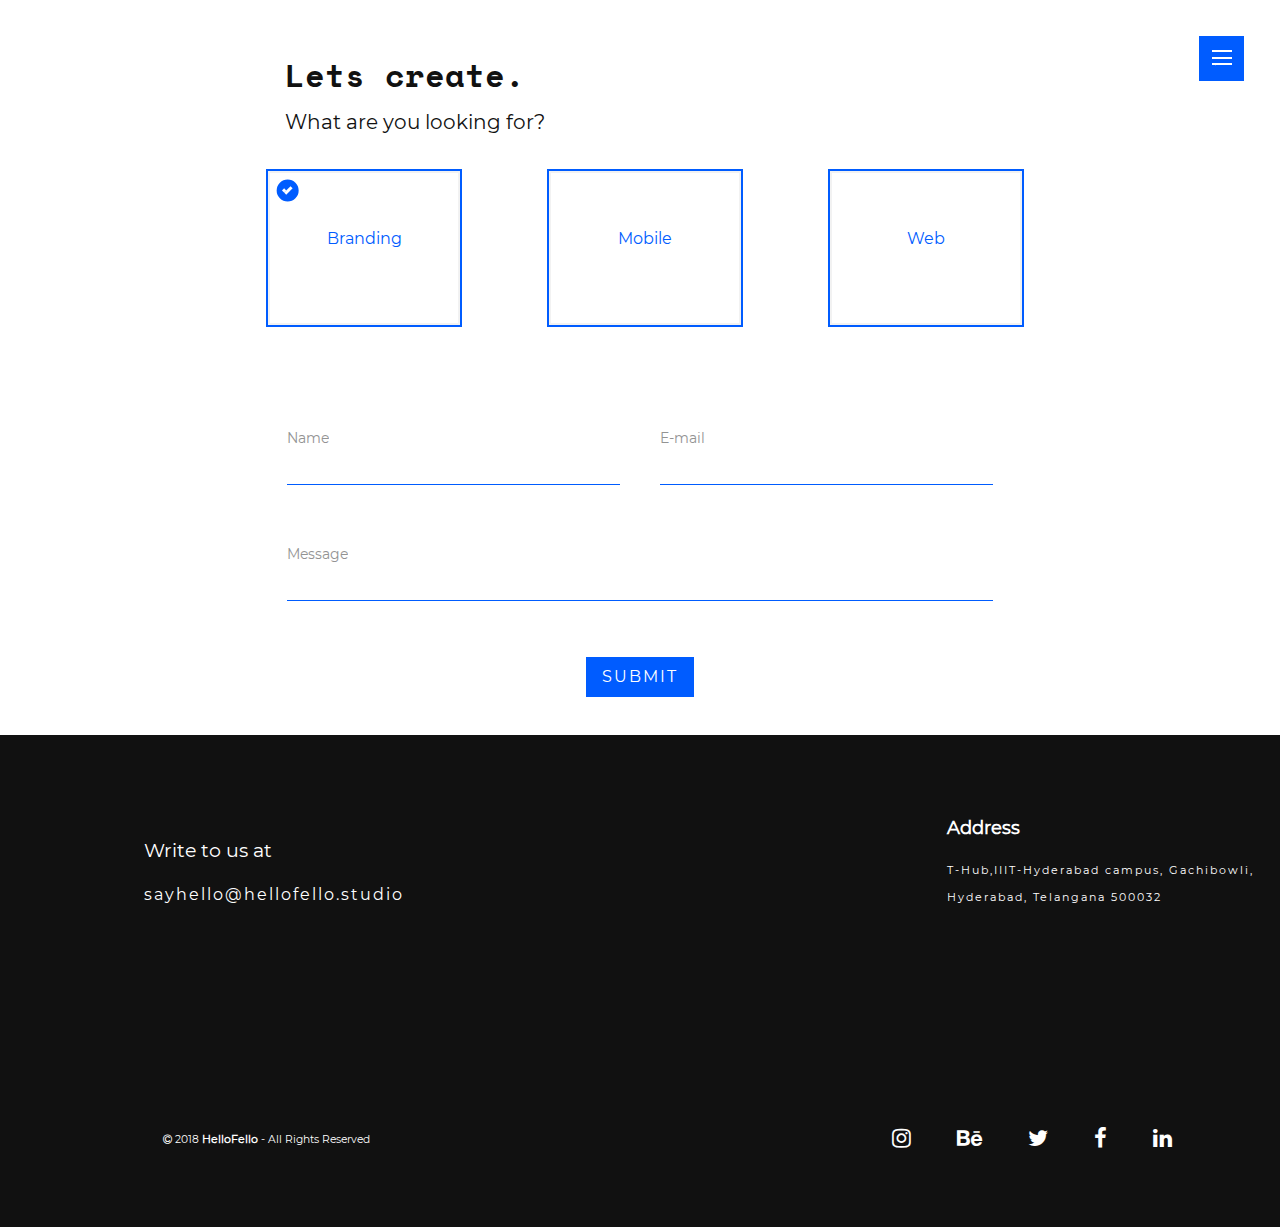
<file: contact.html>
<!DOCTYPE html>
<html lang="en" class="no-js">

<head>
	<!-- Global site tag (gtag.js) - Google Analytics -->
	<script async src="https://www.googletagmanager.com/gtag/js?id=UA-118286700-1"></script>
	<script>
		window.dataLayer = window.dataLayer || [];
		function gtag() { dataLayer.push(arguments); }
		gtag('js', new Date());

		gtag('config', 'UA-118286700-1');
	</script>

	<meta charset="UTF-8" />
	<meta name="viewport" work="width=device-width, initial-scale=1">
	<meta name="author" content="Anurag Jaiswal">
	<title>Contact Us</title>
	<link rel="icon" href="img/logo/favicon.png" type="image/png">

	<meta name="description" work="A collection of decorative animated background shapes powered by WebGL and TweenMax." />
	<meta name="keywords" work="webgl, background, shape, web design, web development, tweenmax, gsap, animation" />
	<link rel="stylesheet" type="text/css" href="https://maxcdn.bootstrapcdn.com/font-awesome/4.7.0/css/font-awesome.min.css">

	<link rel="stylesheet" type="text/css" href="css/hamburger.css" />
	<link rel="stylesheet" type="text/css" href="css/normalize1.css" />
	<link rel="stylesheet" type="text/css" href="css/contact.css" />

	<script src="https://cdnjs.cloudflare.com/ajax/libs/jquery/3.3.1/jquery.js"></script>

	<!--     For Mobile Devices       -->

	<script>
		if (screen.width <= 450) {
			window.location = "https://anurag-jaiswal.github.io/HF-Mobile/";
		}
	</script>

	<!--        End       -->
    
    <!-- Start of HubSpot Embed Code -->
    <script type="text/javascript" id="hs-script-loader" async defer src="//js.hs-scripts.com/5523027.js"></script>
    <!-- End of HubSpot Embed Code -->

</head>


<body class="demo-6 demo-1 loading">

	<div class="content--demo-6">

		<div class="hamburger hamburger--demo-6 js-hover">
			<div class="hamburger__line hamburger__line--01">
				<div class="hamburger__line-in hamburger__line-in--01 hamburger__line-in--demo-5"></div>
			</div>
			<div class="hamburger__line hamburger__line--02">
				<div class="hamburger__line-in hamburger__line-in--02 hamburger__line-in--demo-5"></div>
			</div>
			<div class="hamburger__line hamburger__line--03">
				<div class="hamburger__line-in hamburger__line-in--03 hamburger__line-in--demo-5"></div>
			</div>
			<div class="hamburger__line hamburger__line--cross01">
				<div class="hamburger__line-in hamburger__line-in--cross01 hamburger__line-in--demo-5"></div>
			</div>
			<div class="hamburger__line hamburger__line--cross02">
				<div class="hamburger__line-in hamburger__line-in--cross02 hamburger__line-in--demo-5"></div>
			</div>
		</div>

		<div id="logo">

			<a href="index.html><img src="img/logo/Logo-Png.png" class="img-responsive" style="width: 100px; z-index: 9999;"></a>

		</div>

		<div class="global-menu">
			<div class="global-menu__wrap">
				<a class="global-menu__item global-menu__item--demo-6" href="http://hellofello.studio">Home</a>
				<a class="global-menu__item global-menu__item--demo-6" href="studio.html">Studio</a>
				<a class="global-menu__item global-menu__item--demo-6 active" href="contact.html">Say Hello</a>
				<a class="global-menu__item global-menu__item--demo-6" href="https://medium.com/@gotoxplore" target="_blank">Blog</a>
			</div>
		</div>

	</div>

	<svg class="shape-overlays" viewBox="0 0 100 100" preserveAspectRatio="none">
		<defs>
			<linearGradient id="gradient1" x1="0%" y1="0%" x2="0%" y2="100%">
				<stop offset="0%" stop-color="#005cff" />
				<stop offset="100%" stop-color="#83b6ff" />
			</linearGradient>
			<linearGradient id="gradient2" x1="0%" y1="0%" x2="0%" y2="100%">
				<stop offset="0%" stop-color="#83b6ff" />
				<stop offset="100%" stop-color="#ffffff" />
			</linearGradient>
			<linearGradient id="gradient3" x1="0%" y1="0%" x2="0%" y2="100%">
				<stop offset="0%" stop-color="#c5d5ea" />
				<stop offset="100%" stop-color="#c5d5ea" />
			</linearGradient>
		</defs>
		<path class="shape-overlays__path"></path>
		<path class="shape-overlays__path"></path>
		<path class="shape-overlays__path"></path>
	</svg>
	</div>


	<main>

		<div id="form_container">

			<form role="form" method="post" id="reused_form">

				<div class="" style="background-color: white;" id="contact">
					<div class="work-wrap" id="whitebg">

						<div class="work work--layout-1">

							<h1 class="contact__title">Lets create.</h1>

							<p class="contact__desc">What are you looking for?</p>
						</div>

					</div>
				</div>


				<div class="form-wrapper" style="margin-left: 8%">

					<div class="row cf">

						<div class="three col">
							<input type="checkbox" name="Branding" id="c1" checked><label class="checkbox-label" for="c1">
								<span class="checkmark">
									<div class="checkmark_circle"></div>
									<div class="checkmark_stem"></div>
									<div class="checkmark_kick"></div>
								</span>

								<span class="text">Branding</span></label>
						</div>
						<div class="three col">
							<input type="checkbox" name="Mobile" id="c2"><label class="checkbox-label" for="c2">

								<span class="checkmark">
									<div class="checkmark_circle"></div>
									<div class="checkmark_stem"></div>
									<div class="checkmark_kick"></div>
								</span>
								<!--                      <span class="icon"><i class="fa fa-code" aria-hidden="true"></i></span>-->

								<span class="text">Mobile</span></label>
						</div>
						<div class="three col">
							<input type="checkbox" name="Web" id="c3"><label class="checkbox-label" for="c3">
								<!--                      <span class="icon"><i class="fa fa-paint-brush" aria-hidden="true"></i></span>-->

								<span class="checkmark">
									<div class="checkmark_circle"></div>
									<div class="checkmark_stem"></div>
									<div class="checkmark_kick"></div>
								</span>

								<span class="text">Web</span></label>
						</div>

						<!--
                  <div class="three col">
                    <input type="checkbox" name="c4" id="c4"><label class="checkbox-label" for="c4">                      
                      <span class="text">Frontend Development</span></label>
                  </div>
-->


					</div>
				</div>

				<div class="contact-form row">

					<div class="form-field col x-50">
						<input id="name" class="input-text js-input" name="name" type="text" required>
						<label class="label" for="name">Name</label>
					</div>
					<div class="form-field col x-50">
						<input id="email" class="input-text js-input" name="email" type="email" required>
						<label class="label" for="email">E-mail</label>
					</div>
					<div class="form-field col x-100">
						<textarea id="message" class="input-text js-input" name="Message" type="textarea" rows="10" cols="200" required></textarea>
						<label class="label" for="message">Message</label>
					</div>
					<div class="form-field col x-100 align-center">
						<input class="submit-btn" type="submit" value="Submit">
					</div>

			</form>

			</div>

			<div id="success_message">
				<h3>Hello, Thank you for reaching out to us. We will get back to you shortly. </h3>

			</div>

			<div id="error_message" style="width:100%; height:100%; display:none; ">
				<h3>Error</h3> Sorry there was an error sending your form.
			</div>


			<footer class="myFooter" id="footer-wrapper">


				<div class="content__section">
					<div class="content__contact">


						<div style="margin-top: -95px;">
							<a href="contact">
								<h6>Write to us at</h6>
							</a>
							<a class="mail" href="mailto:sayhello@hellofello.studio">sayhello@hellofello.studio</a></div>



					</div>
				</div>

				<div class="address-section">
					<h3 class="address-title"> Address </h3>
					<p class="address"> T-Hub,IIIT-Hyderabad campus, Gachibowli,<br> Hyderabad, Telangana 500032 </p>
				</div>
				<div class="footer-icons">
					<a href="https://www.instagram.com/hellofello.studio/" class="generic-anchor" target="_blank"><i class="fa fa-instagram"></i></a>
					<a href="https://www.behance.net/hellofello" class="generic-anchor" target="_blank"><i class="fa fa-behance"></i></a>
					<a href="https://twitter.com/sayhellofello" class="generic-anchor" target="_blank"><i class="fa fa-twitter"></i></a>
					<a href="https://www.facebook.com/hellofello.studio" class="generic-anchor" target="_blank"><i class="fa fa-facebook"></i></a>
					<a href="https://www.linkedin.com/company/13278380/" class="generic-anchor" target="_blank"><i class="fa fa-linkedin"></i></a>
				</div>
				</section>
				<section class="footer-bottom">
					<div class="footer-bottom-wrapper">
						<i class="fa fa-copyright" role="copyright"></i> 2018 <a href="#"><strong>HelloFello</strong></a>
						<span class="footer-bottom-rights"> - All Rights Reserved</span>
					</div>
				</section>
			</footer>

	</main>


	<script>
		$(function () {
			function after_form_submitted(data) {
				if (data.result == 'success') {
					$('form#reused_form').hide();
					$('#success_message').show();
					$('#error_message').hide();
				}
				else {
					$('#error_message').append('<ul></ul>');

					jQuery.each(data.errors, function (key, val) {
						$('#error_message ul').append('<li>' + key + ':' + val + '</li>');
					});
					$('#success_message').hide();
					$('#error_message').show();

					//reverse the response on the button
					$('button[type="button"]', $form).each(function () {
						$btn = $(this);
						label = $btn.prop('orig_label');
						if (label) {
							$btn.prop('type', 'submit');
							$btn.text(label);
							$btn.prop('orig_label', '');
						}
					});

				}//else
			}

			$('#reused_form').submit(function (e) {
				e.preventDefault();

				$form = $(this);
				//show some response on the button
				$('button[type="submit"]', $form).each(function () {
					$btn = $(this);
					$btn.prop('type', 'button');
					$btn.prop('orig_label', $btn.text());
					$btn.text('Sending ...');
				});


				$.ajax({
					type: "POST",
					url: 'handler.php',
					data: $form.serialize(),
					success: after_form_submitted,
					dataType: 'json'
				});

			});
		});
	</script>

	<!-- Redirect after submit the contact form -->

	<script>
		document.getElementById("reused_form").addEventListener("submit", myFunction);

		function myFunction() {
			setTimeout(function () {
				window.location.href = "https://anurag-jaiswal.github.io/HF-Web/";
			}, 4000);
		}
	</script>

	<!-- End -->

	<script>
		$('#message').keyup(function () {
			if ($(this).val()) {
				$(this).addClass('not-empty');
			} else {
				$(this).removeClass('not-empty');
			}
		});
	</script>



	<script src="js/easings.js"></script>
	<script src="js/demo6.js"></script>

	<script src="js/demohome.js"></script>
	<script src="js/perlin.js"></script>
	<!-- <script src="js/TweenMax.min.js"></script> -->

</body>

</html>
</file>
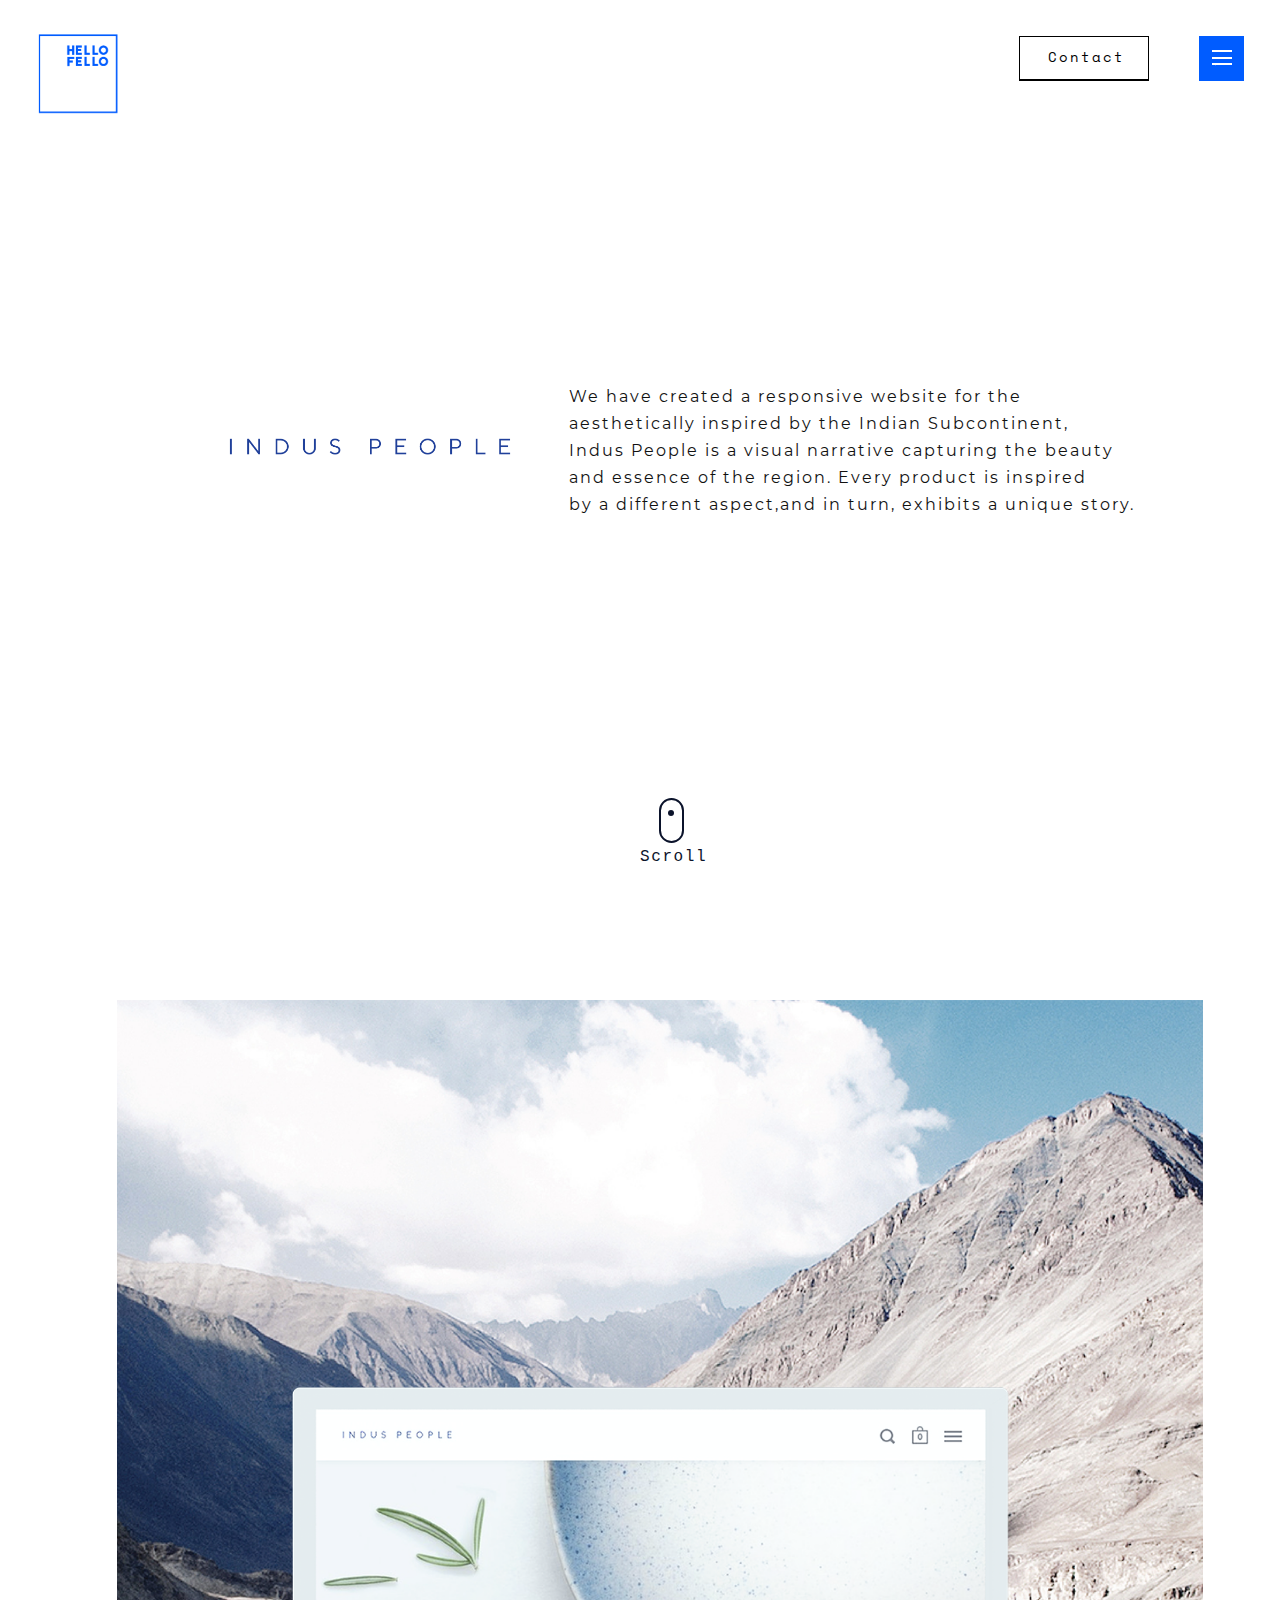
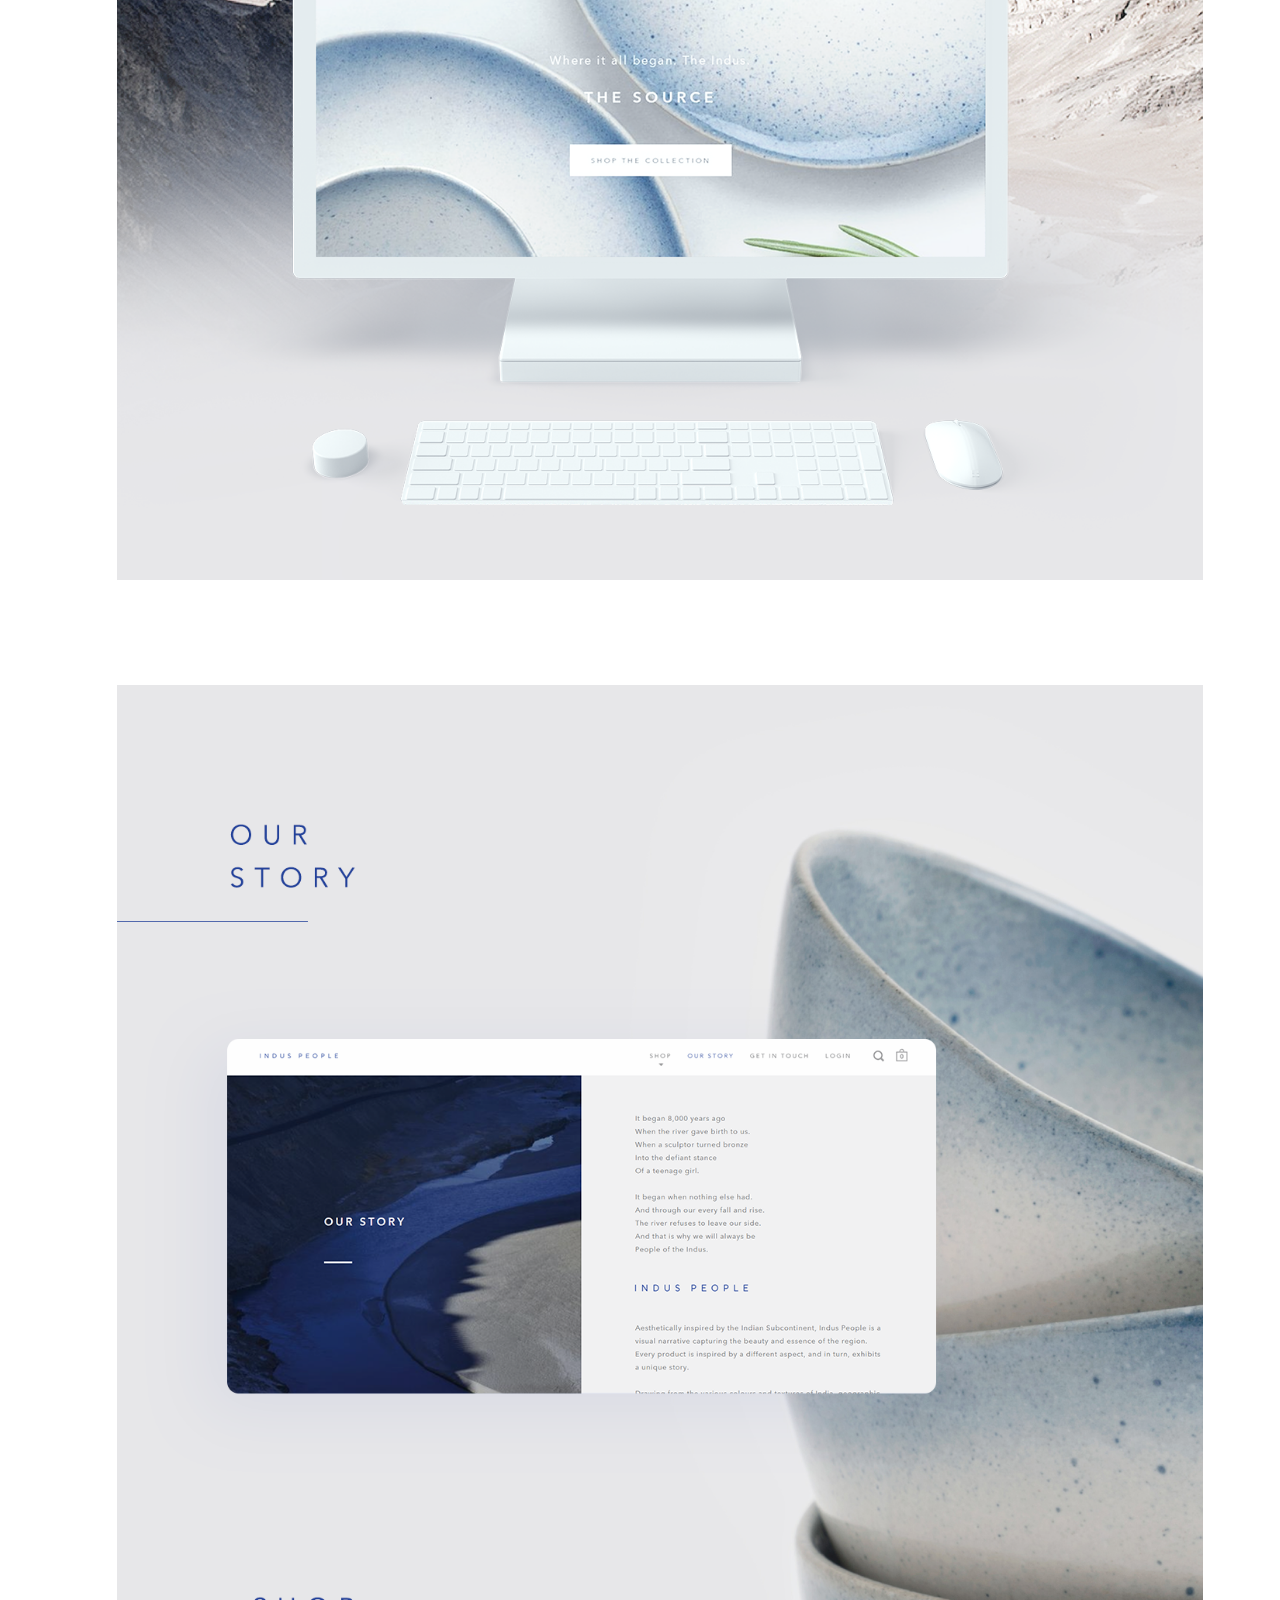
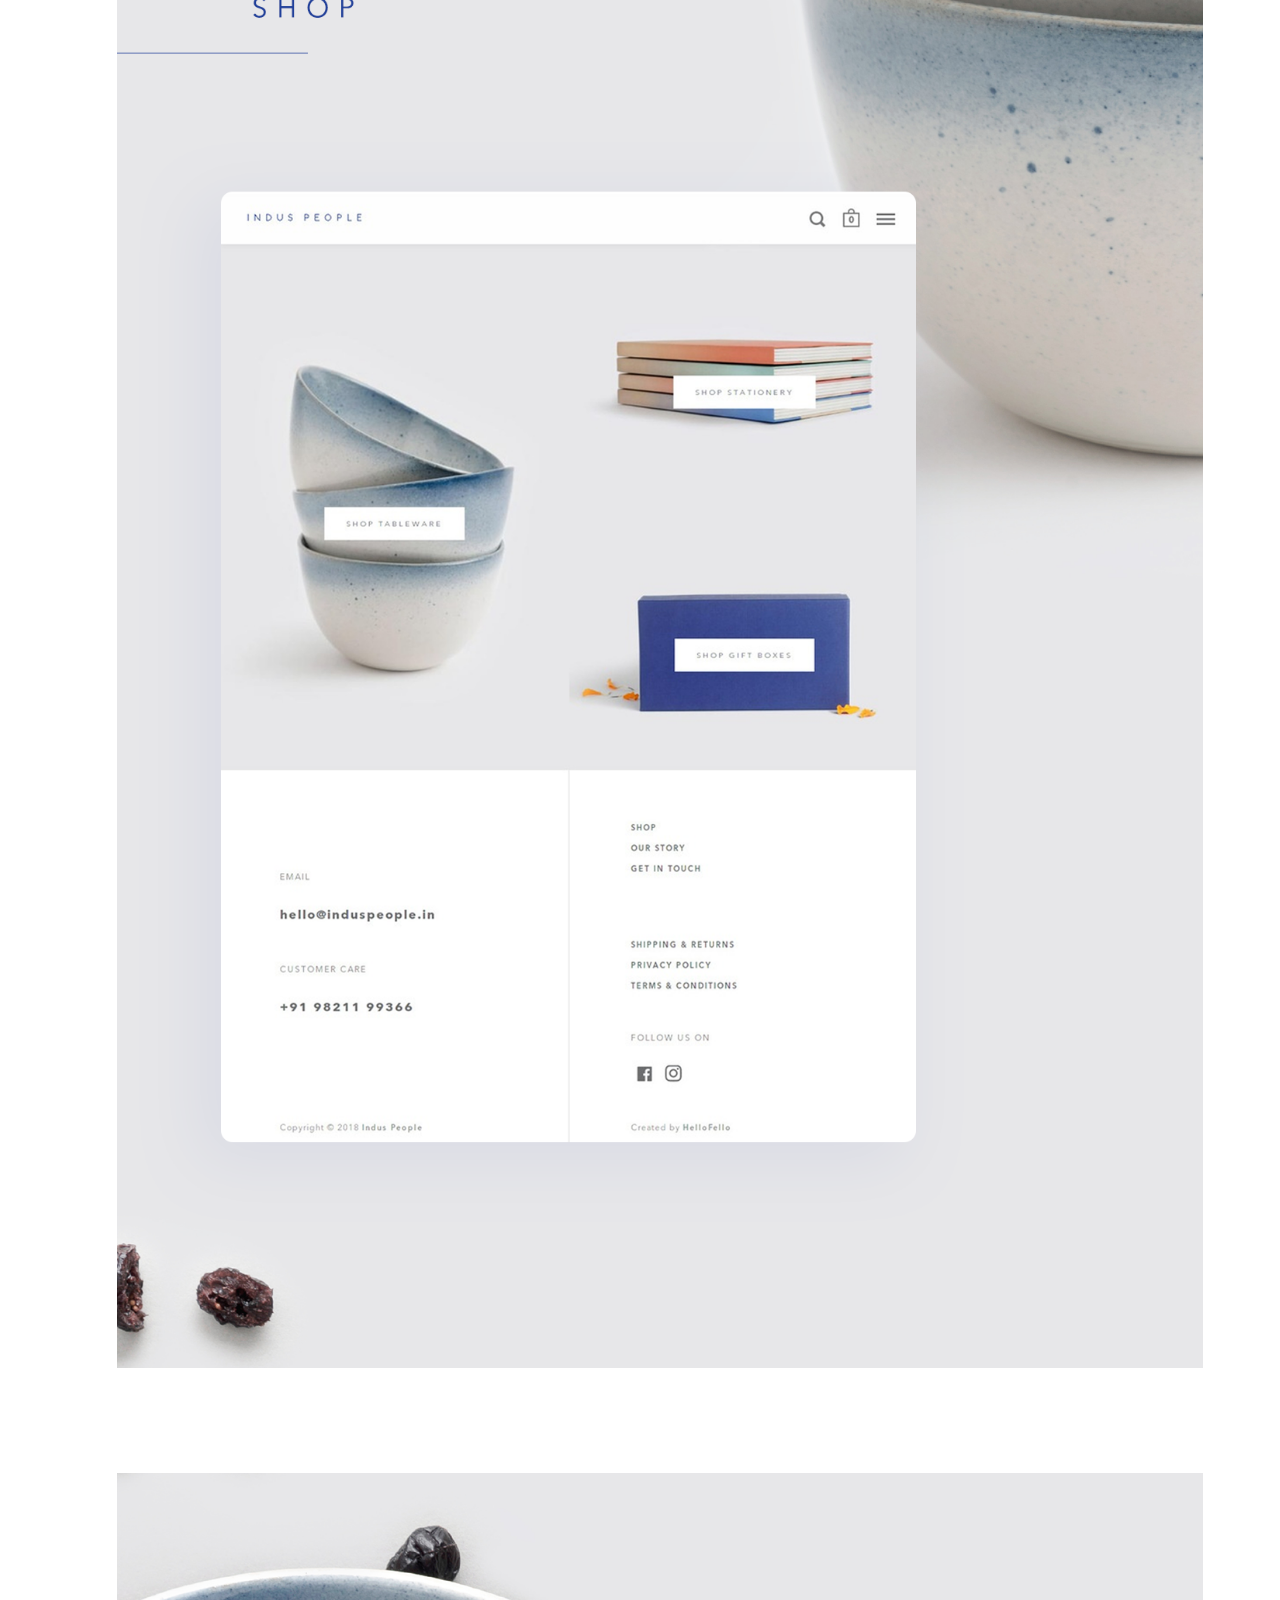
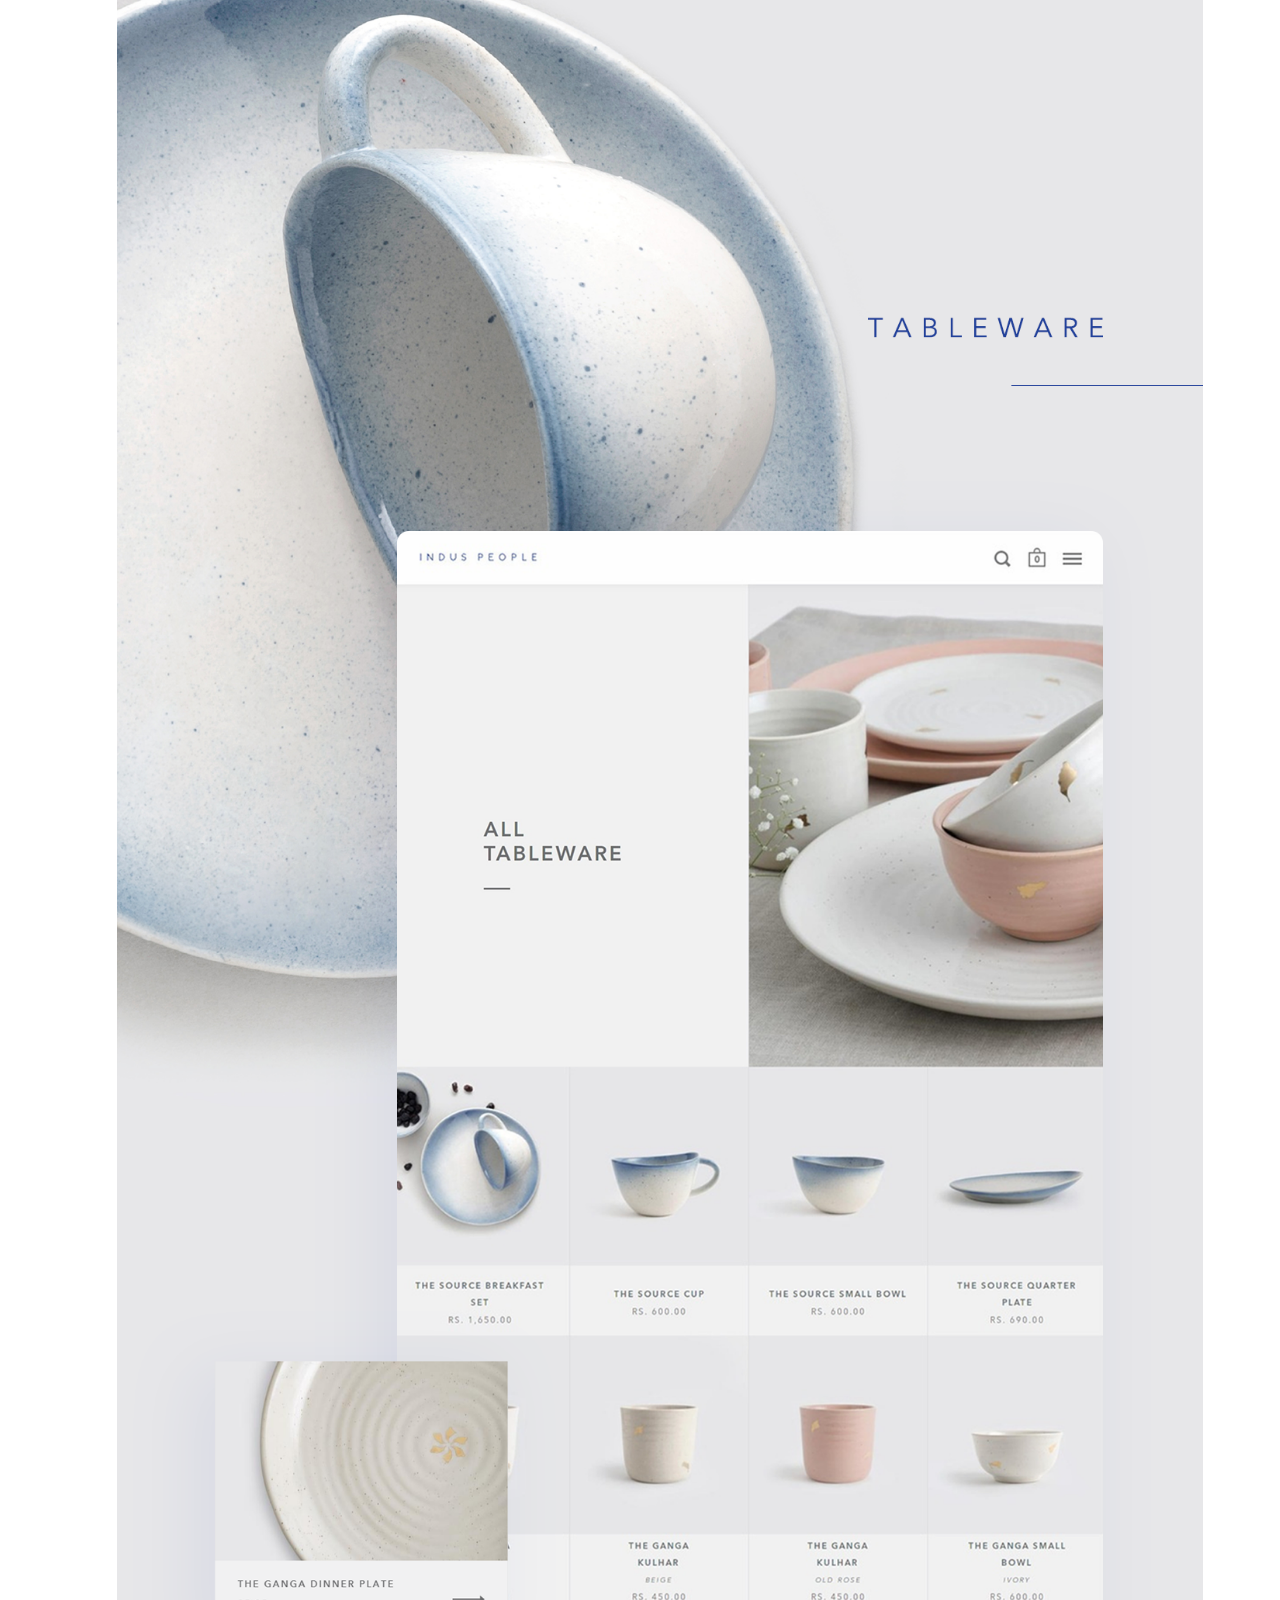
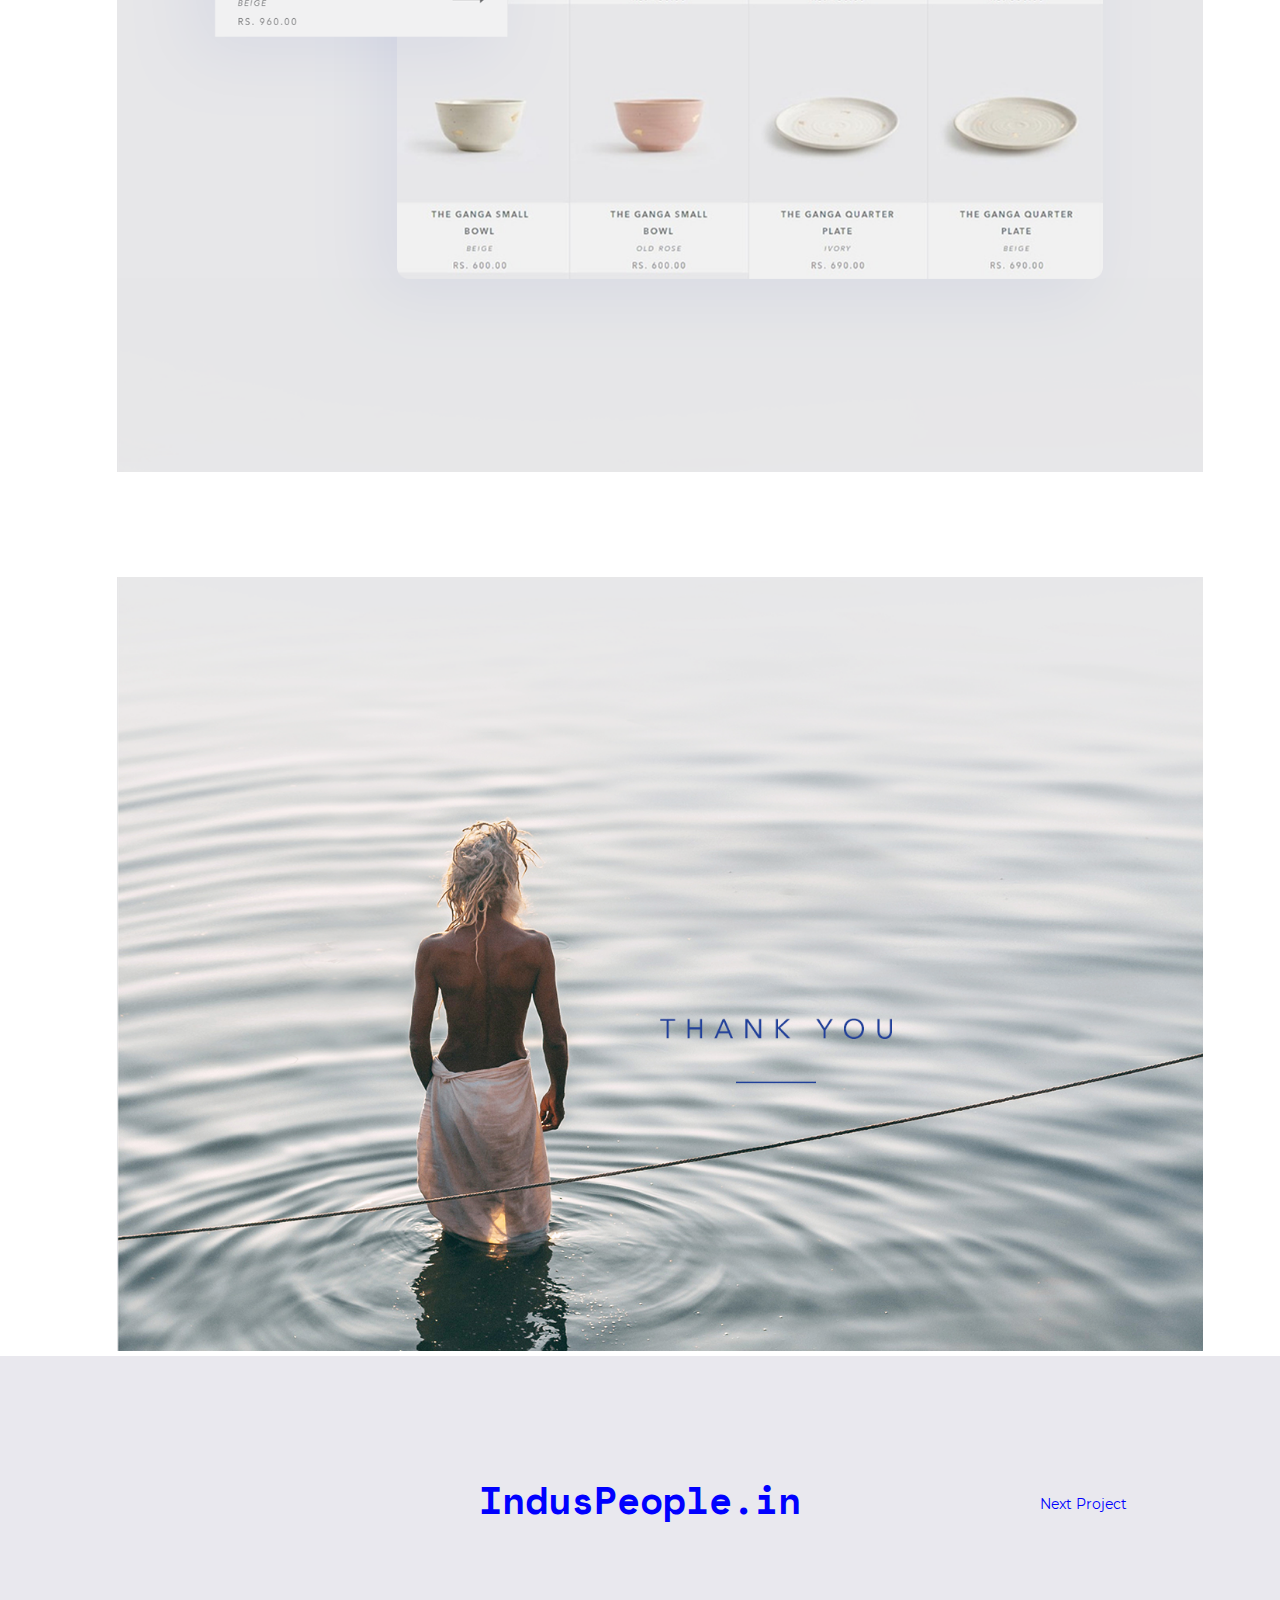
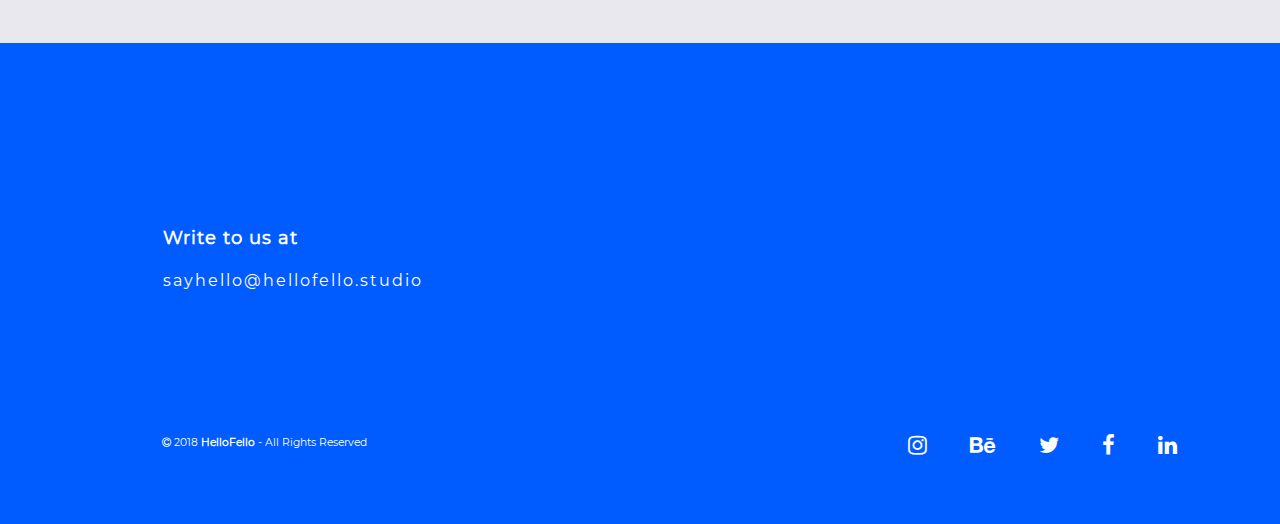
<file: IndusPeople.html>
<!DOCTYPE html>
<html lang="en" class="no-js">

<head>

	<meta charset="UTF-8" />
	<meta name="viewport" work="width=device-width, initial-scale=1">
	<title>IndusPeople</title>
	<link rel="icon" href="img/logo/favicon.png" type="image/png">
	<meta name="description" work="A set of morphing shape overlays with SVG" />
	<meta name="keywords" work="shape, SVG, morphing, web development, web design, javascript" />

	<meta name="description" work="A collection of decorative animated background shapes powered by WebGL and TweenMax." />
	<meta name="keywords" work="webgl, background, shape, web design, web development, tweenmax, gsap, animation" />

	<link rel="stylesheet" type="text/css" href="https://maxcdn.bootstrapcdn.com/font-awesome/4.7.0/css/font-awesome.min.css">
	<link href="https://maxcdn.bootstrapcdn.com/bootstrap/3.3.7/css/bootstrap.min.css">

	<link rel="stylesheet" type="text/css" href="css/discbase.css" />


	<link rel="stylesheet" type="text/css" href="css/hamburger.css" />

	<link rel="stylesheet" type="text/css" href="css/normalize.css" />
	<link rel="stylesheet" type="text/css" href="css/demo3.css" />

	<link rel="stylesheet" type="text/css" href="css/base.css" />
	<link rel="stylesheet" type="text/css" href="css/normalize1.css" />
	<link rel="stylesheet" type="text/css" href="css/projects.css" />
	<link rel="stylesheet" type="text/css" href="css/disc.css" />
	<link rel="stylesheet" type="text/css" href="css/component.css" />

	<script src="https://cdnjs.cloudflare.com/ajax/libs/jquery/3.3.1/jquery.js"></script>


	<script>
		$(window).scroll(function () {
			$(".dumba").find("a").css("opacity", 1 - ($(window).scrollTop() / 100));
		})
	</script>
	
	<!-- Start of HubSpot Embed Code -->
    <script type="text/javascript" id="hs-script-loader" async defer src="//js.hs-scripts.com/5523027.js"></script>
    <!-- End of HubSpot Embed Code -->

</head>


<body class="demo-6 demo-1">

	<div class="svg-wrap">

		<svg width="0" height="0" viewBox="0 0 0 0">
			<path id="arrow-left-3" d="M44.797 17.28l0.003 29.44-25.6-14.72z" />
		</svg>
		<svg width="0" height="0" viewBox="0 0 0 0">
			<path id="arrow-right-3" d="M19.203 17.28l-0.003 29.44 25.6-14.72z" />
		</svg>

	</div>

	<a href="contact.html" <div class="basicBox"> Contact
		<svg width="130" height="65" viewBox="0 0 130 65" xmlns="http://www.w3.org/2000/svg">
			<rect x='0' y='0' fill='none' width='130' height='65'/>
		</svg>
		</div>
	</a>

	<div class="content--demo-6">

		<div class="hamburger hamburger--demo-6 js-hover">
			<div class="hamburger__line hamburger__line--01">
				<div class="hamburger__line-in hamburger__line-in--01 hamburger__line-in--demo-5"></div>
			</div>
			<div class="hamburger__line hamburger__line--02">
				<div class="hamburger__line-in hamburger__line-in--02 hamburger__line-in--demo-5"></div>
			</div>
			<div class="hamburger__line hamburger__line--03">
				<div class="hamburger__line-in hamburger__line-in--03 hamburger__line-in--demo-5"></div>
			</div>
			<div class="hamburger__line hamburger__line--cross01">
				<div class="hamburger__line-in hamburger__line-in--cross01 hamburger__line-in--demo-5"></div>
			</div>
			<div class="hamburger__line hamburger__line--cross02">
				<div class="hamburger__line-in hamburger__line-in--cross02 hamburger__line-in--demo-5"></div>
			</div>
		</div>

		<div id="logo">

			<a href="index.html"><img src="img/logo/Logo-Png.png" class="img-responsive" style="width: 100px; z-index: 9999;"></a>

		</div>

		<div class="content">

			<img src="img/IndusPeople/IP.png" class="img-responsive" draggable="false" style="width: 320px; z-index: 99;margin-top: -25%; margin-left: -26%;">

			<div class="content__inner">

				<!-- <h2 class="kidsifu__title">Kidsifu</h2> -->

				<p class="opasa__desc">We have created a responsive website for the<br> aesthetically inspired by the Indian Subcontinent,
                    <br>Indus People is a visual narrative capturing the beauty<br> and essence of the region. 
                    Every product is inspired<br> by a different aspect,and in turn, exhibits a unique story.
				</p>

			</div>
		</div>


		<arrow id="section10" class="dumba">

			<a href="#IndusPeople"><span></span>Scroll</a>

		</arrow>


		<div class="global-menu">
			<div class="global-menu__wrap">
				<a class="global-menu__item global-menu__item--demo-6" href="index.html">Home</a>
				<a class="global-menu__item global-menu__item--demo-6" href="studio.html">Studio</a>
				<a class="global-menu__item global-menu__item--demo-6" href="contact.html">Say Hello</a>
				<a class="global-menu__item global-menu__item--demo-6" href="https://medium.com/@gotoxplore" target="_blank">Blog</a>
			</div>
		</div>

		<svg class="shape-overlays" viewBox="0 0 100 100" preserveAspectRatio="none">
			<defs>
				<linearGradient id="gradient1" x1="0%" y1="0%" x2="0%" y2="100%">
					<stop offset="0%" stop-color="#005cff" />
					<stop offset="100%" stop-color="#83b6ff" />
				</linearGradient>
				<linearGradient id="gradient2" x1="0%" y1="0%" x2="0%" y2="100%">
					<stop offset="0%" stop-color="#83b6ff" />
					<stop offset="100%" stop-color="#ffffff" />
				</linearGradient>
				<linearGradient id="gradient3" x1="0%" y1="0%" x2="0%" y2="100%">
					<stop offset="0%" stop-color="#c5d5ea" />
					<stop offset="100%" stop-color="#c5d5ea" />
				</linearGradient>
			</defs>
			<path class="shape-overlays__path"></path>
			<path class="shape-overlays__path"></path>
			<path class="shape-overlays__path"></path>
		</svg>
	</div>


	<div class="" id="IndusPeople">

		<div class="kidsifu__section" style="margin-top: 5%;">
			<a class="content__link"><img class="content__img img-responsive" draggable="false" src="img/IndusPeople/1.png" width="900px" alt="img"/></a>
			<!--					<h2 class="content__text">Logo Design</h2>-->
		</div>
		
		<div class="kidsifu__section">
			<a class="content__link"><img class="content__img img-responsive" draggable="false" src="img/IndusPeople/3.png" width="900px" alt="img"/></a>
			<!--					<h2 class="content__text">Web Design</h2>-->
		</div>
		<div class="kidsifu__section">
			<a class="content__link"><img class="content__img img-responsive" draggable="false" src="img/IndusPeople/4.png" width="900px" alt="img"/></a>
			<!--					<h2 class="content__text">Web Design</h2>-->
		</div>

		<div class="kidsifu__section">
			<a class="content__link"><img class="content__img img-responsive" draggable="false" src="img/IndusPeople/5.png" width="900px" alt="img"/></a>

		</div>


		<div class="content__section13">
			<div class="pipra__site">
				<a href="IndusPeople.html" target="_blank">IndusPeople.in</a>

			</div>

			<nav class="nav-multithumb">
				<!-- <a class="prev" href="opasa">
						<span class="icon-wrap" title="Opasa">Previous project</span>
						
					</a> -->
				<a class="next" href="kidsifu.html">
						<span class="icon-wrap" title="Kidsifu">Next Project</span>
					
					</a>
			</nav>

		</div>


	</div>

	<footer class="myFooter" id="footer-wrapper">

		<div class="content__section">
			<div class="content__contact">
				<div style="margin-top:-130px;">
					<a href="contact">
						<h6>Write to us at</h6>
					</a>
					<a class="mail" href="mailto:sayhello@hellofello.studio">sayhello@hellofello.studio</a>
				</div>

			</div>
		</div>

		<div class="footer-icons">
			<a href="https://www.instagram.com/hellofello.studio/" class="generic-anchor" target="_blank"><i class="fa fa-instagram"></i></a>
			<a href="https://www.behance.net/hellofello" class="generic-anchor" target="_blank"><i class="fa fa-behance"></i></a>
			<a href="https://twitter.com/sayhellofello" class="generic-anchor" target="_blank"><i class="fa fa-twitter"></i></a>
			<a href="https://www.facebook.com/hellofello.studio" class="generic-anchor" target="_blank"><i class="fa fa-facebook"></i></a>
			<a href="https://www.linkedin.com/company/13278380/" class="generic-anchor" target="_blank"><i class="fa fa-linkedin"></i></a>
		</div>
		</section>
		<section class="footer-bottom">
			<div class="footer-bottom-wrapper">
				<i class="fa fa-copyright" role="copyright"></i> 2018 <a href="#"><strong>HelloFello</strong></a> <span class="footer-bottom-rights"> - All Rights Reserved</span>
			</div>
		</section>
	</footer>


	</main>


	<!-- Work  -->

	<script src="js/imagesloaded.pkgd.min.js"></script>
	<script src="js/scrollMonitor.js"></script>
	<script src="js/imagesloaded.pkgd.min.js"></script>

	<!-- Home  -->

	<script src="js/demoham.js"></script>
	<script src="js/easings.js"></script>
	<script src="js/demo6.js"></script>
	<script src="js/demohome.js"></script>

	<script src="js/three.min.js"></script>
	<script src="js/perlin.js"></script>


</body>

</html>
</file>
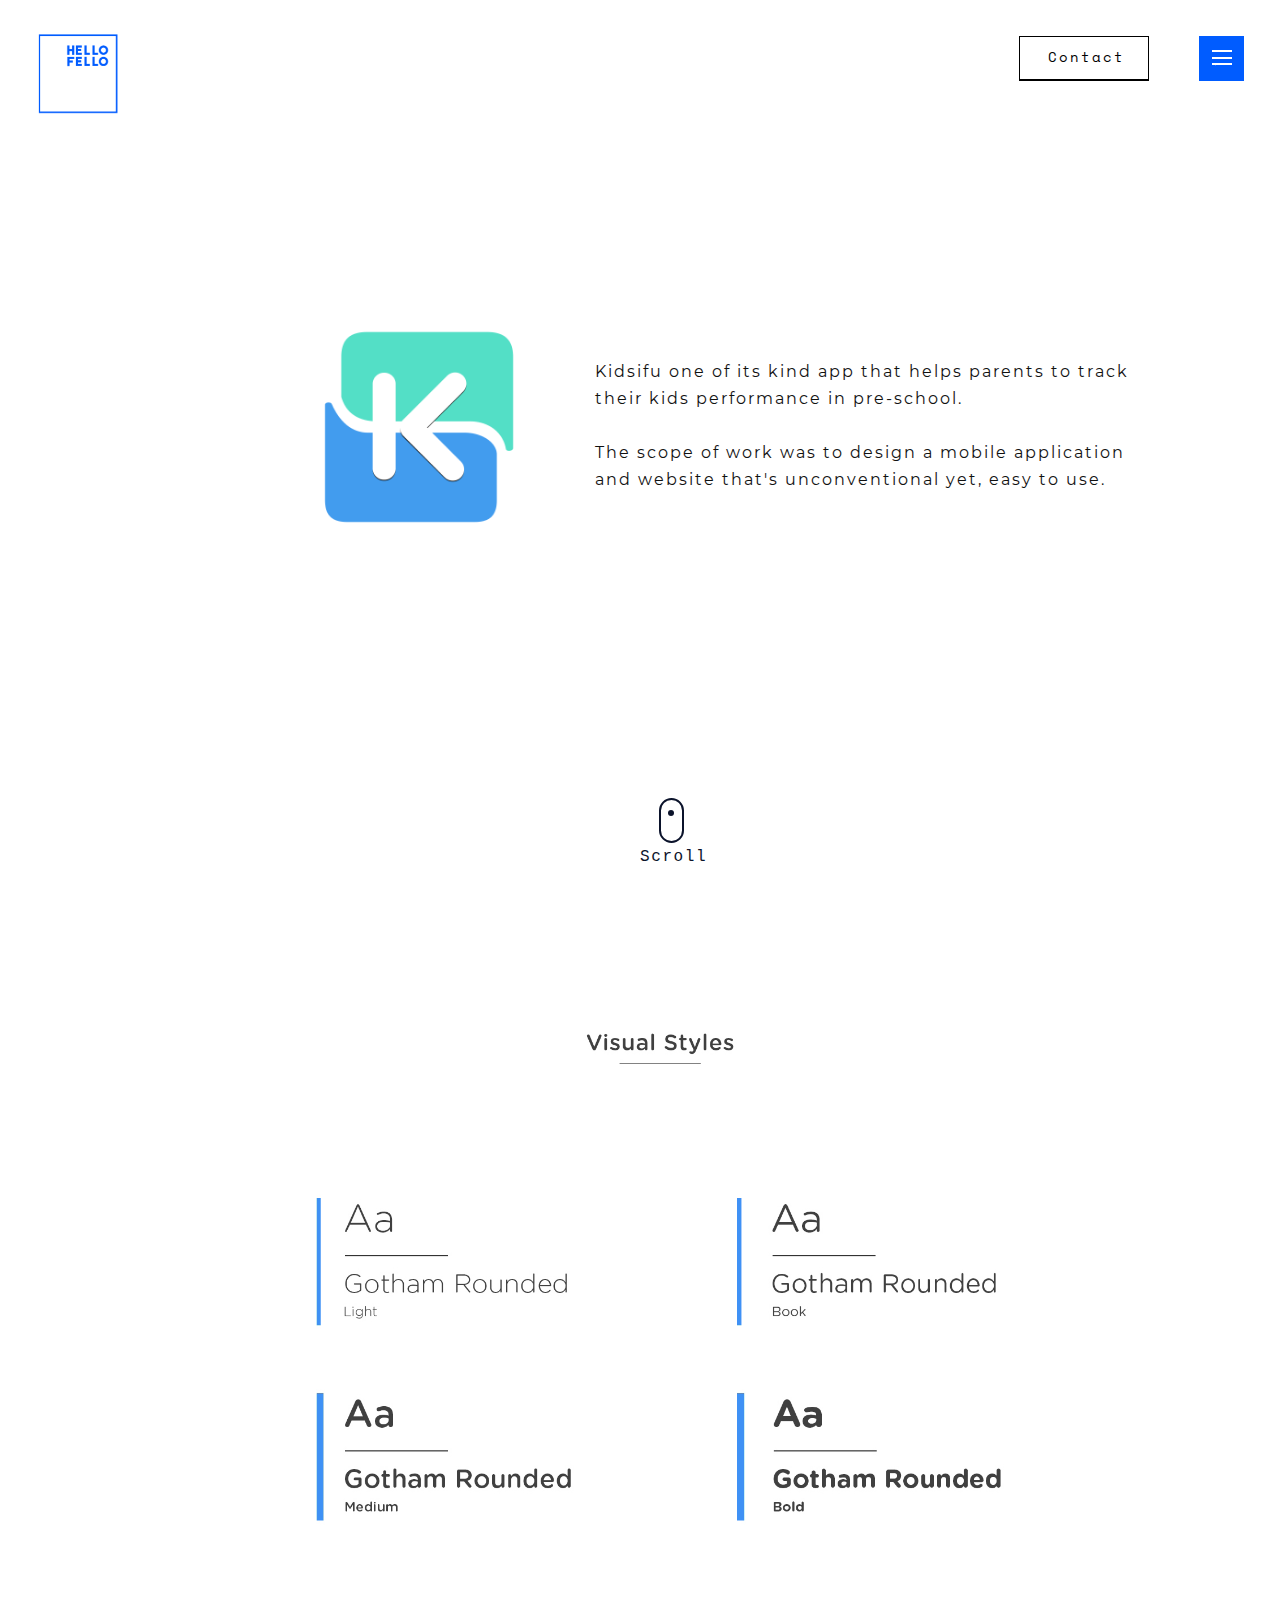
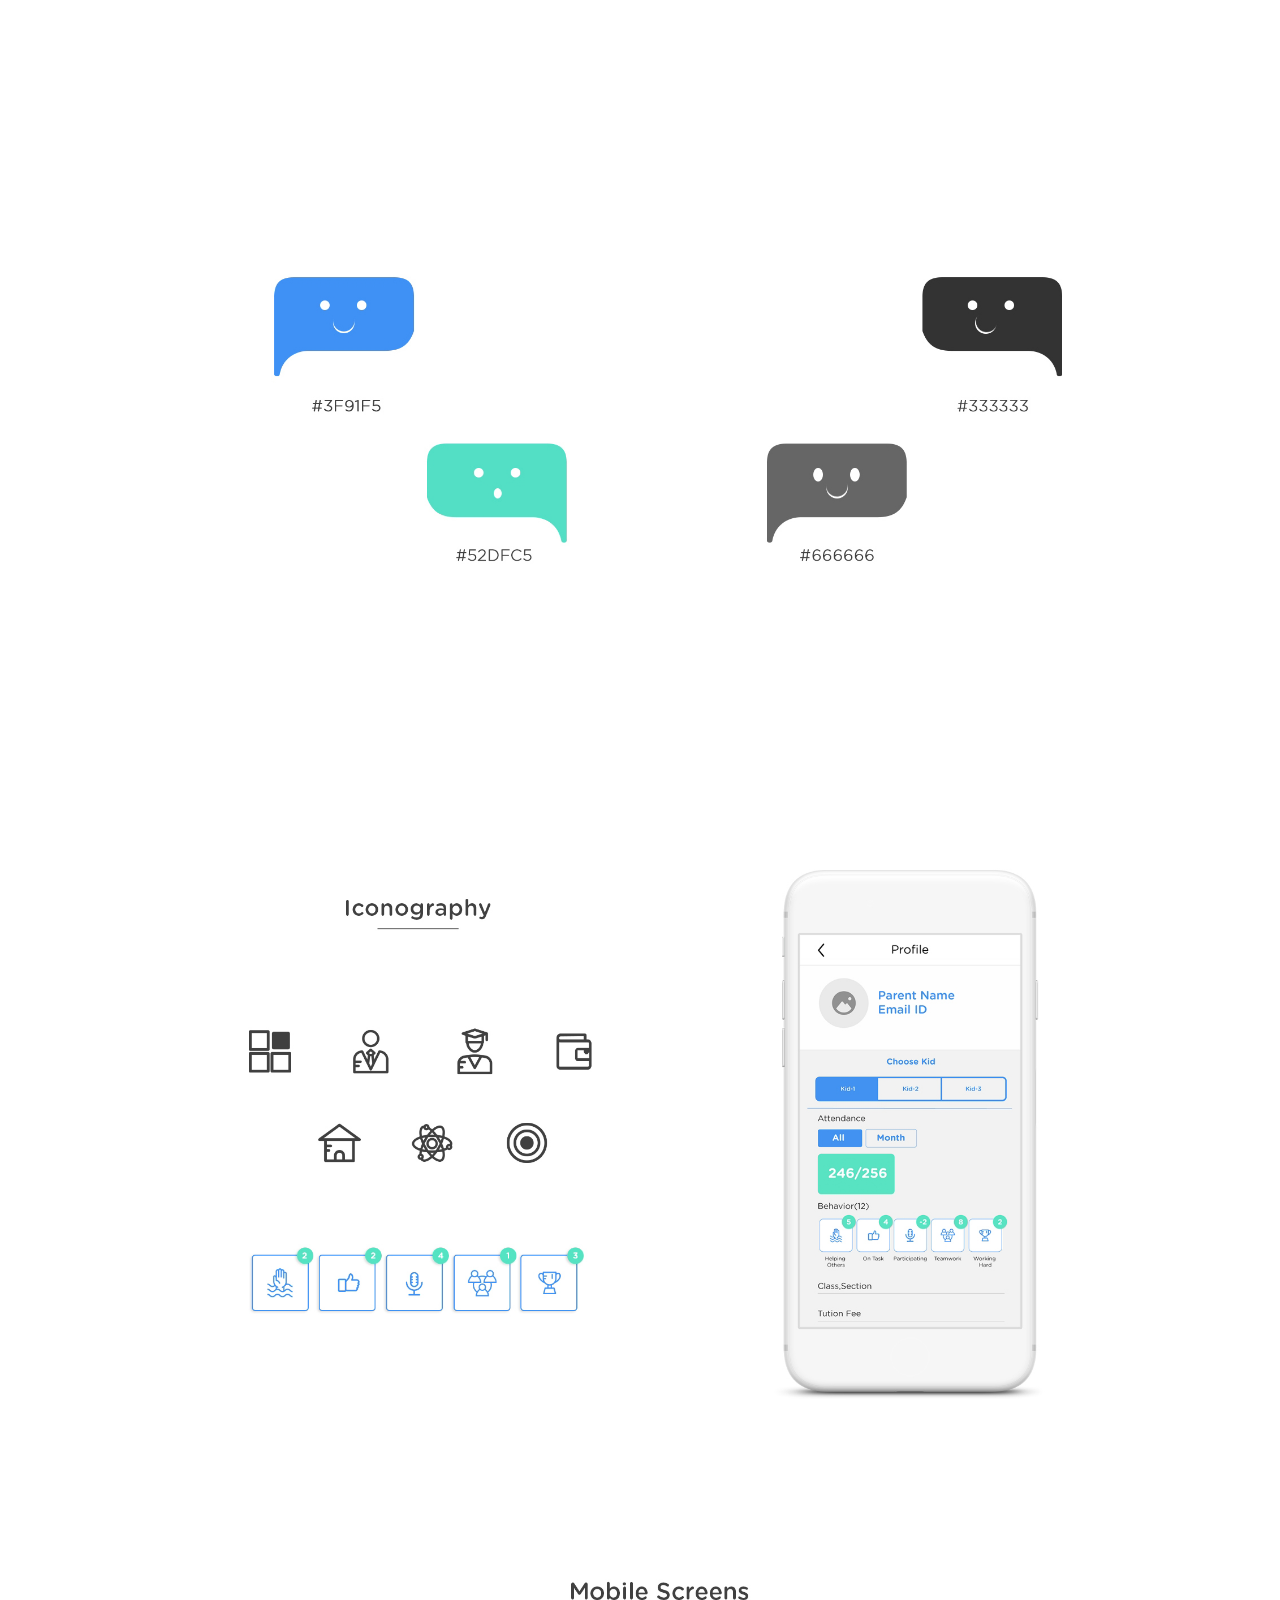
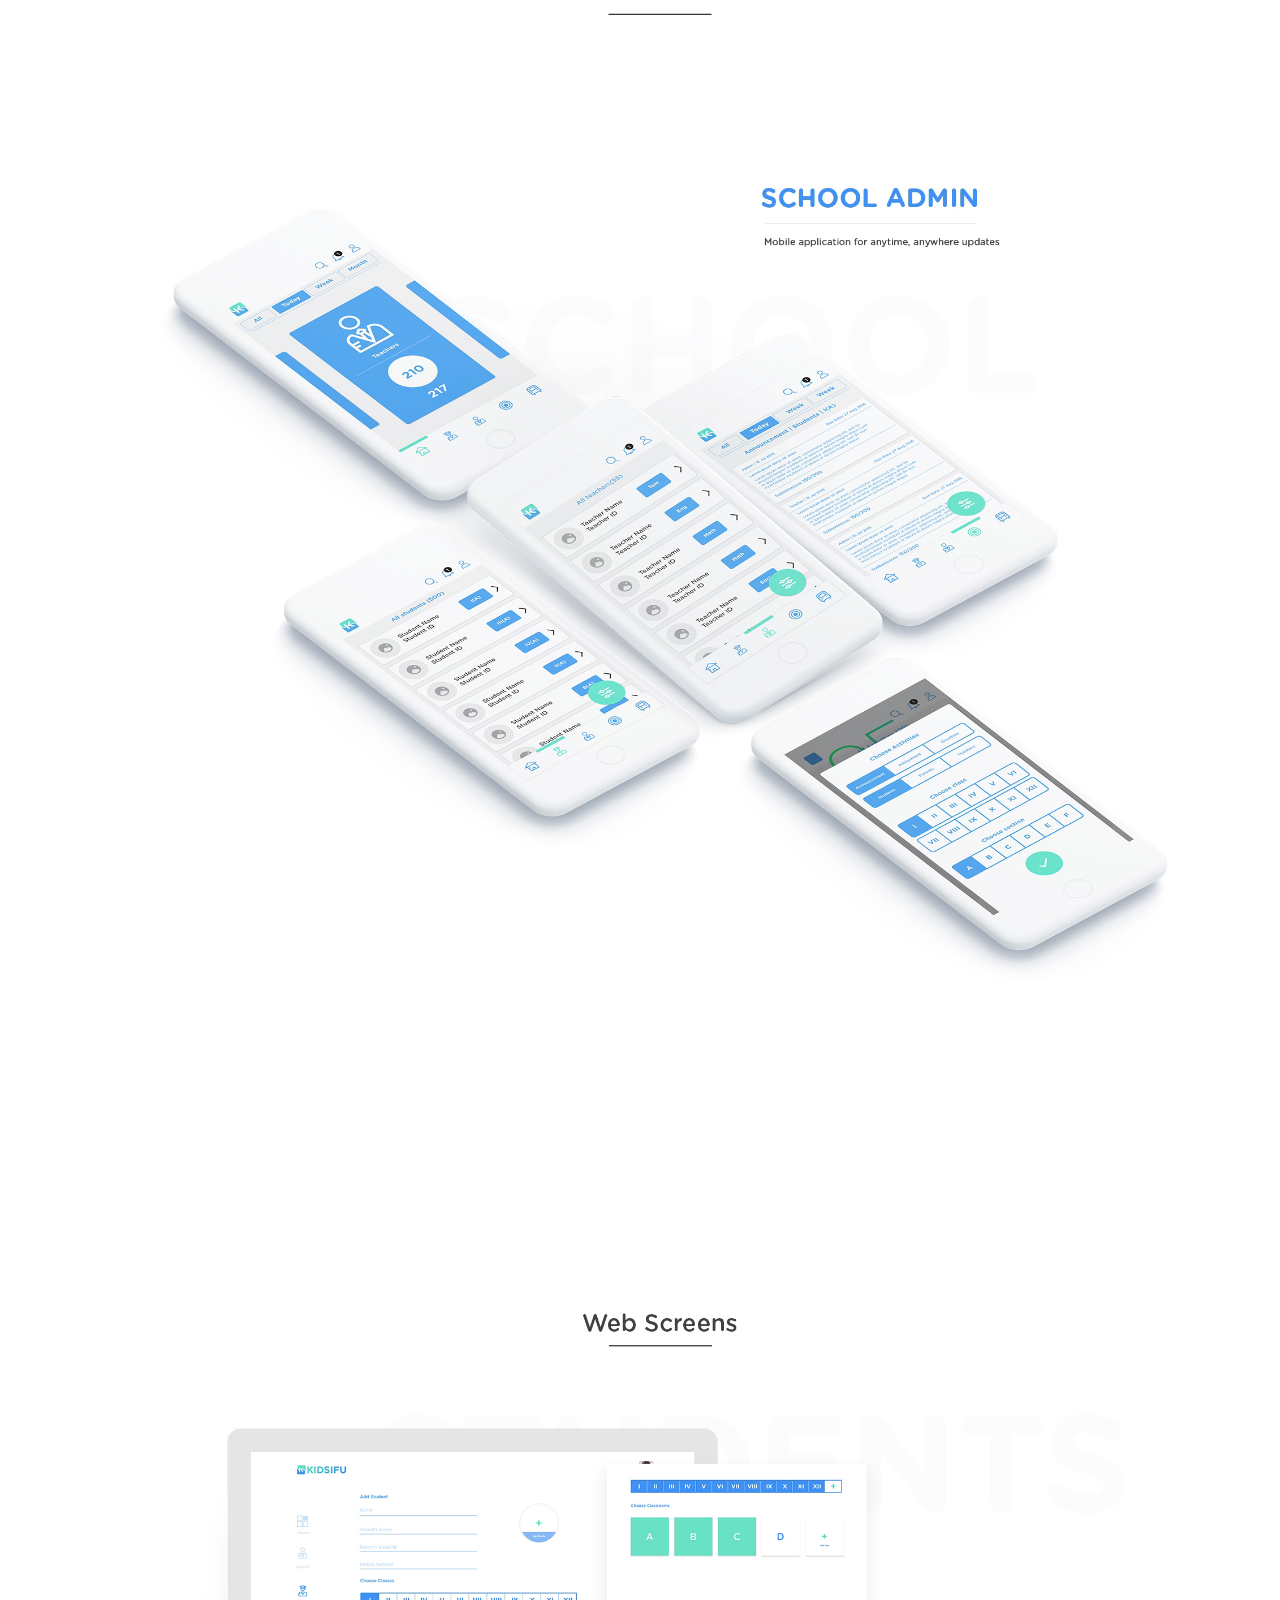
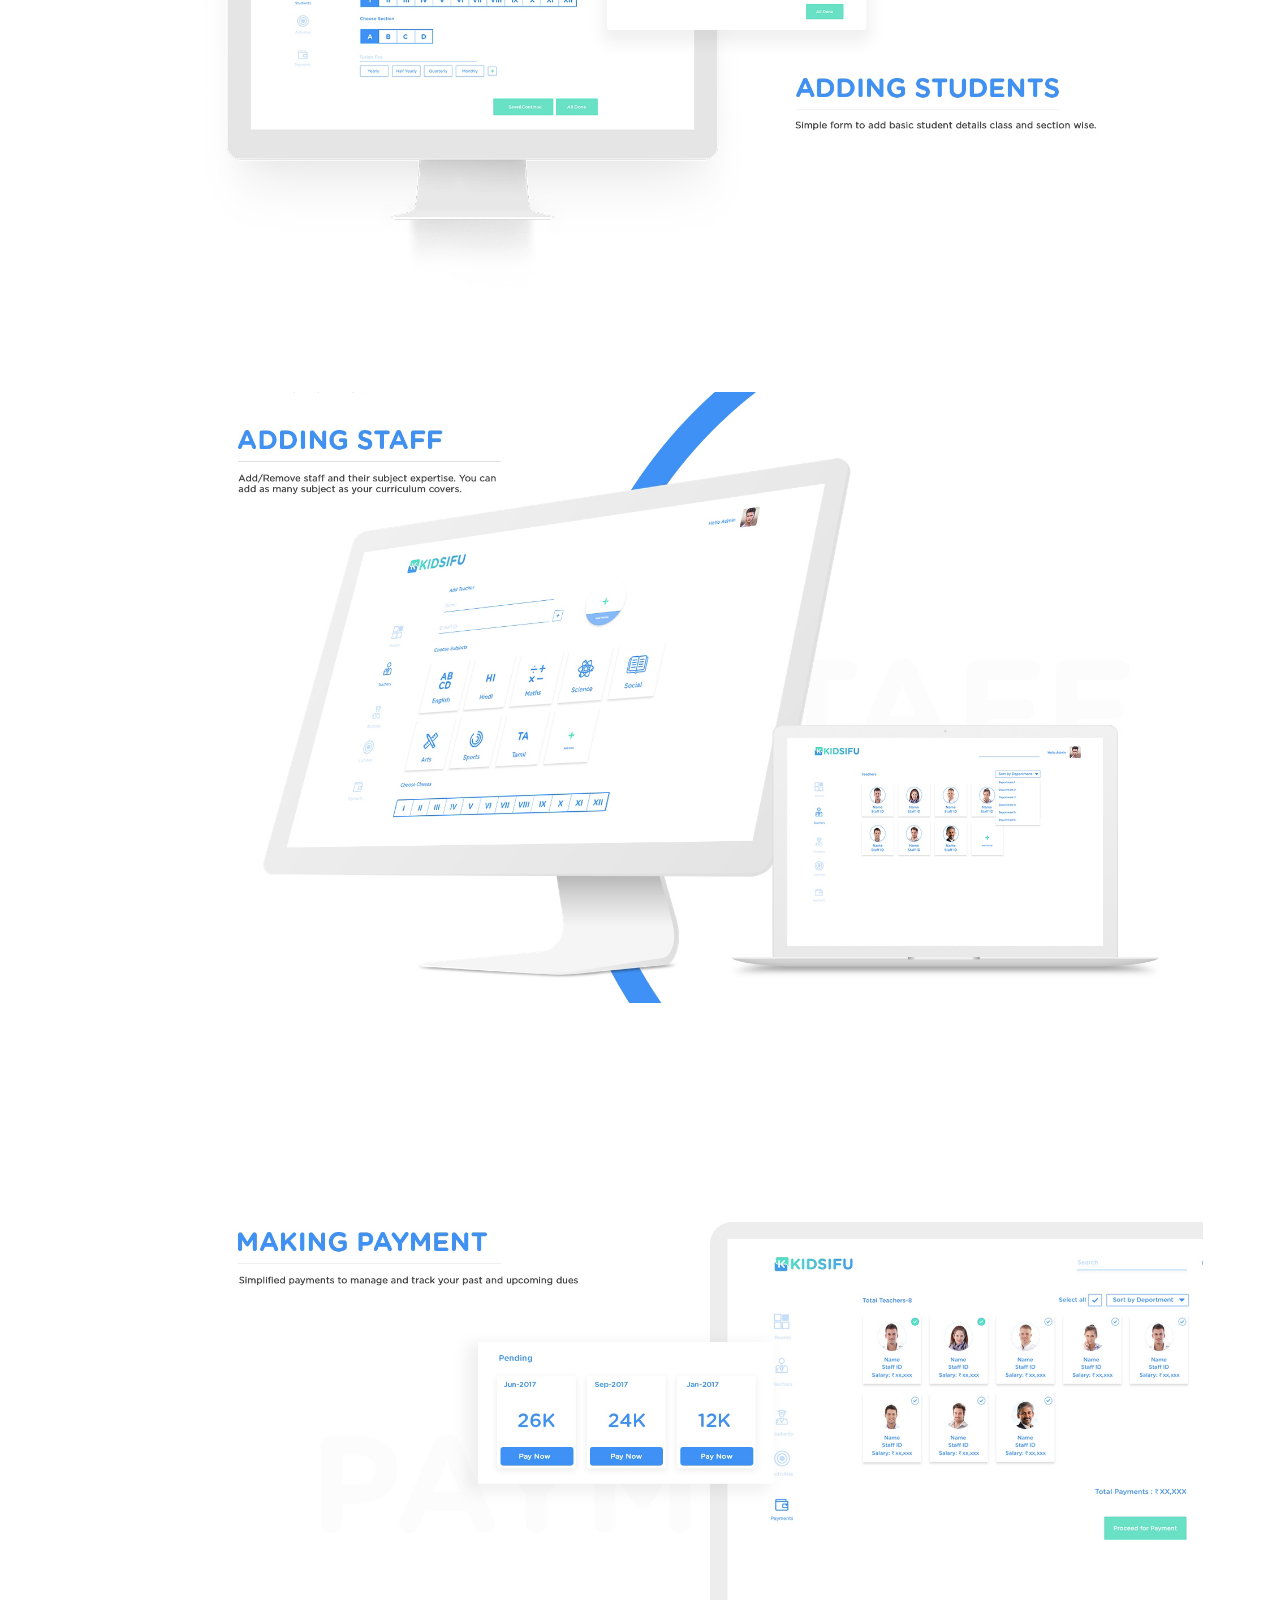
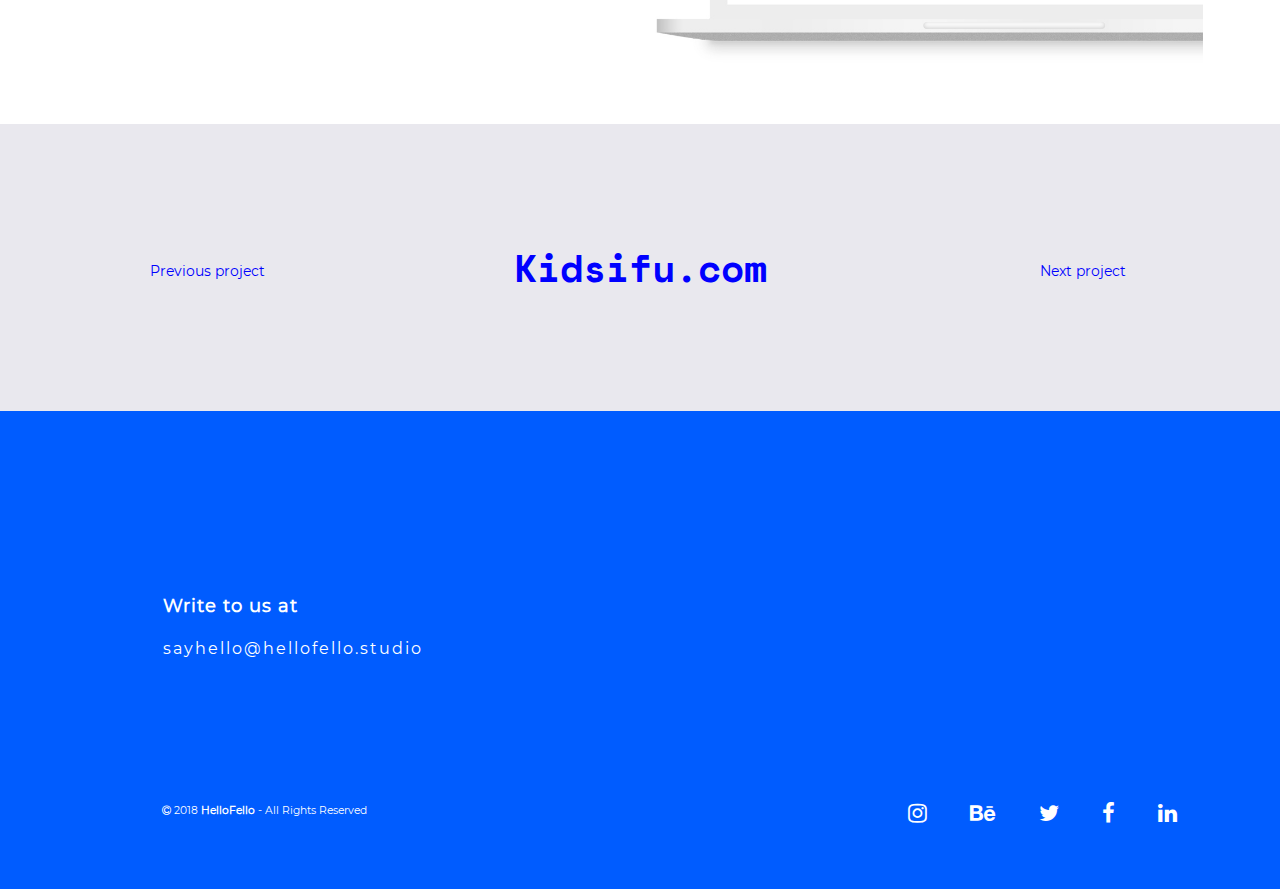
<file: kidsifu.html>
<!DOCTYPE html>
<html lang="en" class="no-js">

<head>

	<meta charset="UTF-8" />
	<meta name="viewport" work="width=device-width, initial-scale=1">
	<meta name="author" content="Anurag Jaiswal">
	<title>Kidsifu</title>
	<link rel="icon" href="img/logo/favicon.png" type="image/png">
	<meta name="description" work="A set of morphing shape overlays with SVG" />
	<meta name="keywords" work="shape, SVG, morphing, web development, web design, javascript" />

	<meta name="description" work="A collection of decorative animated background shapes powered by WebGL and TweenMax." />
	<meta name="keywords" work="webgl, background, shape, web design, web development, tweenmax, gsap, animation" />

	<link rel="stylesheet" type="text/css" href="https://maxcdn.bootstrapcdn.com/font-awesome/4.7.0/css/font-awesome.min.css">
	<link href="https://maxcdn.bootstrapcdn.com/bootstrap/3.3.7/css/bootstrap.min.css">

	<link rel="stylesheet" type="text/css" href="css/discbase.css" />


	<link rel="stylesheet" type="text/css" href="css/hamburger.css" />

	<link rel="stylesheet" type="text/css" href="css/normalize.css" />
	<link rel="stylesheet" type="text/css" href="css/demo3.css" />

	<link rel="stylesheet" type="text/css" href="css/base.css" />
	<link rel="stylesheet" type="text/css" href="css/normalize1.css" />
	<link rel="stylesheet" type="text/css" href="css/projects.css" />
	<link rel="stylesheet" type="text/css" href="css/disc.css" />
	<link rel="stylesheet" type="text/css" href="css/component.css" />

	<script src="https://cdnjs.cloudflare.com/ajax/libs/jquery/3.3.1/jquery.js"></script>


	<script>
		$(window).scroll(function () {
			$(".dumba").find("a").css("opacity", 1 - ($(window).scrollTop() / 100));
		})
	</script>
	
	<!-- Start of HubSpot Embed Code -->
    <script type="text/javascript" id="hs-script-loader" async defer src="//js.hs-scripts.com/5523027.js"></script>
    <!-- End of HubSpot Embed Code -->

</head>


<body class="demo-6 demo-1">

	<div class="svg-wrap">

		<svg width="0" height="0" viewBox="0 0 0 0">
			<path id="arrow-left-3" d="M44.797 17.28l0.003 29.44-25.6-14.72z" />
		</svg>
		<svg width="0" height="0" viewBox="0 0 0 0">
			<path id="arrow-right-3" d="M19.203 17.28l-0.003 29.44 25.6-14.72z" />
		</svg>

	</div>

	<a href="contact.html" <div class="basicBox"> Contact
		<svg width="130" height="65" viewBox="0 0 130 65" xmlns="http://www.w3.org/2000/svg">
			<rect x='0' y='0' fill='none' width='130' height='65'/>
		</svg>
		</div>
	</a>

	<div class="content--demo-6">

		<div class="hamburger hamburger--demo-6 js-hover">
			<div class="hamburger__line hamburger__line--01">
				<div class="hamburger__line-in hamburger__line-in--01 hamburger__line-in--demo-5"></div>
			</div>
			<div class="hamburger__line hamburger__line--02">
				<div class="hamburger__line-in hamburger__line-in--02 hamburger__line-in--demo-5"></div>
			</div>
			<div class="hamburger__line hamburger__line--03">
				<div class="hamburger__line-in hamburger__line-in--03 hamburger__line-in--demo-5"></div>
			</div>
			<div class="hamburger__line hamburger__line--cross01">
				<div class="hamburger__line-in hamburger__line-in--cross01 hamburger__line-in--demo-5"></div>
			</div>
			<div class="hamburger__line hamburger__line--cross02">
				<div class="hamburger__line-in hamburger__line-in--cross02 hamburger__line-in--demo-5"></div>
			</div>
		</div>

		<div id="logo">

			<a href="index.html"><img src="img/logo/Logo-Png.png" class="img-responsive" style="width: 100px; z-index: 9999;"></a>

		</div>

		<div class="content">

			<img src="img/kidsifu/K_logo.png" class="img-responsive" draggable="false" style="width: 230px; z-index: 99;margin-top: -34%; margin-left: -13%;">

			<div class="content__inner">

				<!-- <h2 class="kidsifu__title">Kidsifu</h2> -->

				<p class="kidsifu__desc">Kidsifu one of its kind app that helps parents to track <br>their kids performance in pre-school.<br>
					<br>The scope of work was to design a mobile application <br>and website that's unconventional yet, easy to use.
				</p>

			</div>
		</div>


		<arrow id="section10" class="dumba">

			<a href="#kidsifu"><span></span>Scroll</a>

		</arrow>


		<div class="global-menu">
			<div class="global-menu__wrap">
				<a class="global-menu__item global-menu__item--demo-6" href="http://hellofello.studio">Home</a>
				<a class="global-menu__item global-menu__item--demo-6" href="studio.html">Studio</a>
				<a class="global-menu__item global-menu__item--demo-6" href="contact.html">Say Hello</a>
				<a class="global-menu__item global-menu__item--demo-6" href="https://medium.com/@gotoxplore" target="_blank">Blog</a>
			</div>
		</div>

		<svg class="shape-overlays" viewBox="0 0 100 100" preserveAspectRatio="none">
			<defs>
				<linearGradient id="gradient1" x1="0%" y1="0%" x2="0%" y2="100%">
					<stop offset="0%" stop-color="#005cff" />
					<stop offset="100%" stop-color="#83b6ff" />
				</linearGradient>
				<linearGradient id="gradient2" x1="0%" y1="0%" x2="0%" y2="100%">
					<stop offset="0%" stop-color="#83b6ff" />
					<stop offset="100%" stop-color="#ffffff" />
				</linearGradient>
				<linearGradient id="gradient3" x1="0%" y1="0%" x2="0%" y2="100%">
					<stop offset="0%" stop-color="#c5d5ea" />
					<stop offset="100%" stop-color="#c5d5ea" />
				</linearGradient>
			</defs>
			<path class="shape-overlays__path"></path>
			<path class="shape-overlays__path"></path>
			<path class="shape-overlays__path"></path>
		</svg>
	</div>


	<div class="" id="kidsifu">

		<div class="kidsifu__section">
			<a class="content__link"><img class="content__img img-responsive" draggable="false" src="img/kidsifu/01.jpg" width="900px" alt="img"/></a>
			<!--					<h2 class="content__text">Logo Design</h2>-->
		</div>
		<div class="kidsifu__section">
			<a class="content__link"><img class="content__img img-responsive" draggable="false" src="img/kidsifu/02.jpg" width="900px" alt="img"/></a>
			<!--					<h2 class="content__text">Web Design</h2>-->
		</div>
		<div class="kidsifu__section">
			<a class="content__link"><img class="content__img img-responsive" draggable="false" src="img/kidsifu/03.jpg" width="900px" alt="img"/></a>
			<!--					<h2 class="content__text">Web Design</h2>-->
		</div>
		<div class="kidsifu__section">
			<a class="content__link"><img class="content__img img-responsive" draggable="false" src="img/kidsifu/04.jpg" width="900px" alt="img"/></a>
			<!--					<h2 class="content__text">Web Design</h2>-->
		</div>

		<div class="kidsifu__section">
			<a class="content__link"><img class="content__img img-responsive" draggable="false" src="img/kidsifu/08.jpg" width="900px" alt="img"/></a>

		</div>
		<div class="kidsifu__section">
			<a class="content__link"><img class="content__img img-responsive" draggable="false" src="img/kidsifu/09.jpg" width="900px" alt="img"/></a>

		</div>


		<div class="kidsifu__section">
			<a class="content__link"><img class="content__img img-responsive" draggable="false" src="img/kidsifu/11.jpg" width="900px" alt="img"/></a>
		</div>

		<div class="content__section13">
			<div class="pipra__site">
				<a href="https://www.kidsifu.com/" target="_blank">Kidsifu.com</a>

			</div>

			<nav class="nav-multithumb">
				<a class="prev" href="IndusPeople.html">
						<span class="icon-wrap" title="IndusPeople">Previous project</span>
						
					</a>
				<a class="next" href="pipra.html">
						<span class="icon-wrap" title="Pipra">Next project</span>
					
					</a>
			</nav>

		</div>


	</div>

	<footer class="myFooter" id="footer-wrapper">

		<div class="content__section">
			<div class="content__contact">
				<div style="margin-top:-130px;">
					<a href="contact.html">
						<h6>Write to us at</h6>
					</a>
					<a class="mail" href="mailto:sayhello@hellofello.studio">sayhello@hellofello.studio</a>
				</div>

			</div>
		</div>

		<div class="footer-icons">
			<a href="https://www.instagram.com/hellofello.studio/" class="generic-anchor" target="_blank"><i class="fa fa-instagram"></i></a>
			<a href="https://www.behance.net/hellofello" class="generic-anchor" target="_blank"><i class="fa fa-behance"></i></a>
			<a href="https://twitter.com/sayhellofello" class="generic-anchor" target="_blank"><i class="fa fa-twitter"></i></a>
			<a href="https://www.facebook.com/hellofello.studio" class="generic-anchor" target="_blank"><i class="fa fa-facebook"></i></a>
			<a href="https://www.linkedin.com/company/13278380/" class="generic-anchor" target="_blank"><i class="fa fa-linkedin"></i></a>
		</div>
		</section>
		<section class="footer-bottom">
			<div class="footer-bottom-wrapper">
				<i class="fa fa-copyright" role="copyright"></i> 2018 <a href="#"><strong>HelloFello</strong></a> <span class="footer-bottom-rights"> - All Rights Reserved</span>
			</div>
		</section>
	</footer>


	</main>


	<!-- Work  -->

	<script src="js/imagesloaded.pkgd.min.js"></script>
	<script src="js/scrollMonitor.js"></script>
	<script src="js/imagesloaded.pkgd.min.js"></script>

	<!-- Home  -->

	<script src="js/demoham.js"></script>
	<script src="js/easings.js"></script>
	<script src="js/demo6.js"></script>
	<script src="js/demohome.js"></script>

	<script src="js/three.min.js"></script>
	<script src="js/perlin.js"></script>


</body>

</html>
</file>
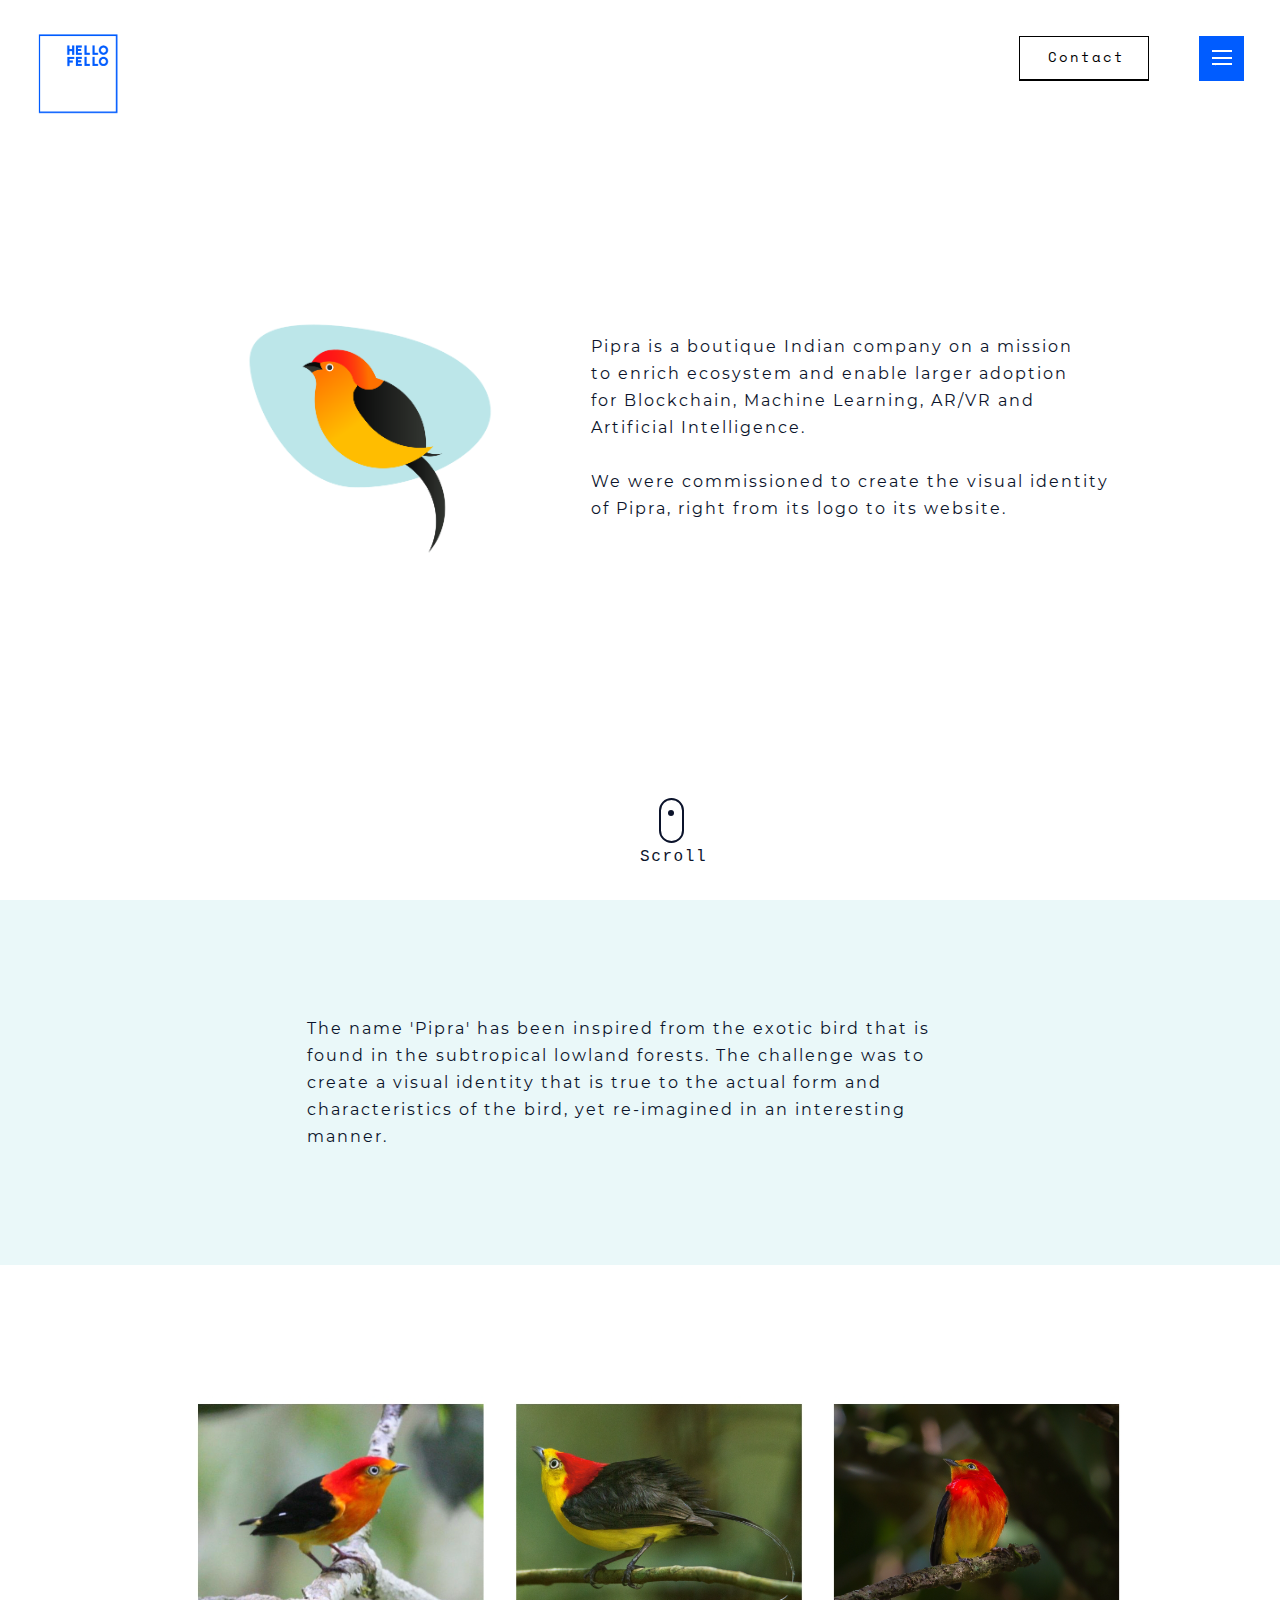
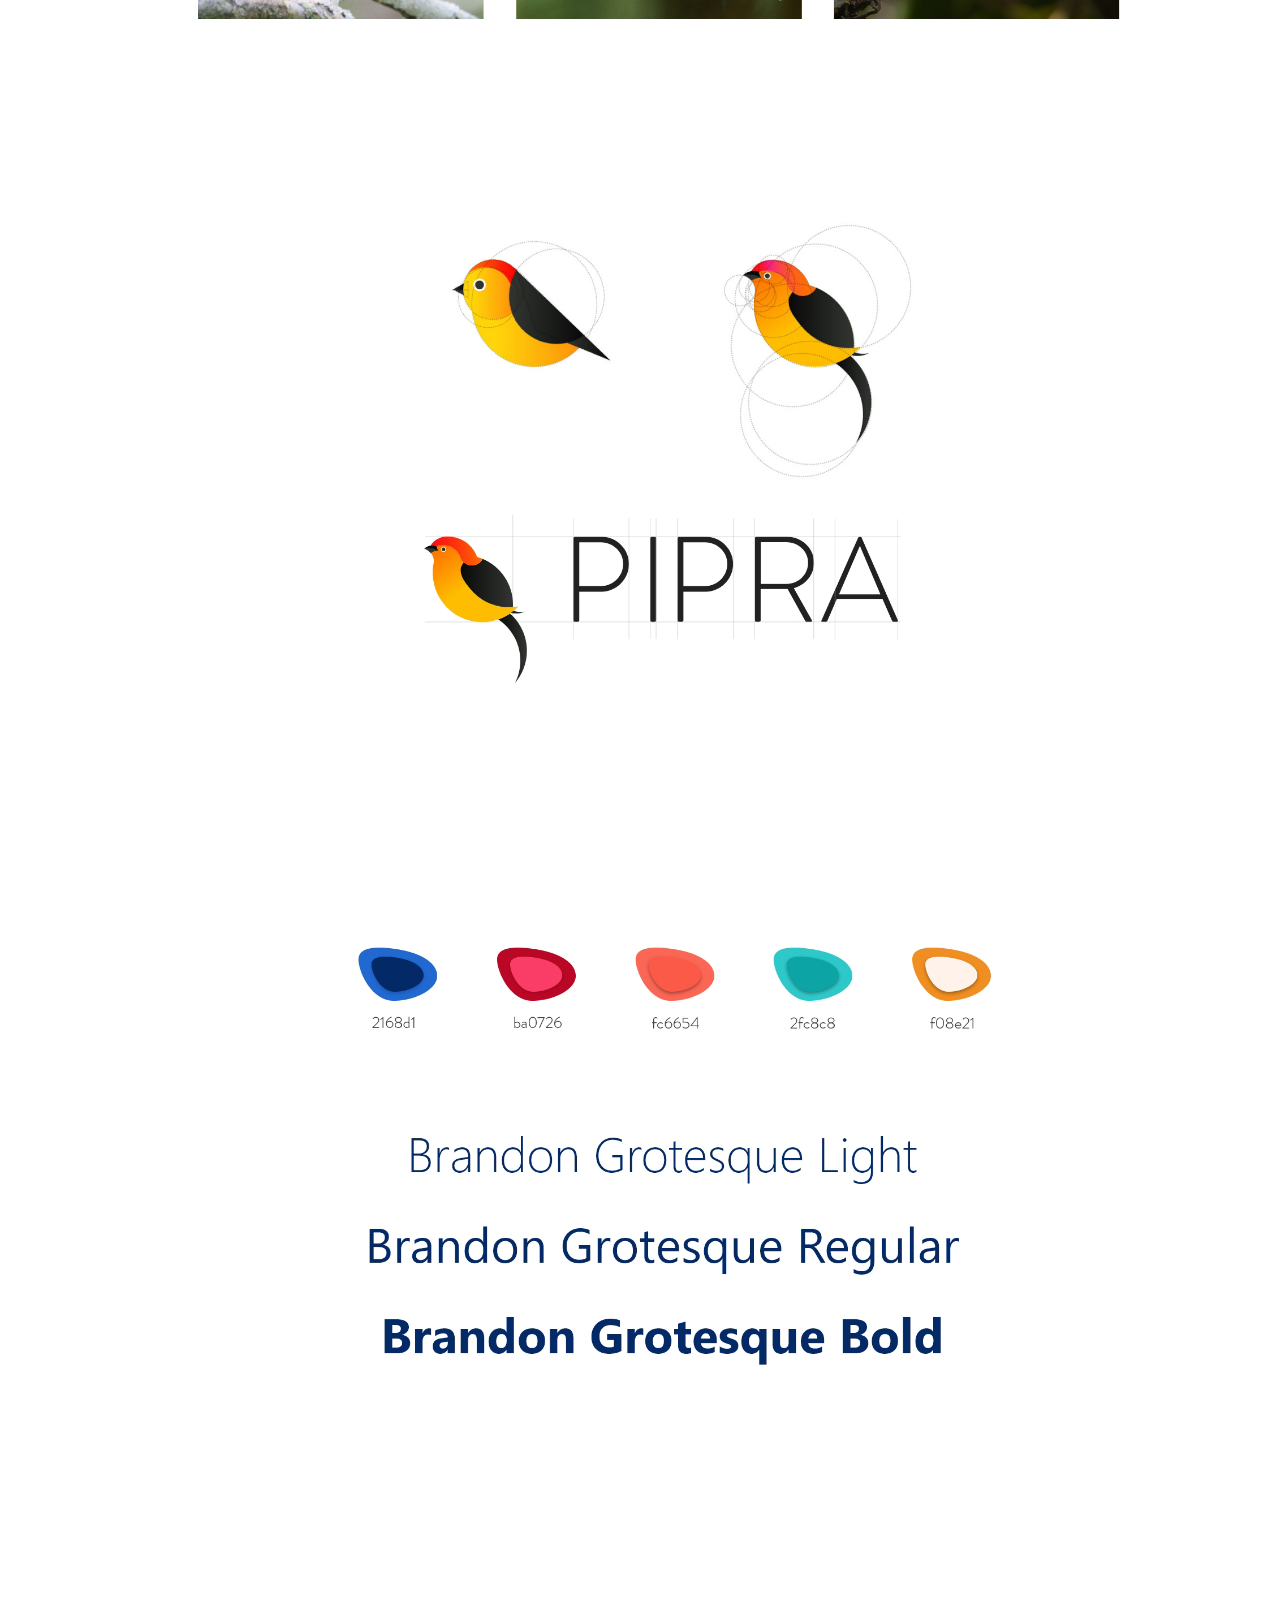
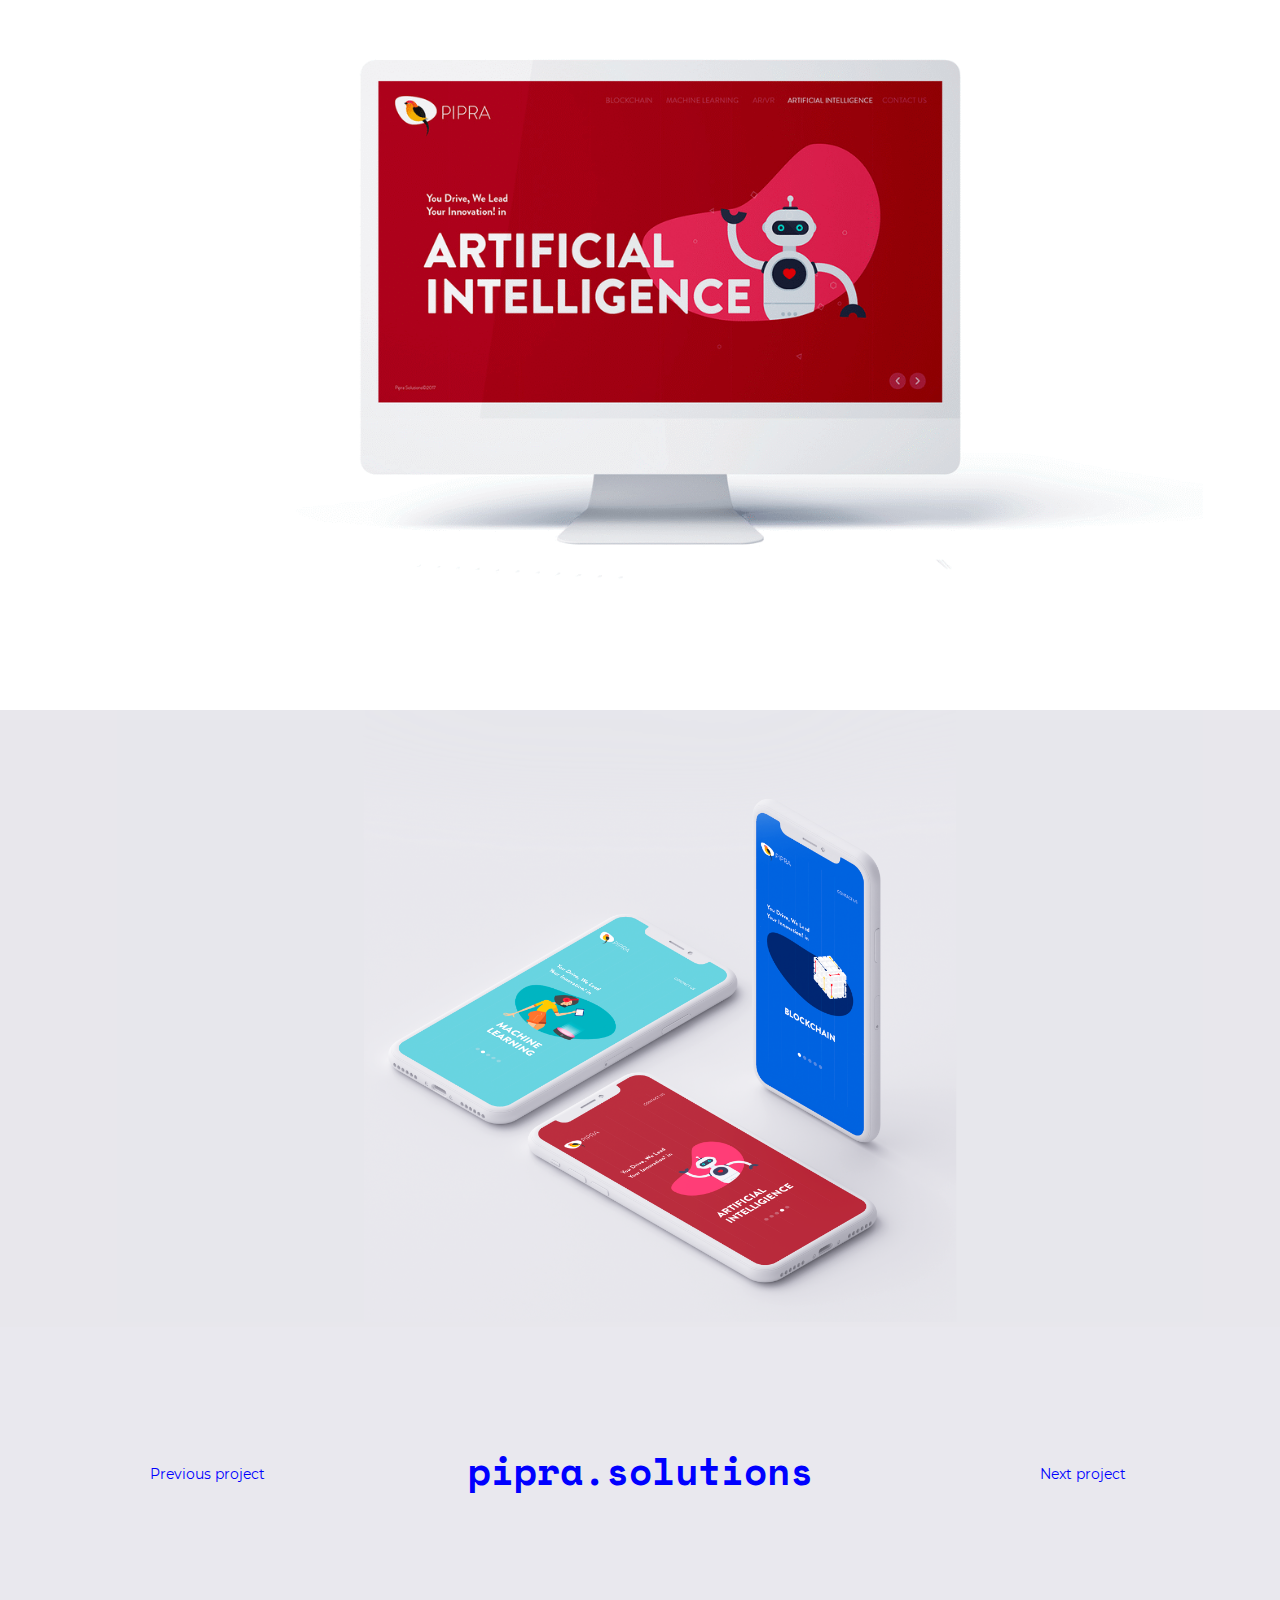
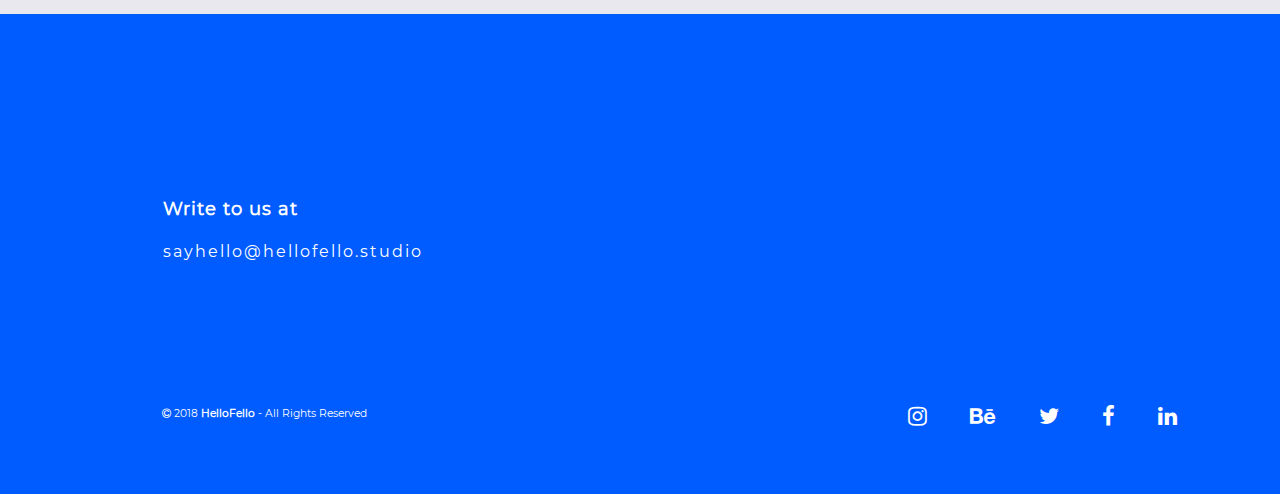
<file: pipra.html>
<!DOCTYPE html>
<html lang="en" class="no-js">

<head>
 
    <meta charset="UTF-8" />
    <meta name="viewport" work="width=device-width, initial-scale=1">
    <meta name="author" content="Anurag Jaiswal">
    <title>Pipra</title>
    <link rel="icon" href="img/logo/favicon.png" type="image/png">
    <meta name="description" work="A set of morphing shape overlays with SVG" />
    <meta name="keywords" work="shape, SVG, morphing, web development, web design, javascript" />

    <meta name="description" work="A collection of decorative animated background shapes powered by WebGL and TweenMax." />
    <meta name="keywords" work="webgl, background, shape, web design, web development, tweenmax, gsap, animation" />


    <link rel="stylesheet" type="text/css" href="https://maxcdn.bootstrapcdn.com/font-awesome/4.7.0/css/font-awesome.min.css">
    <link href="https://maxcdn.bootstrapcdn.com/bootstrap/3.3.7/css/bootstrap.min.css">
    <link rel="stylesheet" type="text/css" href="css/discbase.css" />
    <link rel="stylesheet" type="text/css" href="css/hamburger.css" />
    <link rel="stylesheet" type="text/css" href="css/normalize.css" />
    <link rel="stylesheet" type="text/css" href="css/demo3.css" />
    <link rel="stylesheet" type="text/css" href="css/base.css" />
    <link rel="stylesheet" type="text/css" href="css/normalize1.css" />
    <link rel="stylesheet" type="text/css" href="css/projects.css" />
    <link rel="stylesheet" type="text/css" href="css/disc.css" />
    <link rel="stylesheet" type="text/css" href="css/component.css" />


    <script src="https://cdnjs.cloudflare.com/ajax/libs/jquery/3.3.1/jquery.js"></script>


    <script>
        $(window).scroll(function () {
            $(".dumba").find("a").css("opacity", 1 - ($(window).scrollTop() / 100));
        })
    </script>
    
    <!-- Start of HubSpot Embed Code -->
    <script type="text/javascript" id="hs-script-loader" async defer src="//js.hs-scripts.com/5523027.js"></script>
    <!-- End of HubSpot Embed Code -->

</head>

<body class="demo-6 demo-1">

    <div class="svg-wrap">
        <svg width="0" height="0" viewBox="0 0 0 0">
            <path id="arrow-left-3" d="M44.797 17.28l0.003 29.44-25.6-14.72z" />
        </svg>
        <svg width="0" height="0" viewBox="0 0 0 0">
            <path id="arrow-right-3" d="M19.203 17.28l-0.003 29.44 25.6-14.72z" />
        </svg>

    </div>

    <a href="contact.html" <div class="basicBox"> Contact
        <svg width="130" height="65" viewBox="0 0 130 65" xmlns="http://www.w3.org/2000/svg">
            <rect x='0' y='0' fill='none' width='130' height='65' />
        </svg>
        </div>
    </a>

    <div class="content--demo-6">

        <div class="hamburger hamburger--demo-6 js-hover">
            <div class="hamburger__line hamburger__line--01">
                <div class="hamburger__line-in hamburger__line-in--01 hamburger__line-in--demo-5"></div>
            </div>
            <div class="hamburger__line hamburger__line--02">
                <div class="hamburger__line-in hamburger__line-in--02 hamburger__line-in--demo-5"></div>
            </div>
            <div class="hamburger__line hamburger__line--03">
                <div class="hamburger__line-in hamburger__line-in--03 hamburger__line-in--demo-5"></div>
            </div>
            <div class="hamburger__line hamburger__line--cross01">
                <div class="hamburger__line-in hamburger__line-in--cross01 hamburger__line-in--demo-5"></div>
            </div>
            <div class="hamburger__line hamburger__line--cross02">
                <div class="hamburger__line-in hamburger__line-in--cross02 hamburger__line-in--demo-5"></div>
            </div>
        </div>

        <div id="logo">

            <a href="index.html"><img src="img/logo/Logo-Png.png" class="img-responsive" style="width: 100px; z-index: 9999;"></a>

        </div>

        <div class="content">

            <img src="img/pipra/pipra.png" class="img-responsive" draggable="false" style="width: 350px; z-index: 99;margin-top: -51%; margin-left: -36%;">

            <div class="content__inner">

                <!-- <h2 class="content__title">Pipra</h2> -->

                <p class="pipra__desc">Pipra is a boutique Indian company on a mission <br>to enrich ecosystem and enable
                    larger adoption<br> for Blockchain, Machine Learning, AR/VR and<br> Artificial Intelligence. <br><br>We
                    were commissioned to create the visual identity<br> of Pipra, right from its logo to its website.</p>

            </div>
        </div>


        <arrow id="section10" class="dumba">

            <a href="#1"><span></span>Scroll</a>

        </arrow>

        <div class="global-menu">
            <div class="global-menu__wrap">
                <a class="global-menu__item global-menu__item--demo-6" href="http://hellofello.studio">Home</a>
                <a class="global-menu__item global-menu__item--demo-6" href="studio.html">Studio</a>
                <a class="global-menu__item global-menu__item--demo-6" href="contact.html">Say Hello</a>
                <a class="global-menu__item global-menu__item--demo-6" href="https://medium.com/@gotoxplore" target="_blank">Blog</a>
            </div>
        </div>

        <svg class="shape-overlays" viewBox="0 0 100 100" preserveAspectRatio="none">
            <defs>
                <linearGradient id="gradient1" x1="0%" y1="0%" x2="0%" y2="100%">
                    <stop offset="0%" stop-color="#005cff" />
                    <stop offset="100%" stop-color="#83b6ff" />
                </linearGradient>
                <linearGradient id="gradient2" x1="0%" y1="0%" x2="0%" y2="100%">
                    <stop offset="0%" stop-color="#83b6ff" />
                    <stop offset="100%" stop-color="#ffffff" />
                </linearGradient>
                <linearGradient id="gradient3" x1="0%" y1="0%" x2="0%" y2="100%">
                    <stop offset="0%" stop-color="#c5d5ea" />
                    <stop offset="100%" stop-color="#c5d5ea" />
                </linearGradient>
            </defs>
            <path class="shape-overlays__path"></path>
            <path class="shape-overlays__path"></path>
            <path class="shape-overlays__path"></path>
        </svg>
    </div>

    <main>

        <div class="content__section1" id="pipra">
            <div class="pipra__content">

                <p>The name 'Pipra' has been inspired from the exotic bird that is found in the subtropical lowland forests.
                    The challenge was to create a visual identity that is true to the actual form and characteristics of
                    the bird, yet re-imagined in an interesting manner.
                </p>
            </div>
        </div>

        <div class="">

            <div class="pipra__section">
                <a class="content__link"><img class="content__img img-responsive" draggable="false" src="img/pipra/01.png"
                        width="900px" alt="img" /></a>
                <!--					<h2 class="content__text">Logo Design</h2>-->
            </div>
            <div class="pipra__section">
                <a class="content__link"><img class="content__img img-responsive" draggable="false" src="img/pipra/02.png"
                        width="900px" alt="img" /></a>
                <!--					<h2 class="content__text">Web Design</h2>-->
            </div>
            <div class="pipra__section">
                <a class="content__link"><img class="content__img img-responsive" draggable="false" src="img/pipra/03.png"
                        width="900px" alt="img" /></a>
                <!--					<h2 class="content__text">Web Design</h2>-->
            </div>
            <div class="pipra__section">
                <a class="content__link" style="margin-bottom: -5px;"><img class="content__img img-responsive" draggable="false"
                        src="img/pipra/04.gif" width="900px" alt="img" /></a>
            </div>

            <div class="pipra__mobile">
                <a class="content__link"><img class="content__img img-responsive" draggable="false" src="img/pipra/05.png"
                        width="900px" alt="img" /></a>
            </div>



            <div class="content__section13">
                <div class="pipra__site">
                    <a href="https://www.pipra.solutions/" target="_blank">pipra.solutions</a>

                </div>

                <nav class="nav-multithumb">

                   <a class="prev" href="kidsifu.html">
                    <span class="icon-wrap" title="Kidsifu">Previous project</span>
                    </a>

                    <a class="next" href="sparrow.html">
                        <span class="icon-wrap" title="HireSparrow">Next project</span>
                    </a>
                </nav>

            </div>


        </div>

        <footer class="myFooter" id="footer-wrapper">

            <div class="content__section">
                <div class="content__contact">
                    <div style="margin-top:-130px;">
                        <a href="contact">
                            <h6>Write to us at</h6>
                        </a>
                        <a class="mail" href="mailto:sayhello@hellofello.studio">sayhello@hellofello.studio</a>
                    </div>

                </div>
            </div>

            <div class="footer-icons">
                <a href="https://www.instagram.com/hellofello.studio/" class="generic-anchor" target="_blank"><i class="fa fa-instagram"></i></a>
                <a href="https://www.behance.net/hellofello" class="generic-anchor" target="_blank"><i class="fa fa-behance"></i></a>
                <a href="https://twitter.com/sayhellofello" class="generic-anchor" target="_blank"><i class="fa fa-twitter"></i></a>
                <a href="https://www.facebook.com/hellofello.studio" class="generic-anchor" target="_blank"><i class="fa fa-facebook"></i></a>
                <a href="https://www.linkedin.com/company/13278380/" class="generic-anchor" target="_blank"><i class="fa fa-linkedin"></i></a>
            </div>
            </section>
            <section class="footer-bottom">
                <div class="footer-bottom-wrapper">
                    <i class="fa fa-copyright" role="copyright"></i> 2018 <a href="#"><strong>HelloFello</strong></a> <span
                        class="footer-bottom-rights"> - All Rights Reserved</span>
                </div>
            </section>
        </footer>



    </main>


    <script src="js/imagesloaded.pkgd.min.js"></script>
    <script src="js/imagesloaded.pkgd.min.js"></script>
    <script src="js/demoham.js"></script>
    <script src="js/easings.js"></script>
    <script src="js/demo6.js"></script>
    <script src="js/demohome.js"></script>
    <!-- <script src="js/three.min.js"></script> -->
    <script src="js/perlin.js"></script>

</body>

</html>
</file>
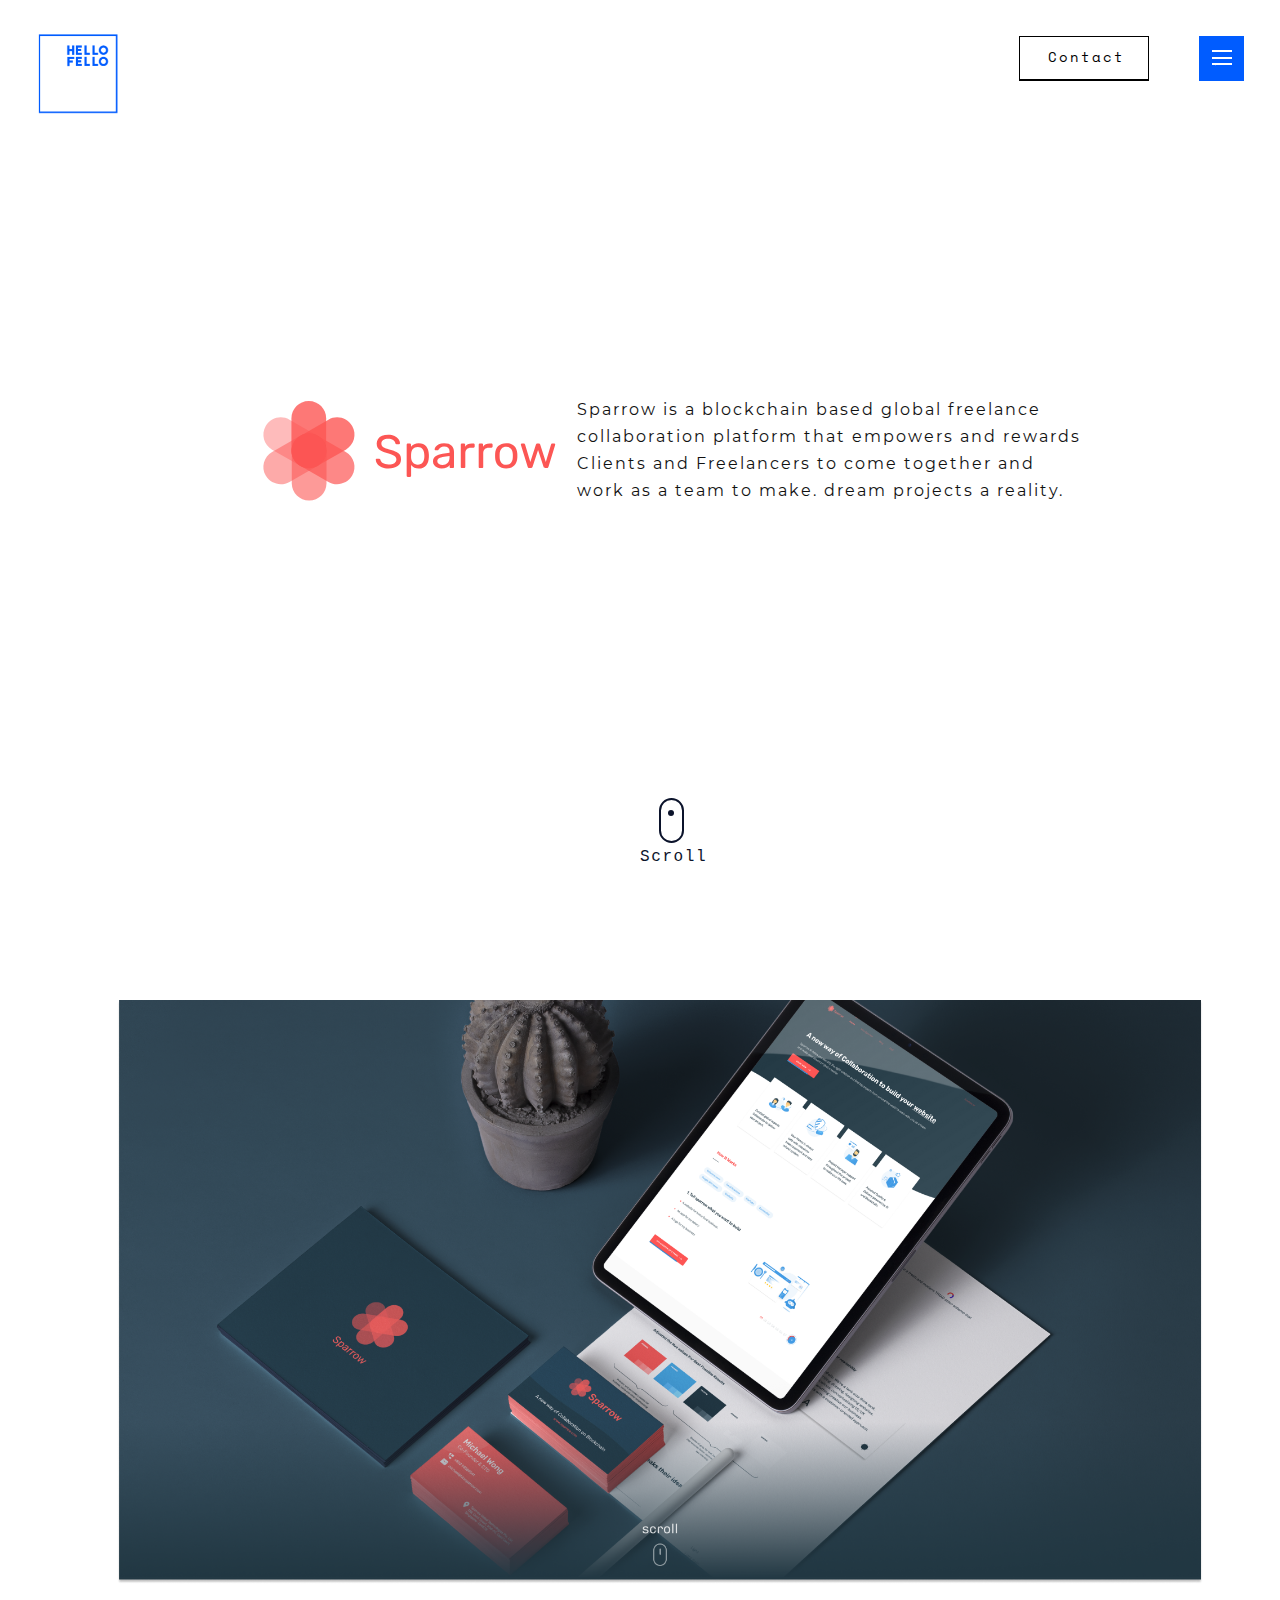
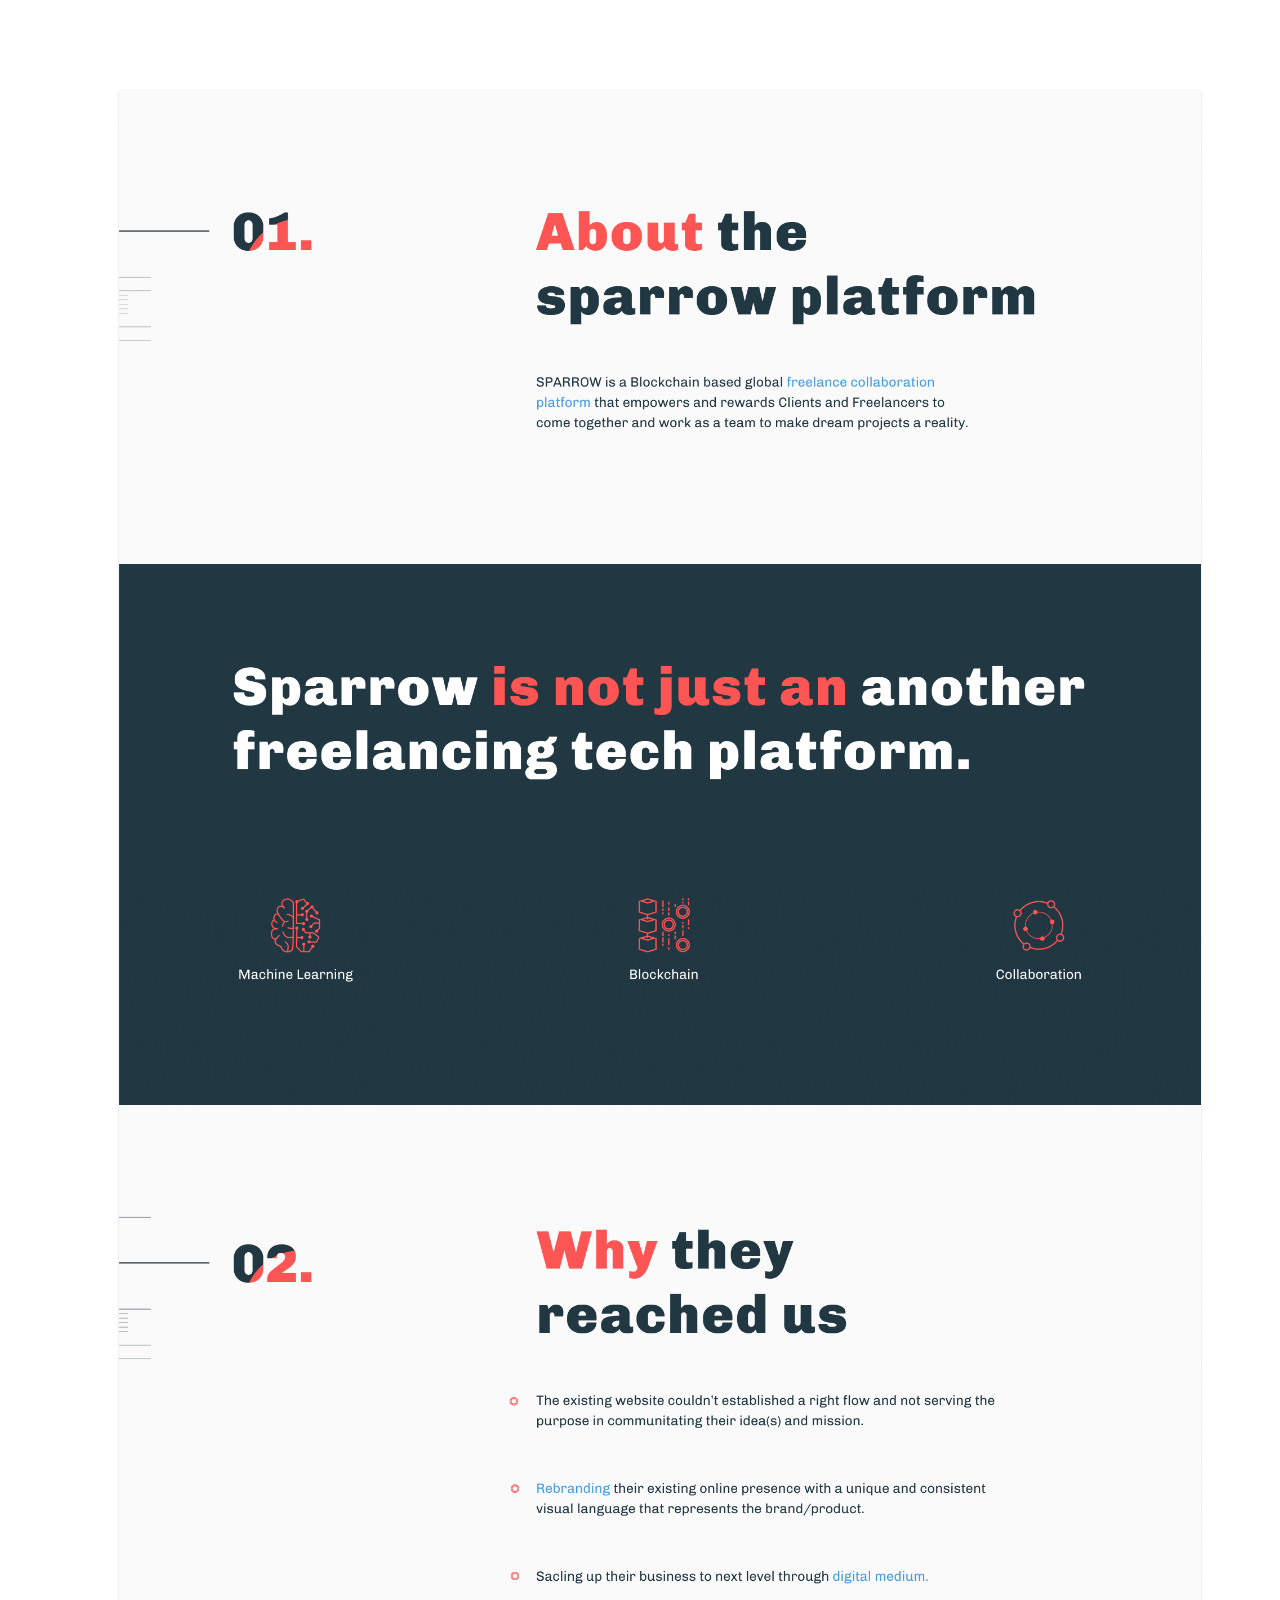
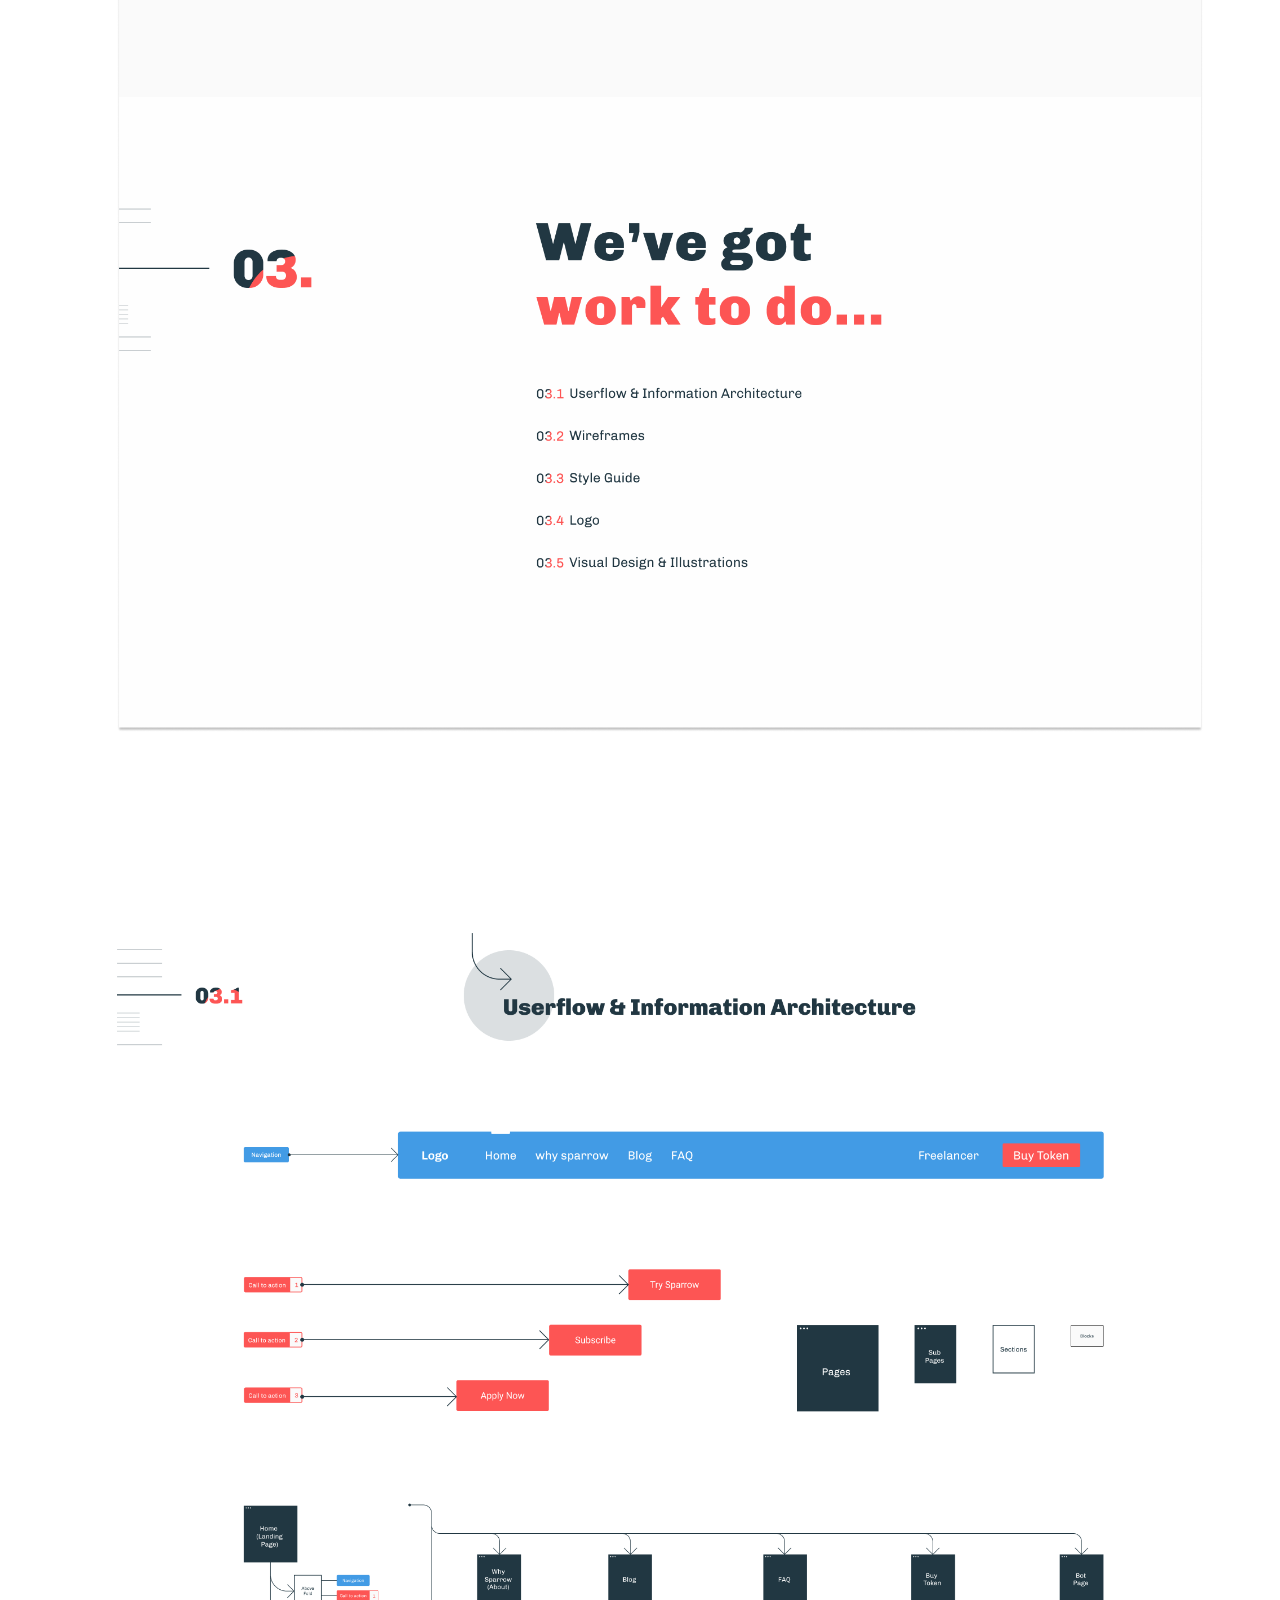
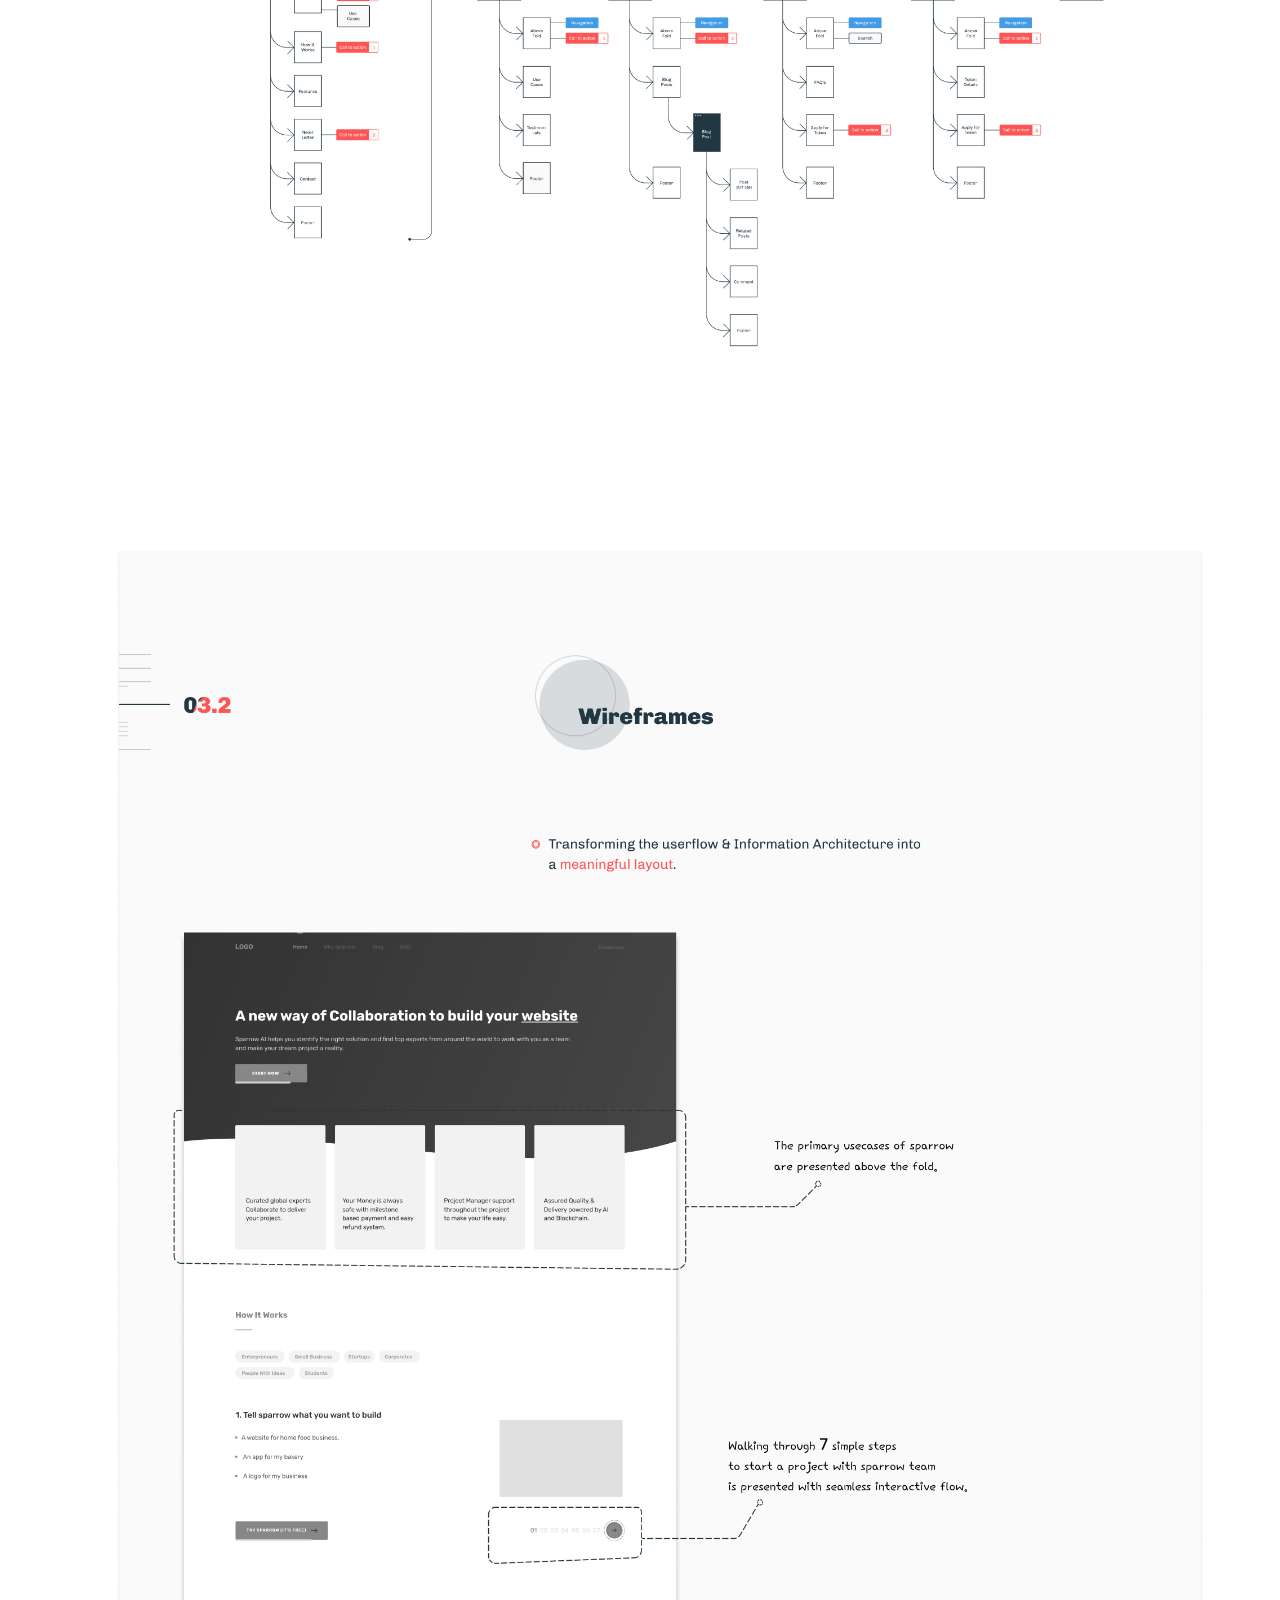
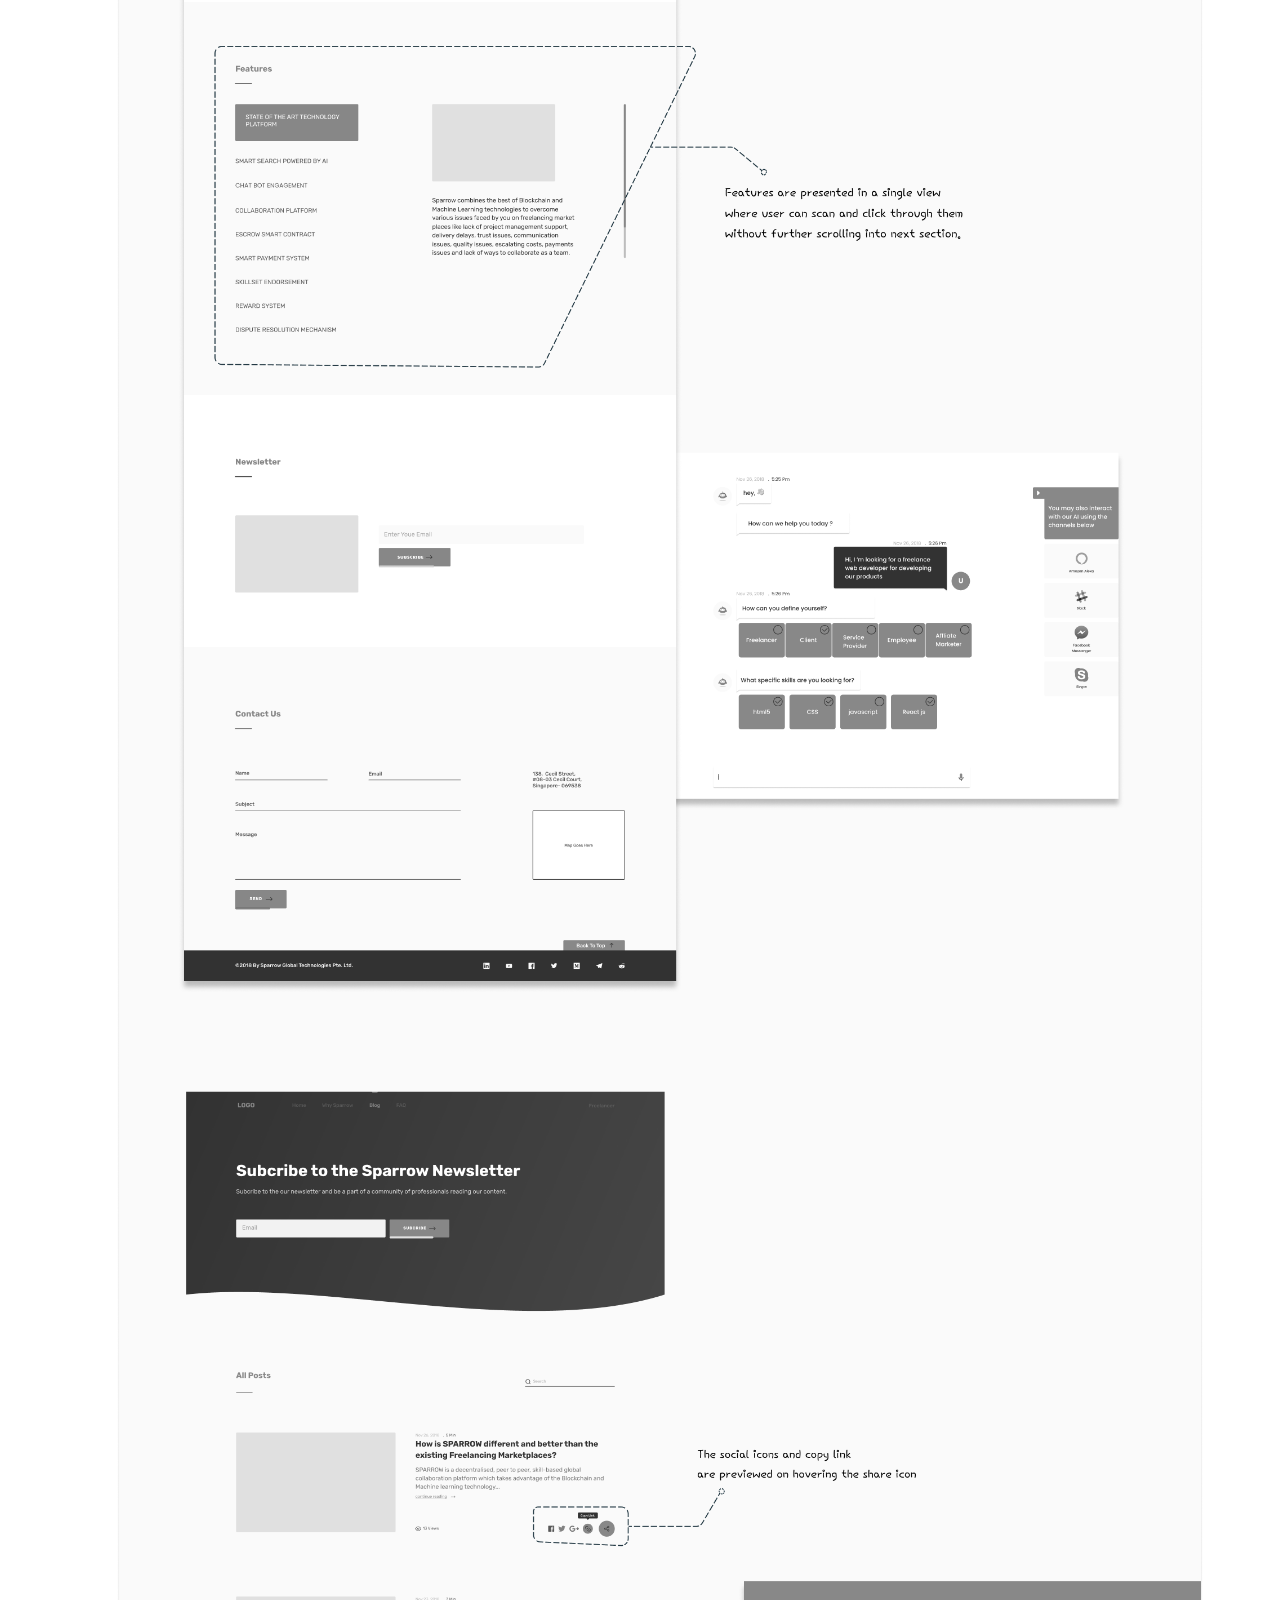
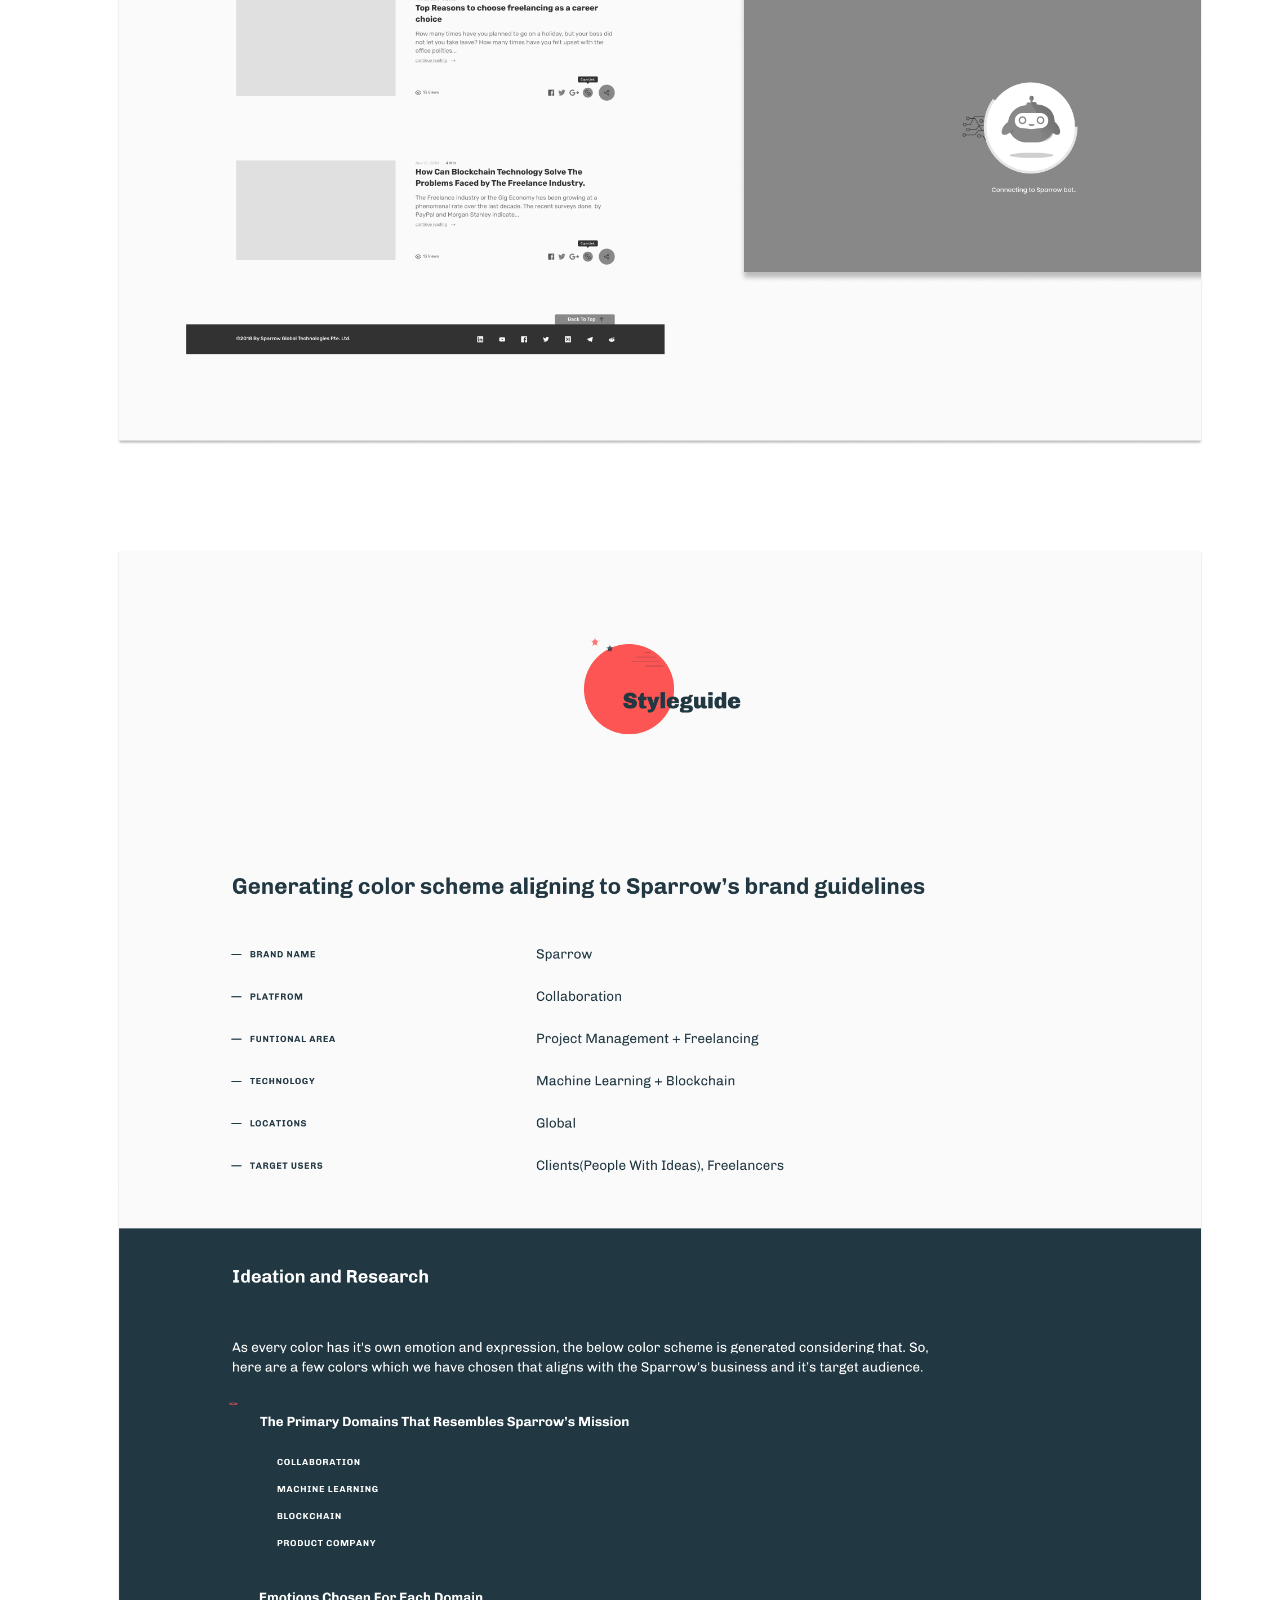
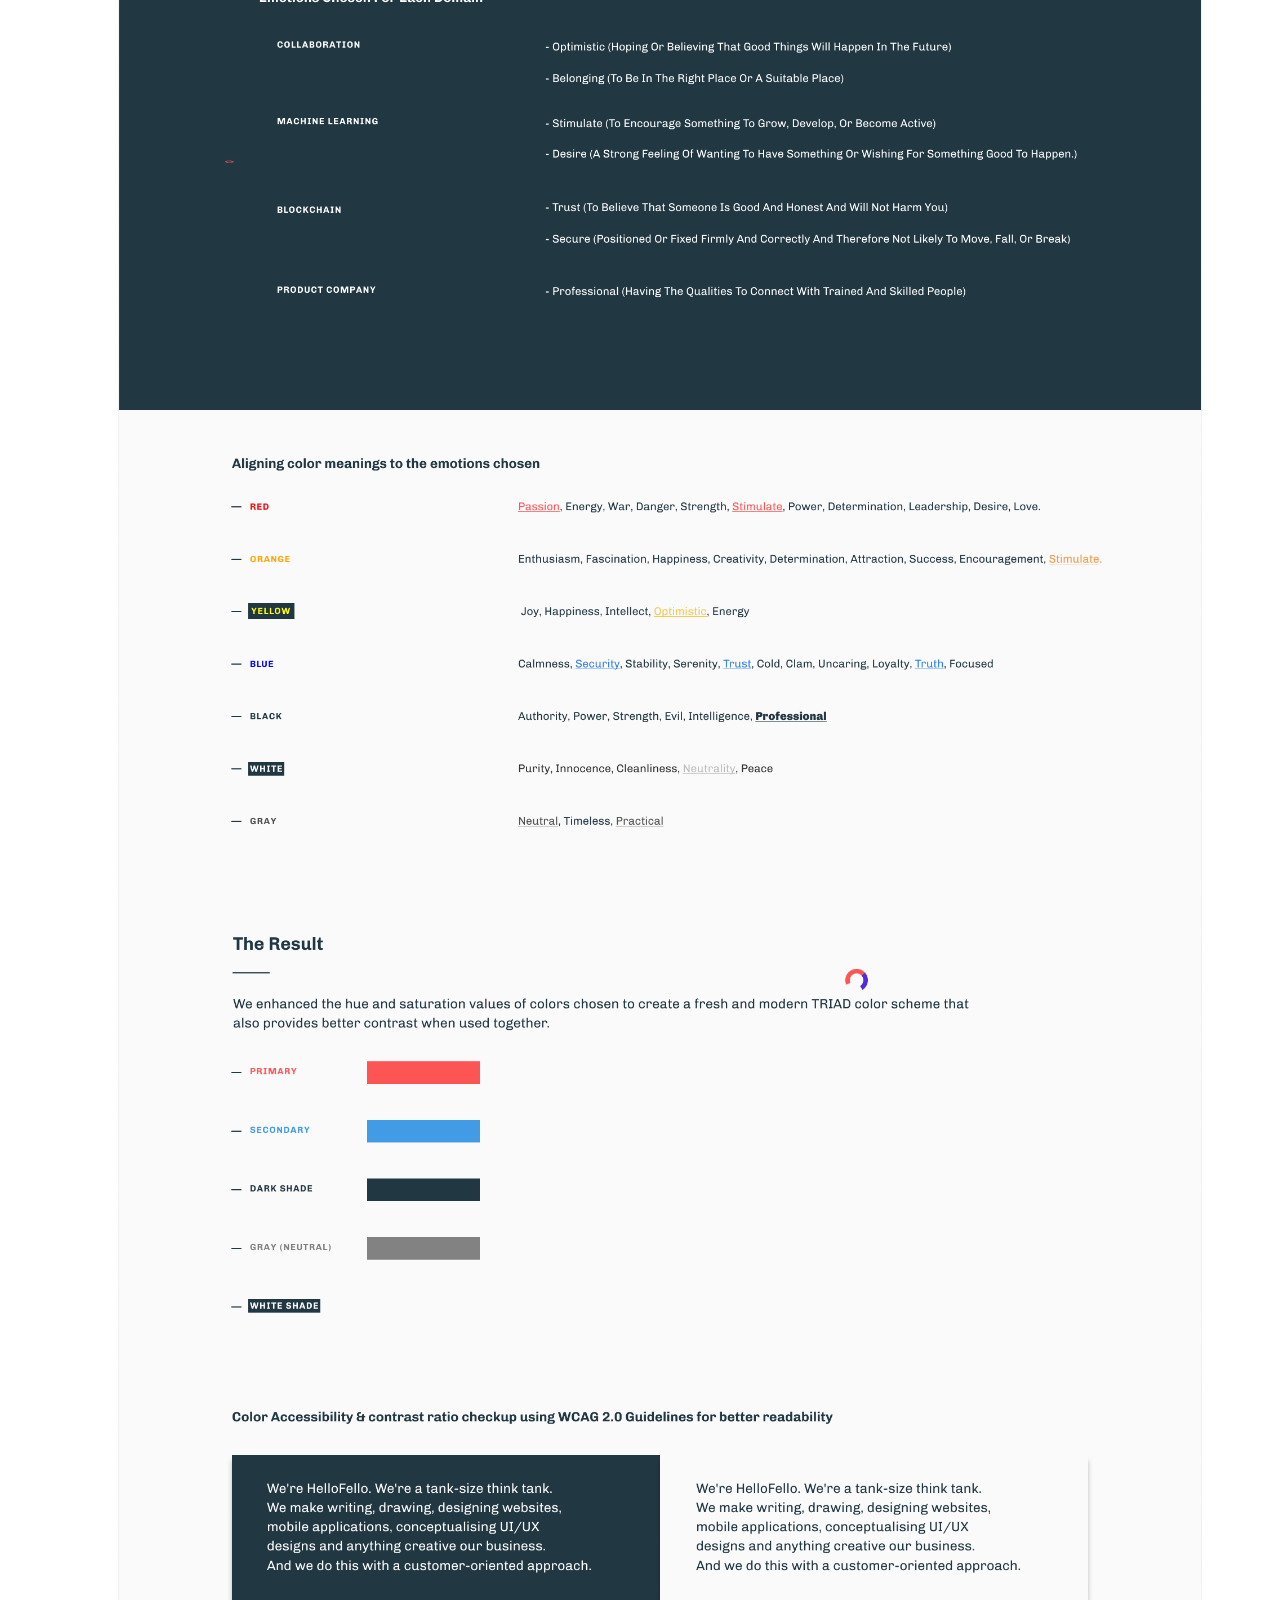
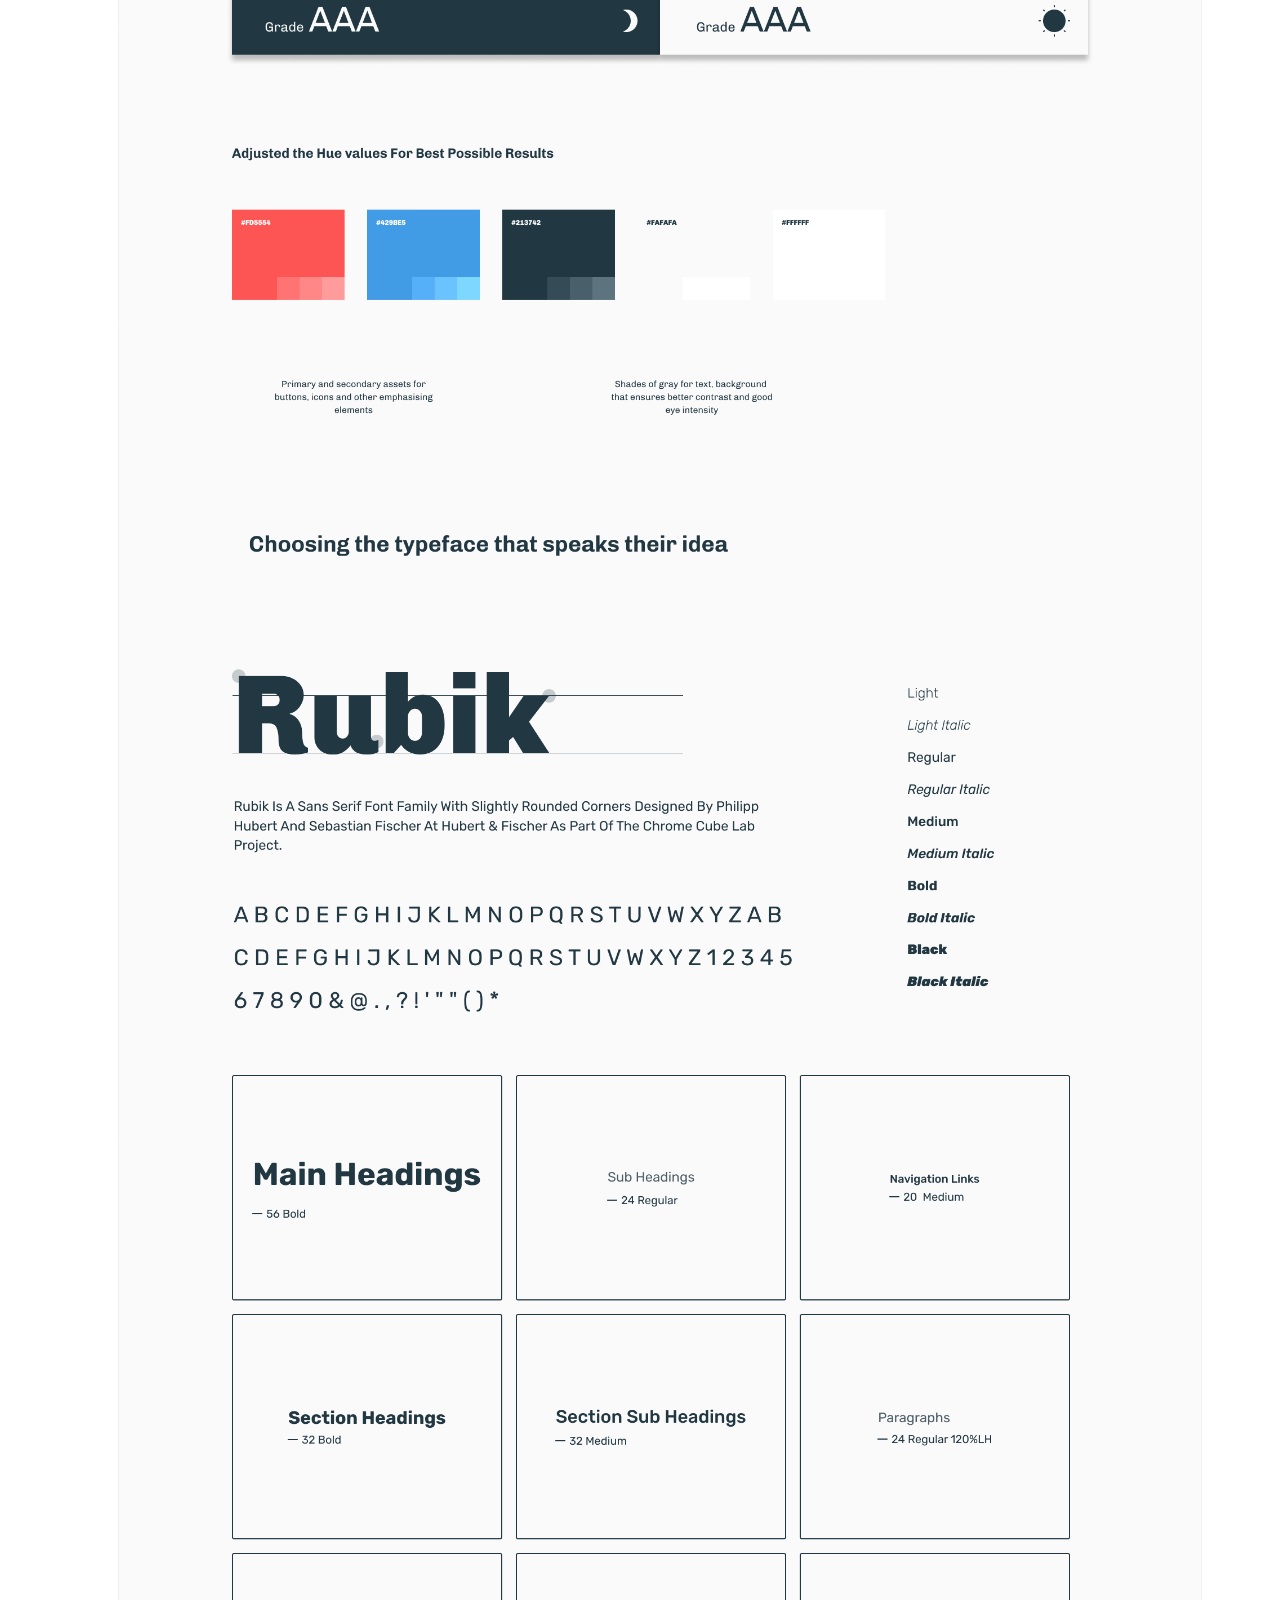
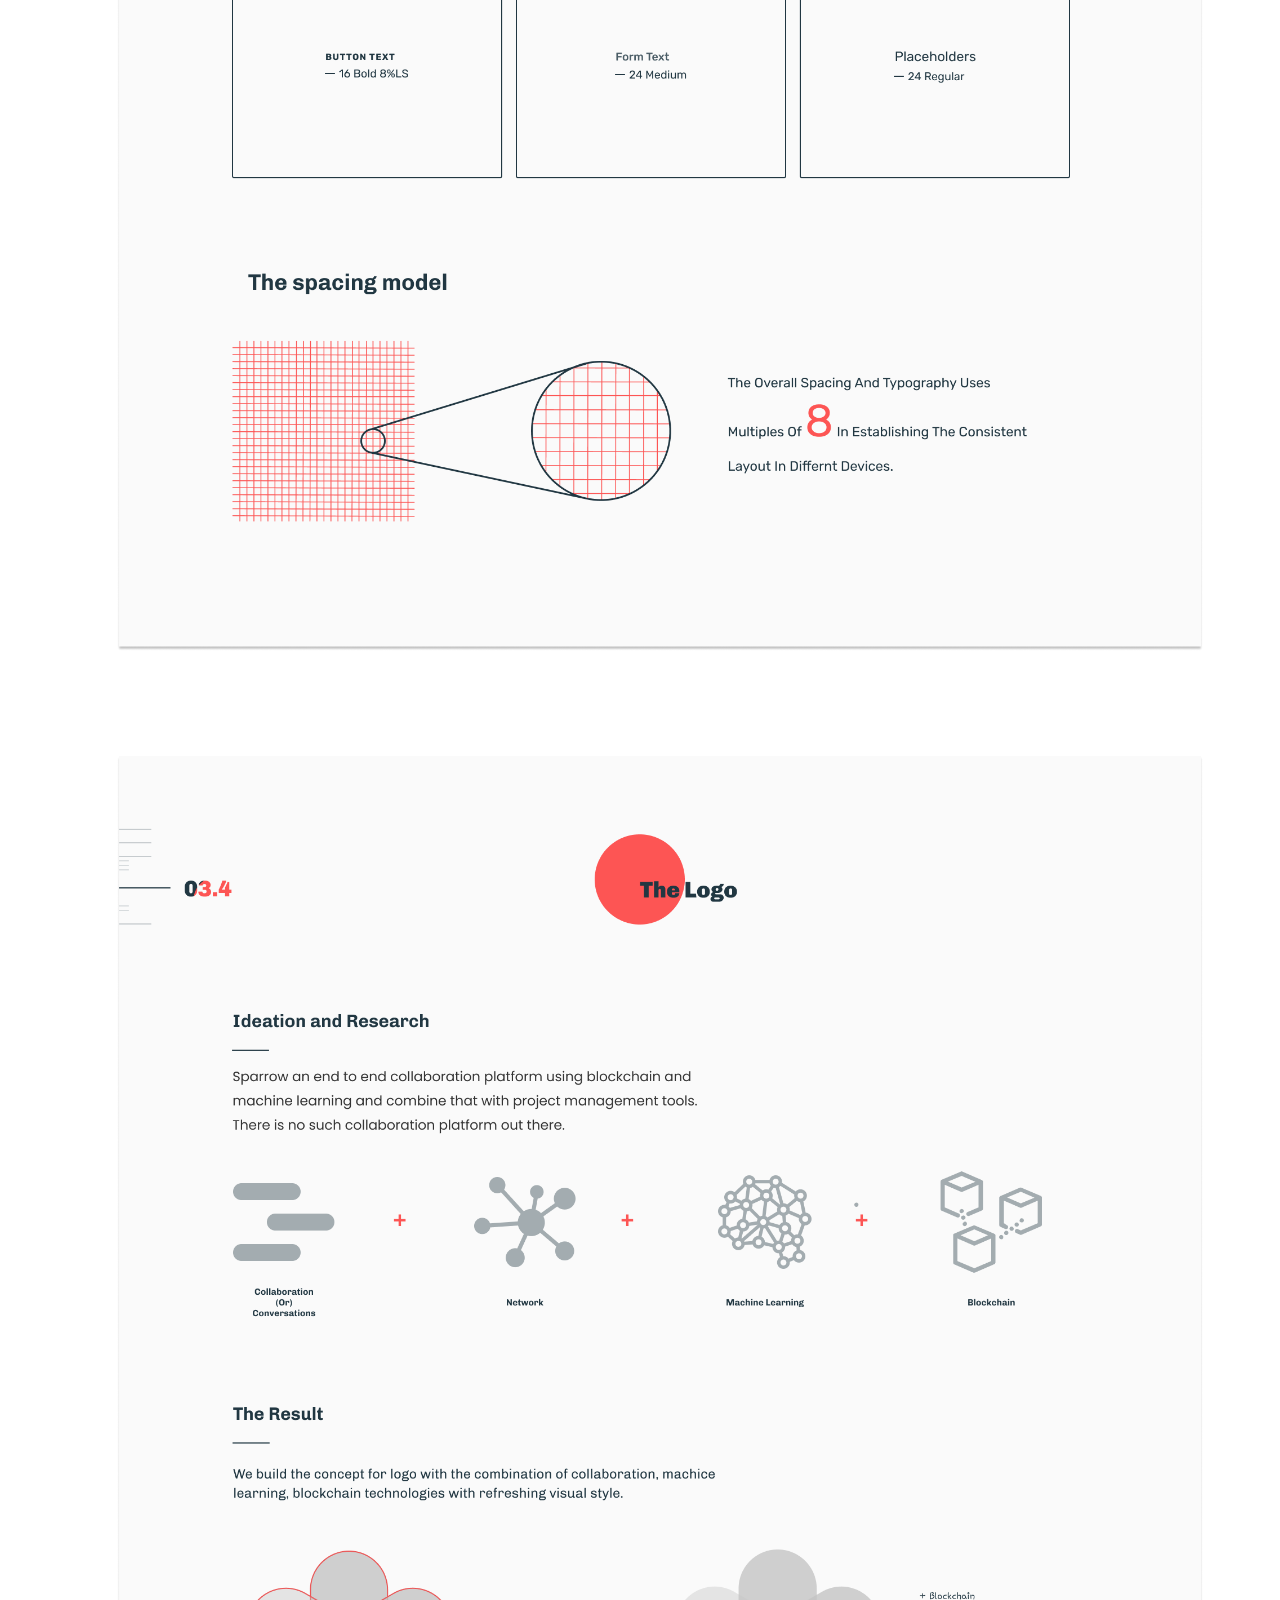
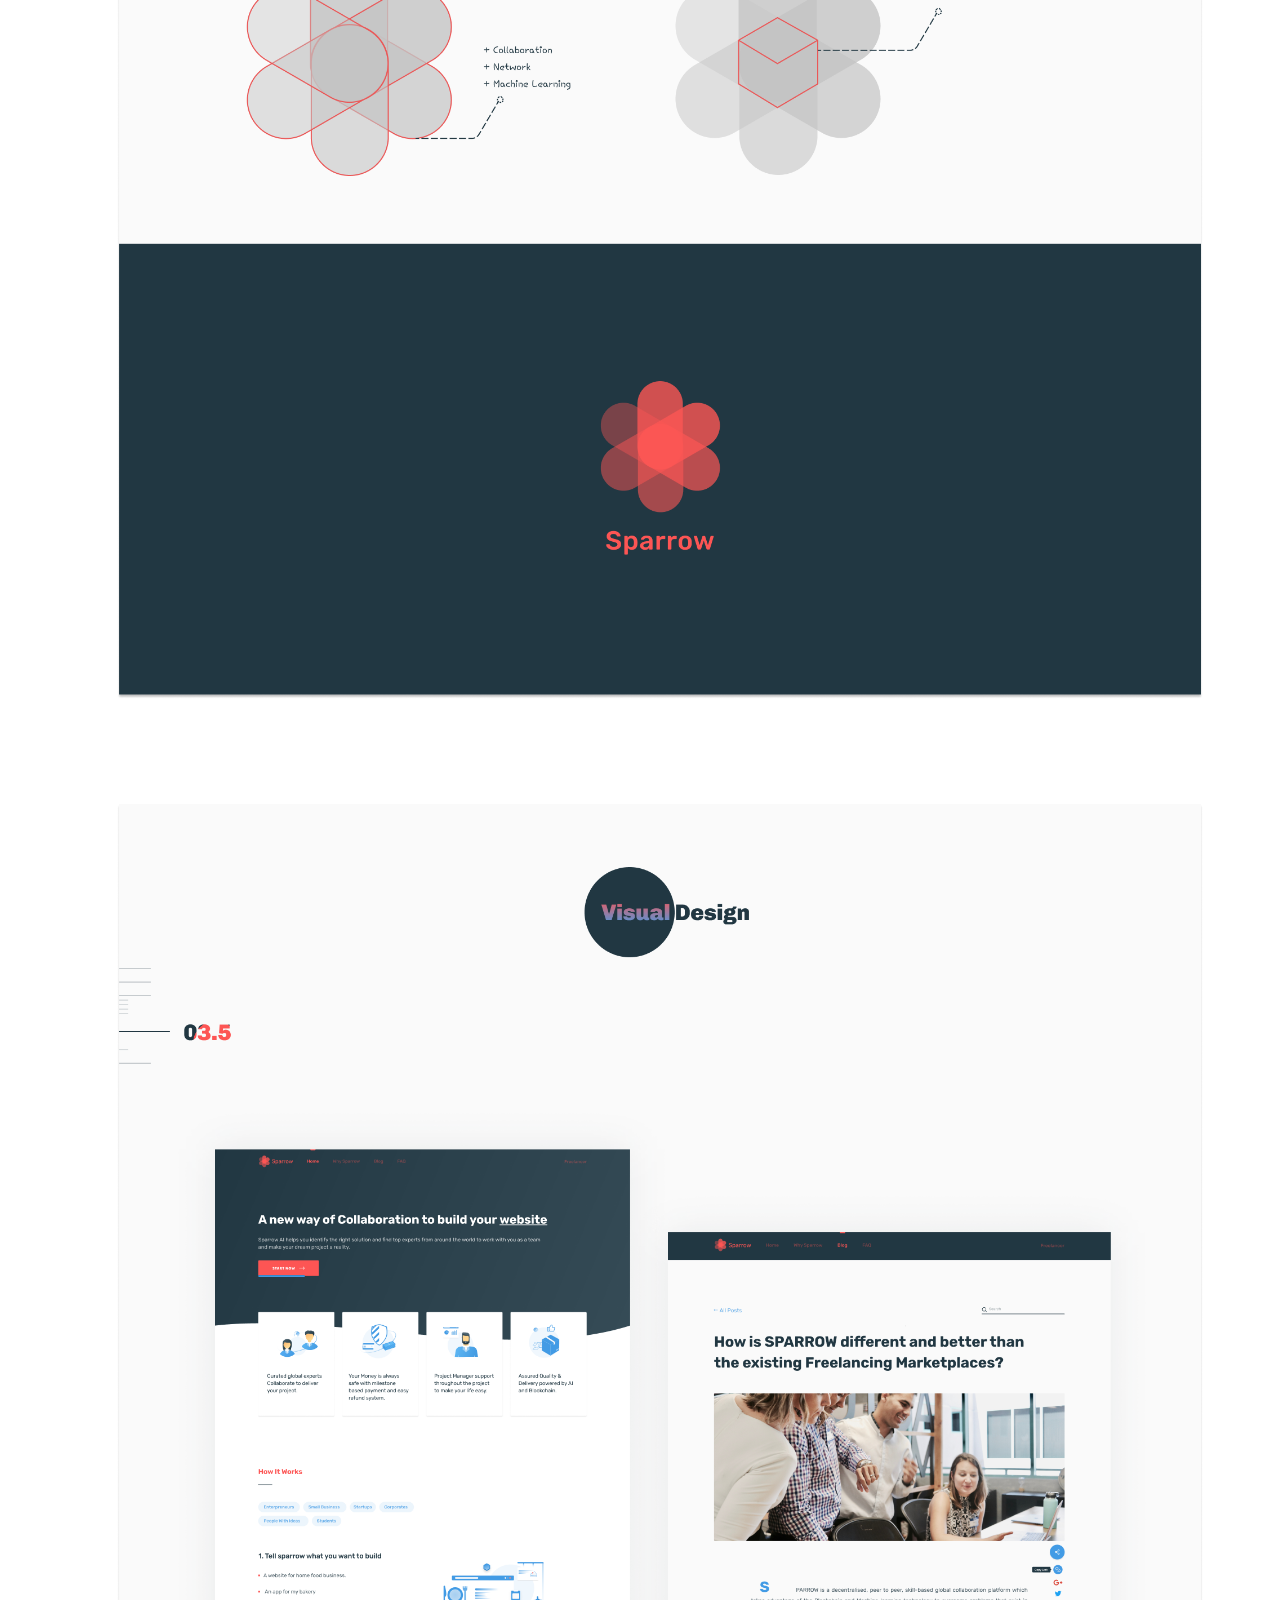
<file: sparrow.html>
<!DOCTYPE html>
<html lang="en" class="no-js">

<head>

	<meta charset="UTF-8" />
	<meta name="viewport" work="width=device-width, initial-scale=1">
	<meta name="author" content="Anurag Jaiswal">
	<title>Sparrow</title>
	<link rel="icon" href="img/logo/favicon.png" type="image/png">
	<meta name="description" work="A set of morphing shape overlays with SVG" />
	<meta name="keywords" work="shape, SVG, morphing, web development, web design, javascript" />

	<meta name="description" work="A collection of decorative animated background shapes powered by WebGL and TweenMax." />
	<meta name="keywords" work="webgl, background, shape, web design, web development, tweenmax, gsap, animation" />

	<link rel="stylesheet" type="text/css" href="https://maxcdn.bootstrapcdn.com/font-awesome/4.7.0/css/font-awesome.min.css">
	<link href="https://maxcdn.bootstrapcdn.com/bootstrap/3.3.7/css/bootstrap.min.css">

	<link rel="stylesheet" type="text/css" href="css/discbase.css" />


	<link rel="stylesheet" type="text/css" href="css/hamburger.css" />

	<link rel="stylesheet" type="text/css" href="css/normalize.css" />
	<link rel="stylesheet" type="text/css" href="css/demo3.css" />

	<link rel="stylesheet" type="text/css" href="css/base.css" />
	<link rel="stylesheet" type="text/css" href="css/normalize1.css" />
	<link rel="stylesheet" type="text/css" href="css/projects.css" />
	<link rel="stylesheet" type="text/css" href="css/disc.css" />
	<link rel="stylesheet" type="text/css" href="css/component.css" />

	<script src="https://cdnjs.cloudflare.com/ajax/libs/jquery/3.3.1/jquery.js"></script>


	<script>
		$(window).scroll(function () {
			$(".dumba").find("a").css("opacity", 1 - ($(window).scrollTop() / 100));
		})
	</script>
	
	<!-- Start of HubSpot Embed Code -->
    <script type="text/javascript" id="hs-script-loader" async defer src="//js.hs-scripts.com/5523027.js"></script>
    <!-- End of HubSpot Embed Code -->

</head>


<body class="demo-6 demo-1">

	<div class="svg-wrap">

		<svg width="0" height="0" viewBox="0 0 0 0">
			<path id="arrow-left-3" d="M44.797 17.28l0.003 29.44-25.6-14.72z" />
		</svg>
		<svg width="0" height="0" viewBox="0 0 0 0">
			<path id="arrow-right-3" d="M19.203 17.28l-0.003 29.44 25.6-14.72z" />
		</svg>

	</div>

	<a href="contact.html" <div class="basicBox"> Contact
		<svg width="130" height="65" viewBox="0 0 130 65" xmlns="http://www.w3.org/2000/svg">
			<rect x='0' y='0' fill='none' width='130' height='65'/>
		</svg>
		</div>
	</a>

	<div class="content--demo-6">

		<div class="hamburger hamburger--demo-6 js-hover">
			<div class="hamburger__line hamburger__line--01">
				<div class="hamburger__line-in hamburger__line-in--01 hamburger__line-in--demo-5"></div>
			</div>
			<div class="hamburger__line hamburger__line--02">
				<div class="hamburger__line-in hamburger__line-in--02 hamburger__line-in--demo-5"></div>
			</div>
			<div class="hamburger__line hamburger__line--03">
				<div class="hamburger__line-in hamburger__line-in--03 hamburger__line-in--demo-5"></div>
			</div>
			<div class="hamburger__line hamburger__line--cross01">
				<div class="hamburger__line-in hamburger__line-in--cross01 hamburger__line-in--demo-5"></div>
			</div>
			<div class="hamburger__line hamburger__line--cross02">
				<div class="hamburger__line-in hamburger__line-in--cross02 hamburger__line-in--demo-5"></div>
			</div>
		</div>

		<div id="logo">

			<a href="index.html"><img src="img/logo/Logo-Png.png" class="img-responsive" style="width: 100px; z-index: 9999;"></a>

		</div>

		<div class="content">

			<img src="img/Sparrow/sparrow-logo.svg" class="img-responsive" draggable="false" style="width: 300px; z-index: 99;margin-top: -21%; margin-left: -26%;">

			<div class="content__inner">

				<!-- <h2 class="kidsifu__title">Kidsifu</h2> -->

				<p class="opasa__desc">Sparrow is a blockchain based global freelance<br> collaboration platform that empowers and rewards
                    <br>Clients and Freelancers to come together and <br> work as a team to make. 
                    dream projects a reality.
				</p>

			</div>
		</div>


		<arrow id="section10" class="dumba">

			<a href="#IndusPeople"><span></span>Scroll</a>

		</arrow>


		<div class="global-menu">
			<div class="global-menu__wrap">
				<a class="global-menu__item global-menu__item--demo-6" href="index.html">Home</a>
				<a class="global-menu__item global-menu__item--demo-6" href="studio.html">Studio</a>
				<a class="global-menu__item global-menu__item--demo-6" href="contact.html">Say Hello</a>
				<a class="global-menu__item global-menu__item--demo-6" href="https://medium.com/@gotoxplore" target="_blank">Blog</a>
			</div>
		</div>

		<svg class="shape-overlays" viewBox="0 0 100 100" preserveAspectRatio="none">
			<defs>
				<linearGradient id="gradient1" x1="0%" y1="0%" x2="0%" y2="100%">
					<stop offset="0%" stop-color="#005cff" />
					<stop offset="100%" stop-color="#83b6ff" />
				</linearGradient>
				<linearGradient id="gradient2" x1="0%" y1="0%" x2="0%" y2="100%">
					<stop offset="0%" stop-color="#83b6ff" />
					<stop offset="100%" stop-color="#ffffff" />
				</linearGradient>
				<linearGradient id="gradient3" x1="0%" y1="0%" x2="0%" y2="100%">
					<stop offset="0%" stop-color="#c5d5ea" />
					<stop offset="100%" stop-color="#c5d5ea" />
				</linearGradient>
			</defs>
			<path class="shape-overlays__path"></path>
			<path class="shape-overlays__path"></path>
			<path class="shape-overlays__path"></path>
		</svg>
	</div>


	<div class="" id="IndusPeople">

		<div class="kidsifu__section" style="margin-top: 5%;">
			<a class="content__link"><img class="content__img img-responsive" draggable="false" src="img/Sparrow/1.png" width="900px" alt="img"/></a>
			<!--					<h2 class="content__text">Logo Design</h2>-->
		</div>
		
		<div class="kidsifu__section">
			<a class="content__link"><img class="content__img img-responsive" draggable="false" src="img/Sparrow/2.png" width="900px" alt="img"/></a>
			<!--					<h2 class="content__text">Web Design</h2>-->
		</div>
		<div class="kidsifu__section">
			<a class="content__link"><img class="content__img img-responsive" draggable="false" src="img/Sparrow/3.png" width="900px" alt="img"/></a>
			<!--					<h2 class="content__text">Web Design</h2>-->
		</div>

		<div class="kidsifu__section">
			<a class="content__link"><img class="content__img img-responsive" draggable="false" src="img/Sparrow/4.png" width="900px" alt="img"/></a>

        </div>
        
        <div class="kidsifu__section">
			<a class="content__link"><img class="content__img img-responsive" draggable="false" src="img/Sparrow/5.png" width="900px" alt="img"/></a>

        </div>
        
        <div class="kidsifu__section">
			<a class="content__link"><img class="content__img img-responsive" draggable="false" src="img/Sparrow/6.png" width="900px" alt="img"/></a>

		</div>

		<div class="kidsifu__section">
			<a class="content__link"><img class="content__img img-responsive" draggable="false" src="img/Sparrow/7.png" width="900px" alt="img"/></a>

		</div>


		<div class="content__section13">
			<div class="pipra__site">
				<a href="http://www.hiresparrow.com/" target="_blank">hiresparrow.com</a>

			</div>

			<nav class="nav-multithumb">
				<a class="prev" href="pipra.html">
						<span class="icon-wrap" title="Pipra">Previous project</span>
						
					</a>
				<a class="next" href="opasa.html">
						<span class="icon-wrap" title="Opasa">Next Project</span>
					
					</a>
			</nav>

		</div>


	</div>

	<footer class="myFooter" id="footer-wrapper">

		<div class="content__section">
			<div class="content__contact">
				<div style="margin-top:-130px;">
					<a href="contact.html">
						<h6>Write to us at</h6>
					</a>
					<a class="mail" href="mailto:sayhello@hellofello.studio">sayhello@hellofello.studio</a>
				</div>

			</div>
		</div>

		<div class="footer-icons">
			<a href="https://www.instagram.com/hellofello.studio/" class="generic-anchor" target="_blank"><i class="fa fa-instagram"></i></a>
			<a href="https://www.behance.net/hellofello" class="generic-anchor" target="_blank"><i class="fa fa-behance"></i></a>
			<a href="https://twitter.com/sayhellofello" class="generic-anchor" target="_blank"><i class="fa fa-twitter"></i></a>
			<a href="https://www.facebook.com/hellofello.studio" class="generic-anchor" target="_blank"><i class="fa fa-facebook"></i></a>
			<a href="https://www.linkedin.com/company/13278380/" class="generic-anchor" target="_blank"><i class="fa fa-linkedin"></i></a>
		</div>
		</section>
		<section class="footer-bottom">
			<div class="footer-bottom-wrapper">
				<i class="fa fa-copyright" role="copyright"></i> 2018 <a href="#"><strong>HelloFello</strong></a> <span class="footer-bottom-rights"> - All Rights Reserved</span>
			</div>
		</section>
	</footer>


	</main>


	<!-- Work  -->

	<script src="js/imagesloaded.pkgd.min.js"></script>
	<script src="js/scrollMonitor.js"></script>
	<script src="js/imagesloaded.pkgd.min.js"></script>

	<!-- Home  -->

	<script src="js/demoham.js"></script>
	<script src="js/easings.js"></script>
	<script src="js/demo6.js"></script>
	<script src="js/demohome.js"></script>

	<script src="js/three.min.js"></script>
	<script src="js/perlin.js"></script>


</body>

</html>
</file>
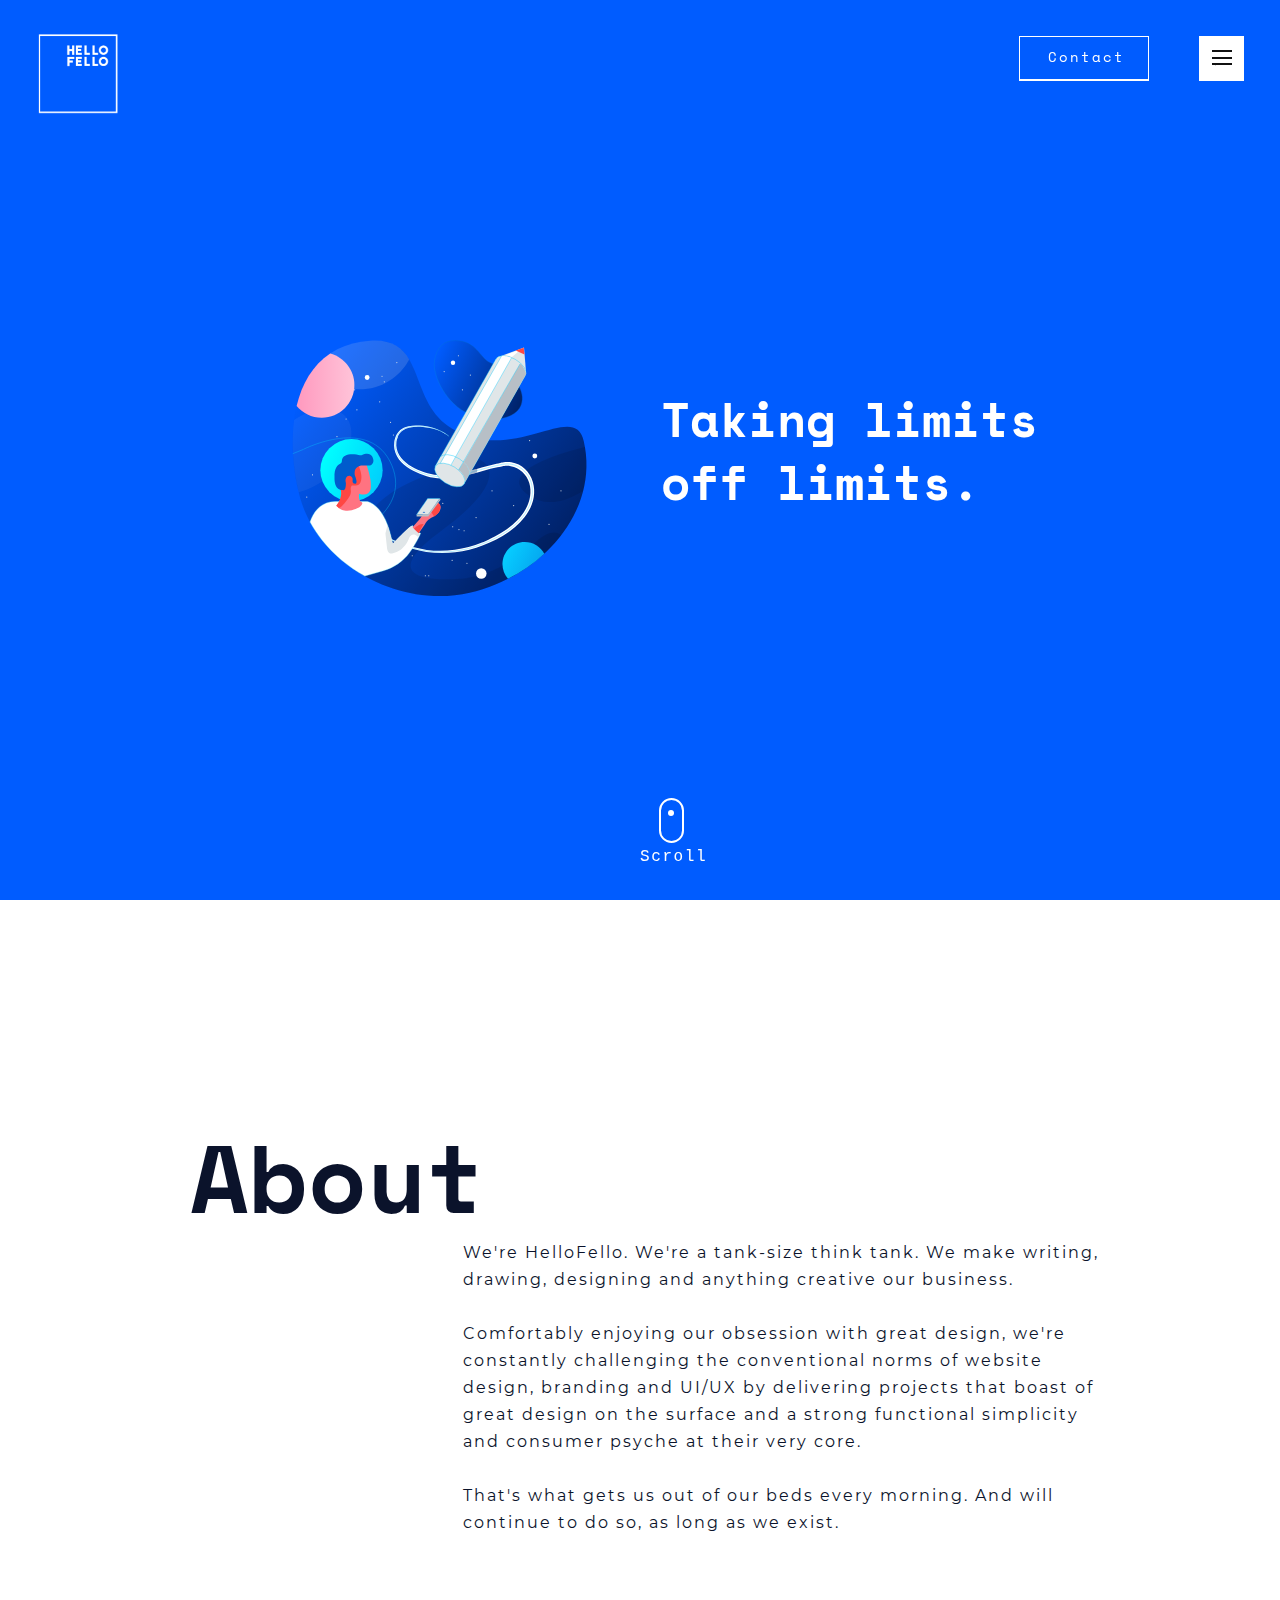
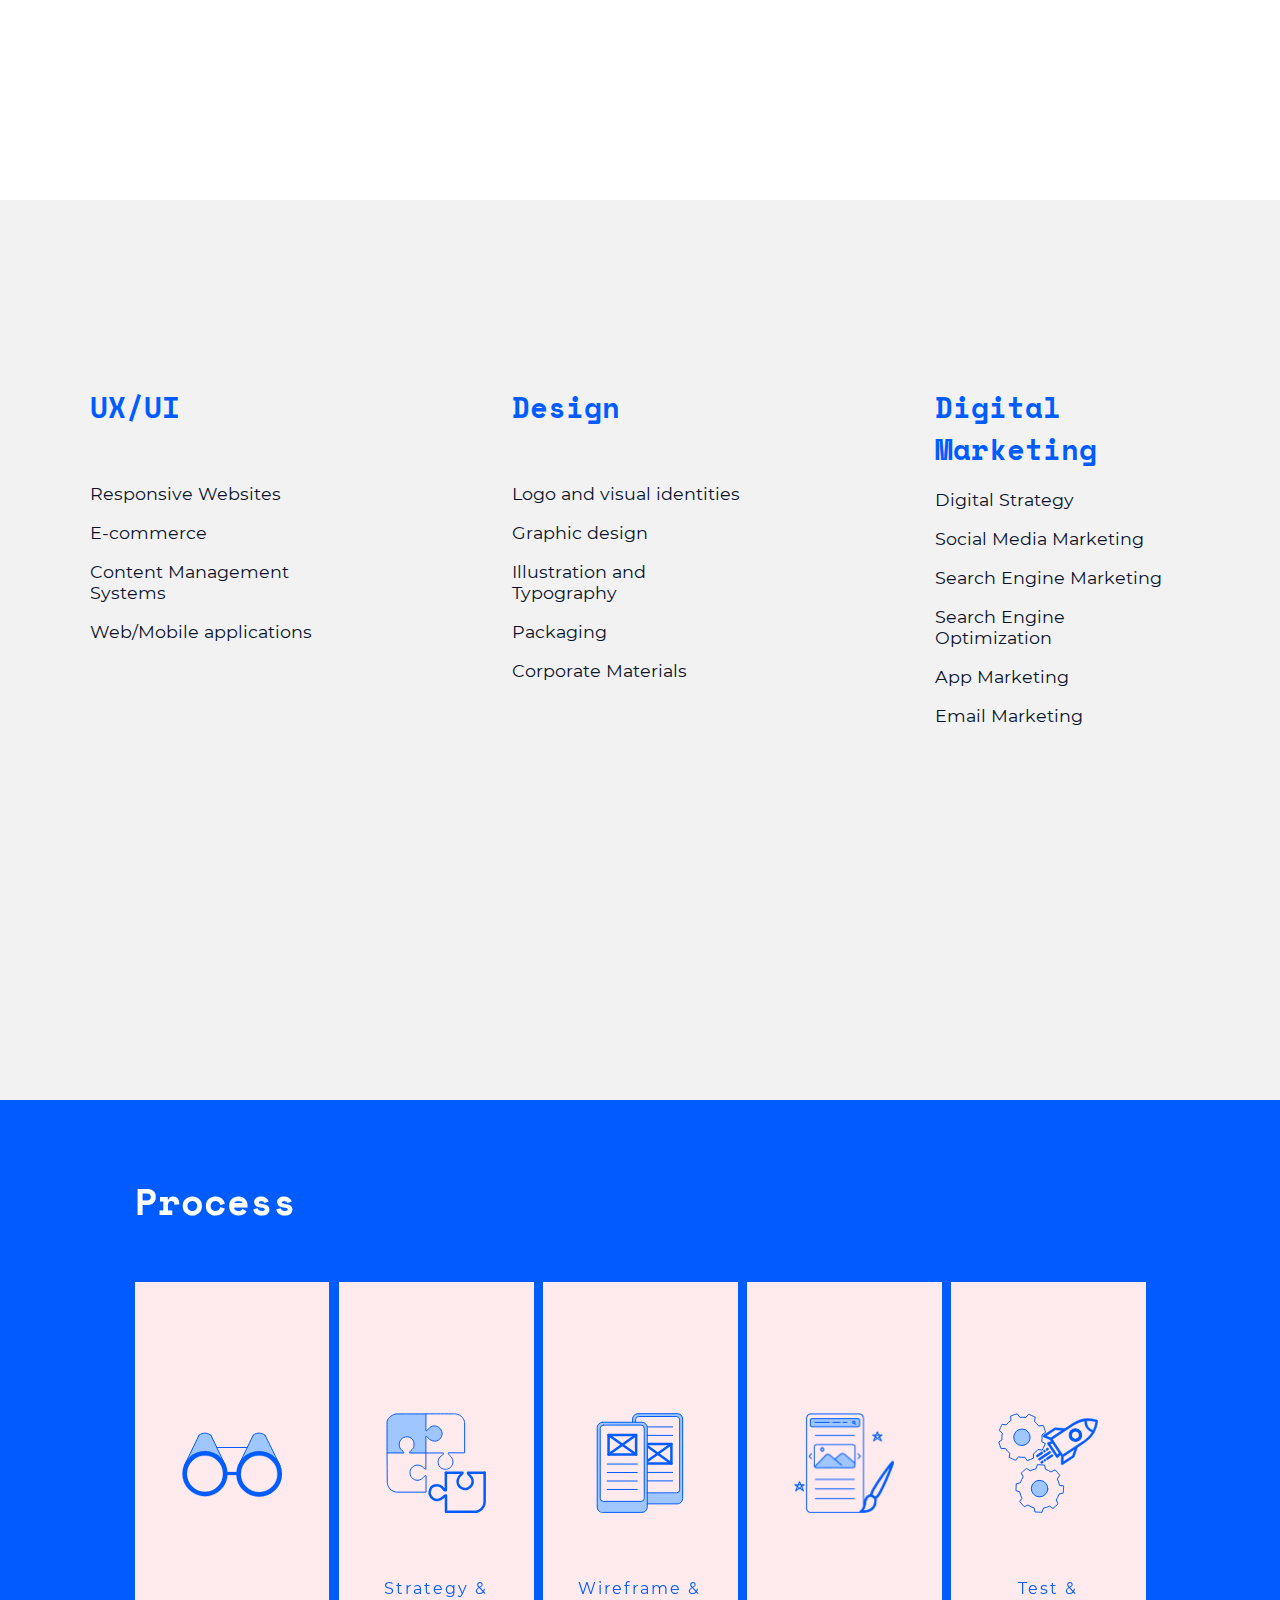
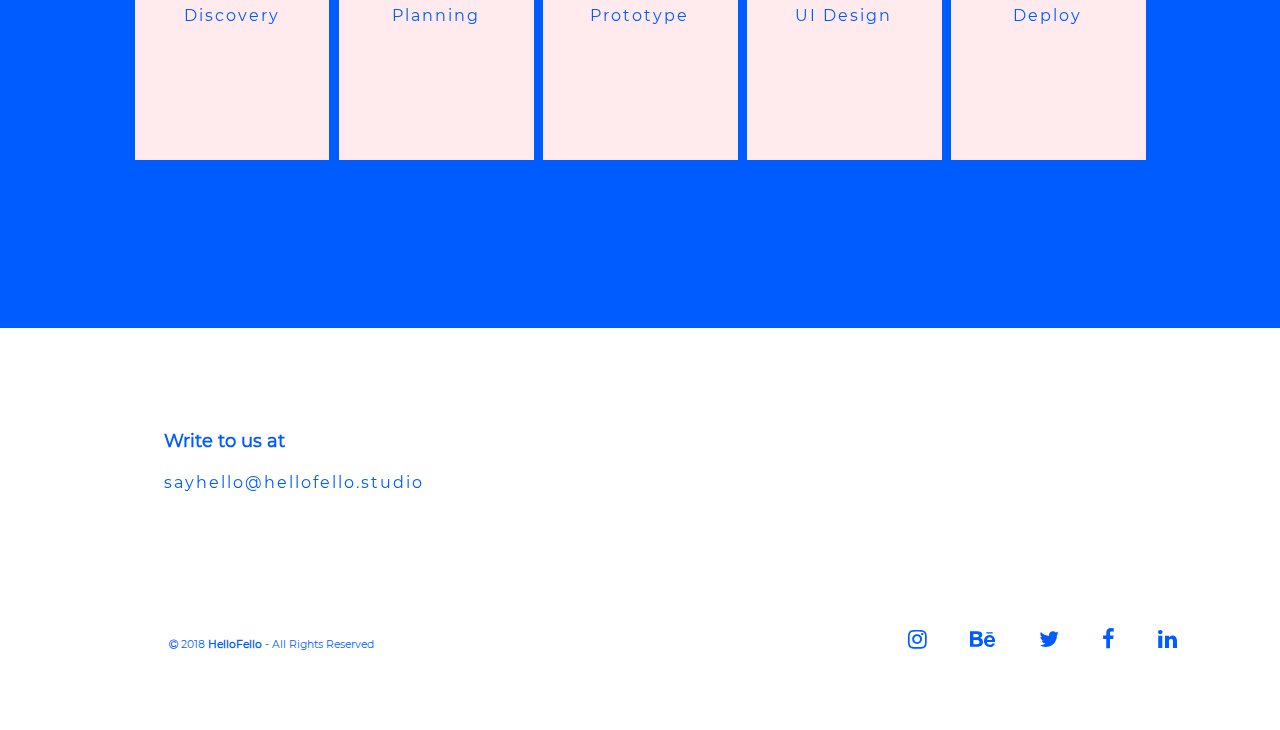
<file: studio.html>
<!DOCTYPE html>
<html lang="en" class="no-js">

<head>

  <meta charset="UTF-8" />
  <meta name="viewport" work="width=device-width, initial-scale=1">
  <meta name="author" content="Anurag Jaiswal">
  <title>Studio</title>
  <link rel="icon" href="img/logo/favicon.png" type="image/png">
  <meta name="description" work="A set of morphing shape overlays with SVG" />
  <meta name="keywords" work="shape, SVG, morphing, web development, web design, javascript" />

  <meta name="description" work="A collection of decorative animated background shapes powered by WebGL and TweenMax." />
  <meta name="keywords" work="webgl, background, shape, web design, web development, tweenmax, gsap, animation" />

  <link rel="stylesheet" type="text/css" href="https://maxcdn.bootstrapcdn.com/font-awesome/4.7.0/css/font-awesome.min.css">
  <link href="https://maxcdn.bootstrapcdn.com/bootstrap/3.3.7/css/bootstrap.min.css">

  <link rel="stylesheet" type="text/css" href="css/demo.css" />
  <link rel="stylesheet" type="text/css" href="css/normalize.css" />
  <!-- <link rel="stylesheet" type="text/css" href="css/demo3.css" /> -->

  <link rel="stylesheet" type="text/css" href="css/base.css" />
  <link rel="stylesheet" type="text/css" href="css/normalize1.css" />
  <link rel="stylesheet" type="text/css" href="css/studio.css" />

  <script src="https://cdnjs.cloudflare.com/ajax/libs/jquery/3.3.1/jquery.js"></script>


  <!--     For Mobile Devices       -->

  <script>
    if (screen.width <= 450) {
      window.location = "https://anurag-jaiswal.github.io/HF-Mobile/";
    }
  </script>

  <!--        End       -->
  
    <!-- Start of HubSpot Embed Code -->
    <script type="text/javascript" id="hs-script-loader" async defer src="//js.hs-scripts.com/5523027.js"></script>
    <!-- End of HubSpot Embed Code -->

</head>


<body class="demo-6 loading">

  <svg class="hidden">
    <symbol id="icon-arrow" viewBox="0 0 24 24">
      <title>arrow</title>
      <polygon points="6.3,12.8 20.9,12.8 20.9,11.2 6.3,11.2 10.2,7.2 9,6 3.1,12 9,18 10.2,16.8 " />
    </symbol>

    <symbol id="icon-drop" viewBox="0 0 24 24">
      <title>drop</title>
      <path d="M12,21c-3.6,0-6.6-3-6.6-6.6C5.4,11,10.8,4,11.4,3.2C11.6,3.1,11.8,3,12,3s0.4,0.1,0.6,0.3c0.6,0.8,6.1,7.8,6.1,11.2C18.6,18.1,15.6,21,12,21zM12,4.8c-1.8,2.4-5.2,7.4-5.2,9.6c0,2.9,2.3,5.2,5.2,5.2s5.2-2.3,5.2-5.2C17.2,12.2,13.8,7.3,12,4.8z"
      />
      <path d="M12,18.2c-0.4,0-0.7-0.3-0.7-0.7s0.3-0.7,0.7-0.7c1.3,0,2.4-1.1,2.4-2.4c0-0.4,0.3-0.7,0.7-0.7c0.4,0,0.7,0.3,0.7,0.7C15.8,16.5,14.1,18.2,12,18.2z"
      />
    </symbol>
    <symbol id="shape-demo" viewBox="0 0 200 100">
      <title>shape demo</title>
      <path d="M 6.144,74.1 C 20.4,107.4 70.13,94.33 94.22,95.74 121.3,97.41 130.8,101.1 154.7,99.38 178.6,97.72 201.9,78.95 199.4,46.86 197.1,14.96 174.9,4.781 161.4,1.827 147.9,-1.128 119.8,8.284 105.6,8.766 85.34,9.449 81.91,7.628 51.08,2.334 17.26,-3.482 -8.105,40.84 6.144,74.1 Z"
      />
    </symbol>
  </svg>

  <a href="contact" <div class="basicBox"> Contact
    <svg width="130" height="65" viewBox="0 0 130 65" xmlns="http://www.w3.org/2000/svg">
      <rect x='0' y='0' fill='none' width='130' height='65' />
    </svg>
    </div>
  </a>

  <div class="content--demo-6">

    <div class="hamburger hamburger--demo-6 js-hover">
      <div class="hamburger__line hamburger__line--01">
        <div class="hamburger__line-in hamburger__line-in--01 hamburger__line-in--demo-5"></div>
      </div>
      <div class="hamburger__line hamburger__line--02">
        <div class="hamburger__line-in hamburger__line-in--02 hamburger__line-in--demo-5"></div>
      </div>
      <div class="hamburger__line hamburger__line--03">
        <div class="hamburger__line-in hamburger__line-in--03 hamburger__line-in--demo-5"></div>
      </div>
      <div class="hamburger__line hamburger__line--cross01">
        <div class="hamburger__line-in hamburger__line-in--cross01 hamburger__line-in--demo-5"></div>
      </div>
      <div class="hamburger__line hamburger__line--cross02">
        <div class="hamburger__line-in hamburger__line-in--cross02 hamburger__line-in--demo-5"></div>
      </div>
    </div>


    <div class="content">
      <img src="img/logo/studio.svg" class="img-responsive" style="width: 380px; z-index: 99;margin-top: -65%; margin-left: -55%;">

      <div class="content__inner">
        <p class="content__title">Taking limits<br> off limits.</p>
      </div>

    </div>


    <div id="logo">

      <a href="index.html"><img src="img/logo/hello.png" class="img-responsive" style="width: 100px; z-index: 9999;"></a>

    </div>


    <arrow id="section10" class="dumba">

      <a class="scroll-fade" href="#1"><span></span>Scroll</a>
    </arrow>


    <div class="global-menu">
      <div class="global-menu__wrap">
        <a class="global-menu__item global-menu__item--demo-6" href="index.html">Home</a>
        <a class="global-menu__item global-menu__item--demo-6 active" href="studio.html">Studio</a>
        <a class="global-menu__item global-menu__item--demo-6" href="contact.html">Say Hello</a>
        <a class="global-menu__item global-menu__item--demo-6" href="https://medium.com/@gotoxplore" target="_blank">Blog</a>
      </div>
    </div>

    <svg class="shape-overlays" viewBox="0 0 100 100" preserveAspectRatio="none">
      <defs>
        <linearGradient id="gradient1" x1="0%" y1="0%" x2="0%" y2="100%">
          <stop offset="0%" stop-color="#005cff" />
          <stop offset="100%" stop-color="#83b6ff" />
        </linearGradient>
        <linearGradient id="gradient2" x1="0%" y1="0%" x2="0%" y2="100%">
          <stop offset="0%" stop-color="#83b6ff" />
          <stop offset="100%" stop-color="#ffffff" />
        </linearGradient>
        <linearGradient id="gradient3" x1="0%" y1="0%" x2="0%" y2="100%">
          <stop offset="0%" stop-color="#c5d5ea" />
          <stop offset="100%" stop-color="#c5d5ea" />
        </linearGradient>
      </defs>
      <path class="shape-overlays__path"></path>
      <path class="shape-overlays__path"></path>
      <path class="shape-overlays__path"></path>
    </svg>
  </div>


  <main>

    <div class="morph-wrap">
      <svg class="morph" width="0" height="0" viewBox="0 0 1400 770">
        <path d="M 262.9,252.2 C 210.1,338.2 212.6,487.6 288.8,553.9 372.2,626.5 511.2,517.8 620.3,536.3 750.6,558.4 860.3,723 987.3,686.5 1089,657.3 1168,534.7 1173,429.2 1178,313.7 1096,189.1 995.1,130.7 852.1,47.07 658.8,78.95 498.1,119.2 410.7,141.1 322.6,154.8 262.9,252.2 Z"
        />
      </svg>

    </div>

    <section id="1">

      <div class="work-wrap">
        <div class="work work--layout work--layout-1">

          <h3 class="work__title">About</h3>
          <!--					<p class="work__author">Gregory Mourisha</p>-->
          <p class="work__desc">We're HelloFello. We're a tank-size think tank. We make writing, drawing, designing and anything
            creative our business.
            <br><br>Comfortably enjoying our obsession with great design, we're constantly challenging the conventional norms
            of website design, branding and UI/UX by delivering projects that boast of great design on the surface and a
            strong functional simplicity and consumer psyche at their very core.<br> <br>That's what gets us out of our beds
            every morning. And will continue to do so, as long as we exist.</p>
          <!--					<a href="disover1.html" class="work__link">Discover</a>-->
        </div>
      </div>
    </section>
    <!--        Branding and Design Section  -->

    <section id="2">

      <div class="design">


        <div class="row">
          <div class="column">

            <h1>UX/UI</h1>
            <br>
            <br>
            <p>Responsive Websites </p>
            <br>
            <p> E-commerce</p>
            <br>
            <p>Content Management Systems</p>
            <br>
            <p>Web/Mobile applications</p>
            <br>

            <!-- <h2 class="rotate">Branding</h2> -->
          </div>

          <div class="column">
            <h1>Design</h1>
            <br>
            <br>
            <p>Logo and visual identities</p>
            <br>
            <p>Graphic design</p>
            <br>
            <p>Illustration and Typography</p>
            <br>
            <p>Packaging</p>
            <br>
            <p>Corporate Materials</p>

            <!--  <h3 class="rotate">UXdesign</h3>  -->
          </div>

          <div class="column">
            <h1>Digital Marketing</h1>

            <p>Digital Strategy</p>
            <br>
            <p>Social Media Marketing</p>
            <br>
            <p>Search Engine Marketing</p>
            <br>
            <p>Search Engine Optimization</p>
            <br>
            <p>App Marketing</p>
            <br>
            <p>Email Marketing</p>

          </div>

        </div>

      </div>
    </section>

  </main>

  <!--  Gallery -->
  <section id="3">
    <div id="gallery">

      <div class="cont s--inactive">
        <h2 class="studio__process">Process</h2>
        <br>
        <br>
        <br>
        <!-- cont inner start -->
        <div class="cont__inner">
          <!-- el start -->
          <div class="el">
            <div class="el__overflow">
              <div class="el__inner">
                <div class="el__bg"></div>
                <div class="el__preview-cont">
                  <br>
                  <h2 class="el__heading">
                    <img src="img/ProcessIcons/Discovery.svg" alt="discovery img">
                    <br>
                    <br>
                    <br>
                    <br>
                    Discovery
                  </h2>
                </div>
                
                <div class="el__content">
                  <img src="img/ProcessIcons/Discovery.svg" alt="discovery img">
                  <div class="el__text_title">Listen carefully. Identify opportunities.</div>
                  <br>
                  <div class="el__text">This is where most of the magic happens. We turn the problem upside-down <br>and
                    inside out to gain valuable perspectives.
                  </div>
                  <div class="el__close-btn"></div>
                </div>
              </div>
            </div>
            <div class="el__index">
              <div class="el__index-back">1</div>
              <div class="el__index-front">
                <div class="el__index-overlay" data-index="1">1</div>
              </div>
            </div>
          </div>
          <!-- el end -->
          <!-- el start -->
          <div class="el">
            <div class="el__overflow">
              <div class="el__inner">
                <div class="el__bg"></div>
                <div class="el__preview-cont">
                  <h2 class="el__heading">
                    <img src="img/ProcessIcons/Strategy & Planning.svg" alt="Strategy & Planning img">
                    <br>
                    <br>
                    <br>
                    Strategy &<br> Planning</h2>
                </div>
                <div class="el__content">
                  <img src="img/ProcessIcons/Strategy & Planning.svg" alt="Strategy & Planning img">
                  <div class="el__text_title">This is where we question everything.</div>
                  <br>
                  <div class="el__text">Between countless cups of coffee, numerous concepts get rejected.<br> And finally
                    one ingenious idea is born.
                  </div>
                  <div class="el__close-btn"></div>
                </div>
              </div>
            </div>
            <div class="el__index">
              <div class="el__index-back">2</div>
              <div class="el__index-front">
                <div class="el__index-overlay" data-index="2">2</div>
              </div>
            </div>
          </div>
          <!-- el end -->
          <!-- el start -->
          <div class="el">
            <div class="el__overflow">
              <div class="el__inner">
                <div class="el__bg"></div>
                <div class="el__preview-cont">
                  <h2 class="el__heading">
                    <img src="img/ProcessIcons/Wireframes .svg" alt="Wireframes img">
                    <br>
                    <br>
                    <br>
                    Wireframe &<br> Prototype</h2>
                </div>
                <div class="el__content">
                  <img src="img/ProcessIcons/Wireframes .svg" alt="Wireframes img">
                  <div class="el__text">One step closer to nailing the perfect design.<br> One design element at a time.</div>
                  <div class="el__close-btn"></div>
                </div>
              </div>
            </div>
            <div class="el__index">
              <div class="el__index-back">3</div>
              <div class="el__index-front">
                <div class="el__index-overlay" data-index="3">3</div>
              </div>
            </div>
          </div>
          <!-- el end -->
          <!-- el start -->
          <div class="el">
            <div class="el__overflow">
              <div class="el__inner">
                <div class="el__bg"></div>
                <div class="el__preview-cont">
                  <h2 class="el__heading">
                    <img src="img/ProcessIcons/UI Design.png" alt="UI Design img">
                    <br>
                    <br>
                    <br>
                    <br>
                    UI Design</h2>
                </div>
                <div class="el__content">
                  <img src="img/ProcessIcons/UI Design.png" alt="UI Design img">
                  <div class="el__text">A splash of colour. A stroke of the pen. And the brainchild is ready.</div>
                  <div class="el__close-btn"></div>
                </div>
              </div>
            </div>
            <div class="el__index">
              <div class="el__index-back">4</div>
              <div class="el__index-front">
                <div class="el__index-overlay" data-index="4">4</div>
              </div>
            </div>
          </div>
          <!-- el end -->
          <!-- el start -->
          <div class="el">
            <div class="el__overflow">
              <div class="el__inner">
                <div class="el__bg"></div>
                <div class="el__preview-cont">
                  <h2 class="el__heading">
                    <img src="img/ProcessIcons/Test & Deploy.svg" alt="Test & Deploy img">
                    <br>
                    <br>
                    <br>
                    Test & <br>Deploy</h2>
                </div>
                <div class="el__content">
                  <img src="img/ProcessIcons/Test & Deploy.svg" alt="Test & Deploy img">
                  <div class="el__text">First, we gather feedback from design gurus, consumers and trade experts.<br> And
                    then one final tinkering before you cast your eyes on a work of perfection.</div>
                  <div class="el__close-btn"></div>
                </div>
              </div>
            </div>
            <div class="el__index">
              <div class="el__index-back">5</div>
              <div class="el__index-front">
                <div class="el__index-overlay" data-index="5">5</div>
              </div>
            </div>
          </div>
          <!-- el end -->
        </div>
        <!-- cont inner end -->
      </div>
    </div>
  </section>


  <!-- Say Hello  -->




  <!--        Footer start here  -->

  <footer class="myFooter" id="footer-wrapper">


    <section class="work work--related" id="">
      <a class="work__related-item">
        <h6 style="margin-bottom:-50px;" class="work__related-subtitle">Write to us at</h6>
      </a>

      <a class="work__mail" href="mailto:sayhello@hellofello.studio">
        <span class="say__hello-subtitle">sayhello@hellofello.studio</span>
      </a>

    </section>

    <div class="footer-icons">
      <a href="https://www.instagram.com/hellofello.studio/" class="generic-anchor" target="_blank"><i class="fa fa-instagram"></i></a>
      <a href="https://www.behance.net/hellofello" class="generic-anchor" target="_blank"><i class="fa fa-behance"></i></a>
      <a href="https://twitter.com/sayhellofello" class="generic-anchor" target="_blank"><i class="fa fa-twitter"></i></a>
      <a href="https://www.facebook.com/hellofello.studio" class="generic-anchor" target="_blank"><i class="fa fa-facebook"></i></a>
      <a href="https://www.linkedin.com/company/13278380/" class="generic-anchor" target="_blank"><i class="fa fa-linkedin"></i></a>
    </div>
    </section>
    <section class="footer-bottom">
      <div class="footer-bottom-wrapper">
        <i class="fa fa-copyright" role="copyright"></i> 2018 <a href="http://hellofello.studio"><strong>HelloFello</strong></a>
        <span class="footer-bottom-rights"> - All Rights Reserved</span>
      </div>
    </section>
  </footer>



  <script>
    $(window).scroll(function () {
      $(".scroll-fade").css("opacity", 1 - $(window).scrollTop() / 250);
    })
  </script>


  <script src="js/main.js"></script>
  <script src="js/imagesloaded.pkgd.min.js"></script>
  <script src="js/anime.min.js"></script>
  <script src="js/scrollMonitor.js"></script>
  <script src="js/charming.min.js"></script>
  <script src="js/demo1.js"></script>

  <script src="js/demoham.js"></script>
  <script src="js/easings.js"></script>
  <script src="js/demo3.js"></script>
  <script src="js/demo6.js"></script>
  <script src="js/demohome.js"></script>
  <script src="js/three.min.js"></script>


</body>

</html>
</file>
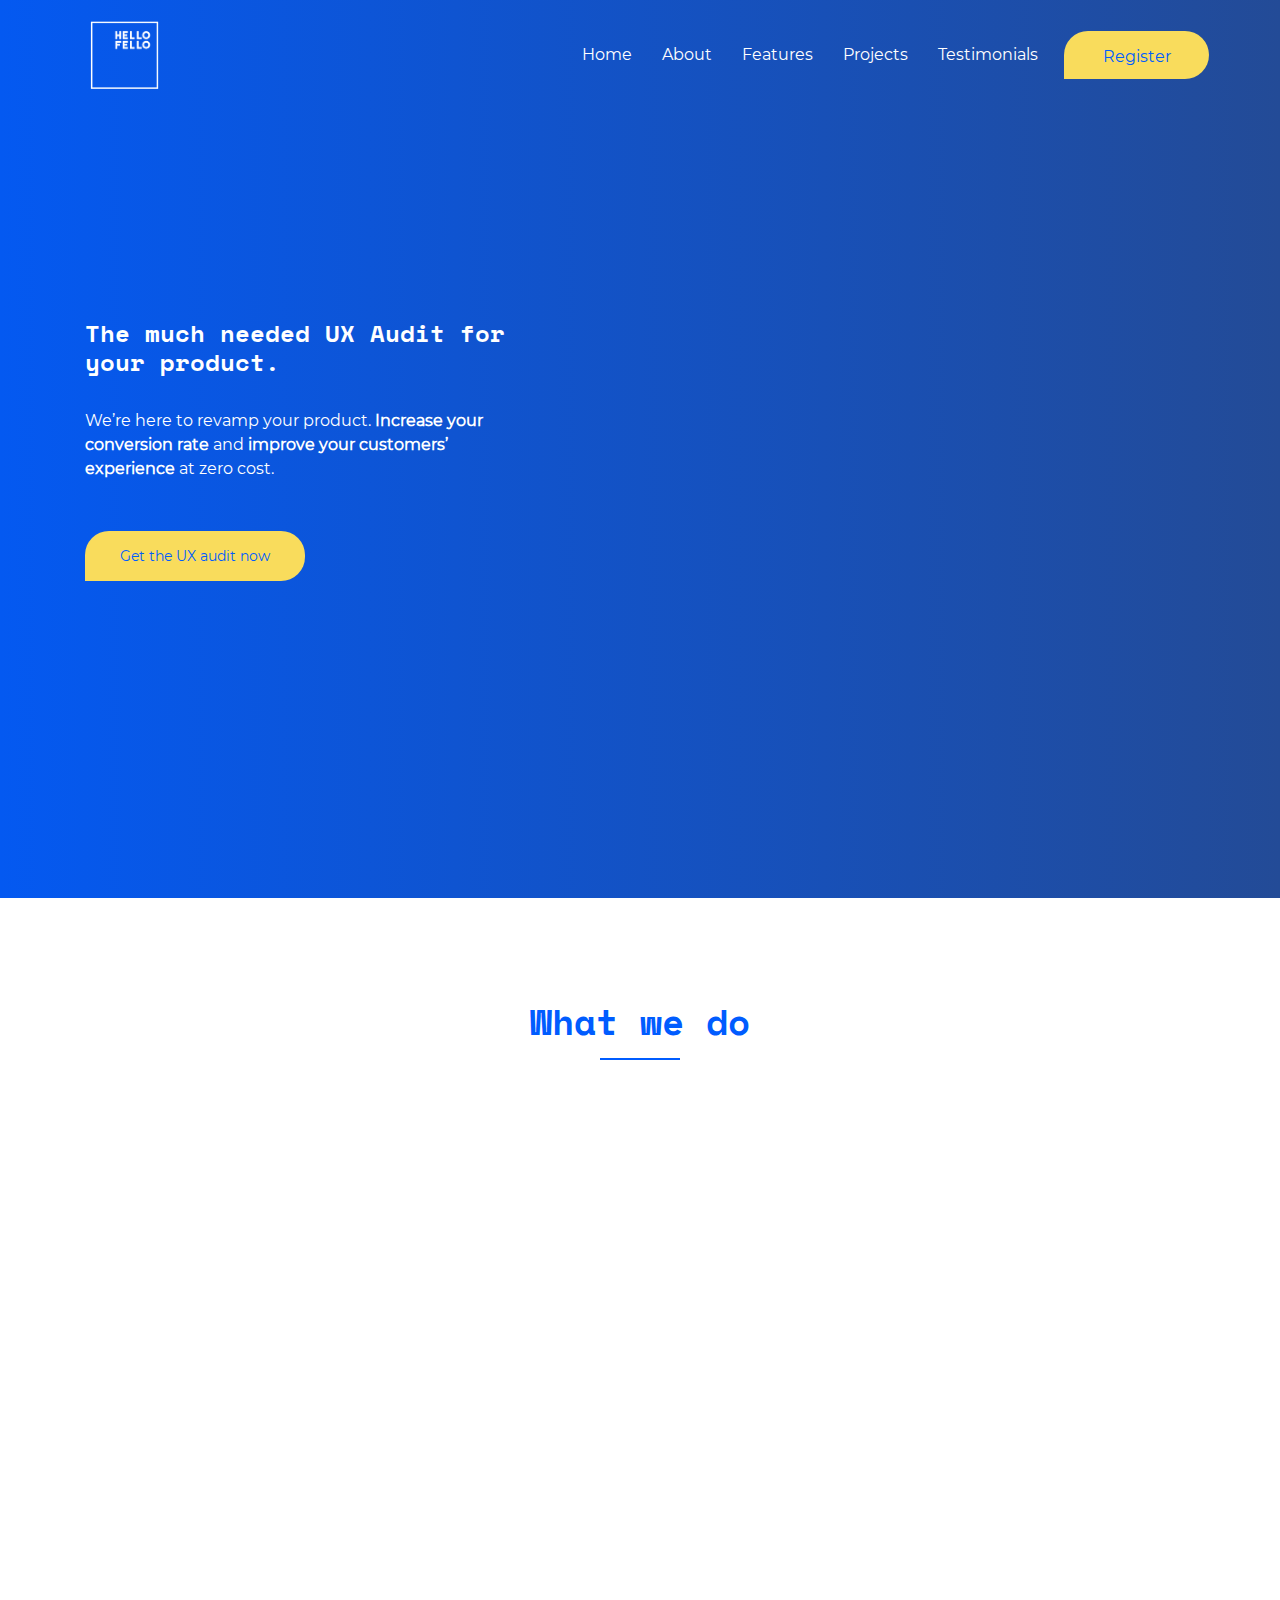
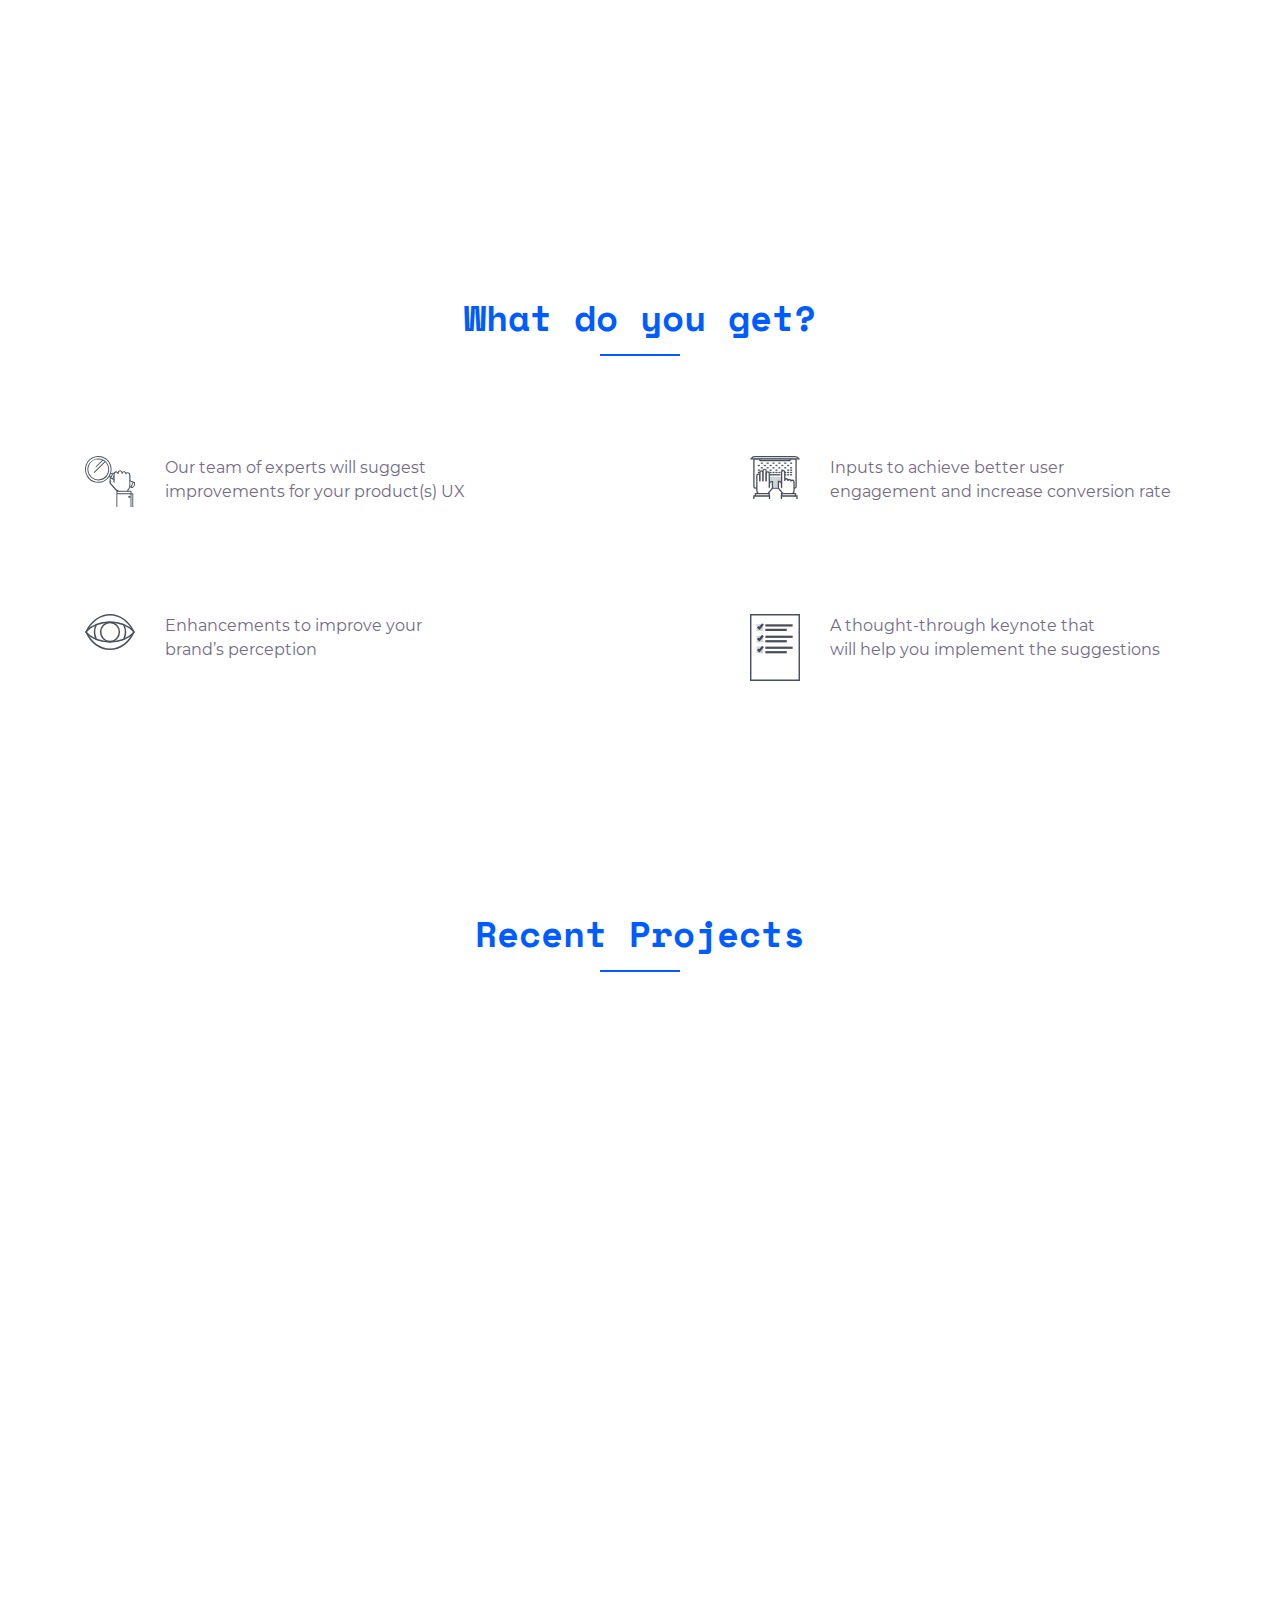
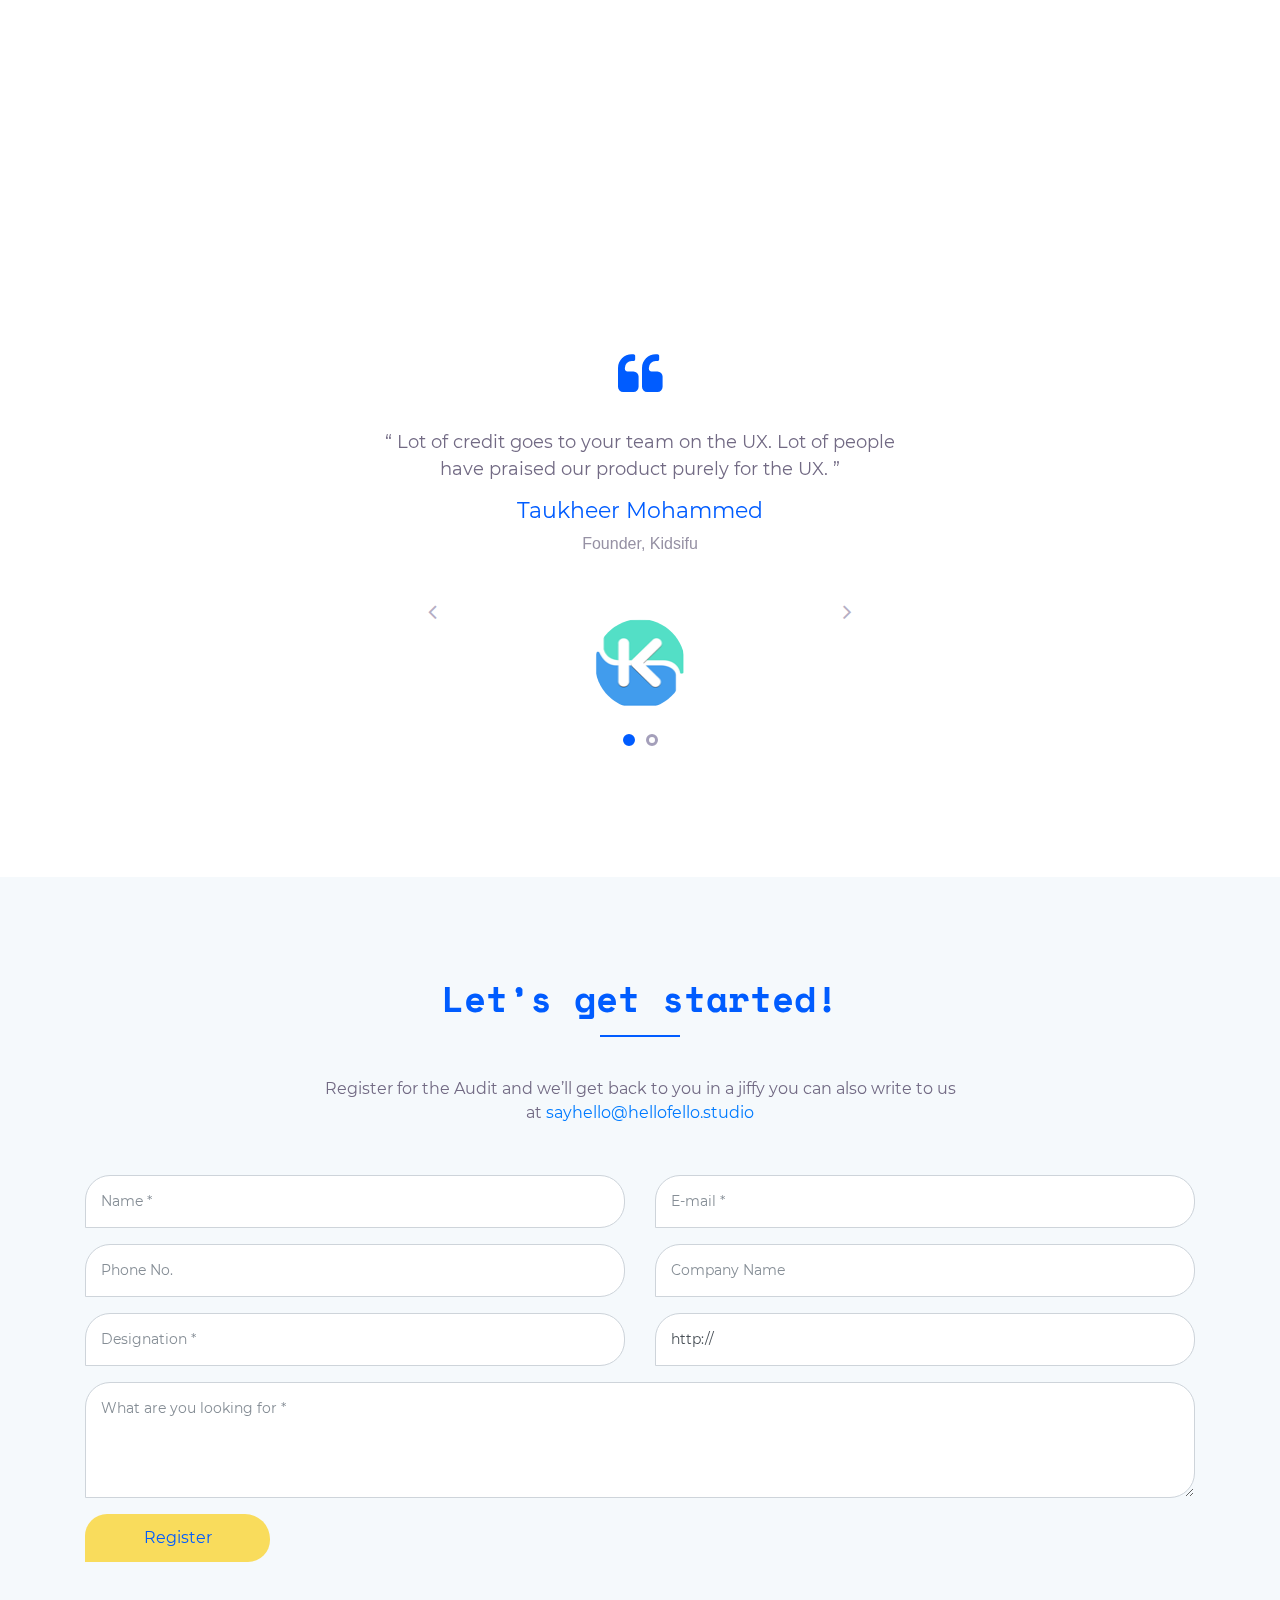
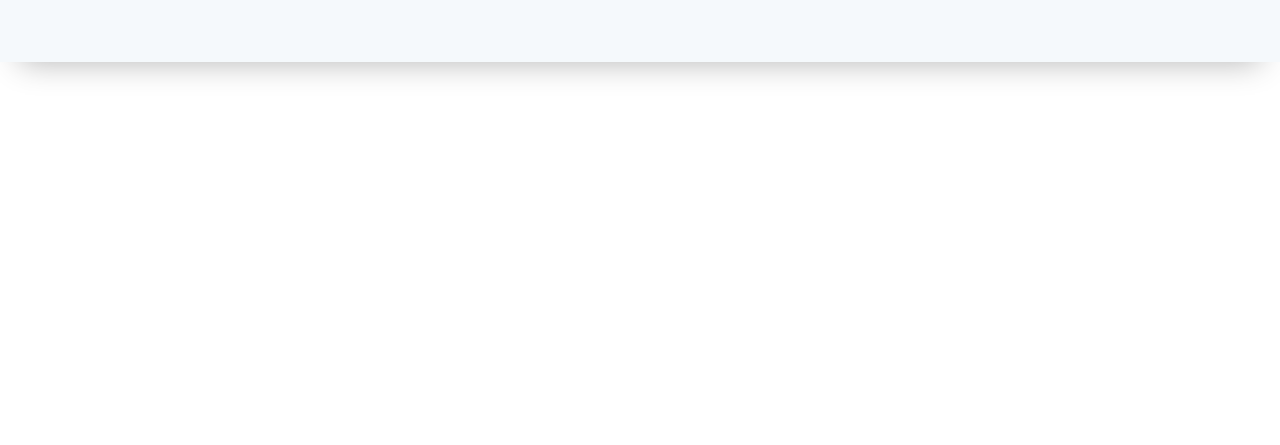
<file: uxaudit.html>
<!DOCTYPE html>
<html lang="en">

<head>
    <meta charset="UTF-8">
    <meta name="description" content="">
    <meta http-equiv="X-UA-Compatible" content="IE=edge">
    <meta name="viewport" content="width=device-width, initial-scale=1, shrink-to-fit=no">
    <meta name="viewport" content="width=device-width, initial-scale=1, maximum-scale=1, user-scalable=no">
    <title>UX Audit</title>
    <link rel="icon" href="Audit/img/logo/favicon.png">

    <meta property="og:title" content="UX Audit">
    <meta property="og:description" content="We’re here to revamp your product. Increase your conversion rate and improve your customers’ experience at zero cost.">
    <meta property="og:image" content="https://goo.gl/images/GVaUbf">
    <meta property="og:url" content="http://hellofello.studio/uxaudit">

    <!-- Core Stylesheet -->
    <link href="Audit/style.css" rel="stylesheet">
    <script src="https://cdnjs.cloudflare.com/ajax/libs/jquery/3.3.1/jquery.js"></script>
    <!-- Responsive CSS -->
    <link href="Audit/css/responsive.css" rel="stylesheet">
    <link href="Audit/css/animate.css" rel="stylesheet">
    <link href="Audit/css/font-awesome.min.css" rel="stylesheet">
    <link href="Audit/css/owl.carousel.min.css" rel="stylesheet">
    <link href="Audit/css/magnific-popup.css" rel="stylesheet">
    <link href="Audit/css/ionicons.min.css" rel="stylesheet">
    <link href="Audit/css/bootstrap.min.css" rel="stylesheet">
    <link href="Audit/css/themify-icons.css" rel="stylesheet">
    <link href="Audit/css/slick.css" rel="stylesheet">

    <!-- Global site tag (gtag.js) - Google Analytics -->
    <script async src="https://www.googletagmanager.com/gtag/js?id=UA-118286700-1"></script>
    <script>
        window.dataLayer = window.dataLayer || [];
        function gtag() { dataLayer.push(arguments); }
        gtag('js', new Date());

        gtag('config', 'UA-118286700-1');
    </script>


</head>

<body>
    <!-- Preloader Start -->
    <div id="preloader">
        <div class="colorlib-load"></div>
    </div>

    <!-- ***** Header Area Start ***** -->
    <header class="header_area animated">
        <div class="container-fluid">
            <div class="row align-items-center">
                <!-- Menu Area Start -->
                <div class="col-12 col-lg-12">
                    <div class="menu_area">
                        <nav class="navbar navbar-expand-lg navbar-light">
                            <!-- Logo -->
                            <a class="navbar-brand" href="#"><img class="logo" src="Audit/img/logo/hello.png" style="width: 85px;"></a>

                            <button class="navbar-toggler" type="button" data-toggle="collapse" data-target="#ca-navbar" aria-controls="ca-navbar" aria-expanded="false"
                                aria-label="Toggle navigation">
                                <div class="" onclick="myFunction(this)">
                                    <div class="bar1"></div>
                                    <div class="bar2"></div>
                                    <div class="bar3"></div>
                                </div>
                            </button>
                            <!-- Menu Area -->
                            <div class="collapse navbar-collapse" id="ca-navbar">
                                <ul class="navbar-nav ml-auto" id="nav">
                                    <li class="nav-item active"><a class="nav-link" href="#home">Home</a></li>
                                    <li class="nav-item"><a class="nav-link" href="#about">About</a></li>
                                    <li class="nav-item"><a class="nav-link" href="#features">Features</a></li>
                                    <li class="nav-item"><a class="nav-link" href="#projects">Projects</a></li>
                                    <li class="nav-item"><a class="nav-link" href="#testimonials">Testimonials</a></li>
                                    <li class="nav-item sing-up-button"><a class="register" href="#contact">Register</a></li>
                                </ul>
                                <!-- <div class="sing-up-button d-lg-none">
                                    <a href="#contact">Sign Up Free</a>
                                </div> -->
                            </div>
                        </nav>
                    </div>
                </div>
                <!-- Signup btn -->
                <!-- <div class="col-12 col-lg-2">
                    <div class="sing-up-button d-none d-lg-block">
                        <a href="#contact">Sign Up Free</a>
                    </div>
                </div> -->
            </div>
        </div>
    </header>
    <!-- ***** Header Area End ***** -->

    <!-- ***** Welcome Area Start ***** -->
    <section class="wellcome_area clearfix" id="home">
        <div class="container h-100">
            <div class="row h-100 align-items-center">
                <div class="col-12 col-md-push-12 col-md-5">
                    <div class="wellcome-heading">
                        <h2>The much needed UX Audit for your product.</h2>
                        <!-- <h3>UX</h3> -->
                        <br>
                        <p>We’re here to revamp your product.
                            <span style="font-size: 16px; font-weight:600;">Increase your conversion rate</span> and <span
                                style="font-size: 16px; font-weight:700;">improve your customers’ experience</span> at zero cost.</p>
                    </div>
                    <div class="get-start-area">
                        <!-- Form Start -->
                        <!-- <form action="#" method="post" class="form-inline"> -->
                        <!-- <input type="email" class="form-control email" placeholder="name@company.com"> -->
                        <a href="#contact"><input type="submit" class="submit" value="Get the UX audit now"></a>
                        <!-- </form> -->
                        <!-- Form End -->
                    </div>
                </div>
            </div>
        </div>
        <!-- Welcome thumb -->
        <div class="welcome-thumb wow fadeInDown col-md-pull-12" data-wow-delay="0.5s">
            <iframe class="video" width="100%" height="400" src="https://www.youtube.com/embed/PzyC9HcDyTc?autoplay=1" frameborder="0" allow="accelerometer; autoplay; encrypted-media; gyroscope; picture-in-picture" allowfullscreen></iframe>
        </div>
    </section>
    <!-- ***** Wellcome Area End ***** -->



    <!-- ***** Special Area Start ***** -->
    <section class="special-area bg-white section_padding_100" id="about">
        <div class="container">
            <div class="row">
                <div class="col-12">
                    <!-- Section Heading Area -->
                    <div class="section-heading text-center">
                        <h2>What we do</h2>
                        <div class="line-shape"></div>
                    </div>
                </div>
            </div>

            <div class="row">
                <!-- Single Special Area -->
                <div class="col-lg-6 col-md-6 col-12 ml-auto">
                    <div class="single-special text-center wow fadeInUp" data-wow-delay="0.2s">
                        <div class="single-icon">
                            <!-- <i class="ti-mobile" aria-hidden="true"></i> -->
                            <img src="Audit/img/icons/Icon1.svg" style="height: 65px;">
                        </div>
                        <h4>Review product navigation</h4>
                        <!-- <p>We build pretty complex tools and this allows us to take designs and turn them into functional quickly and easily</p> -->
                    </div>

                    <div class="single-special text-center wow fadeInUp" data-wow-delay="0.2s">
                        <div class="single-icon">
                            <!-- <i class="ti-mobile" aria-hidden="true"></i> -->
                            <img src="Audit/img/icons/Icon3.svg">
                        </div>
                        <h4>Review call to action and <br>other primary targets</h4>
                        <!-- <p>We build pretty complex tools and this allows us to take designs and turn them into functional quickly and easily</p> -->
                    </div>

                </div>

                <!-- <div class="col-md-4" style="margin-top: 4%;">
                    <div class="special_description_img">
                        <img src="Audit/img/bg-img/special.png" alt="" style="height: 450px;">
                    </div>
                </div> -->

                <div class="col-lg-6 col-md-6 col-12 ml-auto">

                    <div class="single-special text-center wow fadeInUp" data-wow-delay="0.6s">
                        <div class="single-icon">
                            <!-- <i class="ti-settings" aria-hidden="true"></i> -->
                            <img src="Audit/img/icons/Icon2.svg">
                        </div>
                        <h4>Review the UI design and content</h4>
                        <!-- <p>We build pretty complex tools and this allows us to take designs and turn them into functional quickly and easily</p> -->
                    </div>


                    <div class="single-special text-center wow fadeInUp" data-wow-delay="0.6s">
                        <div class="single-icon">
                            <!-- <i class="ti-settings" aria-hidden="true"></i> -->
                            <img src="Audit/img/icons/Icon4.svg">
                        </div>
                        <h4>Review of Branding</h4>
                        <!-- <p>We build pretty complex tools and this allows us to take designs and turn them into functional quickly and easily</p> -->
                    </div>

                </div>

            </div>

        </div>
    </section>


    <!-- ***** Awesome Features Start ***** -->
    <section class="awesome-feature-area bg-white section_padding_0_50 clearfix" id="features">
        <div class="container">
            <div class="row">
                <div class="col-12">
                    <!-- Heading Text -->
                    <div class="section-heading text-center">
                        <h2>What do you get?</h2>
                        <div class="line-shape"></div>
                    </div>
                </div>
            </div>

            <div class="row">

                <div class="col-12 col-sm-6 col-lg-7">
                    <div class="single-feature">
                        <!-- <i class="ti-pulse" aria-hidden="true"></i> -->
                        <img src="Audit/img/icons/Icon5.svg" style="width: 50px;">
                        <!-- <h5>Fast and Simple</h5> -->
                        <p>Our team of experts will suggest<br> improvements for your product(s) UX</p>
                    </div>
                </div>
                <!-- Single Feature Start -->
                <div class="col-12 col-sm-6 col-lg-5">
                    <div class="single-feature">
                        <!-- <i class="ti-dashboard" aria-hidden="true"></i> -->
                        <!-- <h5>Clean Code</h5> -->
                        <img src="Audit/img/icons/Icon6.svg" style="width: 50px;">
                        <p>Inputs to achieve better user <br>engagement and increase conversion rate</p>
                    </div>
                </div>

                <div class="col-12 col-sm-6 col-lg-7">
                    <div class="single-feature">
                        <!-- <i class="ti-crown" aria-hidden="true"></i> -->
                        <!-- <h5>Best Industry Leader</h5> -->
                        <img src="Audit/img/icons/Icon7.svg" style="width: 50px;">
                        <p>Enhancements to improve your<br> brand’s perception</p>
                    </div>
                </div>
                <!-- Single Feature Start -->
                <div class="col-12 col-sm-6 col-lg-5">
                    <div class="single-feature">
                        <!-- <i class="ti-headphone" aria-hidden="true"></i> -->
                        <!-- <h5>24/7 Online Support</h5> -->
                        <img src="Audit/img/icons/Icon8.svg" style="width: 50px;">
                        <p>A thought-through keynote that <br>will help you implement the suggestions </p>
                    </div>
                </div>
            </div>
            <div class="space-50"></div>
        </div>
    </section>
    <!-- ***** Awesome Features End ***** -->


    <!-- ***** Video Area Start ***** -->

    <!-- <div class="video-section">
        <div class="container">
            <div class="row">
                <div class="col-12">
                    <div class="video-area">
                        <div class="video-top" style="padding-top: 80px;">
                            <iframe class="video" width="100%" height="500" src="https://www.youtube.com/embed/PzyC9HcDyTc" frameborder="0" allow="accelerometer; autoplay; encrypted-media; gyroscope; picture-in-picture" allowfullscreen></iframe>
                        </div>
                    </div>
                </div>
            </div>
        </div>
    </div> -->

    <!-- ***** Video Area End ***** -->
    


    <!-- ***** Special Area Start ***** -->
    <section class="special-area bg-white section_padding_100" id="projects">
        <div class="container">
            <div class="row">
                <div class="col-12">
                    <!-- Section Heading Area -->
                    <div class="section-heading text-center">
                        <h2>Recent Projects</h2>
                        <div class="line-shape"></div>
                    </div>
                </div>
            </div>

            <div class="row">
                <!-- Single Special Area -->
                <div class="col-12 col-md-6">
                    <a href="https://induspeople.in" target="_blank">
                        <div class="single-special text-center wow fadeInUp" data-wow-delay="0.2s">
                            <!-- <div class="single-icon"> -->
                            <!-- <i class="ti-mobile" aria-hidden="true"></i> -->
                            <img src="Audit/img/bg-img/IP.png" alt="IP">
                            <!-- </div> -->
                            <br>
                            <br>
                            <h4>IndusPeople</h4>
                            <p>Built a responsive website for the beautifully crafted hand made products.</p>
                        </div>
                    </a>
                </div>
                <!-- Single Special Area -->
                <div class="col-12 col-md-6">
                    <a href="http://estheticinsights.com" target="_blank">
                        <div class="single-special text-center wow fadeInUp" data-wow-delay="0.4s">
                            <!-- <div class="single-icon">
                            <i class="ti-ruler-pencil" aria-hidden="true"></i>
                        </div> -->
                            <img src="Audit/img/bg-img/EI.jpg" alt="EI">
                            <br>
                            <br>
                            <h4>Esthetic Insights (WIP)</h4>
                            <p>A unique navigation and user flow made for a hair and skin products</p>
                        </div>
                    </a>
                </div>

                <!-- <div class="col-12 col-md-4">
                    <div class="single-special text-center wow fadeInUp" data-wow-delay="0.6s">
                        <div class="single-icon">
                            <i class="ti-settings" aria-hidden="true"></i>
                        </div>
                        <h4>Customizability</h4>
                        <p>We build pretty complex tools and this allows us to take designs and turn them into functional quickly and easily</p>
                    </div>
                </div> -->
            </div>
        </div>

    </section>
    <!-- ***** Special Area End ***** -->


    <!-- ***** Client Feedback Area Start ***** -->
    <section class="clients-feedback-area bg-white section_padding_100 clearfix" id="testimonials">
        <div class="container">
            <div class="row justify-content-center">
                <div class="col-12 col-md-10">
                    <div class="slider slider-for">
                        <!-- Client Feedback Text  -->
                        <div class="client-feedback-text text-center">
                            <div class="client">
                                <i class="fa fa-quote-left" aria-hidden="true"></i>
                            </div>
                            <div class="client-description text-center">
                                <p>“ Lot of credit goes to your team on the UX. Lot of people have praised our product purely
                                    for the UX. ”</p>
                            </div>
                            <!-- <div class="star-icon text-center">
                                <i class="ion-ios-star"></i>
                                <i class="ion-ios-star"></i>
                                <i class="ion-ios-star"></i>
                                <i class="ion-ios-star"></i>
                                <i class="ion-ios-star"></i>
                            </div> -->
                            <div class="client-name text-center">
                                <h5>Taukheer Mohammed </h5>
                                <p>Founder, Kidsifu</p>
                            </div>
                        </div>

                        <!-- Client Feedback Text  -->
                        <div class="client-feedback-text text-center">
                            <div class="client">
                                <i class="fa fa-quote-left" aria-hidden="true"></i>
                            </div>
                            <div class="client-description text-center">
                                <p>“Just wanted to tell you guys the website is looking very nice. And I have recommended
                                    you guys to a few people as well.”</p>
                            </div>
                            <!-- <div class="star-icon text-center">
                                <i class="ion-ios-star"></i>
                                <i class="ion-ios-star"></i>
                                <i class="ion-ios-star"></i>
                                <i class="ion-ios-star"></i>
                                <i class="ion-ios-star"></i>
                            </div> -->
                            <div class="client-name text-center">
                                <h5>Aditi Batra</h5>
                                <p>Founder, Indus People</p>
                            </div>
                        </div>

                    </div>
                </div>
                <!-- Client Thumbnail Area -->
                <div class="col-12 col-md-6 col-lg-5">
                    <div class="slider slider-nav">
                        <div class="client-thumbnail">
                            <img src="Audit/img/logo/KL.png" alt="">
                        </div>

                        <div class="client-thumbnail">
                            <img src="Audit/img/logo/IP.jpg" alt="">
                        </div>

                    </div>
                </div>
            </div>
        </div>
    </section>
    <!-- ***** Client Feedback Area End ***** -->


    <!-- ***** Contact Us Area Start ***** -->
    <section class="footer-contact-area section_padding_100 clearfix" id="contact" style="z-index: 9999999;">
        <div class="container">
            <div class="row">
                
                <div class="col-md-12">
                    <!-- Form Start-->
                    <div class="contact_from">
                        <form role="form" method="post" id="reused_form">
                            <!-- Message Input Area Start -->

                            <div class="col-md-12 text-center">
                                    <!-- Heading Text  -->
                                    <div class="section-heading">
                                        <h2>Let’s get started!</h2>
                                        <div class="line-shape"></div>
                                    </div>
                                    <div class="footer-text">
                                        <p>Register for the Audit and we’ll get back to you in a jiffy you can also write to us<br> at <a
                                                href="mailto:sayhello@hellofello.studio">sayhello@hellofello.studio</a></p>
                                    </div>

                                </div>

                            <div class="contact_input_area">
                                <div class="row">
                                    <!-- Single Input Area Start -->
                                    <div class="col-md-6">
                                        <div class="form-group">
                                            <input type="text" class="form-control" name="name" id="name" placeholder="Name *" required>
                                        </div>
                                    </div>
                                    <!-- Single Input Area Start -->
                                    <div class="col-md-6">
                                        <div class="form-group">
                                            <input type="email" class="form-control" name="email" id="email" placeholder="E-mail *" required>
                                        </div>
                                    </div>
                                    <div class="col-md-6">
                                        <div class="form-group">
                                            <input type="tel" class="form-control" name="Phone No." id="name" placeholder="Phone No." required>
                                        </div>
                                    </div>
                                    <!-- Single Input Area Start -->
                                    <div class="col-md-6">
                                        <div class="form-group">
                                            <input type="text" class="form-control" name="Company" id="name" placeholder="Company Name" required>
                                        </div>
                                    </div>
                                    <div class="col-md-6">
                                        <div class="form-group">
                                            <input type="text" class="form-control" name="Designation" id="name" placeholder="Designation *" required>
                                        </div>
                                    </div>
                                    <!-- Single Input Area Start -->
                                    <div class="col-md-6">
                                        <div class="form-group">
                                            <input type="url" class="form-control" name="url" id="email" placeholder="Website URL" value="http://" required>
                                        </div>
                                    </div>
                                    <!-- Single Input Area Start -->
                                    <div class="col-12">
                                        <div class="form-group">
                                            <textarea name="message" class="form-control" id="message" cols="30" rows="4" placeholder="What are you looking for *" required></textarea>
                                        </div>
                                    </div>
                                    <!-- Single Input Area Start -->
                                    <div class="col-12">
                                        <button type="submit" class="btn submit-btn">Register</button>
                                    </div>
                                </div>
                            </div>
                            <!-- Message Input Area End -->
                        </form>
                    </div>

                    <div id="success_message" style="width:100%; height:100%; display:none;">
                        <h3>Hello, Thank you for reaching out to us. <br> We will get back to you shortly. </h3>

                    </div>

                    <div id="error_message" style="width:100%; height:100%; display:none;">
                        <h3>Error</h3> Sorry there was an error sending your form.
                    </div>

                </div>
            </div>
        </div>
    </section>
    <!-- ***** Contact Us Area End ***** -->

    <!-- ***** Footer Area Start ***** -->
    <footer class="footer-social-icon text-center section_padding_70 clearfix">
        <!-- footer logo -->
        <div class="footer-text">
            <!-- <h2>HelloFello.</h2> -->
            <img src="Audit/img/logo/Logo-Png.png" style="width:100px;">
        </div>
        <!-- social icon-->
        <div class="footer-social-icon">
            <a href="#"><i class="fa fa-facebook" aria-hidden="true"></i></a>
            <a href="#"><i class="active fa fa-twitter" aria-hidden="true"></i></a>
            <a href="#"> <i class="fa fa-instagram" aria-hidden="true"></i></a>
            <a href="#"><i class="fa fa-google-plus" aria-hidden="true"></i></a>
        </div>
        <div class="footer-menu">
            <nav>
                <ul>
                    <li><a href="#">About</a></li>
                    <li><a href="#">Terms &amp; Conditions</a></li>
                    <li><a href="#">Privacy Policy</a></li>
                    <li><a href="#">Contact</a></li>
                </ul>
            </nav>
        </div>
        <!-- Foooter Text-->
        <div class="copyright-text">
            <!-- ***** Removing this text is now allowed! This template is licensed under CC BY 3.0 ***** -->
            <p>Copyright ©2018 Designed by <a href="https://hellofello.studio" target="_blank">HelloFello</a></p>
        </div>
    </footer>
    <!-- ***** Footer Area Start ***** -->
    <footer class="footer-social-icon text-center section_padding_70 clearfix">
        <!-- footer logo -->
        <div class="footer-text">
            <!-- <h2>HelloFello.</h2> -->
            <img src="Audit/img/logo/Logo-Png.png" style="width:100px;">
        </div>
        <!-- social icon-->
        <div class="footer-social-icon">
            <a href="https://www.facebook.com/hellofello.studio" target="_blank"><i class="fa fa-facebook fb" aria-hidden="true"></i></a>
            <a href="https://twitter.com/sayhellofello" target="_blank"><i class="fa fa-twitter tweet" aria-hidden="true"></i></a>
            <a href="https://www.instagram.com/hellofello.studio/" target="_blank"> <i class="fa fa-instagram insta" aria-hidden="true"></i></a>
            <a href="https://www.behance.net/hellofello" target="_blank"><i class="fa fa-behance behance" aria-hidden="true"></i></a>
        </div>
        <div class="footer-menu">
            <nav>
                <ul>
                    <li><a href="http://hellofello.studio/" target="_blank">HelloFello</a></li>
                    <li><a href="#">Terms &amp; Conditions</a></li>
                    <li><a href="#">Privacy Policy</a></li>
                    <!-- <li><a href="http://hellofello.studio/contact" target="_blank">Contact</a></li> -->
                </ul>
            </nav>
        </div>
        <!-- Foooter Text-->
        <div class="copyright-text">
            <!-- ***** Removing this text is now allowed! This template is licensed under CC BY 3.0 ***** -->
            <p>Copyright ©2018 Designed by <a href="https://hellofello.studio" target="_blank">HelloFello</a></p>
        </div>
    </footer>
    <!-- ***** Footer Area Start ***** -->

    <script>
        $(function () {
            function after_form_submitted(data) {
                if (data.result == 'success') {
                    $('form#reused_form').hide();
                    $('#success_message').show();
                    $('#error_message').hide();
                }
                else {
                    $('#error_message').append('<ul></ul>');

                    jQuery.each(data.errors, function (key, val) {
                        $('#error_message ul').append('<li>' + key + ':' + val + '</li>');
                    });
                    $('#success_message').hide();
                    $('#error_message').show();

                    //reverse the response on the button
                    $('button[type="button"]', $form).each(function () {
                        $btn = $(this);
                        label = $btn.prop('orig_label');
                        if (label) {
                            $btn.prop('type', 'submit');
                            $btn.text(label);
                            $btn.prop('orig_label', '');
                        }
                    });

                }//else
            }

            $('#reused_form').submit(function (e) {
                e.preventDefault();

                $form = $(this);
                //show some response on the button
                $('button[type="submit"]', $form).each(function () {
                    $btn = $(this);
                    $btn.prop('type', 'button');
                    $btn.prop('orig_label', $btn.text());
                    $btn.text('Sending ...');
                });


                $.ajax({
                    type: "POST",
                    url: 'handler.php',
                    data: $form.serialize(),
                    success: after_form_submitted,
                    dataType: 'json'
                });

            });
        });
    </script>


    <script>
        function myFunction(x) {
            x.classList.toggle("change");
        }
    </script>




    <!-- Jquery-2.2.4 JS -->
    <script src="Audit/js/jquery-2.2.4.min.js"></script>
    <!-- Popper js -->
    <script src="Audit/js/popper.min.js"></script>
    <!-- Bootstrap-4 Beta JS -->
    <script src="Audit/js/bootstrap.min.js"></script>
    <!-- All Plugins JS -->
    <script src="Audit/js/plugins.js"></script>
    <!-- Slick Slider Js-->
    <script src="Audit/js/slick.min.js"></script>
    <!-- Footer Reveal JS -->
    <script src="Audit/js/footer-reveal.min.js"></script>
    <!-- Active JS -->
    <script src="Audit/js/active.js"></script>
</body>

</html>
</file>
<file: css/hamburger.css>
@font-face {
	font-family: S-bold;
    src: url('../fonts/Space_Mono/SpaceMono-Bold.ttf');
	font-weight: bold;
	font-style: normal;
}

@font-face {
	font-family: S-regular;
    src: url('../fonts/Space_Mono/SpaceMono-Regular.ttf');
	font-style: normal;
}

/* Glacial_Indifference  */

@font-face {
	font-family: G-regular;
    src: url('../fonts/Glacial_Indifference/GlacialIndifference-Bold.otf');
}

@font-face {
	font-family: G-bold;
    src: url('../fonts/Glacial_Indifference/GlacialIndifference-Italic.otf');

}

@font-face {
	font-family: G-regular;
    src: url('../fonts/Glacial_Indifference/GlacialIndifference-Regular.otf');
}

/* Font family ends here */



*,
*::after,
*::before {
	box-sizing: border-box;
}

/*
html {
	background: #000;
}
*/

body {
	min-height: 100vh;
	color: #57585c;
	color: var(--color-text);	
	background-color: #fff;
	background-color: var(--color-bg);
	-webkit-font-smoothing: antialiased;
	-moz-osx-font-smoothing: grayscale;
}


.active{
    color: blue !important;
}
/* Color schemes */
.demo-1 {
	--color-text: #fff;
	--color-bg: #ddd;
	--color-link: #fff;
	--color-link-hover: #2735da;
	--color-info: #fff;
	--color-main-bg: #171619;
	--path-fill-1: #413f46;
	--path-fill-2: #e6e5ea;
	--path-fill-3: #cccccc;
	--color-title: #fff;
	--font-family-title: 'Montserrat', sans-serif;
	--font-size-title: 7vmax;
	--font-weight-title: 700;
	--color-menu: #171616;
	--color-menu-hover: #ffffff;
	--font-family-menu: 'Montserrat', sans-serif;
	--font-size-menu: 3vmax;
	--font-weight-menu: 700;
	--button-bg: #fff;
	--button-circle: #6b6b6b;
	--button-line: #222;
}

.demo-2 {
	--color-text: #fff;
	--color-bg: #333;
	--color-link: #fff;
	--color-link-hover: #f44e5e;
	--color-info: #fff;
	--color-main-bg: #efcb7b;
	--path-fill-1: #dce3f1;
	--path-fill-2: #869ccc;
	--path-fill-3: #30436f;
	--path-fill-4: #0d1831;
	--color-title: #fff;
	--font-family-title: inherit;
	--font-size-title: 6vmax;
	--font-weight-title: 200;
	--color-menu: #fff;
	--color-menu-hover: #fff;
	--font-family-menu: inherit;
	--font-size-menu: 4vmax;
	--font-weight-menu: 200;
	--button-bg: #fff;
	--button-circle: #fff;
	--button-line: #222;
}

.demo-3 {
	--color-text: #fbd54a;
	--color-bg: #333;
	--color-link: #4d4f5f;
	--color-link-hover: #bfb5b5;
	--color-info: #fff;
	--color-main-bg: #24262d;
	--path-fill-1: #000000;
	--path-fill-2: #1d1d1f;
	--path-fill-3: #fbd54a;
	--color-title: #fff;
	--font-family-title: 'Arapey', serif;
	--font-size-title: 5vmax;
	--font-weight-title: 400;
	--color-menu: #000000;
	--color-menu-hover: #fff;
	--font-family-menu: 'Arapey', serif;
	--font-size-menu: 4vmax;
	--font-weight-menu: 400;
	--button-bg: #fff;
	--button-circle: #ada4a4;
	--button-line: #222;
}

.demo-4 {
	--color-text: #fff;
	--color-bg: #333;
	--color-link: #1b198c;
	--color-link-hover: #d3eaa2;
	--color-info: #fff;
	--color-main-bg: #3735d0;
	--path-fill-1: #241e84;
	--path-fill-2: #d3eaa2;
	--color-title: #fff;
	--font-family-title: 'Pompiere', serif;
	--font-size-title: 6vmax;
	--font-weight-title: 300;
	--color-menu: #3735d0;
	--color-menu-hover: #b2dc53;
	--font-family-menu: var(--font-family-title);
	--font-size-menu: 4vmax;
	--font-weight-menu: 300;
	--button-bg: #b3dc53;
	--button-circle: #1b198b;
	--button-line: #fff;
}

.demo-5 {
	--color-text: #c04444;
	--color-bg: #333;
	--color-link: #2d2c2b;
	--color-link-hover: #c14343;
	--color-info: #fff;
	--color-main-bg: #ece7de;
	--path-fill-1: #c04444;
	--path-fill-2: #1b1a19;
	--color-title: inherit;
	--font-family-title: 'Playfair Display', serif;
	--font-size-title: 6vmax;
	--font-weight-title: 700;
	--color-menu: #ffffff;
	--color-menu-hover: #c14343;
	--font-family-menu: var(--font-family-title);
	--font-size-menu: 3.5vmax;
	--font-weight-menu: 400;
	--button-bg: #fff;
	--button-circle: #c14343;
	--button-line: #2d2c2b;
}

.demo-6 {
	--color-text: #120047;
	--color-bg: #333;
	--color-link: #110046;
	--color-link-hover: #e83779;
	--color-info: #fff;
	--color-main-bg: #7115d8;
	--path-fill-1: url(#gradient1);
	--path-fill-2: url(#gradient2);
	--path-fill-3: url(#gradient3);
	--color-title: inherit;
	--font-family-title: 'Rozha One', serif;
	--font-size-title: 8vmax;
	--font-weight-title: 400;
	--color-menu: #ffffff;
	--color-menu-hover: #0b132b;
	--font-family-menu: var(--font-family-title);
	--font-size-menu: 3.5vmax;
	--font-weight-menu: 400;
	--button-bg: #ffffff;
	--button-circle: #9236f7;
	--button-line: #111;
}

/* Fade effect */
.js body {
	opacity: 0;
	transition: opacity 0.3s;		
}

.js body.render {
	opacity: 1;
}

a {
	text-decoration: none;
	color: #5d93d8;
	color: var(--color-link);
	outline: none;
}

a:hover,
a:focus {
	color: #423c2b;
	color: var(--color-link-hover);
	outline: none;
}

.global-menu__item{
    color: #0b132b !important;
    font-family: "S-bold";
}

.global-menu__item:hover{
    color: #005cff !important;
}

.hidden {
	position: absolute;
	overflow: hidden;
	width: 0;
	height: 0;
	pointer-events: none;
}

/* Icons */
.icon {
	display: block;
	width: 1.5em;
	height: 1.5em;
	margin: 0 auto;
	fill: currentColor;
}

.icon--keyboard {
	display: none;
}

main {
	position: relative;
	width: 100%;
/*	min-height: 100vh;*/
}

.content {
	position: relative;
	display: flex;
	justify-content: center;
	align-items: center;
	min-height: 100vh;
	margin: 0 auto;
	pointer-events: none;
}

.content--fixed {
	position: fixed;
	top: 0;
	left: 0;
	display: grid;
	align-content: space-between;
	width: 100%;
	max-width: none;
	min-height: 0;
	height: 100vh;
	padding: 1.5em;
	grid-template-columns: 50% 50%;
	grid-template-rows: auto auto 4em;
	grid-template-areas: 'header ...'
	'... ...'
	'github demos';
}

.content--fixed a {
	pointer-events: auto;
}

/* Header */
.codrops-header {
	position: relative;
	z-index: 100;
	display: flex;
	flex-direction: row;
	align-items: flex-start;
	align-items: center;
	align-self: start;
	grid-area: header;
	justify-self: start;
}

.codrops-header__title {
	font-size: 1em;
	font-weight: bold;
	margin: 0;
	padding: 0.75em 0;
}

.info {
	margin: 0 0 0 1.25em;
	font-style: italic;
	color: var(--color-info);
	font-weight: bold;
}

.github {
	display: block;
	align-self: end;
	grid-area: github;
	justify-self: start;
	margin: 0.5em;
}

.demos {
	position: relative;
	display: block;
	align-self: end;
	text-align: center;
	grid-area: demos;
	margin-bottom: 0.5em;
}

.demo {
	margin: 0 0.15em;
}

.demo:hover,
.demo:focus {
	opacity: 0.5;
}

.demo span {
	white-space: nowrap;
	text-transform: lowercase;
	pointer-events: none;
}

.demo span::before {
	content: '#';
}

a.demo--current {
	pointer-events: none;
}

/* Top Navigation Style */
.codrops-links {
	position: relative;
	display: flex;
	justify-content: center;
	margin: 0 1em 0 0;
	text-align: center;
	white-space: nowrap;
}

.codrops-icon {
	display: inline-block;
	margin: 0.15em;
	padding: 0.25em;
}

.demo-title {
	color: var(--color-title);
	font-family: var(--font-family-title);
	font-size: var(--font-size-title);
	font-weight: var(--font-weight-title);
}

.global-menu {
	width: 100vw;
	height: 100vh;
	display: flex;
	justify-content: center;
	align-items: center;
	position: fixed;
	top: 0;
	left: 0;
	pointer-events: none;
	z-index: 100;
}


.demo-5 .global-menu {
	text-align: center;
}

.global-menu__item {
	color: var(--color-menu);
   /*	font-family: var(--font-family-menu); */
	font-size: var(--font-size-menu);
	font-weight: var(--font-weight-menu);
	opacity: 0;
	transform: translateY(-100%);
	pointer-events: none;
	display: block;
	margin: 0.25em 0;
	transition: transform 0.3s, opacity 0.3s;
	transition-timing-function: ease-in;
}

.global-menu__item--demo-2:nth-child(odd) {
	transform: translateY(-100%) rotate(10deg);
}

.global-menu__item--demo-2:nth-child(even) {
	transform: translateY(-100%) rotate(-10deg);
}

.global-menu__item--demo-3 {
	transition: transform 0.1s, opacity 0.1s;
	transform: translateY(100%);
	transition-timing-function: ease-out;
}

.global-menu__item--demo-4,
.global-menu__item--demo-5 {
	transition: transform 0.1s, opacity 0.1s;
	transition-timing-function: ease-out;
}

.global-menu__item--demo-4 {
	transform: translateX(40%);
}

.global-menu__item--demo-5:nth-child(odd) {
	transform: translateX(100%) rotate(10deg) scale(0.5);
}

.global-menu__item--demo-5:nth-child(even) {
	transform: translateX(100%) rotate(-10deg) scale(0.5);
}

.global-menu__item--demo-6 {
	transform: translateY(100%);
}

.global-menu__item:hover {
	color: var(--color-menu-hover);
}

.global-menu__item.is-opened {
	opacity: 1;
	transform: translateY(0) rotate(0);
	pointer-events: auto;
	transition-timing-function: ease;
}

.global-menu__item--demo-4.is-opened,
.global-menu__item--demo-5.is-opened {
	transform: translateX(0) rotate(0);
}

.global-menu__item--demo-4.is-opened {
	transition-timing-function: cubic-bezier(0.230, 1.000, 0.355, 1.400);
}

.global-menu__item:nth-of-type(1) {
	transition-delay: 0s;
}

.global-menu__item.is-opened:nth-of-type(1) {
	transition-delay: 0.85s;
}

.global-menu__item:nth-of-type(2) {
	transition-delay: 0.05s;
}

.global-menu__item.is-opened:nth-of-type(2) {
	transition-delay: 0.8s;
}

.global-menu__item:nth-of-type(3) {
	transition-delay: 0.1s;
}

.global-menu__item.is-opened:nth-of-type(3) {
	transition-delay: 0.75s;
}

.global-menu__item:nth-of-type(4) {
	transition-delay: 0.15s;
}

.global-menu__item.is-opened:nth-of-type(4) {
	transition-delay: 0.7s;
}

/* demo 2 */
.global-menu__item--demo-2:nth-of-type(1) {
	transition-delay: 0s;
}

.global-menu__item--demo-2.is-opened:nth-of-type(1) {
	transition-delay: 0.85s;
}

.global-menu__item--demo-2:nth-of-type(2) {
	transition-delay: 0.05s;
}

.global-menu__item--demo-2.is-opened:nth-of-type(2) {
	transition-delay: 0.8s;
}

.global-menu__item--demo-2:nth-of-type(3) {
	transition-delay: 0.1s;
}

.global-menu__item--demo-2.is-opened:nth-of-type(3) {
	transition-delay: 0.75s;
}

.global-menu__item--demo-2:nth-of-type(4) {
	transition-delay: 0.15s;
}

.global-menu__item--demo-2.is-opened:nth-of-type(4) {
	transition-delay: 0.7s;
}

/* demo 3 */
.global-menu__item--demo-3.is-opened {
	transition-duration: 0.3s;
}

.global-menu__item--demo-3:nth-of-type(1) {
	transition-delay: 0s;
}

.global-menu__item--demo-3.is-opened:nth-of-type(1) {
	transition-delay: 0.65s;
}

.global-menu__item--demo-3:nth-of-type(2) {
	transition-delay: 0s;
}

.global-menu__item--demo-3.is-opened:nth-of-type(2) {
	transition-delay: 0.7s;
}

.global-menu__item--demo-3:nth-of-type(3) {
	transition-delay: 0s;
}

.global-menu__item--demo-3.is-opened:nth-of-type(3) {
	transition-delay: 0.75s;
}

.global-menu__item--demo-3:nth-of-type(4) {
	transition-delay: 0s;
}

.global-menu__item--demo-3.is-opened:nth-of-type(4) {
	transition-delay: 0.8s;
}

/* demo 4 */
.global-menu__item--demo-4.is-opened {
	transition-duration: 0.6s;
}

.global-menu__item--demo-4:nth-of-type(1) {
	transition-delay: 0s;
}

.global-menu__item--demo-4.is-opened:nth-of-type(1) {
	transition-delay: 0.45s;
}

.global-menu__item--demo-4:nth-of-type(2) {
	transition-delay: 0.05s;
}

.global-menu__item--demo-4.is-opened:nth-of-type(2) {
	transition-delay: 0.5s;
}

.global-menu__item--demo-4:nth-of-type(3) {
	transition-delay: 0.1s;
}

.global-menu__item--demo-4.is-opened:nth-of-type(3) {
	transition-delay: 0.55s;
}

.global-menu__item--demo-4:nth-of-type(4) {
	transition-delay: 0.15s;
}

.global-menu__item--demo-4.is-opened:nth-of-type(4) {
	transition-delay: 0.6s;
}

/* demo 5 */
.global-menu__item--demo-5.is-opened {
	transition-duration: 0.4s;
}

.global-menu__item--demo-5:nth-of-type(1) {
	transition-delay: 0s;
}

.global-menu__item--demo-5.is-opened:nth-of-type(1) {
	transition-delay: 0.55s;
}

.global-menu__item--demo-5:nth-of-type(2) {
	transition-delay: 0.05s;
}

.global-menu__item--demo-5.is-opened:nth-of-type(2) {
	transition-delay: 0.6s;
}

.global-menu__item--demo-5:nth-of-type(3) {
	transition-delay: 0.1s;
}

.global-menu__item--demo-5.is-opened:nth-of-type(3) {
	transition-delay: 0.65s;
}

.global-menu__item--demo-5:nth-of-type(4) {
	transition-delay: 0.15s;
}

.global-menu__item--demo-5.is-opened:nth-of-type(4) {
	transition-delay: 0.7s;
}

/* demo 6 */
.global-menu__item--demo-6.is-opened {
	transition-duration: 0.8s;
}

.global-menu__item--demo-6:nth-of-type(1) {
	transition-delay: 0.25s;
}

.global-menu__item--demo-6.is-opened:nth-of-type(1) {
	transition-delay: 1s;
}

.global-menu__item--demo-6:nth-of-type(2) {
	transition-delay: 0.2s;
}

.global-menu__item--demo-6.is-opened:nth-of-type(2) {
	transition-delay: 1.1s;
}

.global-menu__item--demo-6:nth-of-type(3) {
	transition-delay: 0.15s;
}

.global-menu__item--demo-6.is-opened:nth-of-type(3) {
	transition-delay: 1.2s;
}

.global-menu__item--demo-6:nth-of-type(4) {
	transition-delay: 0.1s;
}

.global-menu__item--demo-6.is-opened:nth-of-type(4) {
	transition-delay: 1.3s;
}

.shape-overlays {
	width: 100vw;
	height: 100vh;
	pointer-events: none;
	position: fixed;
	z-index: 99;
	top: 0;
	left: 0;
}

.shape-overlays.is-opened {
	pointer-events: auto;
}

.shape-overlays__path:nth-of-type(1) {
	fill: var(--path-fill-1);
}

.shape-overlays__path:nth-of-type(2) {
	fill: var(--path-fill-2);
}

.shape-overlays__path:nth-of-type(3) {
	fill: var(--path-fill-3);
}

.shape-overlays__path:nth-of-type(4) {
	fill: var(--path-fill-4);
}

@-webkit-keyframes intervalHamburgerBorder {
	0% {
		opacity: 1;
		-webkit-transform: scale(1);
		transform: scale(1);
	}
	80% {
		-webkit-transform: scale(1.6);
		transform: scale(1.6);
	}
	100% {
		opacity: 0;
		-webkit-transform: scale(1.6);
		transform: scale(1.6);
	}
}

@keyframes intervalHamburgerBorder {
	0% {
		opacity: 1;
		-webkit-transform: scale(1);
		transform: scale(1);
	}
	80% {
		-webkit-transform: scale(1.6);
		transform: scale(1.6);
	}
	100% {
		opacity: 0;
		-webkit-transform: scale(1.6);
		transform: scale(1.6);
	}
}

.hamburger {
	width: 45px;
	height: 45px;
	display: block;
	position: relative;
	cursor: pointer;
	position: fixed;
	top: 2.25em;
	right: 2.25em;
	z-index: 110;
	background-color: #005cff;
	pointer-events: auto;
	-webkit-tap-highlight-color:#005cff;
}

/* Hamburger Animation */

.hamburger::after {
	width: 64px;
	height: 64px;
	box-sizing: border-box;

	content: '';
	display: block;
	position: absolute;
	width: 45px;
	height: 45px;
	top: 0;
	left: 0;
	pointer-events: none;
	border: 4px solid #005cff;
	-webkit-animation-duration: 1.2s;
	animation-duration: 1.2s;
	-webkit-animation-name: intervalHamburgerBorder;
	animation-name: intervalHamburgerBorder;
	-webkit-animation-iteration-count: infinite;
	animation-iteration-count: infinite;

}

.hamburger__line {
	width: 20px;
	height: 2px;
	overflow: hidden;
	position: absolute;
	z-index: 10;
}

.hamburger__line-in {
	width: 84px;
	height: 2px;
	position: absolute;
	top: 0;
	left: 0;
}

.hamburger__line-in::before,
.hamburger__line-in::after {
	width: 28px;
	height: 2px;
	content: '';
	display: block;
	position: absolute;
	top: 0;
	background-color: #FFFFFF;
}

.hamburger__line-in::before {
	left: -56px;
}

.hamburger__line-in::after {
	left: 0;
}

.hamburger__line--01,
.hamburger__line--02,
.hamburger__line--03,
.hamburger__line--cross01,
.hamburger__line--cross02 {
	left: 13px;
}

.hamburger__line--01 {
	top: 14px;
}

.hamburger__line--02,
.hamburger__line--cross01,
.hamburger__line--cross02 {
	top: 21px;
}

.hamburger__line--03 {
	top: 27.4px;
}

.hamburger__line--cross01 {
	-webkit-transform: rotate(45deg);
	transform: rotate(45deg);
}

.hamburger__line--cross02 {
	-webkit-transform: rotate(-45deg);
	transform: rotate(-45deg);
}

.hamburger__line {
	-webkit-transition-duration: 0.6s;
	transition-duration: 0.6s;
	-webkit-transition-timing-function: cubic-bezier(0.19, 1, 0.22, 1);
	transition-timing-function: cubic-bezier(0.19, 1, 0.22, 1);
}

.hamburger__line-in {
	-webkit-transition-duration: 0.6s;
	transition-duration: 0.6s;
	-webkit-transition-timing-function: cubic-bezier(0.19, 1, 0.22, 1);
	transition-timing-function: cubic-bezier(0.19, 1, 0.22, 1);
}

.hamburger__line-in::before,
.hamburger__line-in::after {
	-webkit-transition-timing-function: cubic-bezier(0.19, 1, 0.22, 1);
	transition-timing-function: cubic-bezier(0.19, 1, 0.22, 1);
	-webkit-transition-property: -webkit-transform;
	transition-property: -webkit-transform;
	transition-property: transform;
	transition-property: transform, -webkit-transform;
}

.hamburger__line-in--cross01,
.hamburger__line-in--cross02 {
	-webkit-transform: translateX(-33.3%);
	transform: translateX(-33.3%);
}

.hamburger__line-in--01 {
	-webkit-transition-delay: 0.2s;
	transition-delay: 0.2s;
}

.hamburger__line-in--02 {
	-webkit-transition-delay: 0.25s;
	transition-delay: 0.25s;
}

.hamburger__line-in--02::before,
.hamburger__line-in--02::after {
	-webkit-transition-delay: 0.05s;
	transition-delay: 0.05s;
}

.hamburger__line-in--03 {
	-webkit-transition-delay: 0.3s;
	transition-delay: 0.3s;
}

.hamburger__line-in--03::before,
.hamburger__line-in--03::after {
	-webkit-transition-delay: 0.1s;
	transition-delay: 0.1s;
}

.hamburger__line-in--cross01 {
	-webkit-transition-delay: 0.0s;
	transition-delay: 0.0s;
}

.hamburger__line-in--cross02 {
	-webkit-transition-delay: 0.05s;
	transition-delay: 0.05s;
}

.hamburger__line-in--cross02::before,
.hamburger__line-in--cross02::after {
	-webkit-transition-delay: 0.1s;
	transition-delay: 0.1s;
}

.hamburger.is-opened-navi .hamburger__line-in--01,
.hamburger.is-opened-navi .hamburger__line-in--02,
.hamburger.is-opened-navi .hamburger__line-in--03 {
	-webkit-transform: translateX(33.3%);
	transform: translateX(33.3%);
}

.hamburger.is-opened-navi .hamburger__line-in--cross01,
.hamburger.is-opened-navi .hamburger__line-in--cross02 {
	-webkit-transform: translateX(0);
	transform: translateX(0);
}

.hamburger.is-opened-navi .hamburger__line-in--01 {
	-webkit-transition-delay: 0s;
	transition-delay: 0s;
}

.hamburger.is-opened-navi .hamburger__line-in--02 {
	-webkit-transition-delay: 0.05s;
	transition-delay: 0.05s;
}

.hamburger.is-opened-navi .hamburger__line-in--03 {
	-webkit-transition-delay: 0.1s;
	transition-delay: 0.1s;
}

.hamburger.is-opened-navi .hamburger__line-in--cross01 {
	-webkit-transition-delay: 0.25s;
	transition-delay: 0.25s;
}

.hamburger.is-opened-navi .hamburger__line-in--cross02 {
	-webkit-transition-delay: 0.3s;
	transition-delay: 0.3s;
}

.hamburger:hover .hamburger__line-in::before,
.hamburger:hover .hamburger__line-in::after {
	-webkit-transform: translateX(200%);
	transform: translateX(200%);
}

.hamburger:hover .hamburger__line-in--01::before,
.hamburger:hover .hamburger__line-in--01::after,
.hamburger:hover .hamburger__line-in--02::before,
.hamburger:hover .hamburger__line-in--02::after,
.hamburger:hover .hamburger__line-in--03::before,
.hamburger:hover .hamburger__line-in--03::after {
	-webkit-transition-duration: 1s;
	transition-duration: 1s;
}

.hamburger:hover .hamburger__line-in--cross01::before,
.hamburger:hover .hamburger__line-in--cross01::after,
.hamburger:hover .hamburger__line-in--cross02::before,
.hamburger:hover .hamburger__line-in--cross02::after {
	-webkit-transition-duration: 0s;
	transition-duration: 0s;
}

.hamburger.is-opened-navi:hover .hamburger__line-in--cross01::before,
.hamburger.is-opened-navi:hover .hamburger__line-in--cross01::after,
.hamburger.is-opened-navi:hover .hamburger__line-in--cross02::before,
.hamburger.is-opened-navi:hover .hamburger__line-in--cross02::after {
	-webkit-transition-duration: 1s;
	transition-duration: 1s;
}

.hamburger.is-opened-navi:hover .hamburger__line-in--01::before,
.hamburger.is-opened-navi:hover .hamburger__line-in--01::after,
.hamburger.is-opened-navi:hover .hamburger__line-in--02::before,
.hamburger.is-opened-navi:hover .hamburger__line-in--02::after,
.hamburger.is-opened-navi:hover .hamburger__line-in--03::before,
.hamburger.is-opened-navi:hover .hamburger__line-in--03::after {
	-webkit-transition-duration: 0s;
	transition-duration: 0s;
}


@media screen and (min-width: 55em) {
	.icon--keyboard {
		position: absolute;
		right: 0.55em;
		bottom: -30%;
		display: block;
		width: 54px;
		height: 46px;
		fill: var(--color-link);
	}
	.demos {
		display: flex;
		padding-right: 80px;
		justify-self: end;
	}
	.demo {
		display: block;
		width: 17px;
		height: 17px;
		margin: 0 4px;
		border-radius: 50%;
		background: var(--color-link);
	}
	a.demo--current {
		background: var(--color-link-hover);
	}
	.demo span {
		position: absolute;
		line-height: 1;
		right: 100%;
		display: none;
		margin: 0 1em 0 0;
	}
	.demo--current span {
		display: block;
	}
}

@media screen and (max-width: 55em) {
	html,
	body {
		overflow-x: hidden;
		width: 100vw;
		height: 100%;
	}
	.hamburger {
		position: fixed;
		top: 0.5em;
		right: 0.5em;
		transform: scale(0.75);
	}
	.content {
		height: auto;
		min-height: 0;
		padding-bottom: 10em;
		flex-direction: column;
	}
	.content--fixed {
		position: relative;
		z-index: 0;
		display: block;
		padding: 0.85em;
	}
	.codrops-header {
		flex-direction: column;
		align-items: center;
	}
	.codrops-header__title {
		font-weight: bold;
		padding-bottom: 0.25em;
		text-align: center;
	}
	.github {
		display: block;
		margin: 1em auto;
	}
	.codrops-links {
		margin: 0;
	}
}
</file>
<file: css/contact.css>
@font-face {
	font-family: S-bold;
    src: url('../fonts/Space_Mono/SpaceMono-Bold.ttf');
	font-weight: bold;
	font-style: normal;
}

@font-face {
	font-family: S-regular;
    src: url('../fonts/Space_Mono/SpaceMono-Regular.ttf');
	font-style: normal;
}


/* Montserrat  */

@font-face {
	font-family: M-bold;
    src: url('../fonts/Montserrat/Montserrat-Bold.ttf');
}

@font-face {
	font-family: M-regular;
    src: url('../fonts/Montserrat/Montserrat-Regular.ttf');
}

@font-face {
	font-family: M-light;
    src: url('../fonts/Montserrat/Montserrat-Light.ttf');
}

@font-face {
	font-family: M-medium;
    src: url('../fonts/Montserrat/Montserrat-Medium.ttf');
}

@font-face {
	font-family: M-thin;
    src: url('../fonts/Montserrat/Montserrat-Thin.ttf');
}


/* Glacial_Indifference  */

@font-face {
	font-family: G-bold;
    src: url('../fonts/Glacial_Indifference/GlacialIndifference-Bold.otf');
}

@font-face {
	font-family: G-italic;
    src: url('../fonts/Glacial_Indifference/GlacialIndifference-Italic.otf');

}

@font-face {
	font-family: G-regular;
    src: url('../fonts/Glacial_Indifference/GlacialIndifference-Regular.otf');
}

/* Font family ends here */




*,
*::after,
*::before {
	-webkit-box-sizing: border-box;
	box-sizing: border-box;
}

body {
/*	--text-color: #fff;*/
	--background-color: #ffffff;
	--background-color-2: #282faf;
	--background-color-3: #202692;
	--link-color: #03b9f1;
	--link-hover-color: #fff;
    /* overflow-y: scroll; */
	color: #fff;
	color: var(--text-color);
	background-color: #363dc2;
	background-color: var(--background-color);
	-webkit-font-smoothing: antialiased;
	-moz-osx-font-smoothing: grayscale;
}

/* Page Loader
.js .loading::before {
	work: '';
	position: fixed;
	z-index: 10000;
	top: 0;
	left: 0;
	width: 100%;
	height: 100%;
	background: var(--background-color);
}

.js .loading::after {
	work: '';
	position: fixed;
	z-index: 10000;
	top: calc(50% - 30px);
	left: calc(50% - 30px);
	width: 60px;
	height: 60px;
	border-radius: 50%;
	border: 10px solid var(--background-color-2);
	border-left-color: var(--text-color);
	animation: loaderAnim 0.8s linear infinite forwards;
}

@keyframes loaderAnim {
	to {
		transform: rotate(360deg);
	}
}
*/

.logo{
    width: 150px;
    height: 150px;
}

#logo{
    top: 24px;
    left: 28px;
    z-index: 99;
    text-align: left;
    position: fixed;
    display: block;
}


.scene--full {
	width: 100%;
	height: 100vh;
	z-index: 20;
    margin-left: 0%;
}

main {
	position: relative;
	width: 100%;
	overflow: hidden;
}

a {
	text-decoration: none;
	color: var(--link-color);
	outline: none;
}

a:hover,
a:focus {
	color: var(--link-hover-color);
	outline: none;
}

h1 {
    font-size: 4em;
}

.hidden {
	position: absolute;
	overflow: hidden;
	width: 0;
	height: 0;
	pointer-events: none;
}

.content__title {
    font-family: "S-bold";
    font-size: 70px;
    margin-right: -67%;
    position: relative;
    z-index: 90;
}


/* Icons */
.icon {
	display: block;
	width: 2.5em;
	height: 1.5em;
	margin: 0 auto;
	fill: currentColor;
}

/* Deco Shape */
.decoshape {
	top: 0;
	left: 0;
	position: absolute;
	width: 100%;
	height: 100%;
	fill: var(--background-color-3);
}

/* SVG Morph */
.morph-wrap {
	position: fixed;
	top: 0;
	left: 0;
	bottom: 0;
	width: 100%;
	overflow: hidden;
	display: flex;
	align-items: center;
	justify-content: center;
	pointer-events: none;
}

.morph {
	position: relative;
	height: 100%;
	fill: var(--background-color-2);
	flex: none;
}

.work-wrap {
    background-color: #ffffff;
/*
	position: relative;
	display: flex;
	flex-direction: column;
	justify-content: center;
	align-items: center;
	width: 100%;
	height: 100vh;
	pointer-events: none;
*/
}

.work {
	position: relative;
	display: grid;
}

.work--fixed {
	position: fixed;
	top: 0;
	left: 0;
	width: 100%;
	height: 100vh;
	min-height: 600px;
	z-index: 100;
	pointer-events: none;
	padding: 2.5em;
	grid-template-columns: 50% 50%;
	grid-template-rows: auto auto 4em;
	grid-template-areas:	"header ..."
							"... decotitle"
							"demos decotitle";
}

.work--fixed a {
	pointer-events: auto;
}

.work--layout {
	pointer-events: auto;
    justify-content: center;
    /* align-content: center; */
    grid-template-columns: 0px 313px 453px 155px;
    grid-template-rows: 175px 0px 0px;
    grid-template-areas: "... title title title"
                             "author ... desc desc"
                             "author ... link link";
}

.work--related {
	text-align: center;
	align-content: center;
	justify-content: center;
	padding: 0 2em;
	min-height: 600px;
	height: 100vh;
	font-size: 0.85em;
}

.work__img {
	grid-column: 1 / 3;
	grid-row: 1 / 3;
	opacity: 0.8;
	width: 300px;
	height: 300px;
}

.contact__title {
/*	     grid-area: title;*/
    font-family: "S-bold";
    /* letter-spacing: -0.025em; */
    font-size: 2em;
    color: #111;
    line-height: 0px;
    margin: 75px 285px;
    /* text-transform: lowercase; */
    z-index: 10;
    cursor: default;
}

.work__author {
	grid-area: author;
	margin: 0;
	-webkit-writing-mode: vertical-lr;
	writing-mode: vertical-lr;
	padding: 1em;
	text-align: right;
	z-index: 10;
	cursor: default;
}

.contact__desc {
    font-size: 20px;
    font-family: "M-regular";
    color: #111;
    z-index: 10;
    margin-top: 0%;
    cursor: default;
    margin: -40px 285px 25px 285px;
    padding: 0px;
    
}

.work__img,
.work__title,
.work__author,
.work__desc {
	transition: transform 0.3s ease-out;
}

.work__link {
	pointer-events: auto;
	grid-area: link;
	align-self: end;
	justify-self: start;
	z-index: 10;
	padding: 0 1em 0.15em;
}

.work__info {
	grid-column: 1 / 3;
}

.work__related-item {
	padding: 1em;
	transition: color 0.3s;
}

.work__related-img {
	max-width: 100%;
	opacity: 0.8;
	transition: opacity 0.3s;
}

.work__related-item:hover .work__related-img,
.work__related-item:focus .work__related-img {
	opacity: 1;
}

.work__related-title {
	font-size: 1em;
	margin: 0;
	padding: 0.5em;
}

/* Different layouts */

/* layout-2 */
.work--layout-2 {
	grid-template-areas:	"... title title title"
							"desc desc ... author"
							"link link ... author";
}

.work--layout-2 .work__img {
	grid-column: 3 / 5;
	grid-row: 1 / 3;
}

.work--layout-2 .work__desc {
	text-align: center;
}

.work--layout-2 .work__link {
	justify-self: end;
}

.work--layout-2 .work__author {
	justify-self: end;
	align-self: start;
}

/* layout-3 */
.work--layout-3 {
	grid-template-rows: 75px 75px 150px;
	grid-template-areas:	"... ... desc desc"
							"author title title title"
							"author ... link link";
}

.work--layout-3 .work__img {
	grid-column: 1 / 3;
	grid-row: 1 / 3;
}

.work--layout-3 .work__desc {
	align-self: end;
}

/* layout-4 */

.work--layout-4 {
	grid-template-areas:	"title title title desc"
							"... author ... desc"
							"... author ... link";
}

.work--layout-4 .work__img {
	grid-column: 2 / 4;
	grid-row: 1 / 3;
}

.work--layout-4 .work__author {
	justify-self: start;
	align-self: start;
}

/* Header */
.codrops-header {
	position: relative;
	display: flex;
	flex-direction: row;
	flex-wrap: wrap;
	align-items: flex-start;
	z-index: 100;
	grid-area: header;
	align-self: start;
	justify-self: start;
}

.codrops-header__title {
	font-size: 1em;
	padding: 10px 0px 10px 0px;
	margin: 0;
	font-weight: 500;
}

/* Demos */
.demos {
	grid-area: demos;
	align-self: end;
}

.demo {
	display: inline-block;
	position: relative;
	font-size: 0.85em;
	margin: 0 0.25em 0.5em 0;
	padding: 1em;
}

.demo .decoshape {
	display: none;
}

.demo--current {
	color: var(--link-hover-color);
	border-color: currentColor;
}

.demo--current .decoshape {
	display: block;
	z-index: -1;
}

/* Deco elements */
.deco {
	pointer-events: none;
}

.deco--title {
	grid-area: decotitle;
	-webkit-writing-mode: vertical-lr;
	writing-mode: vertical-lr;
	text-align: right;
	align-self: end;
	justify-self: end;
}

/* Top Navigation Style */
.codrops-links {
	position: relative;
    display: flex;
    justify-content: space-between;
    align-items: center;
    margin: 0 1em 0 0;
    text-align: center;
    white-space: nowrap;
}

.codrops-icon {
	position: relative;
	display: inline-block;
	padding: 0.75em 0.75em 1em;
}

/* Demo themes */
.demo-2 {
	--background-color: #1d1b22;
	--background-color-2: #342560;
	--background-color-3: #553e9a;
	--text-color: #fff;
	--link-color: #f9ed8a;
	--link-hover-color: #fff;
}

.demo-3 {
	--background-color: #363dc2;
	--background-color-2: #41e0e4;
	--background-color-3: #1747c0;
	--text-color: #fff;
	--link-color: #fff;
	--link-hover-color: #17b1b5;
}

.demo-3 .morph {
	fill: none;
	stroke-width: 12px;
	stroke: #ffffff;
	opacity:0.2;
}

@media screen and (max-width: 50em) {
	.work--fixed {
		height: auto;
		min-height: 0;
		display: block;
		z-index: 1000;
		position: absolute;
	}
	.codrops-header {
		align-items: center;
		flex-direction: column;
	}
	.deco--title {
		display: none;
	}
	.demos {
		text-align: center;
	}
}

@media screen and (max-width: 40em) {
	.work--layout {
		transform: scale3d(0.8,0.8,1);
	}
}

@media screen and (max-width: 36em) {
	.work--layout {
		transform: scale3d(0.7,0.7,1);
	}
}

@media screen and (max-width: 32em) {
	.work--layout {
		transform: scale3d(0.6,0.6,1);
	}
	.work__author,
	.work__desc,
	.work__link {
		font-size: 1.35em;
	}
}

@media screen and (max-width: 28em) {
	.work--layout {
		transform: scale3d(0.5,0.5,1);
	}
}


/*Social Icons CSS*/

.social-icon {
   font-size: 1.8em;
   position: fixed;
   left: 0;
   width: 100%;
   color: #111;
   text-align: center;
}
.social-icon a:hover, a:active, a:focus, a:visited{
  color: white;
  text-decoration: none;
}

.social-icon h3{
  font-weight: 600;
  font-size: 18px;
 }

.social a {
  color: inherit;
  text-decoration: none;
    font-size: 1em;
}

.social i {
  margin: .7em;
  font-size: 1.2em;
  transition: color 300ms ease, margin-top 300ms ease;
  transform: translateZ(0);
}

.social i#facebook:hover {
  color: blue;
}

.social i#twitter:hover {
  color: blue;
}

.social i#behance:hover {
  color: blue;
}

.social i#insta:hover {
  color: blue;
}

.social i#linkedin:hover {
  color: blue;
}


.design{
     background-color: #ffffff;
	position: relative;
	display: flex;
	flex-direction: column;
	justify-content: center;
	align-items: center;
	width: 100%;
/*	height: 100vh;*/
	min-height: 600px;
	pointer-events: none;
}

.design h1{
    color: #005cff;
    font-size: 3em;
    z-index: 9999;
    margin-left: 15%;
}

.design p{
    color: #111;
    font-size: 1.2em;
    z-index: 9999;
    margin-left: 15%;
}

/* Create two equal columns that floats next to each other */
.column {
    float: left;
    width: 50%;
    padding: 125px;
/*
    margin-top: 15%;
    height: 100vh;
*/
}

/* Clear floats after the columns */
.row:after {
    content: "";
    display: table;
    clear: both;
    
}


.design h2{
    color: gray;
    font-size: 6em;
    margin-left: -37%;
    margin-top: -25%;
}

.design h3{
    color: gray;
    font-size: 6em;
    margin-left: -39%;
    margin-top: -25%;
}



/* New Code */

.grid-container {
  display: grid;
  grid-template-columns: auto auto auto;
/*  background-color: #2196F3;*/
/*  padding: 10px;*/
}
.grid-item {
  background-color: rgba(255, 255, 255, 0.8);
/*  border: 1px solid rgba(0, 0, 0, 0.8);*/
  padding: 110px;
  font-size: 30px;
  text-align: center;
    margin-top: 40%;
    color: #111;
}

#branding{
    color: #111;
}

#web{
    color: #111;
}

#mobile{
    color: #111;
}

/*
#whitebg .social a:hover, a:active, a:focus, a:visited {
    color: #111;
    text-decoration: none;
}
*/


#space{
    padding-top: 150px;
    background-color: white;
}

/* Button for Submit */

@import 'https://fonts.googleapis.com/css?family=Space+Mono';
#submitButton{
  background: #ffffff;
  display: flex;
  flex-flow: row wrap;
  justify-content: center;
  align-items: center;
  overflow: hidden;
}
button {
  font-family: 'Space Mono', monospace;
  letter-spacing: 1px;
  background: none;
  color: #005cff;
  position: relative;
  outline: none;
  border: none;
  height: 50px;
  width: 190px;
  font-size: 14px;
  z-index: 2;
  transition: 0.01s 0.23s ease-out all;
  overflow: hidden;
}
button:before {
  content: '';
  position: absolute;
  left: 0;
  top: 0;
  height: 100%;
  width: 55%;
  background: #202020;
  z-index: -1;
  transition: 0.3s ease-in all;
}
button:after {
  content: '';
  position: absolute;
  left: -5%;
  top: 5%;
  height: 90%;
  width: 5%;
  background: #005cff;
  z-index: -1;
  transition: 0.4s 0.02s ease-in all;
}
button:hover {
  cursor: pointer;
  color: transparent;
}
button:hover:before {
  left: 100%;
  width: 25%;
}
button:hover:after {
  left: 100%;
  width: 70%;
}
button:hover .icon-right.after:after {
  left: -80px;
  color: #005cff;
  transition: 0.2s 0.2s ease all;
}
button:hover .icon-right.after:before {
  left: -104px;
  top: 14px;
  opacity: 0.2;
  color: #005cff;
}
.icon-right {
  position: absolute;
  top: 0;
  right: 0;
}
.icon-right:after {
  font-family: "FontAwesome";
  content: '\2192';
  font-size: 24px;
  display: inline-block;
  position: relative;
  top: 26px;
  transform: translate3D(0, -50%, 0);
}
.icon-right.after:after {
  left: -250px;
  color: black;
  transition: 0.15s 0.25s ease left, 0.5s 0.05s ease color;
}
.icon-right.after:before {
  content: 'Explore';
  position: absolute;
  left: -230px;
  top: 14px;
  opacity: 0;
  transition: 0.2s ease-in all;
}
.signature {
  position: fixed;
  font-weight: 100;
  bottom: 10px;
  left: 0;
  letter-spacing: 4px;
  font-size: 10px;
  width: 100vw;
  text-align: center;
  color: white;
  text-transform: uppercase;
  text-decoration: none;
}



/* Contact form CSS */


a{
  text-decoration: none;
}

p, li, a{
  font-size: 16px;
}

h2{
  margin: 5px 0;
}

/* GRID */

.twelve { width: 100%; }
.eleven { width: 91.53%; }
.ten { width: 83.06%; }
.nine { width: 74.6%; }
.eight { width: 66.13%; }
.seven { width: 57.66%; }
.six { width: 49.2%; }
.five { width: 40.73%; }
.four { width: 32.26%; }
.three { width: 23.8%; }
.two { width: 15.33%; }
.one { width: 6.866%; }

/* COLUMNS */

.col {
	display: block;
	float:left;
	margin: -1% 0 2% 4.5%;
}

.col:first-of-type {
  margin-left: 0;
}

.container{
  width: 100%;
  max-width: 750px;
  margin: 0 auto;
  position: relative;
}

/* CLEARFIX */

.cf:before,
.cf:after {
    content: " ";
    display: table;
}

.cf:after {
    clear: both;
}

.cf {
    *zoom: 1;
}

/*
.row{
  padding: 20px 0;
}
*/

/* FORM */

.form-wrapper{
  background-color: #fff;
  color: #005cff;
/*  margin: 10px 0;*/
  width: 100%;
  padding: 0px 144px;
    margin: 40px 0;
  -webkit-box-sizing: border-box;
  -moz-box-sizing: border-box;
  box-sizing: border-box;
}

.contact-form{
    padding: 30px 267px;
}

.form-wrapper h2{
  text-align: center;
}

input:focus{
  outline: none;
}

/* TEXT INPUTS */

.text-input{
  width: 100%;
  border: none;
  border-bottom: 2px solid #005cff;
  margin: 0;
  padding: 5px 15px;
  font-family: "W-light";
  color: #005cff;
  -webkit-box-sizing: border-box;
  -moz-box-sizing: border-box;
  box-sizing: border-box;
}

/* CHECKBOX INPUTS */

input[type="checkbox"]{
  display: none;
}

input[type="checkbox"]:checked + .checkbox-label .checkmark {
/*  background-color: #005cff;*/
    color: #005cff !important;
    opacity: 1;
    display: block;

   -webkit-box-shadow:inset 0px 0px 0px 2px #f2f2f2;
    -moz-box-shadow:inset 0px 0px 0px 2px #f2f2f2;
    box-shadow:inset 0px 0px 0px 2px #f2f2f2;

}

.checkbox-label{
  display: block;
  padding: 18px 0px 36px;
  box-shadow: 0px 2px 4px rgba(0,0,0,0.18);
  opacity: 1;
/*  border: inset 2px solid lightgrey;*/
/*  color: #111;*/
/*  cursor: pointer;*/
   border: 2px solid #005cff;
   color: #005cff;
   -webkit-box-shadow:inset 0px 0px 0px 2px #f2f2f2;
    -moz-box-shadow:inset 0px 0px 0px 2px #f2f2f2;
    box-shadow:inset 0px 0px 0px 2px #f2f2f2;
}

/* Check mark */

.checkmark {
    display:none;
    width: 28px;
    height: 0px;
    -ms-transform: rotate(45deg); /* IE 9 */
    -webkit-transform: rotate(45deg); /* Chrome, Safari, Opera */
    transform: rotate(45deg);
}

.checkmark_circle {
    position: absolute;
    width:22px;
    height:22px;
    background-color: #005cff;
    border-radius:11px;
    left: 8px;
    top: -14px;
}

.checkmark_stem {
    position: absolute;
    width:3px;
    height:9px;
    background-color:#fff;
    left: 18px;
    top: -8px;
}

.checkmark_kick {
    position: absolute;
    width:3px;
    height:3px;
    background-color:#fff;
    left: 15px;
    top: -2px;
}

/* Check mark end */



.text, .icon{
    display: block;
    height: 100px;
    padding: 40px 5px;
    text-align: center;
    font-family: "M-regular";
}

.text{
  font-size: 16px;
  font-family: "M-regular";
}


/* TEXTAREA */

.message{
  background-color: #005cff;
  color: #fff;
  cursor: pointer;
  display: block;
/*  padding: 5px 0px;*/
  font-size: 12px;
}

#t1{
  width: 100%;
  height: 100px;
  border: none;
  border-bottom: 2px solid #005cff;
  margin: 0;
  padding: 15px;
  resize: none;
  color: #005cff;
  -webkit-box-sizing: border-box;
  -moz-box-sizing: border-box;
  box-sizing: border-box;
}

#t1:focus{
  outline: none;
}

/* SUBMIT BUTTON */

.submit{
  border: 2px solid #005cff;
  color: #005cff;
  background-color: #fff;
  overflow: hidden;
  cursor: pointer;
  display: inline-block;
  padding: 8px 25px;
  position: relative;
  -webkit-transition: all 0.3s ease-in-out;
  -o-transition: all 0.3s ease-in-out;
  transition: all 0.3s ease-in-out;
}

.submit:hover{
  background-color: #005cff;
  color: #fff;
}




/* Contact New Code */


.align-center {
  text-align: center;
}
.row {
  margin: -20px 0;
}
.row:after {
  content: "";
  display: table;
  clear: both;
}
.row .col {
  padding: 0 20px;
  float: left;
  box-sizing: border-box;
}
.row .col.x-50 {
  width: 50%;
}
.row .col.x-100 {
  width: 100%;
}
.content-wrapper {
  min-height: 100%;
  position: relative;
}
.get-in-touch {
  max-width: 650px;
  margin: 0 auto;
  position: relative;
  top: 50%;
  transform: translateY(-50%);
}
.get-in-touch .title {
  text-align: center;
  text-transform: uppercase;
  letter-spacing: 3px;
  font-size: 36px;
  line-height: 48px;
  padding-bottom: 48px;
}
.contact-form .form-field {
  position: relative;
  margin: 28px 0;
}
.contact-form .input-text {
  display: block;
 resize: none;
  width: 100%;
  height: 60px;
  border-width: 0 0 1px 0;
  border-color: #005cff;
  font-size: 17px;
  font-family: "M-regular";
  font-weight: 400;
}
.contact-form .input-text:focus {
  outline: none;
}
.contact-form .input-text:focus + .label, .contact-form .input-text.not-empty + .label {
  transform: translateY(-55px);
}

input:-webkit-autofill {
  box-shadow: 0 0 0 30px white inset;
  background-color: #ffffff;
}

.contact-form .label {
  position: absolute;
  left: 20px;
  top: 0px;
  font-family: "M-regular";
  font-size: 14px;
  line-height: 26px;
  font-weight: 400;
  opacity: .9;
  color: #888;
  cursor: text;
  transition: transform 0.2s ease-in-out;
}
.contact-form .submit-btn {
  display: inline-block;
  background-color: #005cff;
  color: #ffffff;
  font-family: "M-regular";
  text-transform: uppercase;
  letter-spacing: 2px;
  font-size: 16px;
  line-height: 24px;
  padding: 8px 16px;
  border: none;
  cursor: pointer;
}
.note {
  position: absolute;
  left: 0;
  bottom: 10px;
  width: 100%;
  text-align: center;
  font-size: 16px;
  line-height: 21px;
}
.note .link {
  color: #888;
  text-decoration: none;
}
.note .link:hover {
  text-decoration: underline;
}

.active {
    color: blue !important;
    
}

#success_message{
    width:100%; 
    height:100%; 
    display:none;
 }

#success_message h3{

    color: black;
    padding: 10em 10em;
    font-size: 2em;
    font-family: "M-regular";
}






/* Footer CSS */


.myFooter {
  background-color: #111;
display: flex;
flex-flow: row wrap;
}

.footer-icons {
    text-align: right;
    font-size: 22px;
    letter-spacing: 20px;
    width: 100%;
    padding: 0 4em 4px 0;
}

.footer-bottom {
  text-align: center;
  color: white;
  font-size: 8pt;
  font-family: "M-regular";
  /* width: 100%; */
  /* align-items: center; */
  /* justify-content: space-around; */
  /* position: relative; */
  padding: 0 0 0 15.3em;
  margin-top: -28px;
  margin-bottom: 80px;
}

.footer-bottom strong{
  color: #ffffff;
  font-size: 11px;
}

.footer-icons a {
text-decoration: none;
  color: #ffffff;
  font-size: 1em !important;
}

.footer-icons a:visited, a:focus{
color: #ffffff;
}

.footer-icons a:hover {
color: #005cff;
}

.active {
  color: blue !important;
  
}

.content__contact h2:hover{
  text-decoration: underline;
}

.content__contact a:last-child {
  display: block;
  font-size: 16px;
  letter-spacing: 2px;
  line-height: 0;
}

.content__contact {
  font-size: calc(var(--fontsize-scroll-text) / 2);
  font-family: var(--font-scroll-text);
  font-size: 2.8em;
  font-family: "S-bold";
  line-height: 0;
  padding: 0 1.5em;
}


.content {
	position: relative;
	display: block;
}


.content__section {
	position: relative;
	text-align: right;
	padding: 0 6vmax;
  min-height: 300px;
}


.content__section:first-child,
.content__section:last-child {
	height: calc(45vh - 0.875em);
	text-align: left;
}

.content__contact h6{
  color: #ffffff;
  font-weight: 400;
  margin-top: 81%;
  cursor: initial;
  font-size: 19px;
  font-family: "M-regular";
}

.content__contact a{
  color: #ffffff;
  font-family: "M-regular";
}

.mail:hover{
  color: #ffffff;
  text-decoration: underline;
}

.address-section{
  margin-left: 74%;
    margin-top: 5%; 
    position: absolute;
}

.address-title{
  color: #ffffff;
  font-size: 18px;
  font-family: "M-regular";
  text-align: left;

}

.address{
  color: #ffffff;
  font-size: 11px;
  line-height: 27px;
  letter-spacing: 2px;
  font-family: "M-regular";
  opacity: 1;
  text-align: left;
}
</file>
<file: css/discbase.css>
article,aside,details,figcaption,figure,footer,header,hgroup,main,nav,section,summary{display:block;}audio,canvas,video{display:inline-block;}audio:not([controls]){display:none;height:0;}[hidden]{display:none;}html{font-family:sans-serif;-ms-text-size-adjust:100%;-webkit-text-size-adjust:100%;}body{margin:0;}a:focus{outline:thin dotted;}a:active,a:hover{outline:0;}h1{font-size:2em;margin:0.67em 0;}abbr[title]{border-bottom:1px dotted;}b,strong{font-weight:bold;}dfn{font-style:italic;}hr{-moz-box-sizing:content-box;box-sizing:content-box;height:0;}mark{background:#ff0;color:#000;}code,kbd,pre,samp{font-family:monospace,serif;font-size:1em;}pre{white-space:pre-wrap;}q{quotes:"\201C" "\201D" "\2018" "\2019";}small{font-size:80%;}sub,sup{font-size:75%;line-height:0;position:relative;vertical-align:baseline;}sup{top:-0.5em;}sub{bottom:-0.25em;}img{border:0;}svg:not(:root){overflow:hidden;}figure{margin:0;}fieldset{border:1px solid #c0c0c0;margin:0 2px;padding:0.35em 0.625em 0.75em;}legend{border:0;padding:0;}button,input,select,textarea{font-family:inherit;font-size:100%;margin:0;}button,input{line-height:normal;}button,select{text-transform:none;}button,html input[type="button"],input[type="reset"],input[type="submit"]{-webkit-appearance:button;cursor:pointer;}button[disabled],html input[disabled]{cursor:default;}input[type="checkbox"],input[type="radio"]{box-sizing:border-box;padding:0;}input[type="search"]{-webkit-appearance:textfield;-moz-box-sizing:content-box;-webkit-box-sizing:content-box;box-sizing:content-box;}input[type="search"]::-webkit-search-cancel-button,input[type="search"]::-webkit-search-decoration{-webkit-appearance:none;}button::-moz-focus-inner,input::-moz-focus-inner{border:0;padding:0;}textarea{overflow:auto;vertical-align:top;}table{border-collapse:collapse;border-spacing:0;}
*,
*::after,
*::before {
	box-sizing: border-box;
}

body {
	font-family: 'Space Mono', monospace;
	min-height: 100vh;
	color: #57585c;
	color: var(--color-text);
	background-color: #fff;
	background: var(--color-bg);
	-webkit-font-smoothing: antialiased;
	-moz-osx-font-smoothing: grayscale;
}

a {
	text-decoration: none;
	color: var(--color-link);
	outline: none;
	cursor: pointer;
}

a:hover,
a:focus {
/*	color: var(--color-link-hover);*/
	outline: none;
}

.active{
    color: blue !important;
}

button:focus {
	outline: none;
}

/* Page Loader */
.js .loading::before {
	content: '';
	position: fixed;
	z-index: 100000;
	top: 0;
	left: 0;
	width: 100%;
	height: 100%;
	background: var(--color-bg);
}

.js .loading::after {
	content: '';
	position: fixed;
	z-index: 100000;
	top: 50%;
	left: 50%;
	width: 60px;
	height: 60px;
	margin: -30px 0 0 -30px;
	pointer-events: none;
	border-radius: 50%;
	opacity: 0.4;
	background: var(--color-link);
	animation: loaderAnim 0.7s linear infinite alternate forwards;
}

@keyframes loaderAnim {
	to {
		opacity: 1;
		transform: scale3d(0.5,0.5,1);
	}
}

.hidden {
	position: absolute;
	overflow: hidden;
	width: 0;
	height: 0;
	pointer-events: none;
}

/* Icons */
.icon {
	display: block;
	width: 1.5em;
	height: 1.5em;
	margin: 0 auto;
	fill: currentColor;
}

main {
	position: relative;
}

/* Header */
.codrops-header {
/*	padding: calc(6vmax - 0.25rem);*/
	position: relative;
	z-index: 100;
	display: flex;
	align-items: flex-start;
	align-items: center;
	flex-wrap: wrap;
}

.codrops-header::before {
	content: 'Your browser does not support Intersection Observer API';
	position: absolute;
	background: red;
	padding: 0.5rem;
	font-weight: bold;
	font-size: 0.75rem;
	color: #fff;
	top: 0;
	left: 0;
	width: 100%;
	z-index: 1000;
}

.ioapi .codrops-header::before {
	display: none;
}

.codrops-header__title {
	font-size: 1em;
	font-weight: bold;
	margin: 0;
	padding: 0 1em;
}

.codrops-links {
	position: relative;
	display: flex;
	justify-content: center;
	text-align: center;
	white-space: nowrap;
}

.codrops-icon {
	display: inline-block;
	padding: 0.25rem;
}

.github {
	display: block;
	margin: 0 2rem;
}

.info {
	position: fixed;
	bottom: 6vmax;
	right: 2vmax;
	margin: 0;
	-webkit-writing-mode: vertical-lr;
	writing-mode: vertical-lr;
	z-index: 100;
	color: var(--color-info);
	text-align: right;
}

.demos {
	position: relative;
	display: block;
	margin: 0 0 0 2rem;
}

.demo {
	margin: 0 0.25em;
}

.demo span {
	white-space: nowrap;
	pointer-events: none;
}

a.demo--current {
	pointer-events: none;
	color: var(--color-link-hover);
}

.content {
	position: relative;
	display: block;
}


.content__section {
	position: relative;
	text-align: right;
	padding: 0em 0 0 6em;
    min-height: 300px !important;
}

/* Pipra Section */

.content__section1 {
	position: relative;
	text-align: right;
	padding: 115px 24vmax;
    background-color: #eaf8f9;
}

.pipra__content h2{
    text-align: left;
    color: #0b132b;
    font-size: 3em;
    font-family: "S-bold";
    
}

.pipra__content p{
    text-align: left;
    color: #0b132b;
    font-size: 16px;
    line-height: 27px;
    line-height: 27px;
    letter-spacing: 2px;
    font-family: "M-regular";
    
}

.content__section2 {
	position: relative;
	text-align: right;
	padding: 0 6vmax;
    background-color: #000;
}

.content__section3 {
	position: relative;
	text-align: right;
	padding: 0 10vmax;
    background-color: #ffffff;
}

.content__section4 {
	position: relative;
	text-align: right;
	padding: 115px 18vmax;
    background-color: #fff;
}

.content__section5 {
	position: relative;
	text-align: right;
	padding: 0 6vmax;
    background-color: #bee7eb;
}

.content__section6 {
	position: relative;
	text-align: right;
	padding: 115px 18vmax;
    background-color: #eaf8f9;
}

.content__section7 {
	position: relative;
	text-align: right;
	padding: 0 6vmax;
    background-color: #ffffff;
}
.content__section8 {
	position: relative;
	text-align: right;
	padding: 0 6vmax;
    background-color: #eaf8f9;
}

.content__section9 {
	position: relative;
	text-align: right;
	padding: 115px 18vmax;
    background-color: #ffffff;
}

.content__section10{
	position: relative;
	text-align: right;
	padding: 0 6vmax;
    background-color: #eaf8f9;
}

.content__section11 {
	position: relative;
	text-align: right;
	padding: 115px 18vmax;
    background-color: #e0f0f2;
}

.content__section12{
	position: relative;
	text-align: right;
	padding: 0 6vmax;
    background-color: #e9e8ee;
}

.content__section13{
	position: relative;
	text-align: center;
	padding: 115px 18vmax;
    background-color: #e9e8ee;
}

.content__section13 .left-arrow{
    color: #111;
/*    margin-left: -100%;*/
    margin-top: -8%;
	text-align: left;
    font-size: 2em;

}

.content__section13 .right-arrow{
    color: #111;
/*    margin-right: -100%;*/
	text-align: right;
     font-size: 2em;

}

.pipra__site a{
    color: blue;
    font-size: 2.4em;
    text-align: center;
    font-family: "S-bold";

}


.pipra__site a:hover{
	color: white;
	text-decoration: underline;

}

.pipra__site a h3{
    color: #0b132b;
    font-size: 0.5em;
    font-family: "W-regular";
}

.content__section:first-child {
	margin: 0 0 0;
}
.content__section:last-child {
	margin: 0 0 0;
}

.content__section:first-child,
.content__section:last-child {
	height: calc(45vh - 0.875em);
	text-align: left;
}


.content__link {
	display: block;
	position: relative;
	max-width: 100%;
    cursor: initial;
/*	margin: 10vh 0 30vh auto;*/
	/* margin: 20vh 0px 0 auto; */
	margin: 100px 0 0 40px !important;
}

.content__link--nobottom {
	margin-bottom: 10vh;
}

.content__img {
/*
	position: relative;
	display: block;
    max-width: 100%;
    text-align: center;
    padding: 100px;
    margin: 0px 150px 0 auto;
*/
    width: 100%;
}

.content__main,
.content__text {
	color: var(--color-scroll-text);
	font-size: var(--fontsize-scroll-text);
/*	font-family: var(--font-scroll-text);*/
	margin: 0;
	line-height: 1;
	text-transform: lowercase;
	font-weight: normal;
}

.content__main,
.content__contact {
	position: absolute;
	bottom: calc(var(--fontsize-scroll-text) * 1.5 - 6vmax);
}

.content__main span {
	display: block;
}

.content__text {
	position: absolute;
    font-size: 4.5em;
	bottom: 6vmax;
	left: 0;
	padding-left: 6vmax;
	z-index: 1000;
	line-height: 0.8;
}

.js .ioapi .content__text {
	position: fixed;
	opacity: 0;
	white-space: pre;
}

.content__text span {
	display: inline-block;
}

.content__contact {
	font-size: calc(var(--fontsize-scroll-text) / 2);
	font-family: var(--font-scroll-text);
    font-size: 2.8em;
    font-family: "S-bold";
    padding: 0 1.5em;
}

.content__contact a:last-child {
	display: block;
	font-size: 16px;
    letter-spacing: 2px;
    line-height: 4;
}


/* Kidsifu Section */

.kidsifu__section {
	position: relative;
	text-align: right;
	padding: 0 6vmax;
    background-color: white;
}

.pipra__section {
	position: relative;
	text-align: right;
	padding: 0 6vmax;
    background-color: white;
}

.pipra__mobile{
	position: relative;
	text-align: right;
	padding: 0 6vmax;
    background-color: #e8e7ec;
}

.opasa__link {
    display: block;
    position: relative;
    max-width: 100%;
    cursor: initial;
    margin: -20px 0px 0 40px;
}

@media screen and (max-width: 50em) {
    

	.codrops-header {
		display: block;
		text-align: center;
		padding: 2.5rem 1rem 0;
	}
	.codrops-header__title {
		margin: 1rem 0;
	}
	.demos {
		margin: 0;
	}
	.info {
		padding: 0;
		position: relative;
		-webkit-writing-mode: initial;
		writing-mode: initial;
		text-align: center;
		bottom: auto;
		right: auto;
		margin: 0;
	}
	.github {
		display: none;
	}
	.content__text,
	.js.ioapi .content__text {
		bottom: 7rem;
	}
	.content__section:first-child, 
	.content__section:last-child {
		height: calc(100vh - 13.875em);
	}
	.content__main, 
	.content__contact {
		bottom: calc(var(--fontsize-scroll-text) * 1.5 + 15vh);
	}
}
</file>
<file: css/demo3.css>
@font-face {
	font-family: S-bold;
    src: url('../fonts/Space_Mono/SpaceMono-Bold.ttf');
	font-weight: bold;
	font-style: normal;
}

@font-face {
	font-family: S-regular;
    src: url('../fonts/Space_Mono/SpaceMono-Regular.ttf');
	font-style: normal;
}

/* Montserrat  */

@font-face {
	font-family: M-bold;
    src: url('../fonts/Montserrat/Montserrat-Bold.ttf');
}

@font-face {
	font-family: M-regular;
    src: url('../fonts/Montserrat/Montserrat-Regular.ttf');
}

@font-face {
	font-family: M-light;
    src: url('../fonts/Montserrat/Montserrat-Light.ttf');
}

@font-face {
	font-family: M-medium;
    src: url('../fonts/Montserrat/Montserrat-Medium.ttf');
}

@font-face {
	font-family: M-thin;
    src: url('../fonts/Montserrat/Montserrat-Thin.ttf');
}

/* Glacial_Indifference  */

@font-face {
	font-family: G-bold;
    src: url('../fonts/Glacial_Indifference/GlacialIndifference-Bold.otf');
}

@font-face {
	font-family: G-italic;
    src: url('../fonts/Glacial_Indifference/GlacialIndifference-Italic.otf');

}

@font-face {
	font-family: G-regular;
    src: url('../fonts/Glacial_Indifference/GlacialIndifference-Regular.otf');
}

/* Font family ends here */



.demo-3 {
	--color-text: #fff;
	--color-bg: #A9E7DA;
	--color-link: #523bdc;
	--color-link-hover: #fff;
	--color-title: #fff;
}

.content__title {
	font-family: "M-regular" !important;
    font-size: 16px;
    margin-right: -67%;
    letter-spacing: 2px;
    line-height: 27px;
	position: relative;
	z-index: 90;
}

.content__title::before,
.content__title::after {
	content: '';
	position: absolute;
	width: 100px;
	height: 200px;
	/* background: url(../img/dot.png); */
	background-size: 25px;
	opacity: 0.4;
}

.content__title::before {
	top: 120%;
	right: 81%;
}

.content__title::after {
	bottom: 120%;
	left: 81%;
}




/*
@media screen and (max-width: 55em) {

                .content__title{
        font-size: 50px !important;
    }
}
*/

/* Smartphones (portrait and landscape) ----------- */


/*

@media only screen and (min-device-width: 320px) and (max-device-width: 480px) {
                .content__title{
        font-size: 50px !important;
    }
}
*/
</file>
<file: css/base.css>
article,aside,details,figcaption,figure,footer,header,hgroup,main,nav,section,summary{display:block;}audio,canvas,video{display:inline-block;}audio:not([controls]){display:none;height:0;}[hidden]{display:none;}html{font-family:sans-serif;-ms-text-size-adjust:100%;-webkit-text-size-adjust:100%;}body{margin:0;}a:focus{outline:thin dotted;}a:active,a:hover{outline:0;}h1{font-size:2em;margin:0.67em 0;}abbr[title]{border-bottom:1px dotted;}b,strong{font-weight:bold;}dfn{font-style:italic;}hr{-moz-box-sizing:content-box;box-sizing:content-box;height:0;}mark{background:#ff0;color:#000;}code,kbd,pre,samp{font-family:monospace,serif;font-size:1em;}pre{white-space:pre-wrap;}q{quotes:"\201C" "\201D" "\2018" "\2019";}small{font-size:80%;}sub,sup{font-size:75%;line-height:0;position:relative;vertical-align:baseline;}sup{top:-0.5em;}sub{bottom:-0.25em;}img{border:0;}svg:not(:root){overflow:hidden;}figure{margin:0;}fieldset{border:1px solid #c0c0c0;margin:0 2px;padding:0.35em 0.625em 0.75em;}legend{border:0;padding:0;}button,input,select,textarea{font-family:inherit;font-size:100%;margin:0;}button,input{line-height:normal;}button,select{text-transform:none;}button,html input[type="button"],input[type="reset"],input[type="submit"]{-webkit-appearance:button;cursor:pointer;}button[disabled],html input[disabled]{cursor:default;}input[type="checkbox"],input[type="radio"]{box-sizing:border-box;padding:0;}input[type="search"]{-webkit-appearance:textfield;-moz-box-sizing:content-box;-webkit-box-sizing:content-box;box-sizing:content-box;}input[type="search"]::-webkit-search-cancel-button,input[type="search"]::-webkit-search-decoration{-webkit-appearance:none;}button::-moz-focus-inner,input::-moz-focus-inner{border:0;padding:0;}textarea{overflow:auto;vertical-align:top;}table{border-collapse:collapse;border-spacing:0;}
*,
*::after,
*::before {
	box-sizing: border-box;
}

html {
	background: #000;
       /* overflow-x: hidden; */
}

body {
	font-family: 'Space Mono', monospace;
	font-weight: 500;
	min-height: 100vh;
	color: #57585c;
	color: var(--color-text);
	background-color: #000;
	background-color: var(--color-bg);
	-webkit-font-smoothing: antialiased;
	-moz-osx-font-smoothing: grayscale;
}

/* Fade effect */
.js body {
	opacity: 0;
	transition: opacity 0.6s;
}

.js body.render {
	opacity: 1;
}

a {
	text-decoration: none;
	color: var(--color-link);
	outline: none;
}

a:hover,
a:focus {
	color: var(--color-link-hover);
	outline: none;
}

.hidden {
	position: absolute;
	overflow: hidden;
	width: 0;
	height: 0;
	pointer-events: none;
}

.message {
	position: relative;
	z-index: 100;
	display: none;
	padding: 1em;
	text-align: center;
	color: var(--color-bg);
	background: var(--color-text);
}

/* Icons */
.icon {
	display: block;
	width: 1.5em;
	height: 1.5em;
	margin: 0 auto;
	fill: currentColor;
}

.icon--keyboard {
	display: none;
}

main {
	position: relative;
	width: 100%;
}

.content {
	position: relative;
	display: grid;
	justify-content: center;
	align-items: center;
	align-content: center;
	margin: 0 auto;
	min-height: 100vh;
}


.content--fixed {
	position: fixed;
	z-index: 10000;
	top: 0;
	left: 0;
	display: grid;
	align-content: space-between;
	width: 100%;
	max-width: none;
	min-height: 0;
	height: 100vh;
	padding: 1.5em;
	pointer-events: none;
	grid-template-columns: 50% 50%;
	grid-template-rows: auto auto 4em;
	grid-template-areas: 'header ...'
	'... ...'
	'github demos';
}

.content--fixed a {
	pointer-events: auto;
}

/* Header */
.codrops-header {
	position: relative;
	z-index: 100;
	display: flex;
	flex-direction: row;
	align-items: flex-start;
	align-items: center;
	align-self: start;
	grid-area: header;
	justify-self: start;
}

.codrops-header__title {
	font-size: 1em;
	font-weight: 500;
	margin: 0;
	padding: 0.75em 0;
}

.info {
	margin: 0 0 0 1.25em;
	color: var(--color-info);
}

.github {
	display: block;
	align-self: end;
	grid-area: github;
	justify-self: start;
}

.demos {
	position: relative;
	display: block;
	align-self: end;
	text-align: center;
	grid-area: demos;
}

.demo {
	margin: 0 0.15em;
}

.demo:hover,
.demo:focus {
	opacity: 0.5;
}

.demo span {
	white-space: nowrap;
	text-transform: lowercase;
	pointer-events: none;
}

.demo span::before {
	content: '#';
}

a.demo--current {
	pointer-events: none;
	color: var(--color-link-hover);
}

/* Top Navigation Style */
.codrops-links {
	position: relative;
	display: flex;
	justify-content: center;
	margin: 0 1em 0 0;
	text-align: center;
	white-space: nowrap;
}

.codrops-icon {
	display: inline-block;
	margin: 0.15em;
	padding: 0.25em;
}

/* Canvas positions */

.content__inner {
	grid-area: 1 / 1 / 1 / 1;
	position: relative;
	display: flex;
	flex-direction: column;
	align-items: center;
	justify-content: center;
	align-content: center;
}

.scene {
	position: absolute;
	z-index: 20;

}

.scene--left {
	width: 100vmin;
	height: 100vmin;
	transform: translate3d(-50vmin,0,0);
}

.scene--full {
	width: 100%;
	height: 100vh;
	z-index: 20;
    margin-left: -7%;

}

.scene--up {
	height: 150vmin;
	width: 150vmin;
	top: -50vh;
	left: 50%;
	margin-left: -75vmin;
}

@media screen and (min-width: 55em) {
	.icon--keyboard {
		position: absolute;
		right: 0.55em;
		bottom: -30%;
		display: block;
		width: 54px;
		height: 46px;
		fill: var(--color-link);
	}
	.demos {
		display: flex;
		padding-right: 80px;
		justify-self: end;
	}
	.demo {
		display: block;
		width: 17px;
		height: 17px;
		margin: 0 4px;
		border-radius: 50%;
		background: var(--color-link);
	}
	a.demo--current {
		background: var(--color-link-hover);
	}
	.demo span {
		line-height: 1;
		position: absolute;
		right: 100%;
		display: none;
		margin: 0 1em 0 0;
	}
	.demo--current span {
		display: block;
	}
}

@media screen and (max-width: 55em) {
	.message {
		/* display: block; */
	}
	.content {
		flex-direction: column;
		height: auto;
	}
	.content--fixed {
		position: relative;
		z-index: 1000;
		display: block;
		padding: 0.85em;
	}
	.content:not(.content--fixed) {
		margin-bottom: 6em;
	}
	.codrops-header {
		flex-direction: column;
		align-items: center;
	}
	.codrops-header__title {
		font-weight: bold;
		padding-bottom: 0.25em;
		text-align: center;
	}
	.info {
		margin: 0;
	}
	.github {
		display: block;
		margin: 1em auto;
	}
	.codrops-links {
		margin: 0;
	}
}
</file>
<file: css/projects.css>
@font-face {
	font-family: S-bold;
    src: url('../fonts/Space_Mono/SpaceMono-Bold.ttf');
	font-weight: bold;
	font-style: normal;
}

@font-face {
	font-family: S-regular;
    src: url('../fonts/Space_Mono/SpaceMono-Regular.ttf');
	font-style: normal;
}

/* Montserrat  */

@font-face {
	font-family: M-bold;
    src: url('../fonts/Montserrat/Montserrat-Bold.ttf');
}

@font-face {
	font-family: M-regular;
    src: url('../fonts/Montserrat/Montserrat-Regular.ttf');
}

@font-face {
	font-family: M-light;
    src: url('../fonts/Montserrat/Montserrat-Light.ttf');
}

@font-face {
	font-family: M-medium;
    src: url('../fonts/Montserrat/Montserrat-Medium.ttf');
}

@font-face {
	font-family: M-thin;
    src: url('../fonts/Montserrat/Montserrat-Thin.ttf');
}


/* Glacial_Indifference  */

@font-face {
	font-family: G-bold;
    src: url('../fonts/Glacial_Indifference/GlacialIndifference-Bold.otf');
}

@font-face {
	font-family: G-italic;
    src: url('../fonts/Glacial_Indifference/GlacialIndifference-Italic.otf');

}

@font-face {
	font-family: G-regular;
    src: url('../fonts/Glacial_Indifference/GlacialIndifference-Regular.otf');
}

/* Font family ends here */



*,
*::after,
*::before {
	-webkit-box-sizing: border-box;
	box-sizing: border-box;
}

body {
	--text-color: #fff;
	--background-color: #ffffff;
	--background-color-2: #282faf;
	--background-color-3: #202692;
	--link-color: #ffffff;
	--link-hover-color: #fff;
	color: #fff;
	color: var(--text-color);
	background-color: #363dc2;
	background-color: var(--background-color);
	-webkit-font-smoothing: antialiased;
	-moz-osx-font-smoothing: grayscale;
}


.noshow{
    overflow: hidden;
}

/* Page Loader
.js .loading::before {
	work: '';
	position: fixed;
	z-index: 10000;
	top: 0;
	left: 0;
	width: 100%;
	height: 100%;
	background: var(--background-color);
}

.js .loading::after {
	work: '';
	position: fixed;
	z-index: 10000;
	top: calc(50% - 30px);
	left: calc(50% - 30px);
	width: 60px;
	height: 60px;
	border-radius: 50%;
	border: 10px solid var(--background-color-2);
	border-left-color: var(--text-color);
	animation: loaderAnim 0.8s linear infinite forwards;
}

@keyframes loaderAnim {
	to {
		transform: rotate(360deg);
	}
}
*/

.logo{
    width: 150px;
    height: 150px;
}

#logo{
    top: 24px;
    left: 28px;
    z-index: 99;
    text-align: left;
    position: fixed;
    display: block;
}


.scene--full {
	width: 100%;
	height: 100vh;
	z-index: 20;
    margin-left: 0%;
}

main {
	position: relative;
	width: 100%;
	overflow: hidden;
}

a {
	text-decoration: none;
	color: #0b132b;
	outline: none;
}

a:hover,
a:focus {
	color: fuchsia !important;
	outline: none;
}

.hidden {
	position: absolute;
	overflow: hidden;
	width: 0;
	height: 0;
	pointer-events: none;
}

.content__title {
    font-family:  "S-bold" !important;
    font-weight: 600;
    font-size: 70px;
    margin-right: -67%;
    position: relative;
    z-index: 90;
}

/* Icons */
.icon {
    display: block;
    width: 1.5em;
    height: 2em;
    margin: -10px auto;
    fill: currentColor;
}

/* Deco Shape */
.decoshape {
	top: 0;
	left: 0;
	position: absolute;
	width: 100%;
	height: 100%;
	fill: var(--background-color-3);
}

/* SVG Morph */
.morph-wrap {
	position: fixed;
	top: 0;
	left: 0;
	bottom: 0;
	width: 100%;
	overflow: hidden;
	display: flex;
	align-items: center;
	justify-content: center;
	pointer-events: none;
}

.morph {
	position: relative;
	height: 100%;
	fill: var(--background-color-2);
	flex: none;
}

.work-wrap {
    background-color: #ffffff;
	position: relative;
	display: flex;
	flex-direction: column;
	justify-content: center;
	align-items: center;
	width: 100%;
	height: 100vh;
/*	min-height: 600px;*/
	pointer-events: none;
}

.work {
	position: relative;
	display: grid;
}

.work--fixed {
	position: fixed;
	top: 15px;
	left: 7px;
	width: 100%;
	height: 100vh;
	min-height: 600px;
	z-index: 100;
	pointer-events: none;
	padding: 2.5em;
	grid-template-columns: 50% 50%;
	grid-template-rows: auto auto 4em;
	grid-template-areas:	"header ..."
							"... decotitle"
							"demos decotitle";
}

.work--fixed a {
	pointer-events: auto;
}

.work--layout {
	pointer-events: auto;
	justify-content: center;
	align-content: center;
    grid-template-columns: 0px 350px 529px 175px;
    grid-template-rows: 110px 450px 75px;
	grid-template-areas:	"... title title title"
							"author ... desc desc"
							"author ... link link";
}

.work--related {
	text-align: center;
	align-content: center;
/*	justify-content: center;*/
	padding: 0 2em;
	min-height: 600px;
	height: 100vh;
	font-size: 0.85em;
}

.work__img {
	grid-column: 1 / 3;
	grid-row: 1 / 3;
	opacity: 0.8;
	width: 300px;
	height: 300px;
}



/*  Navigation Contact button  */

.basicBox {
  width: 135px;
  height: 65px;
  margin: 0px auto;
  line-height: 42px;
  text-align: center;
  position: relative;
  cursor: pointer;
  stroke: #000;
  stroke-width: 2px;
  font-size: 14px;
  font-family: "S-regular";
  letter-spacing: 2px;
  color: #000;
  display: block;
  cursor: pointer;
  position: absolute;
  top: 2.6em;
  right: 9em;
  z-index: 99;
}

.basicBox:hover, .basicBox:active, .basicBox:focus{
  color: #000 !important;
}

svg {
  position: absolute;
  top: 0;
  left: 0;
}
svg rect, svg path, svg polyline {
  fill: none;
  /* stroke: #000;
  stroke-width: 2px; */
  height: 44px;
}

.basicBox:hover svg rect, .swiggleBox:hover svg path, .checkBox:hover svg polyline {
  stroke: #000;
  color: #000;
}

/* Basic Box */
svg rect {
  stroke-dasharray: 400, 0;
  -webkit-transition: all 0.8s ease-in-out;
  -moz-transition: all 0.8s ease-in-out;
  -ms-transition: all 0.8s ease-in-out;
  -o-transition: all 0.8s ease-in-out;
}
.basicBox:hover svg rect {
  stroke-width: 3;
  stroke-dasharray: 35, 245;
  stroke-dashoffset: 62;
  -webkit-transition: all 0.8s ease-in-out;
  -moz-transition: all 0.8s ease-in-out;
  -ms-transition: all 0.8s ease-in-out;
  -o-transition: all 0.8s ease-in-out;
}

/* End */

.work__title {
	    /* grid-area: title; */
    /* font-family: 'nexa_boldregular', sans-serif; */
    /* letter-spacing: -0.025em; */
    font-size: 8em;
    color: #111;
    font-family:  'Space Mono', monospace;
     line-height: 2em; 
    margin: 0;
    /* text-transform: lowercase; */
     z-index: 10; 
    cursor: default;
}

.work__author {
	grid-area: author;
	margin: 0;
	-webkit-writing-mode: vertical-lr;
	writing-mode: vertical-lr;
	padding: 1em;
	text-align: right;
	z-index: 10;
	cursor: default;
}

.work__desc {
    font-size: 1.3em;
    font-family: "M-light";
    color: #111;
	grid-area: desc;
	margin: 0;
	z-index: 10;
	padding:  4em 0;
	cursor: default;
}

.work__img,
.work__title,
.work__author,
.work__desc {
	transition: transform 0.3s ease-out;
}

.work__link {
	pointer-events: auto;
	grid-area: link;
	align-self: end;
	justify-self: start;
	z-index: 10;
	padding: 0 1em 0.15em;
}

.work__info {
	grid-column: 1 / 3;
}

.work__related-item {
	padding: 1em;
	transition: color 0.3s;
}

.work__related-img {
	max-width: 100%;
	opacity: 0.8;
	transition: opacity 0.3s;
}

.work__related-item:hover .work__related-img,
.work__related-item:focus .work__related-img {
	opacity: 1;
}

.work__related-title {
	font-size: 1em;
	margin: 0;
	padding: 0.5em;
}

/* Different layouts */

/* layout-2 */
.work--layout-2 {
	grid-template-areas:	"... title title title"
							"desc desc ... author"
							"link link ... author";
}

.work--layout-2 .work__img {
	grid-column: 3 / 5;
	grid-row: 1 / 3;
}

.work--layout-2 .work__desc {
	text-align: center;
}

.work--layout-2 .work__link {
	justify-self: end;
}

.work--layout-2 .work__author {
	justify-self: end;
	align-self: start;
}

/* layout-3 */
.work--layout-3 {
	grid-template-rows: 75px 75px 150px;
	grid-template-areas:	"... ... desc desc"
							"author title title title"
							"author ... link link";
}

.work--layout-3 .work__img {
	grid-column: 1 / 3;
	grid-row: 1 / 3;
}

.work--layout-3 .work__desc {
	align-self: end;
}

/* layout-4 */

.work--layout-4 {
	grid-template-areas:	"title title title desc"
							"... author ... desc"
							"... author ... link";
}

.work--layout-4 .work__img {
	grid-column: 2 / 4;
	grid-row: 1 / 3;
}

.work--layout-4 .work__author {
	justify-self: start;
	align-self: start;
}

/* Header */
.codrops-header {
	position: relative;
	display: flex;
	flex-direction: row;
	flex-wrap: wrap;
	align-items: flex-start;
	z-index: 100;
	grid-area: header;
	align-self: start;
	justify-self: start;
}

.codrops-header__title {
	font-size: 1em;
	padding: 17em 0;
	margin: -10px;
	font-weight: 500;
}

/* Demos */
.demos {
	grid-area: demos;
	align-self: end;
}

.demo {
	display: inline-block;
	position: relative;
	font-size: 0.85em;
	margin: 0 0.25em 0.5em 0;
	padding: 1em;
}

.demo .decoshape {
	display: none;
}

.demo--current {
	color: var(--link-hover-color);
	border-color: currentColor;
}

.demo--current .decoshape {
	display: block;
	z-index: -1;
}

/* Deco elements */
.deco {
	pointer-events: none;
}

.deco--title {
	grid-area: decotitle;
	-webkit-writing-mode: vertical-lr;
	writing-mode: vertical-lr;
	text-align: right;
	align-self: end;
	justify-self: end;
}

/* Top Navigation Style */
.codrops-links {
	position: relative;
    display: flex;
    justify-content: space-between;
    align-items: center;
    margin: 250px 1em 0px 0px;
    text-align: center;
    white-space: nowrap;
}

.codrops-icon {
	position: relative;
	display: inline-block;
	padding: 0.75em 0.75em 1em;
}

/* Demo themes */
.demo-2 {
	--background-color: #1d1b22;
	--background-color-2: #342560;
	--background-color-3: #553e9a;
	--text-color: #fff;
	--link-color: #f9ed8a;
	--link-hover-color: #fff;
}

.demo-3 {
	--background-color: #363dc2;
	--background-color-2: #41e0e4;
	--background-color-3: #1747c0;
	--text-color: #fff;
	--link-color: #fff;
	--link-hover-color: #17b1b5;
}

.demo-3 .morph {
	fill: none;
	stroke-width: 12px;
	stroke: #ffffff;
	opacity:0.2;
}

@media screen and (max-width: 50em) {
	.work--fixed {
		height: auto;
		min-height: 0;
		display: block;
		z-index: 1000;
		position: absolute;
	}
	.codrops-header {
		align-items: center;
		flex-direction: column;
	}
	.deco--title {
		display: none;
	}
	.demos {
		text-align: center;
	}
}

@media screen and (max-width: 40em) {
	.work--layout {
		transform: scale3d(0.8,0.8,1);
	}
}

@media screen and (max-width: 36em) {
	.work--layout {
		transform: scale3d(0.7,0.7,1);
	}
}

@media screen and (max-width: 32em) {
	.work--layout {
		transform: scale3d(0.6,0.6,1);
	}
	.work__author,
	.work__desc,
	.work__link {
		font-size: 1.35em;
	}
}

@media screen and (max-width: 28em) {
	.work--layout {
		transform: scale3d(0.5,0.5,1);
	}
}


/*Social Icons CSS*/

.social-icon {
   font-size: 1.2em;
   position: fixed;
   left: 0;
   width: 100%;
   color: white;
   text-align: center;
}
/*
.social-icon a:hover, a:active, a:focus, a:visited{
  color: #005cff
  text-decoration: none;
    
}
*/

.social-icon h3{
  font-weight: 600;
  font-size: 18px;
 }

.social a {
  color: blue;
  text-decoration: none;
}

.social i {
  margin: .5em;
  font-size: 1.3em;
  transition: color 300ms ease, margin-top 300ms ease;
  transform: translateZ(0);
}


.social i#facebook:hover {
  color: #ffffff;
}

.social i#twitter:hover {
  color: #ffffff;
}

.social i#behance:hover {
  color: #ffffff;
}

.social i#insta:hover {
  color: #ffffff;
}

.social i#linkedin:hover {
  color: #ffffff;
}


/* New Code */


.box1{
    background-color: bisque;
    position: absolute;
    height: 25em;
    width: 40em;
    left: 18%;
    top: 10%;
    opacity: 1;
    z-index: 7;
}

.box2{
    background-color: #63D97F;
    position: absolute;
    height: 25em;
    width: 40em;
    left: 42%;
    top: 30%;
    opacity: 0.3;
    z-index: 8
}
.design{
     background-color: #f2f2f2;
    font-family:  'Space Mono', monospace;
	position: relative;
	display: flex;
	flex-direction: column;
	justify-content: center;
	align-items: center;
	width: 100%;
	height: 100vh;
/*	min-height: 600px;*/
	pointer-events: none;
}

.design h1{
    color: #003085;
    font-size: 3em;
    z-index: 9999;
    margin-left: 15%;
}

.design p{
    color: #111;
    font-size: 1.2em;
    z-index: 9999;
    margin-left: 16%;
}

/* Create two equal columns that floats next to each other */
.column {
    float: left;
    width: 50%;
    padding: 125px;
    margin-top: 15%;
    height: 100vh;
}

/* Clear floats after the columns */
.row:after {
    content: "";
    display: table;
    clear: both;
    
}

.rotate {

    /* Safari */
    -webkit-transform: rotate(-90deg);

    /* Firefox */
    -moz-transform: rotate(-90deg);

    /* IE */
    -ms-transform: rotate(-90deg);

    /* Opera */
    -o-transform: rotate(-90deg);

    float: left;
    opacity: 0.3;

}

.design h2{
    color: gray;
    font-size: 6em;
    margin-left: -37%;
    margin-top: -25%;
}

.design h3{
    color: gray;
    font-size: 6em;
    margin-left: -39%;
    margin-top: -25%;
}




/* Say Hello */

.work__related-title {
	font-size: 8em;
	margin: 0;
    float: left;
	padding: 0 50px;
    font-family: 'Space Mono', monospace;

}
.work__related-subtitle{
    font-size: 4em;
	margin: 0;
    float: left;
	padding: 0 55px;
    font-family: 'Space Mono', monospace;

}

/*

section {
  width: 100%;
  padding: 50px;
  background-color: #ecf0f1;
  border-bottom: 1px solid #ccc;
  height: 300px;
  text-align: center;
}
section:nth-child(1) {
  margin-top: 100px;
}
*/


/* Gallery CSS */


*, *:before, *:after {
  box-sizing: border-box;
  margin: 0;
  padding: 0;
}

#gallery{
  background-color: #003085;
}
.cont {
  position: relative;
  overflow: hidden;
  height: 100vh;
  padding: 175px 100px;
}
.cont__inner {
  position: relative;
  height: 100%;
}
.cont__inner:hover .el__bg:after {
  opacity: 1;
}
.el {
  position: absolute;
  left: 0;
  top: 0;
  width: 19.2%;
  height: 100%;
  background: #252525;
  transition: transform 0.6s 0.7s, width 0.7s, opacity 0.6s 0.7s, z-index 0s 1.3s;
  will-change: transform, width, opacity;
}
.el:not(.s--active) {
  cursor: pointer;
}
.el__overflow {
  overflow: hidden;
  position: relative;
  height: 100%;
}
.el__inner {
  overflow: hidden;
  position: relative;
  height: 100%;
  transition: transform 1s;
}
.cont.s--inactive .el__inner {
  transform: translate3d(0, 100%, 0);
}
.el__bg {
  position: relative;
  width: calc(100vw - 140px);
  height: 100%;
  transition: transform 0.6s 0.7s;
  will-change: transform;
}
.el__bg:before {
  content: "";
  position: absolute;
  left: 0;
  top: -5%;
  width: 100%;
  height: 110%;
  background-size: cover;
  background-position: center center;
  transition: transform 1s;
  transform: translate3d(0, 0, 0) scale(1);
}
.cont.s--inactive .el__bg:before {
  transform: translate3d(0, -100%, 0) scale(1.2);
}
.el.s--active .el__bg:before {
  transition: transform 0.8s;
}
.el__bg:after {
  content: "";
  z-index: 1;
  position: absolute;
  left: 0;
  top: 0;
  width: 100%;
  height: 100%;
  background: rgba(0, 0, 0, 0.3);
  opacity: 0;
  transition: opacity 0.5s;
}
.cont.s--el-active .el__bg:after {
  transition: opacity 0.5s 1.4s;
  opacity: 1 !important;
}
.el__preview-cont {
  z-index: 2;
  display: flex;
  justify-content: center;
  align-items: center;
  text-align: center;
  position: absolute;
  left: 0;
  top: 0;
  width: 100%;
  height: 100%;
  transition: all 0.3s 1.2s;
}
.cont.s--inactive .el__preview-cont {
  opacity: 0;
  transform: translateY(10px);
}
.cont.s--el-active .el__preview-cont {
  opacity: 0;
  transform: translateY(30px);
  transition: all 0.5s;
}
.el__heading {
  color: #fff;
  text-transform: uppercase;
  font-size: 25px;
}
.el__content {
  z-index: -1;
  position: absolute;
  left: 0;
  top: 0;
  width: 100%;
  height: 100%;
  padding: 30px;
  opacity: 0;
  pointer-events: none;
  transition: all 0.1s;
}
.el.s--active .el__content {
  z-index: 2;
  opacity: 1;
  pointer-events: auto;
  transition: all 0.5s 1.4s;
}
.el__text_title {
  text-transform: uppercase;
  font-size: 40px;
  color: #fff;
}

.el__text{
/*  text-transform: uppercase;*/
  font-size: 27px;
  color: #fff;
}

.el__close-btn {
  z-index: -1;
  position: absolute;
  right: 10px;
  top: 10px;
  width: 40px;
  height: 40px;
  opacity: 0;
  pointer-events: none;
  transition: all 0s 0.45s;
  cursor: pointer;
}
.el.s--active .el__close-btn {
  z-index: 5;
  opacity: 1;
  pointer-events: auto;
  transition: all 0s 1.4s;
}
.el__close-btn:before, .el__close-btn:after {
  content: "";
  position: absolute;
  left: 0;
  top: 50%;
  width: 100%;
  height: 8px;
  margin-top: -4px;
  background: #fff;
  opacity: 0;
  transition: opacity 0s;
}
.el.s--active .el__close-btn:before, .el.s--active .el__close-btn:after {
  opacity: 1;
}
.el__close-btn:before {
  transform: rotate(45deg) translateX(100%);
}
.el.s--active .el__close-btn:before {
  transition: all 0.3s 1.4s cubic-bezier(0.72, 0.09, 0.32, 1.57);
  transform: rotate(45deg) translateX(0);
}
.el__close-btn:after {
  transform: rotate(-45deg) translateX(100%);
}
.el.s--active .el__close-btn:after {
  transition: all 0.3s 1.55s cubic-bezier(0.72, 0.09, 0.32, 1.57);
  transform: rotate(-45deg) translateX(0);
}
.el__index {
  overflow: hidden;
  position: absolute;
  left: 0;
  bottom: -80px;
  width: 100%;
  height: 100%;
  min-height: 250px;
  text-align: center;
  font-size: 20vw;
  line-height: 0.85;
  font-weight: bold;
  transition: transform 0.5s, opacity 0.3s 1.4s;
  transform: translate3d(0, 1vw, 0);
}
.el:hover .el__index {
  transform: translate3d(0, 0, 0);
}
.cont.s--el-active .el__index {
  transition: transform 0.5s, opacity 0.3s;
  opacity: 0;
}
.el__index-back, .el__index-front {
  position: absolute;
  left: 0;
  bottom: 0;
  width: 100%;
}
.el__index-back {
  color: #2f3840;
  opacity: 0;
  transition: opacity 0.25s 0.25s;
}
.el:hover .el__index-back {
  transition: opacity 0.25s;
  opacity: 1;
}
.el__index-overlay {
  overflow: hidden;
  position: relative;
  transform: translate3d(0, 100%, 0);
  transition: transform 0.5s 0.1s;
  color: transparent;
}
.el__index-overlay:before {
  content: attr(data-index);
  position: absolute;
  left: 0;
  bottom: 0;
  width: 100%;
  height: 100%;
  color: #fff;
  transform: translate3d(0, -100%, 0);
  transition: transform 0.5s 0.1s;
}
.el:hover .el__index-overlay {
  transform: translate3d(0, 0, 0);
}
.el:hover .el__index-overlay:before {
  transform: translate3d(0, 0, 0);
}
.el:nth-child(1) {
  transform: translate3d(0%, 0, 0);
  transform-origin: 50% 50%;
}
.cont.s--el-active .el:nth-child(1):not(.s--active) {
  transform: scale(0.5) translate3d(0%, 0, 0);
  opacity: 0;
  transition: transform 0.95s, opacity 0.95s;
}
.el:nth-child(1) .el__inner {
  transition-delay: 0s;
}
.el:nth-child(1) .el__bg {
  transform: translate3d(0%, 0, 0);
}
.el:nth-child(1) .el__bg:before {
  transition-delay: 0s;
  background-color: #46237A;
/*  background-image: url("https://s3-us-west-2.amazonaws.com/s.cdpn.io/142996/onepgscr-3.jpg");*/
}
.el:nth-child(2) {
  transform: translate3d(105.20833%, 0, 0);
  transform-origin: 155.20833% 50%;
}
.cont.s--el-active .el:nth-child(2):not(.s--active) {
  transform: scale(0.5) translate3d(105.20833%, 0, 0);
  opacity: 0;
  transition: transform 0.95s, opacity 0.95s;
}
.el:nth-child(2) .el__inner {
  transition-delay: 0.1s;
}
.el:nth-child(2) .el__bg {
  transform: translate3d(-19.2%, 0, 0);
}
.el:nth-child(2) .el__bg:before {
  transition-delay: 0.1s;
  background-color: #37392E;
/*  background-image: url("https://s3-us-west-2.amazonaws.com/s.cdpn.io/142996/onepgscr-4.jpg");*/
}
.el:nth-child(3) {
  transform: translate3d(210.41667%, 0, 0);
  transform-origin: 260.41667% 50%;
}
.cont.s--el-active .el:nth-child(3):not(.s--active) {
  transform: scale(0.5) translate3d(210.41667%, 0, 0);
  opacity: 0;
  transition: transform 0.95s, opacity 0.95s;
}
.el:nth-child(3) .el__inner {
  transition-delay: 0.2s;
}
.el:nth-child(3) .el__bg {
  transform: translate3d(-38.4%, 0, 0);
}
.el:nth-child(3) .el__bg:before {
  transition-delay: 0.2s;
  background-color: #EE6055;
/*  background-image: url("https://s3-us-west-2.amazonaws.com/s.cdpn.io/142996/onepgscr-5.jpg");*/
}
.el:nth-child(4) {
  transform: translate3d(315.625%, 0, 0);
  transform-origin: 365.625% 50%;
}
.cont.s--el-active .el:nth-child(4):not(.s--active) {
  transform: scale(0.5) translate3d(315.625%, 0, 0);
  opacity: 0;
  transition: transform 0.95s, opacity 0.95s;
}
.el:nth-child(4) .el__inner {
  transition-delay: 0.3s;
}
.el:nth-child(4) .el__bg {
  transform: translate3d(-57.6%, 0, 0);
}
.el:nth-child(4) .el__bg:before {
  transition-delay: 0.3s;
    background-color: #FC9F5B;
/*  background-image: url("https://s3-us-west-2.amazonaws.com/s.cdpn.io/142996/onepgscr-6.jpg");*/
}
.el:nth-child(5) {
  transform: translate3d(420.83333%, 0, 0);
  transform-origin: 470.83333% 50%;
}
.cont.s--el-active .el:nth-child(5):not(.s--active) {
  transform: scale(0.5) translate3d(420.83333%, 0, 0);
  opacity: 0;
  transition: transform 0.95s, opacity 0.95s;
}
.el:nth-child(5) .el__inner {
  transition-delay: 0.4s;
}
.el:nth-child(5) .el__bg {
  transform: translate3d(-76.8%, 0, 0);
}
.el:nth-child(5) .el__bg:before {
  transition-delay: 0.4s;
  background-color: #23CE6B;
/*  background-image: url("https://s3-us-west-2.amazonaws.com/s.cdpn.io/142996/onepgscr-7.jpg");*/
}
.el:hover .el__bg:after {
  opacity: 0;
}
.el.s--active {
  z-index: 1;
  width: 100%;
  transform: translate3d(0, 0, 0);
  transition: transform 0.6s, width 0.7s 0.7s, z-index 0s;
}
.el.s--active .el__bg {
  transform: translate3d(0, 0, 0);
  transition: transform 0.6s;
}
.el.s--active .el__bg:before {
  transition-delay: 0.6s;
  transform: scale(1.1);
}
.icon-link {
  position: absolute;
  left: 5px;
  bottom: 5px;
  width: 32px;
}
.icon-link img {
  width: 100%;
  vertical-align: top;
}
.icon-link--twitter {
  left: auto;
  right: 5px;
}

.download {
  padding: 80px;
  font-family: "S-bold";
  font-size: 26px;
  color: #005cff;
  text-align: center;
  text-decoration: none;
}

/* Footer CSS */


.myFooter {
    background-color: #005cff;
	display: flex;
  flex-flow: row wrap;
}

.footer-icons {
	text-align: right;
	font-size: 22px;
	letter-spacing: 15px;
	width: 100%;
      align-items: center;
      justify-content: space-around;
      position: relative;
    padding: 0 4em 4px 0;
}

.footer-bottom {
    text-align: center;
    color: white;
    font-size: 8pt;
    font-family: "M-regular";
    /* width: 100%; */
    /* align-items: center; */
    /* justify-content: space-around; */
    /* position: relative; */
    padding: 0 0 0 15.2em;
    margin-top: -28px;
    margin-bottom: 80px;
}

.footer-bottom strong{
    color: #ffffff;
}

.footer-icons a {
     text-decoration: none;
     color: #ffffff !important;
}

.footer-icons a:visited, a:focus{
	color: blue;
}

.footer-icons a:hover {
	color: #111 !important;
}

.active {
    color: blue !important;
    
}

.content__contact h2:hover{
    text-decoration: underline;
}

.content__contact a {
  color: #ffffff !important;
  font-family: "M-regular";
}

/* Scroll Down */


@import url(https://fonts.googleapis.com/css?family=Josefin+Sans:300,400);


arrow::after {
/*  position: absolute;*/
  bottom: 0;
  left: 0;
  content: '';
  width: 100%;
  height: 80%;
  background: -webkit-linear-gradient(top,rgba(0,0,0,0) 0,rgba(0,0,0,.8) 80%,rgba(0,0,0,.8) 100%);
  background: linear-gradient(to bottom,rgba(0,0,0,0) 0,rgba(0,0,0,.8) 80%,rgba(0,0,0,.8) 100%);
}


.dumba a {
  position: absolute;
  bottom: 0px;
  left: 50%;
  z-index: 2;
  display: inline-block;
  -webkit-transform: translate(0, -50%);
  transform: translate(0, -50%);
  color: #0b132b;
  z-index: 99;
  letter-spacing: .1em;
  text-decoration: none;
  transition: opacity .3s;
}
.dumba a:hover {
  opacity: 0.7 !important;
}


#section02 a {
  padding-top: 60px;
}
#section02 a span {
  position: absolute;
  top: 0;
  left: 50%;
  width: 46px;
  height: 46px;
  margin-left: -23px;
  border: 1px solid #0b132b;
  border-radius: 100%;
  box-sizing: border-box;
}



#section10 a {
  padding-top: 50px;
}
#section10 a span {
  position: absolute;
  top: 0;
  left: 50%;
  width: 25px;
  height: 45px;
  margin-left: -15px;
  border: 2px solid #0b132b;
  border-radius: 50px;
  box-sizing: border-box;
}

#section10 a span::before {
  position: absolute;
  top: 10px;
  left: 50%;
  content: '';
  width: 6px;
  height: 6px;
  margin-left: -3px;
  background-color: #0b132b;
  border-radius: 100%;
  -webkit-animation: sdb10 2s infinite;
  animation: sdb10 2s infinite;
  box-sizing: border-box;
}
@-webkit-keyframes sdb10 {
  0% {
    -webkit-transform: translate(0, 0);
    opacity: 0;
  }
  40% {
    opacity: 1;
  }
  80% {
    -webkit-transform: translate(0, 20px);
    opacity: 0;
  }
  100% {
    opacity: 0;
  }
}
@keyframes sdb10 {
  0% {
    transform: translate(0, 0);
    opacity: 0;
  }
  40% {
    opacity: 1;
  }
  80% {
    transform: translate(0, 20px);
    opacity: 0;
  }
  100% {
    opacity: 0;
  }
}
</file>
<file: css/disc.css>
@font-face {
	font-family: S-bold;
    src: url('../fonts/Space_Mono/SpaceMono-Bold.ttf');
	font-weight: bold;
	font-style: normal;
}

@font-face {
	font-family: S-regular;
    src: url('../fonts/Space_Mono/SpaceMono-Regular.ttf');
	font-style: normal;
}


/* Montserrat  */

@font-face {
	font-family: M-bold;
    src: url('../fonts/Montserrat/Montserrat-Bold.ttf');
}

@font-face {
	font-family: M-regular;
    src: url('../fonts/Montserrat/Montserrat-Regular.ttf');
}

@font-face {
	font-family: M-light;
    src: url('../fonts/Montserrat/Montserrat-Light.ttf');
}

@font-face {
	font-family: M-medium;
    src: url('../fonts/Montserrat/Montserrat-Medium.ttf');
}

@font-face {
	font-family: M-thin;
    src: url('../fonts/Montserrat/Montserrat-Thin.ttf');
}


/* Glacial_Indifference  */

@font-face {
	font-family: G-bold;
    src: url('../fonts/Glacial_Indifference/GlacialIndifference-Bold.otf');
}

@font-face {
	font-family: G-bold;
    src: url('../fonts/Glacial_Indifference/GlacialIndifference-Italic.otf');

}

@font-face {
	font-family: G-regular;
    src: url('../fonts/Glacial_Indifference/GlacialIndifference-Regular.otf');
}

/* Font family ends here */


/* Color schemes */
.demo-1 {
	--color-text: #efedeb;
	--color-bg: #0e0e0e;
	--color-link: #1920f3;
	--color-link-hover: #555;
	--color-info: #fff;
	--color-main-text: #1d1c1c;
	--color-scroll-text: #efedeb;
	--font-scroll-text: 'Roboto Mono', monospace;
	--fontsize-scroll-text: 8vw;
}

.content__main {
	color: var(--color-main-text);
}

.js .content__text::before {
	content: '';
    z-index: 9999;
	position: absolute;
	left: 0;
	height: 80%;
	bottom: 0;
	width: calc(6vmax - 1.5rem);
	background: var(--color-link);
}


/* Demo3.css  */

.demo-3 {
	--color-text: #fff;
	--color-bg: #A9E7DA;
	--color-link: #523bdc;
	--color-link-hover: #fff;
	--color-title: #fff;
}

.content__title {
    font-family:  "S-bold" !important;
    font-weight: 600;
    color: #005cff;
    font-size: 70px;
    margin-right: -23%;
    margin-top: 4%;
    position: relative;
    z-index: 90;
}


.pipra__desc{
    font-family:  "M-regular" !important;
    font-size: 16px;
    margin-right: -81%;
    line-height: 27px;
    margin-top: 8%;
    letter-spacing: 2px;
    color: #0b132b;
    position: relative;
    z-index: 90;
}


.kidsifu__title {
    font-family:  "S-bold" !important;
    font-weight: 600;
    color: #005cff;
    font-size: 70px;
    margin-right: -38%;
    margin-top: -10%;
    position: relative;
    z-index: 90;
}

.opasa__title {
    font-family: "S-bold" !important;
    font-weight: 600;
    color: #005cff;
    font-size: 70px;
    margin-right: -21%;
    margin-top: -20%;
    position: relative;
    z-index: 90;
}
.kidsifu__desc{
	font-family:  "M-regular" !important;
	font-size: 16px;
	margin-right: -83%;
    line-height: 27px;
    letter-spacing: 2px;
	color: #111;
	position: relative;
	z-index: 90; 
}

.opasa__desc {
    font-family: "M-regular" !important;
    font-size: 16px;
    margin-right: -75%;
    line-height: 27px;
    letter-spacing: 2px;
    color: #111;
    position: relative;
    z-index: 90;
}

.content__title::before,
.content__title::after {
	content: '';
	position: absolute;
	width: 100px;
	height: 200px;
	background: url(../img/dot.png);
	background-size: 25px;
	opacity: 0.4;
}

.content__title::before {
	top: 120%;
	right: 81%;
}

.content__title::after {
	bottom: 120%;
	left: 81%;
}

.content__contact h6{
	font-size: 18px;
    color: #ffffff;
    font-weight: 600;
    margin-left: 0px;
    letter-spacing: 1px;
	cursor: initial;
    font-family: "M-regular";
}

.content__contact a{
    color: blue;
    font-family: "M-regular";
}

.mail:hover{
    color: #ffffff;
    text-decoration: underline;
}


@media screen and (max-width: 55em) {
	.content__title::before,
	.content__title::after {
		width: 50px;
		height: 100px;
		background-size: 12px;
	}
}


/* Contact CSS */





.logo{
    width: 150px;
    height: 150px;
}

#logo{
    top: 24px;
    left: 28px;
    z-index: 99;
    text-align: left;
    position: fixed;
    display: block;
}


.scene--full {
	width: 100%;
	height: 100vh;
	z-index: 20;
    margin-left: -4%;
}

main {
	position: relative;
	width: 100%;
	overflow: hidden;
}

a {
	text-decoration: none;
	color: blue;
	outline: none;
}

a:hover,
a:focus {
	color: white !important;
	outline: none;
}


.hidden {
	position: absolute;
	overflow: hidden;
	width: 0;
	height: 0;
	pointer-events: none;
}

/* Icons */
.icon {
    display: block;
    width: 1.5em;
    height: 2em;
    margin: -10px auto;
    fill: currentColor;
}

/* Deco Shape */
.decoshape {
	top: 0;
	left: 0;
	position: absolute;
	width: 100%;
	height: 100%;
	fill: var(--background-color-3);
}

/* SVG Morph */
.morph-wrap {
	position: fixed;
	top: 0;
	left: 0;
	bottom: 0;
	width: 100%;
	overflow: hidden;
	display: flex;
	align-items: center;
	justify-content: center;
	pointer-events: none;
}

.morph {
	position: relative;
	height: 100%;
	fill: var(--background-color-2);
	flex: none;
}

.work-wrap {
    background-color: #ffffff;
	position: relative;
	display: flex;
	flex-direction: column;
	justify-content: center;
	align-items: center;
	width: 100%;
	height: 100vh;
/*	min-height: 600px;*/
	pointer-events: none;
}

.work {
	position: relative;
	display: grid;
}

.work--fixed {
	position: fixed;
	top: 15px;
	left: 7px;
	width: 100%;
	height: 100vh;
	min-height: 600px;
	z-index: 100;
	pointer-events: none;
	padding: 2.5em;
	grid-template-columns: 50% 50%;
	grid-template-rows: auto auto 4em;
	grid-template-areas:	"header ..."
							"... decotitle"
							"demos decotitle";
}

.work--fixed a {
	pointer-events: auto;
}

.work--layout {
	pointer-events: auto;
	justify-content: center;
	align-content: center;
    grid-template-columns: 0px 350px 529px 175px;
    grid-template-rows: 110px 450px 75px;
	grid-template-areas:	"... title title title"
							"author ... desc desc"
							"author ... link link";
}

.work--related {
	text-align: center;
	align-content: center;
	justify-content: center;
	padding: 0 2em;
	min-height: 600px;
	height: 100vh;
	font-size: 0.85em;
}

.work__img {
	grid-column: 1 / 3;
	grid-row: 1 / 3;
	opacity: 0.8;
	width: 300px;
	height: 300px;
}

.work__title {
	    /* grid-area: title; */
    /* font-family: 'nexa_boldregular', sans-serif; */
    /* letter-spacing: -0.025em; */
	font-size: 8em;
	font-family: "M-regular";
    color: #111;
    /* line-height: 160px; */
    margin: 0;
    /* text-transform: lowercase; */
     z-index: 10; 
    cursor: default;
}

.work__author {
	grid-area: author;
	margin: 0;
	-webkit-writing-mode: vertical-lr;
	writing-mode: vertical-lr;
	padding: 1em;
	text-align: right;
	z-index: 10;
	cursor: default;
}

.work__desc {
    font-size: 1.3em;
    color: #111;
	grid-area: desc;
	margin: 0;
	z-index: 10;
	padding: 35px 1em;
	cursor: default;
}

.work__img,
.work__title,
.work__author,
.work__desc {
	transition: transform 0.3s ease-out;
}

.work__link {
	pointer-events: auto;
	grid-area: link;
	align-self: end;
	justify-self: start;
	z-index: 10;
	padding: 0 1em 0.15em;
}

.work__info {
	grid-column: 1 / 3;
}

.work__related-item {
	padding: 1em;
	transition: color 0.3s;
}

.work__related-img {
	max-width: 100%;
	opacity: 0.8;
	transition: opacity 0.3s;
}

.work__related-item:hover .work__related-img,
.work__related-item:focus .work__related-img {
	opacity: 1;
}

.work__related-title {
	font-size: 1em;
	margin: 0;
	padding: 0.5em;
}

/* Different layouts */

/* layout-2 */
.work--layout-2 {
	grid-template-areas:	"... title title title"
							"desc desc ... author"
							"link link ... author";
}

.work--layout-2 .work__img {
	grid-column: 3 / 5;
	grid-row: 1 / 3;
}

.work--layout-2 .work__desc {
	text-align: center;
}

.work--layout-2 .work__link {
	justify-self: end;
}

.work--layout-2 .work__author {
	justify-self: end;
	align-self: start;
}

/* layout-3 */
.work--layout-3 {
	grid-template-rows: 75px 75px 150px;
	grid-template-areas:	"... ... desc desc"
							"author title title title"
							"author ... link link";
}

.work--layout-3 .work__img {
	grid-column: 1 / 3;
	grid-row: 1 / 3;
}

.work--layout-3 .work__desc {
	align-self: end;
}

/* layout-4 */

.work--layout-4 {
	grid-template-areas:	"title title title desc"
							"... author ... desc"
							"... author ... link";
}

.work--layout-4 .work__img {
	grid-column: 2 / 4;
	grid-row: 1 / 3;
}

.work--layout-4 .work__author {
	justify-self: start;
	align-self: start;
}

/* Header */
.codrops-header {
	position: relative;
	display: flex;
	flex-direction: row;
	flex-wrap: wrap;
	align-items: flex-start;
	z-index: 100;
	grid-area: header;
	align-self: start;
	justify-self: start;
}

.codrops-header__title {
	font-size: 1em;
	padding: 17em 0;
	margin: -10px;
	font-weight: 500;
}

/* Demos */
.demos {
	grid-area: demos;
	align-self: end;
}

.demo {
	display: inline-block;
	position: relative;
	font-size: 0.85em;
	margin: 0 0.25em 0.5em 0;
	padding: 1em;
}

.demo .decoshape {
	display: none;
}

.demo--current {
	color: var(--link-hover-color);
	border-color: currentColor;
}

.demo--current .decoshape {
	display: block;
	z-index: -1;
}

/* Deco elements */
.deco {
	pointer-events: none;
}

.deco--title {
	grid-area: decotitle;
	-webkit-writing-mode: vertical-lr;
	writing-mode: vertical-lr;
	text-align: right;
	align-self: end;
	justify-self: end;
}

/* Top Navigation Style */
.codrops-links {
	position: relative;
    display: flex;
    justify-content: space-between;
    align-items: center;
    margin: 250px 1em 0px 0px;
    text-align: center;
    white-space: nowrap;
}

.codrops-icon {
	position: relative;
	display: inline-block;
	padding: 0.75em 0.75em 1em;
}

/* Demo themes */
.demo-2 {
	--background-color: #1d1b22;
	--background-color-2: #342560;
	--background-color-3: #553e9a;
	--text-color: #fff;
	--link-color: #f9ed8a;
	--link-hover-color: #fff;
}

.demo-3 {
	--background-color: #363dc2;
	--background-color-2: #41e0e4;
	--background-color-3: #1747c0;
	--text-color: #fff;
	--link-color: #fff;
	--link-hover-color: #17b1b5;
}

.demo-3 .morph {
	fill: none;
	stroke-width: 12px;
	stroke: #ffffff;
	opacity:0.2;
}

@media screen and (max-width: 50em) {
	.work--fixed {
		height: auto;
		min-height: 0;
		display: block;
		z-index: 1000;
		position: absolute;
	}
	.codrops-header {
		align-items: center;
		flex-direction: column;
	}
	.deco--title {
		display: none;
	}
	.demos {
		text-align: center;
	}
}

@media screen and (max-width: 40em) {
	.work--layout {
		transform: scale3d(0.8,0.8,1);
	}
}

@media screen and (max-width: 36em) {
	.work--layout {
		transform: scale3d(0.7,0.7,1);
	}
}

@media screen and (max-width: 32em) {
	.work--layout {
		transform: scale3d(0.6,0.6,1);
	}
	.work__author,
	.work__desc,
	.work__link {
		font-size: 1.35em;
	}
}

@media screen and (max-width: 28em) {
	.work--layout {
		transform: scale3d(0.5,0.5,1);
	}
}


/*Social Icons CSS*/

.social-icon {
   font-size: 1.2em;
   position: fixed;
   left: 0;
   width: 100%;
   color: white;
   text-align: center;
}
.social-icon {
  color: #005cff;
  text-decoration: none;
    
}

.social-icon h3{
  font-weight: 600;
  font-size: 18px;
 }

.social a {
  color: #0b132b;
  text-decoration: none;
}

.social i {
  margin: .6em;
  font-size: 1.3em;
  transition: color 300ms ease, margin-top 300ms ease;
  transform: translateZ(0);
}

.social i#facebook:hover {
  color: blue;
}

.social i#twitter:hover {
  color: blue;
}

.social i#behance:hover {
  color: blue;
}

.social i#insta:hover {
  color: blue;
}

.social i#linkedin:hover {
  color: blue;
}


/* New Code */


.box1{
    background-color: bisque;
    position: absolute;
    height: 26em;
    width: 40em;
    left: 18%;
    top: 10%;
    opacity: 1;
    z-index: 7;
}

.box2{
    background-color: #63D97F;
    position: absolute;
    height: 26em;
    width: 40em;
    left: 42%;
    top: 30%;
    opacity: 0.3;
    z-index: 8
}
.design{
     background-color: #f2f2f2;
	position: relative;
	display: flex;
	flex-direction: column;
	justify-content: center;
	align-items: center;
	width: 100%;
	height: 100vh;
/*	min-height: 600px;*/
	pointer-events: none;
}

.design h1{
    color: #005cff;
    font-size: 3em;
    z-index: 9999;
    margin-left: 15%;
}

.design p{
    color: #111;
    font-size: 1.2em;
    z-index: 9999;
    margin-left: 15%;
}

/* Create two equal columns that floats next to each other */
.column {
    float: left;
    width: 50%;
    padding: 125px;
    margin-top: 15%;
    height: 100vh;
}

/* Clear floats after the columns */
.row:after {
    content: "";
    display: table;
    clear: both;
    
}

.rotate {

    /* Safari */
    -webkit-transform: rotate(-90deg);

    /* Firefox */
    -moz-transform: rotate(-90deg);

    /* IE */
    -ms-transform: rotate(-90deg);

    /* Opera */
    -o-transform: rotate(-90deg);

    float: left;
    opacity: 0.3;

}

.design h2{
    color: gray;
    font-size: 6em;
    margin-left: -37%;
    margin-top: -25%;
}

.design h3{
    color: gray;
    font-size: 6em;
    margin-left: -39%;
    margin-top: -25%;
}
</file>
<file: css/component.css>
@font-face {
	font-family: S-bold;
    src: url('../fonts/Space_Mono/SpaceMono-Bold.ttf');
	font-weight: bold;
	font-style: normal;
}

@font-face {
	font-family: S-regular;
    src: url('../fonts/Space_Mono/SpaceMono-Regular.ttf');
	font-style: normal;
}

/* Montserrat  */

@font-face {
	font-family: M-bold;
    src: url('../fonts/Montserrat/Montserrat-Bold.ttf');
}

@font-face {
	font-family: M-regular;
    src: url('../fonts/Montserrat/Montserrat-Regular.ttf');
}

@font-face {
	font-family: M-light;
    src: url('../fonts/Montserrat/Montserrat-Light.ttf');
}

@font-face {
	font-family: M-medium;
    src: url('../fonts/Montserrat/Montserrat-Medium.ttf');
}

@font-face {
	font-family: M-thin;
    src: url('../fonts/Montserrat/Montserrat-Thin.ttf');
}


/* Glacial_Indifference  */

@font-face {
	font-family: G-bold;
    src: url('../fonts/Glacial_Indifference/GlacialIndifference-Bold.otf');
}

@font-face {
	font-family: G-italic;
    src: url('../fonts/Glacial_Indifference/GlacialIndifference-Italic.otf');

}

@font-face {
	font-family: G-regular;
    src: url('../fonts/Glacial_Indifference/GlacialIndifference-Regular.otf');
}

/* Font family ends here */




nav a {
	position: absolute;
	top: 50%;
	display: block;
	outline: none;
	text-align: left;
	z-index: 1000;
	-webkit-transform: translateY(-50%);
	transform: translateY(-50%);
}

nav a.prev {
	left: 150px;
}

nav a.next {
	right: 90px;
}

nav a svg {
	display: block;
	margin: 0 auto;
	padding: 0;
}

/* Individual styles */

/*--------------------*/
/* Slide out */
/*--------------------*/

.color-1 { background: #bdc3c7; }

.nav-slide .icon-wrap {
	position: relative;
	z-index: 100;
	display: block;
	padding: 20px;
	background-color: #fff;
}

.nav-slide svg.icon {
	fill: #34495e;
}

.nav-slide div {
	position: absolute;
	top: 50%;
	padding: 0 100px;
	background-color: #34495e;
	-webkit-transition: -webkit-transform 0.3s;
	transition: transform 0.3s;
}

.nav-slide a.prev div {
	left: 0;
	padding-right: 120px;
	-webkit-transform: translateY(-50%) translateX(-100%);
	transform: translateY(-50%) translateX(-100%);
}

.nav-slide a.next div {
	right: 0;
	padding-left: 120px;
	text-align: right;
	-webkit-transform: translateY(-50%) translateX(100%);
	transform: translateY(-50%) translateX(100%);
}

.nav-slide h3 {
	position: relative;
	margin: 0;
	padding: 20px 0;
	color: #fff;
	white-space: nowrap;
	font-weight: 300;
	font-size: 1.3em;
	line-height: 1.5;
}

.nav-slide div h3 span {
	display: block;
	color: #95a5a6;
	font-style: italic;
	font-size: 65%;
	font-family: Baskerville, "Baskerville Old Face", "Hoefler Text", Garamond, "Times New Roman", serif;
}

.nav-slide img {
	position: absolute;
	top: 0;
	height: 100%;
}

.nav-slide a.prev img {
	right: 0;
}

.nav-slide a.next img {
	left: 0;
}

.nav-slide a:hover div {
	-webkit-transform: translateY(-50%) translateX(0); 
	transform: translateY(-50%) translateX(0);
}

/*--------------------*/
/* Image bar */
/*--------------------*/
.color-2 { background: #34495e; }

.nav-imgbar a {
	overflow: hidden;
	width: 100px;
	height: 90%;
	background-color: transparent;
	-webkit-transition: background-color 0.3s;
	transition: background-color 0.3s;
}

.nav-imgbar .icon-wrap {
	position: relative;
	top: 50%;
	z-index: 100;
	display: block;
	margin: 0 auto;
	padding: 30px;
	-webkit-transition: -webkit-transform 0.3s;
	transition: transform 0.3s;
}

.nav-imgbar a.prev .icon-wrap {
	-webkit-transform: translateY(-50%) translateX(10px);
	transform: translateY(-50%) translateX(10px);
}

.nav-imgbar a.next .icon-wrap {
	-webkit-transform: translateY(-50%) translateX(-10px);
	transform: translateY(-50%) translateX(-10px);
}

.nav-imgbar svg.icon {
	fill: #fff;
}

.nav-imgbar img {
	position: absolute;
	top: 0;
	min-width: 100%;
	min-height: 100%;
	opacity: 0;
	-webkit-transition: opacity 0.3s, -webkit-transform 0.3s;
	transition: opacity 0.3s, transform 0.3s;
}

.nav-imgbar a.prev img {
	left: 0;
	-webkit-transform: translateX(100%);
	transform: translateX(100%);
}

.nav-imgbar a.next img {
	right: 0;
	-webkit-transform: translateX(-100%);
	transform: translateX(-100%);
}

.nav-imgbar a:hover {
	background-color: rgba(255,255,255,0.7);
}

.nav-imgbar a:hover .icon-wrap {
	-webkit-transform: translateY(-50%) translateX(0);
	transform: translateY(-50%) translateX(0);
}

.nav-imgbar a:hover img {
	opacity: 0.6;
	-webkit-transform: translateX(0);
	transform: translateX(0);
}

/*--------------------*/
/* Circle pop */
/*--------------------*/
.color-3 { background: #cc6055; }

.nav-circlepop a {
	margin: 0 30px;
	width: 50px;
	height: 50px;
}

.nav-circlepop a::before {
	position: absolute;
	top: 0;
	left: 0;
	width: 100%;
	height: 100%;
	border-radius: 50%;
	background: #fff;
	content: '';
	opacity: 0;
	-webkit-transition: -webkit-transform 0.3s, opacity 0.3s;
	transition: transform 0.3s, opacity 0.3s;
	-webkit-transform: scale(0.9);
	transform: scale(0.9);
}

.nav-circlepop .icon-wrap {
	position: relative;
	display: block;
	margin: 10% 0 0 10%;
	width: 80%;
	height: 80%;
}

.nav-circlepop a.next .icon-wrap {
	-webkit-transform: rotate(180deg);
	transform: rotate(180deg);
}

.nav-circlepop .icon-wrap::before,
.nav-circlepop .icon-wrap::after {
	position: absolute;
	left: 25%;
	width: 3px;
	height: 50%;
	background: #fff;
	content: '';
	-webkit-transition: -webkit-transform 0.3s, background-color 0.3s;
	transition: transform 0.3s, background-color 0.3s;
	-webkit-backface-visibility: hidden;
	backface-visibility: hidden;
}

.nav-circlepop .icon-wrap::before {
	-webkit-transform: translateX(-50%) rotate(30deg);
	transform: translateX(-50%) rotate(30deg);
	-webkit-transform-origin: 0 100%;
	transform-origin: 0 100%;
}

.nav-circlepop .icon-wrap::after {
	top: 50%;
	-webkit-transform: translateX(-50%) rotate(-30deg);
	transform: translateX(-50%) rotate(-30deg);
	-webkit-transform-origin: 0 0;
	transform-origin: 0 0;
}

.nav-circlepop a:hover::before {
	opacity: 1;
	-webkit-transform: scale(1);
	transform: scale(1);
}

.nav-circlepop a:hover .icon-wrap::before,
.nav-circlepop a:hover .icon-wrap::after {
	background: #cc6055;
}

.nav-circlepop a:hover .icon-wrap::before {
	-webkit-transform: translateX(-50%) rotate(45deg);
	transform: translateX(-50%) rotate(45deg);
}

.nav-circlepop a:hover .icon-wrap::after {
	-webkit-transform: translateX(-50%) rotate(-45deg);
	transform: translateX(-50%) rotate(-45deg);
}

/*--------------------*/
/* Rounded slide */
/*--------------------*/
.color-4 { background-color: #566473; }

.nav-roundslide a {
	margin: 0 20px;
	padding: 15px;
	width: 62px;
	height: 62px;
	border-radius: 40px;
	background: #34495e;
	-webkit-transition: width 0.3s, background-color 0.3s;
	transition: width 0.3s, background-color 0.3s;
}

.nav-roundslide .icon-wrap {
	position: absolute;
	width: 32px;
}

.nav-roundslide a.prev .icon-wrap {
	left: 15px;
}

.nav-roundslide a.next .icon-wrap {
	right: 15px;
}

.nav-roundslide svg.icon {
	fill: #566473;
}

.nav-roundslide h3 {
	position: absolute;
	top: 0;
	margin: 0;
	color: #566473;
	text-transform: uppercase;
	white-space: nowrap;
	letter-spacing: 1px;
	font-weight: 400;
	font-size: 0.85em;
	line-height: 4.45;
	opacity: 0;
	-webkit-transition: opacity 0.3s, -webkit-transform 0.3s;
	transition: opacity 0.3s, transform 0.3s;
}

.nav-roundslide a.prev h3 {
	right: 20px;
	-webkit-transform: translateX(100%);
	transform: translateX(100%);
}

.nav-roundslide a.next h3 {
	left: 20px;
	-webkit-transform: translateX(-100%);
	transform: translateX(-100%);
}

.nav-roundslide a:hover {
	width: 200px;
	background: #fff;
}

.nav-roundslide a:hover h3 {
	opacity: 1;
	-webkit-transition-delay: 0.1s;
	transition-delay: 0.1s;
	-webkit-transform: translateX(0);
	transform: translateX(0);
}

/*--------------------*/
/* Slit (inspired by Jam3) */
/*--------------------*/
.color-5 { background: #cdd2d5; }

.nav-slit .icon-wrap {
	position: relative;
	display: block;
	padding: 45px 5px;
	background-color: #939a9f;
}

.nav-slit svg.icon {
	-webkit-transition: -webkit-transform 0.3s 0.3s;
	transition: transform 0.3s 0.3s;
	fill: #fff;
}

.nav-slit div {
	position: absolute;
	top: 0;
	width: 200px;
	height: 100%;
	background-color: #939a9f;
	-webkit-transition: -webkit-transform 0.3s 0.3s;
	transition: transform 0.3s 0.3s;
	-webkit-perspective: 1000px;
	perspective: 1000px;
}

.nav-slit a.prev div {
	left: 0;
	-webkit-transform: translateX(-100%);
	transform: translateX(-100%);
}

.nav-slit a.next div {
	right: 0;
	text-align: right;
	-webkit-transform: translateX(100%);
	transform: translateX(100%);
}

.nav-slit h3 {
	position: absolute;
	top: 100%;
	margin: 0;
	padding: 0 20px;
	width: 100%;
	height: 30%;
	background: #34495e;
	color: #fff;
	text-transform: uppercase;
	white-space: nowrap;
	letter-spacing: 1px;
	font-weight: 500;
	font-size: 0.75em;
	line-height: 2.75;
	-webkit-transition: -webkit-transform 0.3s;
	transition: transform 0.3s;
	-webkit-transform: rotateX(-90deg);
	transform: rotateX(-90deg);
	-webkit-transform-origin: 50% 0;
	transform-origin: 50% 0;
	-webki-backface-visibility: hidden;
	-webkit-backface-visibility: hidden;
	backface-visibility: hidden;
}

.nav-slit img {
	position: absolute;
	top: 0;
	left: 0;
	width: 100%;
}

.nav-slit a:hover svg.icon {
	-webkit-transition-delay: 0s;
	transition-delay: 0s;
}

.nav-slit a.prev:hover svg.icon {
	-webkit-transform: translateX(-100%);
	transform: translateX(-100%);
}

.nav-slit a.next:hover svg.icon {
	-webkit-transform: translateX(100%);
	transform: translateX(100%);
}

.nav-slit a:hover div {
	-webkit-transform: translateX(0);
	transform: translateX(0);
}

.nav-slit a:hover h3 {
	-webkit-transition-delay: 0.6s;
	transition-delay: 0.6s;
	-webkit-transform: rotateX(0deg);
	transform: rotateX(0deg);
}

/*--------------------*/
/* Reveal */
/*--------------------*/
.color-6 { background-color: #af7ac4; }

.nav-reveal a {
	overflow: hidden;
	width: 40px;
	height: 120px;
	background-color: rgba(142,68,173,0.6);
	-webkit-transition: width 0.4s, background-color 0.4s;
	transition: width 0.4s, background-color 0.4s;
	-webkit-transition-timing-function: cubic-bezier(0.7,0,0.3,1);
	transition-timing-function: cubic-bezier(0.7,0,0.3,1);
}

.nav-reveal .icon-wrap {
	position: absolute;
	z-index: 100;
	padding: 44px 4px;
	width: 40px;
}

.nav-reveal a.prev .icon-wrap {
	left: 0;
}

.nav-reveal a.next .icon-wrap {
	right: 0;
}

.nav-reveal svg.icon {
	fill: #af7ac4;
}

.nav-reveal div {
	position: absolute;
	top: 0;
	padding: 0 50px;
	width: 400px;
	height: 100%;
}

.nav-reveal a.prev div {
	left: 0;
	padding-right: 130px;
	text-align: right;
}

.nav-reveal a.next div {
	right: 0;
	padding-left: 130px;
}

.nav-reveal h3 {
	position: relative;
	margin: 0;
	padding: 20px 0;
	color: #fff;
	font-weight: 300;
	font-size: 1.45em;
	line-height: 1.2;
}

.nav-reveal div h3 span {
	display: block;
	padding-top: 10px;
	color: #542568;
	text-transform: uppercase;
	letter-spacing: 1px;
	font-weight: 700;
	font-size: 50%;
}

.nav-reveal img {
	position: absolute;
	top: 10px;
	height: 100px;
}

.nav-reveal a.prev img {
	right: 10px;
}

.nav-reveal a.next img {
	left: 10px;
}

.nav-reveal a:hover {
	width: 400px;
	background-color: #8e44ad;
}

/*--------------------*/
/* Thumb flip */
/*--------------------*/
.color-7 { background-color: #c1b8ab; }

.nav-thumbflip a {
	-webkit-perspective: 1000px;
	perspective: 1000px;
}

.nav-thumbflip a.prev {
	-webkit-perspective-origin: 100% 50%;
	perspective-origin: 100% 50%;
}

.nav-thumbflip a.next {
	-webkit-perspective-origin: 0% 50%;
	perspective-origin: 0% 50%;
}

.nav-thumbflip .icon-wrap {
	display: block;
	width: 100px;
	height: 100px;
	background-color: #b1a798;
	-webkit-transition: background-color 0.3s;
	transition: background-color 0.3s;
}

.nav-thumbflip svg.icon {
	position: relative;
	top: 50%;
	-webkit-transition: fill 0.3s;
	transition: fill 0.3s;
	-webkit-transform: translateY(-50%);
	transform: translateY(-50%);
	fill: #fff;
}

.nav-thumbflip img {
	position: absolute;
	top: 0;
	-webkit-transition: -webkit-transform 0.3s;
	transition: transform 0.3s;
	-webkit-backface-visibility: hidden;
	backface-visibility: hidden;
}

.nav-thumbflip a.prev img {
	left: 100%;
	-webkit-transform: rotateY(90deg);
	transform: rotateY(90deg);
	-webkit-transform-origin: 0% 50%;
	transform-origin: 0% 50%;
}

.nav-thumbflip a.next img {
	right: 100%;
	-webkit-transform: rotateY(-90deg);
	transform: rotateY(-90deg);
	-webkit-transform-origin: 100% 50%;
	transform-origin: 100% 50%;
}

.nav-thumbflip a:hover .icon-wrap {
	background-color: #fff;
}

.nav-thumbflip a:hover svg.icon {
	fill: #c1b8ab;
}

.nav-thumbflip a:hover img {
	-webkit-transform: rotateY(0deg);
	transform: rotateY(0deg);
}

/*--------------------*/
/* Double flip */
/*--------------------*/
.color-8 { background-color: #47c9af; }

.nav-doubleflip a {
	-webkit-perspective: 1000px;
	perspective: 1000px;
}

.nav-doubleflip a.prev {
	-webkit-perspective-origin: 100% 50%;
	perspective-origin: 100% 50%;
}

.nav-doubleflip a.next {
	-webkit-perspective-origin: 0% 50%;
	perspective-origin: 0% 50%;
}

.nav-doubleflip .icon-wrap {
	position: relative;
	z-index: 100;
	display: block;
	width: 130px;
	height: 100px;
	background-color: #16a085;
	-webkit-transition: background-color 0.3s 0.3s;
	transition: background-color 0.3s 0.3s;
}

.nav-doubleflip svg.icon {
	position: relative;
	top: 50%;
	-webkit-transition: fill 0.3s 0.3s;
	transition: fill 0.3s 0.3s;
	-webkit-transform: translateY(-50%);
	transform: translateY(-50%);
	fill: #fff;
}

.nav-doubleflip div {
	position: absolute;
	top: 0;
	width: 100%;
	height: 100%;
	-webkit-transition: -webkit-transform 0.3s 0.3s;
	transition: transform 0.3s 0.3s;
	-webkit-transform-style: preserve-3d;
	transform-style: preserve-3d;
}

.nav-doubleflip a.prev div,
.nav-doubleflip a.prev h3 {
	left: 100%;
	-webkit-transform: rotateY(90deg);
	transform: rotateY(90deg);
	-webkit-transform-origin: 0% 50%;
	transform-origin: 0% 50%;
}

.nav-doubleflip a.next div,
.nav-doubleflip a.next h3 {
	right: 100%;
	-webkit-transform: rotateY(-90deg);
	transform: rotateY(-90deg);
	-webkit-transform-origin: 100% 50%;
	transform-origin: 100% 50%;
}

.nav-doubleflip img,
.nav-doubleflip h3 {
	position: absolute;
	top: 0;
	width: 100%;
	height: 100%;
	-webkit-backface-visibility: hidden;
	backface-visibility: hidden;
}

.nav-doubleflip h3 {
	margin: 0;
	padding: 1.75em 1em 0;
	background-color: #16a085;
	color: #fff;
	text-align: center;
	text-transform: uppercase;
	letter-spacing: 1px;
	font-weight: 300;
	font-style: italic;
	font-size: 1.15em;
	line-height: 1;
	-webkit-transition: -webkit-transform 0.3s;
	transition: transform 0.3s;
}

.nav-doubleflip a:hover .icon-wrap {
	background-color: #fff;
	-webkit-transition-delay: 0s;
	transition-delay: 0s;
}

.nav-doubleflip a:hover svg.icon {
	fill: #47c9af;
	-webkit-transition-delay: 0s;
	transition-delay: 0s;
}

.nav-doubleflip a:hover div,
.nav-doubleflip a:hover h3 {
	-webkit-transform: rotateY(0deg);
	transform: rotateY(0deg);
}

.nav-doubleflip a:hover div {
	-webkit-transition-delay: 0s;
	transition-delay: 0s;
}

.nav-doubleflip a:hover h3 {
	-webkit-transition-delay: 0.3s;
	transition-delay: 0.3s;
}

/*--------------------*/
/* Multi thumb */
/*--------------------*/
.color-9 { background-color: #e65b61; }

.nav-multithumb a {
	width: 150px;
	height: 100px;
    z-index: 9;
}

.nav-multithumb .icon-wrap {
	position: absolute;
	top: 65%;
/*	display: block;*/
    font-family: "M-regular";
	width: 150px;
	height: 40px;
    font-size: 14px;
	-webkit-transform: translateY(-50%);
	transform: translateY(-50%);
}

.nav-multithumb a:hover, a:focus {
     color: blue !important; 
    outline: none;
}
.nav-multithumb a.next .icon-wrap {
	right: 0;
}

.nav-multithumb .icon-wrap::after {
/*	position: absolute;*/
	top: 50%;
	width: 20px;
	height: 2px;
	background: #111;
	content: '';
	-webkit-transition: width 0.3s 0.2s;
	transition: width 0.3s 0.2s;
	-webkit-backface-visibility: hidden;  needed because of Chrome bug with prefixed calc 
	backface-visibility: hidden;
}

.nav-multithumb a.prev .icon-wrap::after {
	left: -webkit-calc(100% - 10px);
	left: calc(100% - 10px);
}

.nav-multithumb a.next .icon-wrap::after {
	right: -webkit-calc(100% - 10px);
	right: calc(100% - 10px);
}

.nav-multithumb svg.icon {
	fill: #111;
}

.nav-multithumb div {
	position: absolute;
	top: -25%;
	display: -webkit-box;
	display: -webkit-flex;
	display: -ms-flexbox;
	display: flex;
	-ms-flex-align: end;
	width: 170px;
	pointer-events: none;
	-webkit-box-align: end;
	-webkit-align-items: flex-end;
	align-items: flex-end;
}

.nav-multithumb div::after {
	position: absolute;
	top: 100%;
	left: 0;
	margin: 20px 5px 0;
	width: 100%;
	color: #fff;
	text-transform: uppercase;
	letter-spacing: 10px;
	font-weight: 300;
	font-size: 0.7em;
	opacity: 0;
	-webkit-transition: -webkit-transform 0.3s, opacity 0.3s;
	transition: transform 0.3s, opacity 0.3s;
	-webkit-transform: translateY(-50%);
	transform: translateY(-50%);
}

.nav-multithumb a.prev div::after {
	content: 'Previous';
    color: #0b132b;
    font-size: 1em;
    font-weight: 700;
    font-family: "W-light";
} 

.nav-multithumb a.next div::after {
	content: 'Next';
	text-align: right;
    color: #0b132b;
    font-size: 1em;
    font-weight: 700;
    font-family: "W-light";
} 

.nav-multithumb a.prev div {
	left: 40px;
}

.nav-multithumb a.next div {
	right: 40px;
}

.nav-multithumb div img {
	margin: 0 5px;
	opacity: 0;
	box-shadow: 0 1px 0 #fff, 0 -1px 0 #fff;
	-webkit-transition: -webkit-transform 0.3s, opacity 0.3s;
	transition: transform 0.3s, opacity 0.3s;
	-webkit-transform: scale(0.3);
	transform: scale(0.3);
}

.nav-multithumb a.prev div img {
	float: left;
}

.nav-multithumb a.next div img {
	float: right;
}

.nav-multithumb a:hover {
	width: 200px;
}

.nav-multithumb a:hover .icon-wrap::after {
	width: 200px;
	-webkit-transition-delay: 0s;
	transition-delay: 0s;
}

.nav-multithumb a:hover div {
	pointer-events: auto;
}

.nav-multithumb a:hover div::after {
	opacity: 1;
	-webkit-transition-delay: 0.2s;
	transition-delay: 0.2s;
	-webkit-transform: translateY(0);
	transform: translateY(0);
}

.nav-multithumb a:hover img {
	opacity: 1;
	-webkit-transform: scale(1);
	transform: scale(1);
}

.nav-multithumb a:hover div img:first-child {
	-webkit-transition-delay: 0.3s;
	transition-delay: 0.3s;
}

.nav-multithumb a:hover div img:nth-child(2) {
	-webkit-transition-delay: 0.35s;
	transition-delay: 0.35s;
}

.nav-multithumb a:hover div img:nth-child(3) {
	-webkit-transition-delay: 0.4s;
	transition-delay: 0.4s;
}

/*--------------------*/
/* Fillpath (http://www.nizuka.fr/)*/
/*--------------------*/
.color-10 { background: #f3cf3f; }

.nav-fillpath a {
	width: 100px;
	height: 100px;
}

.nav-fillpath .icon-wrap {
	position: relative;
	display: block;
	width: 100%;
	height: 100%;
}

.nav-fillpath a::before,
.nav-fillpath a::after,
.nav-fillpath .icon-wrap::before,
.nav-fillpath .icon-wrap::after {
	position: absolute;
	left: 50%;
	width: 3px;
	height: 50%;
	background: #566475;
	content: '';
	-webkit-transition: -webkit-transform 0.3s;
	transition: transform 0.3s;
	-webkit-backface-visibility: hidden;
	backface-visibility: hidden;
}

.nav-fillpath .icon-wrap::before,
.nav-fillpath .icon-wrap::after {
	z-index: 100;
	height: 0;
	background: #fff;
	-webkit-transition: height 0.3s, -webkit-transform 0.3s;
	transition: height 0.3s, transform 0.3s;
}

.nav-fillpath a::before,
.nav-fillpath .icon-wrap::before {
	top: 50%;
	-webkit-transform: translateX(-50%) rotate(-135deg);
	transform: translateX(-50%) rotate(-135deg);
	-webkit-transform-origin: 50% 0%;
	transform-origin: 50% 0%;
}

.nav-fillpath a.next::before,
.nav-fillpath a.next .icon-wrap::before {
	-webkit-transform: translateX(-50%) rotate(135deg);
	transform: translateX(-50%) rotate(135deg);
	-webkit-transform-origin: 50% 0%;
	transform-origin: 50% 0%;
}

.nav-fillpath a::after,
.nav-fillpath .icon-wrap::after {
	top: 50%;
	-webkit-transform: translateX(-50%) rotate(-45deg);
	transform: translateX(-50%) rotate(-45deg);
	-webkit-transform-origin: 0 0;
	transform-origin: 0 0;
}

.nav-fillpath a.next::after,
.nav-fillpath a.next .icon-wrap::after {
	-webkit-transform: translateX(-50%) rotate(45deg);
	transform: translateX(-50%) rotate(45deg);
	-webkit-transform-origin: 100% 0%;
	transform-origin: 100% 0%;
}

.nav-fillpath h3 {
	position: absolute;
	top: 50%;
	margin: 0;
	color: #fff;
	text-transform: uppercase;
	font-weight: 300;
	font-size: 0.85em;
	opacity: 0;
	-webkit-transition: -webkit-transform 0.3s, opacity 0.3s;
	transition: transform 0.3s, opacity 0.3s;
}

.nav-fillpath a.prev h3 {
	left: 100%;
	-webkit-transform: translateY(-50%) translateX(-50%);
	transform: translateY(-50%) translateX(-50%);
}

.nav-fillpath a.next h3 {
	right: 100%;
	text-align: right;
	-webkit-transform: translateY(-50%) translateX(50%);
	transform: translateY(-50%) translateX(50%);
}

.nav-fillpath a:hover .icon-wrap::before,
.nav-fillpath a:hover .icon-wrap::after {
	height: 50%;
}

.nav-fillpath a:hover::before,
.nav-fillpath a:hover .icon-wrap::before {
	-webkit-transform: translateX(-50%) rotate(-125deg);
	transform: translateX(-50%) rotate(-125deg);
}

.nav-fillpath a.next:hover::before,
.nav-fillpath a.next:hover .icon-wrap::before {
	-webkit-transform: translateX(-50%) rotate(125deg);
	transform: translateX(-50%) rotate(125deg);
}

.nav-fillpath a:hover::after,
.nav-fillpath a:hover .icon-wrap::after {
	-webkit-transform: translateX(-50%) rotate(-55deg);
	transform: translateX(-50%) rotate(-55deg);
}

.nav-fillpath a.next:hover::after,
.nav-fillpath a.next:hover .icon-wrap::after {
	-webkit-transform: translateX(-50%) rotate(55deg);
	transform: translateX(-50%) rotate(55deg);
}

.nav-fillpath a:hover h3 {
	opacity: 1;
	-webkit-transform: translateY(-50%) translateX(0);
	transform: translateY(-50%) translateX(0);
}

/*--------------------*/
/* Grow Pop */
/*--------------------*/
.nav-growpop .icon-wrap {
	position: relative;
	z-index: 100;
	display: block;
	padding: 20px 10px;
	border: 0px solid #b24e44;
	background: #b24e44;
	-webkit-transition: border-width 0.3s 0.15s;
	transition: border-width 0.3s 0.15s;
}

.nav-growpop svg.icon {
	fill: #fff;
}

.nav-growpop div {
	position: absolute;
	top: 50%;
	padding: 20px;
	width: 440px;
	height: 144px;
	background: #fff;
	opacity: 0;
	-webkit-transition: -webkit-transform 0.3s, opacity 0.3s;
	transition: transform 0.3s, opacity 0.3s;
}

.nav-growpop a.prev div {
	left: 0;
	padding: 20px 140px 20px 70px;
	text-align: right;
	-webkit-transform: translateY(-50%) translateX(-100%) scale(0.75);
	transform: translateY(-50%) translateX(-100%) scale(0.75);
}

.nav-growpop a.next div {
	right: 0;
	padding: 20px 70px 20px 140px;
	-webkit-transform: translateY(-50%) translateX(100%) scale(0.75);
	transform: translateY(-50%) translateX(100%) scale(0.75);
}

.nav-growpop span {
	display: block;
	padding-bottom: 5px;
	border-bottom: 1px solid #ddd;
	color: #cdcdcd;
	text-transform: uppercase;
	letter-spacing: 1px;
	font-weight: 400;
	font-size: 0.7em;
	line-height: 1.2;
}

.nav-growpop h3 {
	margin: 0;
	padding: 8px 0 10px;
	color: #818181;
	font-weight: 300;
	font-size: 1.325em;
	line-height: 1.2;
}

.nav-growpop div p {
	margin: 0;
	color: #b24e44;
	font-style: italic;
	font-size: 75%;
	font-family: "Lucida Bright", Georgia, serif;
}

.nav-growpop img {
	position: absolute;
	top: 20px;
}

.nav-growpop a.prev img {
	right: 20px;
}

.nav-growpop a.next img {
	left: 20px;
}

.nav-growpop a:hover .icon-wrap {
	border-top-width: 40px;
	border-bottom-width: 40px;
	-webkit-transition-delay: 0s;
	transition-delay: 0s;
}

.nav-growpop a:hover div {
	opacity: 1;
	-webkit-transition-delay: 0.3s;
	transition-delay: 0.3s;
	-webkit-transform: translateY(-50%) translateX(0) scale(1);
	transform: translateY(-50%) translateX(0) scale(1);
}

/*--------------------*/
/* Diamond */
/*--------------------*/
.nav-diamond a {
	margin: 0 30px;
}

.nav-diamond .icon-wrap {
	position: absolute;
	width: 100%;
	height: 100%;
	z-index: 100;
}

.nav-diamond svg.icon {
	fill: #fff;
	position: relative;
	stroke-width: 2;
	stroke: #fff;
	top: 50%;
	-webkit-transform: translateY(-50%);
	transform: translateY(-50%);
}

.nav-diamond div {
	position: relative;
	overflow: hidden;
	width: 70px;
	height: 70px;
	background: #34495e;
	-webkit-backface-visibility: hidden;
	backface-visibility: hidden;
	-webkit-transform: scale(0.6);
	transform: scale(0.6);
	-webkit-transition: -webkit-transform 0.3s;
	transition: transform 0.3s;
	-webkit-backface-visibility: hidden;
	backface-visibility: hidden;
}

.nav-diamond img {
	position: absolute;
	top: 50%;
	left: 50%;
	opacity: 0;
	-webkit-backface-visibility: hidden;
	backface-visibility: hidden;
	-webkit-transition: opacity 0.3s, -webkit-transform 0.3s;
	transition: opacity 0.3s, transform 0.3s;
}

.nav-diamond a.prev img {
	-webkit-transform: translateX(-50%) translateY(-50%) rotate(45deg) scale(2);
	transform: translateX(-50%) translateY(-50%) rotate(45deg) scale(2);
}

.nav-diamond a.next img {
	-webkit-transform: translateX(-50%) translateY(-50%) rotate(-45deg) scale(2);
	transform: translateX(-50%) translateY(-50%) rotate(-45deg) scale(2);
}

.nav-diamond a:hover div {
	-webkit-transform: scale(1) rotate(-45deg);
	transform: scale(1) rotate(-45deg);
}

.nav-diamond a.next:hover div {
	-webkit-transform: scale(1) rotate(45deg);
	transform: scale(1) rotate(45deg);
}

.nav-diamond a:hover img {
	opacity: 0.8;
}

.nav-diamond a.prev:hover img {
	-webkit-transform: translateX(-50%) translateY(-50%) rotate(45deg) scale(1);
	transform: translateX(-50%) translateY(-50%) rotate(45deg) scale(1);
}

.nav-diamond a.next:hover img {
	-webkit-transform: translateX(-50%) translateY(-50%) rotate(-45deg) scale(1);
	transform: translateX(-50%) translateY(-50%) rotate(-45deg) scale(1);
}

/*--------------------*/
/* Fill Slide */
/*--------------------*/
.color-10 { background-color: #dcc6e0; }

.nav-fillslide .icon-wrap {
	position: relative;
	z-index: 100;
	display: block;
	padding: 65px 10px;
	background: #b68dbe;
	overflow: hidden;
	-webkit-backface-visibility: hidden;
	backface-visibility: hidden;
}

.nav-fillslide .icon-wrap::before {
	content: '';
	position: absolute;
	width: 100%;
	height: 110%;
	background: #fff;
	top: 0;
	left: 0;
	-webkit-backface-visibility: hidden;
	backface-visibility: hidden;
	-webkit-transition: -webkit-transform 0.3s 0.3s;
	transition: transform 0.3s 0.3s;
}

.nav-fillslide a.prev .icon-wrap::before {
	-webkit-transform: translateX(-100%);
	transform: translateX(-100%);
}

.nav-fillslide a.next .icon-wrap::before {
	-webkit-transform: translateX(100%);
	transform: translateX(100%);
}

.nav-fillslide svg.icon {
	fill: #736176;
	position: relative;
	z-index: 100;
}

.nav-fillslide div {
	position: absolute;
	padding: 20px;
	top: 0;
	width: 440px;
	height: 154px;
	background: #fff;
	-webkit-transition: -webkit-transform 0.3s;
	transition: transform 0.3s;
}

.nav-fillslide a.prev div {
	left: 0;
	padding: 20px 150px 20px 70px;
	text-align: right;
	border-radius: 0 6px 6px 0;
	-webkit-transform: translateX(-100%);
	transform: translateX(-100%);
}

.nav-fillslide a.next div {
	right: 0;
	padding: 20px 70px 20px 150px;
	border-radius: 6px 0 0 6px;
	-webkit-transform: translateX(100%);
	transform: translateX(100%);
}

.nav-fillslide div span {
	display: inline-block;
	padding: 5px;
	color: #d0c2d3;
	border-top: 1px solid #d8cfda;
	text-transform: uppercase;
	letter-spacing: 1px;
	font-weight: 400;
	font-size: 0.7em;
	line-height: 1.2;
}

.nav-fillslide h3 {
	margin: 0;
	padding: 8px 0 10px;
	color: #736176;
	font-weight: 400;
	font-size: 1.35em;
	line-height: 1.2;
	font-family: Baskerville, "Baskerville Old Face", "Hoefler Text", Garamond, "Times New Roman", serif;
}

.nav-fillslide img {
	position: absolute;
	top: 20px;
	border: 5px solid #736176;
}

.nav-fillslide a.prev img {
	right: 20px;
}

.nav-fillslide a.next img {
	left: 20px;
}

.nav-fillslide a:hover .icon-wrap::before {
	-webkit-transform: translateX(0);
	transform: translateX(0);
	-webkit-transition-delay: 0s;
	transition-delay: 0s;
}

.nav-fillslide a:hover div {
	-webkit-transition-delay: 0.3s;
	transition-delay: 0.3s;
	-webkit-transform: translateX(0);
	transform: translateX(0);
}

/*--------------------*/
/* Circle slide */
/*--------------------*/

.nav-circleslide a {
	margin: 0 20px;
}

.nav-circleslide .icon-wrap {
	position: relative;
	z-index: 100;
	display: block;
	padding: 19px;
}

.nav-circleslide svg.icon {
	fill: #fff;
	-webkit-transition: fill 0.3s;
	transition: fill 0.3s;
}

.nav-circleslide div {
	position: absolute;
	width: 100%;
	height: 100%;
	top: 0;
	left: 0;
	overflow: hidden;
	background-color: #566473;
	border-radius: 50%;
	-webkit-transform: scale(0.7);
	transform: scale(0.7);
	opacity: 0;
	-webkit-transition: -webkit-transform 0.3s, opacity 0.3s, background-color 0.1s 0s;
	transition: transform 0.3s, opacity 0.3s, background-color 0.1s 0s;
}

.nav-circleslide img {
	display: block;
	border-radius: 50%;
	-webkit-transition: -webkit-transform 0.3s;
	transition: transform 0.3s;
}

.nav-circleslide a.prev img {
	-webkit-transform: translateX(-100%);
	transform: translateX(-100%);
}

.nav-circleslide a.next img {
	-webkit-transform: translateX(100%);
	transform: translateX(100%);
}

.nav-circleslide a:hover div {
	opacity: 1;
	background-color: transparent; /* Trick to hide the visible border of image */
	-webkit-transform: scale(1);
	transform: scale(1);
	-webkit-transition: -webkit-transform 0.3s, opacity 0.3s, background-color 0.1s 0.2s;
	transition: transform 0.3s, opacity 0.3s, background-color 0.1s 0.2s;
}

.nav-circleslide a:hover img {
	-webkit-transform: translateX(0);
	transform: translateX(0);
}

@media screen and (max-width: 520px) {
	.nav-slide a.prev,
	.nav-reveal a.prev,
	.nav-doubleflip a.prev,
	.nav-fillslide a.prev,
	.nav-growpop a.prev {
		-webkit-transform-origin: 0% 50%;
		transform-origin: 0% 50%;
	}

	.nav-slide a.next,
	.nav-reveal a.next,
	.nav-doubleflip a.next,
	.nav-fillslide a.next,
	.nav-growpop a.next  {
		-webkit-transform-origin: 100% 50%;
		transform-origin: 100% 50%;
	}

	.nav-slide a,
	.nav-reveal a,
	.nav-doubleflip a,
	.nav-fillslide a {
		-webkit-transform: scale(0.6);
		transform: scale(0.6);
	}

	.nav-growpop a {
		-webkit-transform: translateY(-50%) scale(0.6);
		transform: translateY(-50%) scale(0.6);
	}
}
</file>
<file: css/demo.css>
@font-face {
	font-family: S-bold;
    src: url('../fonts/Space_Mono/SpaceMono-Bold.ttf');
	font-weight: bold;
	font-style: normal;
}

@font-face {
	font-family: S-regular;
    src: url('../fonts/Space_Mono/SpaceMono-Regular.ttf');
	font-style: normal;
}

/* Glacial_Indifference  */

@font-face {
	font-family: G-regular;
    src: url('../fonts/Glacial_Indifference/GlacialIndifference-Bold.otf');
}

@font-face {
	font-family: G-bold;
    src: url('../fonts/Glacial_Indifference/GlacialIndifference-Italic.otf');

}

@font-face {
	font-family: G-regular;
    src: url('../fonts/Glacial_Indifference/GlacialIndifference-Regular.otf');
}

/* Font family ends here */



*,
*::after,
*::before {
	box-sizing: border-box;
}

/*
html {
	background: #000;
}
*/

body {
	min-height: 100vh;
	color: #57585c;
	color: var(--color-text);	
	background-color: #fff;
	background-color: var(--color-bg);
	-webkit-font-smoothing: antialiased;
	-moz-osx-font-smoothing: grayscale;
}


.active{
    color: blue !important;
}
/* Color schemes */
.demo-1 {
	--color-text: #fff;
	--color-bg: #ddd;
	--color-link: #fff;
	--color-link-hover: #2735da;
	--color-info: #fff;
	--color-main-bg: #171619;
	--path-fill-1: #413f46;
	--path-fill-2: #e6e5ea;
	--path-fill-3: #cccccc;
	--color-title: #fff;
	--font-family-title: 'Montserrat', sans-serif;
	--font-size-title: 7vmax;
	--font-weight-title: 700;
	--color-menu: #171616;
	--color-menu-hover: #ffffff;
	--font-family-menu: 'Montserrat', sans-serif;
	--font-size-menu: 3vmax;
	--font-weight-menu: 700;
	--button-bg: #fff;
	--button-circle: #6b6b6b;
	--button-line: #222;
}

.demo-2 {
	--color-text: #fff;
	--color-bg: #333;
	--color-link: #fff;
	--color-link-hover: #f44e5e;
	--color-info: #fff;
	--color-main-bg: #efcb7b;
	--path-fill-1: #dce3f1;
	--path-fill-2: #869ccc;
	--path-fill-3: #30436f;
	--path-fill-4: #0d1831;
	--color-title: #fff;
	--font-family-title: inherit;
	--font-size-title: 6vmax;
	--font-weight-title: 200;
	--color-menu: #fff;
	--color-menu-hover: #fff;
	--font-family-menu: inherit;
	--font-size-menu: 4vmax;
	--font-weight-menu: 200;
	--button-bg: #fff;
	--button-circle: #fff;
	--button-line: #222;
}

.demo-3 {
	--color-text: #fbd54a;
	--color-bg: #333;
	--color-link: #4d4f5f;
	--color-link-hover: #bfb5b5;
	--color-info: #fff;
	--color-main-bg: #24262d;
	--path-fill-1: #000000;
	--path-fill-2: #1d1d1f;
	--path-fill-3: #fbd54a;
	--color-title: #fff;
	--font-family-title: 'Arapey', serif;
	--font-size-title: 5vmax;
	--font-weight-title: 400;
	--color-menu: #000000;
	--color-menu-hover: #fff;
	--font-family-menu: 'Arapey', serif;
	--font-size-menu: 4vmax;
	--font-weight-menu: 400;
	--button-bg: #fff;
	--button-circle: #ada4a4;
	--button-line: #222;
}

.demo-4 {
	--color-text: #fff;
	--color-bg: #333;
	--color-link: #1b198c;
	--color-link-hover: #d3eaa2;
	--color-info: #fff;
	--color-main-bg: #3735d0;
	--path-fill-1: #241e84;
	--path-fill-2: #d3eaa2;
	--color-title: #fff;
	--font-family-title: 'Pompiere', serif;
	--font-size-title: 6vmax;
	--font-weight-title: 300;
	--color-menu: #3735d0;
	--color-menu-hover: #b2dc53;
	--font-family-menu: var(--font-family-title);
	--font-size-menu: 4vmax;
	--font-weight-menu: 300;
	--button-bg: #b3dc53;
	--button-circle: #1b198b;
	--button-line: #fff;
}

.demo-5 {
	--color-text: #c04444;
	--color-bg: #333;
	--color-link: #2d2c2b;
	--color-link-hover: #c14343;
	--color-info: #fff;
	--color-main-bg: #ece7de;
	--path-fill-1: #c04444;
	--path-fill-2: #1b1a19;
	--color-title: inherit;
	--font-family-title: 'Playfair Display', serif;
	--font-size-title: 6vmax;
	--font-weight-title: 700;
	--color-menu: #ffffff;
	--color-menu-hover: #c14343;
	--font-family-menu: var(--font-family-title);
	--font-size-menu: 3.5vmax;
	--font-weight-menu: 400;
	--button-bg: #fff;
	--button-circle: #c14343;
	--button-line: #2d2c2b;
}

.demo-6 {
	--color-text: #120047;
	--color-bg: #333;
	--color-link: #110046;
	--color-link-hover: #e83779;
	--color-info: #fff;
	--color-main-bg: #7115d8;
	--path-fill-1: url(#gradient1);
	--path-fill-2: url(#gradient2);
	--path-fill-3: url(#gradient3);
	--color-title: inherit;
	--font-family-title: 'Rozha One', serif;
	--font-size-title: 8vmax;
	--font-weight-title: 400;
	--color-menu: #ffffff;
	--color-menu-hover: #0b132b;
	--font-family-menu: var(--font-family-title);
	--font-size-menu: 3.5vmax;
	--font-weight-menu: 400;
	--button-bg: #ffffff;
	--button-circle: #9236f7;
	--button-line: #111;
}

/* Fade effect */
.js body {
	opacity: 0;
	transition: opacity 0.3s;		
}

.js body.render {
	opacity: 1;
}

a {
	text-decoration: none;
	color: #5d93d8;
	color: var(--color-link);
	outline: none;
}

a:hover,
a:focus {
	color: #423c2b;
	color: var(--color-link-hover);
	outline: none;
}

.global-menu__item{
    color: #0b132b !important;
    font-family: "S-bold";
}

.global-menu__item:hover{
    color: #005cff !important;
}

.hidden {
	position: absolute;
	overflow: hidden;
	width: 0;
	height: 0;
	pointer-events: none;
}

/* Icons */
.icon {
	display: block;
	width: 1.5em;
	height: 1.5em;
	margin: 0 auto;
	fill: currentColor;
}

.icon--keyboard {
	display: none;
}

main {
	position: relative;
	width: 100%;
/*	min-height: 100vh;*/
}

.content {
	position: relative;
	display: flex;
	justify-content: center;
	align-items: center;
	min-height: 100vh;
	margin: 0 auto;
	pointer-events: none;
}

.content--fixed {
	position: fixed;
	top: 0;
	left: 0;
	display: grid;
	align-content: space-between;
	width: 100%;
	max-width: none;
	min-height: 0;
	height: 100vh;
	padding: 1.5em;
	grid-template-columns: 50% 50%;
	grid-template-rows: auto auto 4em;
	grid-template-areas: 'header ...'
	'... ...'
	'github demos';
}

.content--fixed a {
	pointer-events: auto;
}

/* Header */
.codrops-header {
	position: relative;
	z-index: 100;
	display: flex;
	flex-direction: row;
	align-items: flex-start;
	align-items: center;
	align-self: start;
	grid-area: header;
	justify-self: start;
}

.codrops-header__title {
	font-size: 1em;
	font-weight: bold;
	margin: 0;
	padding: 0.75em 0;
}

.info {
	margin: 0 0 0 1.25em;
	font-style: italic;
	color: var(--color-info);
	font-weight: bold;
}

.github {
	display: block;
	align-self: end;
	grid-area: github;
	justify-self: start;
	margin: 0.5em;
}

.demos {
	position: relative;
	display: block;
	align-self: end;
	text-align: center;
	grid-area: demos;
	margin-bottom: 0.5em;
}

.demo {
	margin: 0 0.15em;
}

.demo:hover,
.demo:focus {
	opacity: 0.5;
}

.demo span {
	white-space: nowrap;
	text-transform: lowercase;
	pointer-events: none;
}

.demo span::before {
	content: '#';
}

a.demo--current {
	pointer-events: none;
}

/* Top Navigation Style */
.codrops-links {
	position: relative;
	display: flex;
	justify-content: center;
	margin: 0 1em 0 0;
	text-align: center;
	white-space: nowrap;
}

.codrops-icon {
	display: inline-block;
	margin: 0.15em;
	padding: 0.25em;
}

.demo-title {
	color: var(--color-title);
	font-family: var(--font-family-title);
	font-size: var(--font-size-title);
	font-weight: var(--font-weight-title);
}

.global-menu {
	width: 100vw;
	height: 100vh;
	display: flex;
	justify-content: center;
	align-items: center;
	position: fixed;
	top: 0;
	left: 0;
	pointer-events: none;
	z-index: 100;
}


.demo-5 .global-menu {
	text-align: center;
}

.global-menu__item {
	color: var(--color-menu);
   /*	font-family: var(--font-family-menu); */
	font-size: var(--font-size-menu);
	font-weight: var(--font-weight-menu);
	opacity: 0;
	transform: translateY(-100%);
	pointer-events: none;
	display: block;
	margin: 0.25em 0;
	transition: transform 0.3s, opacity 0.3s;
	transition-timing-function: ease-in;
}

.global-menu__item--demo-2:nth-child(odd) {
	transform: translateY(-100%) rotate(10deg);
}

.global-menu__item--demo-2:nth-child(even) {
	transform: translateY(-100%) rotate(-10deg);
}

.global-menu__item--demo-3 {
	transition: transform 0.1s, opacity 0.1s;
	transform: translateY(100%);
	transition-timing-function: ease-out;
}

.global-menu__item--demo-4,
.global-menu__item--demo-5 {
	transition: transform 0.1s, opacity 0.1s;
	transition-timing-function: ease-out;
}

.global-menu__item--demo-4 {
	transform: translateX(40%);
}

.global-menu__item--demo-5:nth-child(odd) {
	transform: translateX(100%) rotate(10deg) scale(0.5);
}

.global-menu__item--demo-5:nth-child(even) {
	transform: translateX(100%) rotate(-10deg) scale(0.5);
}

.global-menu__item--demo-6 {
	transform: translateY(100%);
}

.global-menu__item:hover {
	color: var(--color-menu-hover);
}

.global-menu__item.is-opened {
	opacity: 1;
	transform: translateY(0) rotate(0);
	pointer-events: auto;
	transition-timing-function: ease;
}

.global-menu__item--demo-4.is-opened,
.global-menu__item--demo-5.is-opened {
	transform: translateX(0) rotate(0);
}

.global-menu__item--demo-4.is-opened {
	transition-timing-function: cubic-bezier(0.230, 1.000, 0.355, 1.400);
}

.global-menu__item:nth-of-type(1) {
	transition-delay: 0s;
}

.global-menu__item.is-opened:nth-of-type(1) {
	transition-delay: 0.85s;
}

.global-menu__item:nth-of-type(2) {
	transition-delay: 0.05s;
}

.global-menu__item.is-opened:nth-of-type(2) {
	transition-delay: 0.8s;
}

.global-menu__item:nth-of-type(3) {
	transition-delay: 0.1s;
}

.global-menu__item.is-opened:nth-of-type(3) {
	transition-delay: 0.75s;
}

.global-menu__item:nth-of-type(4) {
	transition-delay: 0.15s;
}

.global-menu__item.is-opened:nth-of-type(4) {
	transition-delay: 0.7s;
}

/* demo 2 */
.global-menu__item--demo-2:nth-of-type(1) {
	transition-delay: 0s;
}

.global-menu__item--demo-2.is-opened:nth-of-type(1) {
	transition-delay: 0.85s;
}

.global-menu__item--demo-2:nth-of-type(2) {
	transition-delay: 0.05s;
}

.global-menu__item--demo-2.is-opened:nth-of-type(2) {
	transition-delay: 0.8s;
}

.global-menu__item--demo-2:nth-of-type(3) {
	transition-delay: 0.1s;
}

.global-menu__item--demo-2.is-opened:nth-of-type(3) {
	transition-delay: 0.75s;
}

.global-menu__item--demo-2:nth-of-type(4) {
	transition-delay: 0.15s;
}

.global-menu__item--demo-2.is-opened:nth-of-type(4) {
	transition-delay: 0.7s;
}

/* demo 3 */
.global-menu__item--demo-3.is-opened {
	transition-duration: 0.3s;
}

.global-menu__item--demo-3:nth-of-type(1) {
	transition-delay: 0s;
}

.global-menu__item--demo-3.is-opened:nth-of-type(1) {
	transition-delay: 0.65s;
}

.global-menu__item--demo-3:nth-of-type(2) {
	transition-delay: 0s;
}

.global-menu__item--demo-3.is-opened:nth-of-type(2) {
	transition-delay: 0.7s;
}

.global-menu__item--demo-3:nth-of-type(3) {
	transition-delay: 0s;
}

.global-menu__item--demo-3.is-opened:nth-of-type(3) {
	transition-delay: 0.75s;
}

.global-menu__item--demo-3:nth-of-type(4) {
	transition-delay: 0s;
}

.global-menu__item--demo-3.is-opened:nth-of-type(4) {
	transition-delay: 0.8s;
}

/* demo 4 */
.global-menu__item--demo-4.is-opened {
	transition-duration: 0.6s;
}

.global-menu__item--demo-4:nth-of-type(1) {
	transition-delay: 0s;
}

.global-menu__item--demo-4.is-opened:nth-of-type(1) {
	transition-delay: 0.45s;
}

.global-menu__item--demo-4:nth-of-type(2) {
	transition-delay: 0.05s;
}

.global-menu__item--demo-4.is-opened:nth-of-type(2) {
	transition-delay: 0.5s;
}

.global-menu__item--demo-4:nth-of-type(3) {
	transition-delay: 0.1s;
}

.global-menu__item--demo-4.is-opened:nth-of-type(3) {
	transition-delay: 0.55s;
}

.global-menu__item--demo-4:nth-of-type(4) {
	transition-delay: 0.15s;
}

.global-menu__item--demo-4.is-opened:nth-of-type(4) {
	transition-delay: 0.6s;
}

/* demo 5 */
.global-menu__item--demo-5.is-opened {
	transition-duration: 0.4s;
}

.global-menu__item--demo-5:nth-of-type(1) {
	transition-delay: 0s;
}

.global-menu__item--demo-5.is-opened:nth-of-type(1) {
	transition-delay: 0.55s;
}

.global-menu__item--demo-5:nth-of-type(2) {
	transition-delay: 0.05s;
}

.global-menu__item--demo-5.is-opened:nth-of-type(2) {
	transition-delay: 0.6s;
}

.global-menu__item--demo-5:nth-of-type(3) {
	transition-delay: 0.1s;
}

.global-menu__item--demo-5.is-opened:nth-of-type(3) {
	transition-delay: 0.65s;
}

.global-menu__item--demo-5:nth-of-type(4) {
	transition-delay: 0.15s;
}

.global-menu__item--demo-5.is-opened:nth-of-type(4) {
	transition-delay: 0.7s;
}

/* demo 6 */
.global-menu__item--demo-6.is-opened {
	transition-duration: 0.8s;
}

.global-menu__item--demo-6:nth-of-type(1) {
	transition-delay: 0.25s;
}

.global-menu__item--demo-6.is-opened:nth-of-type(1) {
	transition-delay: 1s;
}

.global-menu__item--demo-6:nth-of-type(2) {
	transition-delay: 0.2s;
}

.global-menu__item--demo-6.is-opened:nth-of-type(2) {
	transition-delay: 1.1s;
}

.global-menu__item--demo-6:nth-of-type(3) {
	transition-delay: 0.15s;
}

.global-menu__item--demo-6.is-opened:nth-of-type(3) {
	transition-delay: 1.2s;
}

.global-menu__item--demo-6:nth-of-type(4) {
	transition-delay: 0.1s;
}

.global-menu__item--demo-6.is-opened:nth-of-type(4) {
	transition-delay: 1.3s;
}

.shape-overlays {
	width: 100vw;
	height: 100vh;
	pointer-events: none;
	position: fixed;
	z-index: 99;
	top: 0;
	left: 0;
}

.shape-overlays.is-opened {
	pointer-events: auto;
}

.shape-overlays__path:nth-of-type(1) {
	fill: var(--path-fill-1);
}

.shape-overlays__path:nth-of-type(2) {
	fill: var(--path-fill-2);
}

.shape-overlays__path:nth-of-type(3) {
	fill: var(--path-fill-3);
}

.shape-overlays__path:nth-of-type(4) {
	fill: var(--path-fill-4);
}

@-webkit-keyframes intervalHamburgerBorder {
	0% {
		opacity: 1;
		-webkit-transform: scale(1);
		transform: scale(1);
	}
	80% {
		-webkit-transform: scale(1.6);
		transform: scale(1.6);
	}
	100% {
		opacity: 0;
		-webkit-transform: scale(1.6);
		transform: scale(1.6);
	}
}

@keyframes intervalHamburgerBorder {
	0% {
		opacity: 1;
		-webkit-transform: scale(1);
		transform: scale(1);
	}
	80% {
		-webkit-transform: scale(1.6);
		transform: scale(1.6);
	}
	100% {
		opacity: 0;
		-webkit-transform: scale(1.6);
		transform: scale(1.6);
	}
}

.hamburger {
	width: 45px;
	height: 45px;
	display: block;
	position: relative;
	cursor: pointer;
	position: fixed;
	top: 2.25em;
	right: 2.25em;
	z-index: 110;
	background-color: var(--button-bg);
	pointer-events: auto;
	-webkit-tap-highlight-color: rgba(0,0,0,0);
}

/* Hamburger Animation */

.hamburger::after {
	width: 64px;
	height: 64px;
	box-sizing: border-box;

	content: '';
	display: block;
	position: absolute;
	width: 45px;
	height: 45px;
	top: 0;
	left: 0;
	pointer-events: none;
	border: 4px solid #ffffff;
	-webkit-animation-duration: 1.2s;
	animation-duration: 1.2s;
	-webkit-animation-name: intervalHamburgerBorder;
	animation-name: intervalHamburgerBorder;
	-webkit-animation-iteration-count: infinite;
	animation-iteration-count: infinite;

}

.hamburger__line {
	width: 20px;
	height: 2px;
	overflow: hidden;
	position: absolute;
	z-index: 10;
}

.hamburger__line-in {
	width: 84px;
	height: 2px;
	position: absolute;
	top: 0;
	left: 0;
}

.hamburger__line-in::before,
.hamburger__line-in::after {
	width: 28px;
	height: 2px;
	content: '';
	display: block;
	position: absolute;
	top: 0;
	background-color: var(--button-line);
}

.hamburger__line-in::before {
	left: -56px;
}

.hamburger__line-in::after {
	left: 0;
}

.hamburger__line--01,
.hamburger__line--02,
.hamburger__line--03,
.hamburger__line--cross01,
.hamburger__line--cross02 {
	left: 13px;
}

.hamburger__line--01 {
	top: 14px;
}

.hamburger__line--02,
.hamburger__line--cross01,
.hamburger__line--cross02 {
	top: 21px;
}

.hamburger__line--03 {
	top: 27.4px;
}

.hamburger__line--cross01 {
	-webkit-transform: rotate(45deg);
	transform: rotate(45deg);
}

.hamburger__line--cross02 {
	-webkit-transform: rotate(-45deg);
	transform: rotate(-45deg);
}

.hamburger__line {
	-webkit-transition-duration: 0.6s;
	transition-duration: 0.6s;
	-webkit-transition-timing-function: cubic-bezier(0.19, 1, 0.22, 1);
	transition-timing-function: cubic-bezier(0.19, 1, 0.22, 1);
}

.hamburger__line-in {
	-webkit-transition-duration: 0.6s;
	transition-duration: 0.6s;
	-webkit-transition-timing-function: cubic-bezier(0.19, 1, 0.22, 1);
	transition-timing-function: cubic-bezier(0.19, 1, 0.22, 1);
}

.hamburger__line-in::before,
.hamburger__line-in::after {
	-webkit-transition-timing-function: cubic-bezier(0.19, 1, 0.22, 1);
	transition-timing-function: cubic-bezier(0.19, 1, 0.22, 1);
	-webkit-transition-property: -webkit-transform;
	transition-property: -webkit-transform;
	transition-property: transform;
	transition-property: transform, -webkit-transform;
}

.hamburger__line-in--cross01,
.hamburger__line-in--cross02 {
	-webkit-transform: translateX(-33.3%);
	transform: translateX(-33.3%);
}

.hamburger__line-in--01 {
	-webkit-transition-delay: 0.2s;
	transition-delay: 0.2s;
}

.hamburger__line-in--02 {
	-webkit-transition-delay: 0.25s;
	transition-delay: 0.25s;
}

.hamburger__line-in--02::before,
.hamburger__line-in--02::after {
	-webkit-transition-delay: 0.05s;
	transition-delay: 0.05s;
}

.hamburger__line-in--03 {
	-webkit-transition-delay: 0.3s;
	transition-delay: 0.3s;
}

.hamburger__line-in--03::before,
.hamburger__line-in--03::after {
	-webkit-transition-delay: 0.1s;
	transition-delay: 0.1s;
}

.hamburger__line-in--cross01 {
	-webkit-transition-delay: 0.0s;
	transition-delay: 0.0s;
}

.hamburger__line-in--cross02 {
	-webkit-transition-delay: 0.05s;
	transition-delay: 0.05s;
}

.hamburger__line-in--cross02::before,
.hamburger__line-in--cross02::after {
	-webkit-transition-delay: 0.1s;
	transition-delay: 0.1s;
}

.hamburger.is-opened-navi .hamburger__line-in--01,
.hamburger.is-opened-navi .hamburger__line-in--02,
.hamburger.is-opened-navi .hamburger__line-in--03 {
	-webkit-transform: translateX(33.3%);
	transform: translateX(33.3%);
}

.hamburger.is-opened-navi .hamburger__line-in--cross01,
.hamburger.is-opened-navi .hamburger__line-in--cross02 {
	-webkit-transform: translateX(0);
	transform: translateX(0);
}

.hamburger.is-opened-navi .hamburger__line-in--01 {
	-webkit-transition-delay: 0s;
	transition-delay: 0s;
}

.hamburger.is-opened-navi .hamburger__line-in--02 {
	-webkit-transition-delay: 0.05s;
	transition-delay: 0.05s;
}

.hamburger.is-opened-navi .hamburger__line-in--03 {
	-webkit-transition-delay: 0.1s;
	transition-delay: 0.1s;
}

.hamburger.is-opened-navi .hamburger__line-in--cross01 {
	-webkit-transition-delay: 0.25s;
	transition-delay: 0.25s;
}

.hamburger.is-opened-navi .hamburger__line-in--cross02 {
	-webkit-transition-delay: 0.3s;
	transition-delay: 0.3s;
}

.hamburger:hover .hamburger__line-in::before,
.hamburger:hover .hamburger__line-in::after {
	-webkit-transform: translateX(200%);
	transform: translateX(200%);
}

.hamburger:hover .hamburger__line-in--01::before,
.hamburger:hover .hamburger__line-in--01::after,
.hamburger:hover .hamburger__line-in--02::before,
.hamburger:hover .hamburger__line-in--02::after,
.hamburger:hover .hamburger__line-in--03::before,
.hamburger:hover .hamburger__line-in--03::after {
	-webkit-transition-duration: 1s;
	transition-duration: 1s;
}

.hamburger:hover .hamburger__line-in--cross01::before,
.hamburger:hover .hamburger__line-in--cross01::after,
.hamburger:hover .hamburger__line-in--cross02::before,
.hamburger:hover .hamburger__line-in--cross02::after {
	-webkit-transition-duration: 0s;
	transition-duration: 0s;
}

.hamburger.is-opened-navi:hover .hamburger__line-in--cross01::before,
.hamburger.is-opened-navi:hover .hamburger__line-in--cross01::after,
.hamburger.is-opened-navi:hover .hamburger__line-in--cross02::before,
.hamburger.is-opened-navi:hover .hamburger__line-in--cross02::after {
	-webkit-transition-duration: 1s;
	transition-duration: 1s;
}

.hamburger.is-opened-navi:hover .hamburger__line-in--01::before,
.hamburger.is-opened-navi:hover .hamburger__line-in--01::after,
.hamburger.is-opened-navi:hover .hamburger__line-in--02::before,
.hamburger.is-opened-navi:hover .hamburger__line-in--02::after,
.hamburger.is-opened-navi:hover .hamburger__line-in--03::before,
.hamburger.is-opened-navi:hover .hamburger__line-in--03::after {
	-webkit-transition-duration: 0s;
	transition-duration: 0s;
}


@media screen and (min-width: 55em) {
	.icon--keyboard {
		position: absolute;
		right: 0.55em;
		bottom: -30%;
		display: block;
		width: 54px;
		height: 46px;
		fill: var(--color-link);
	}
	.demos {
		display: flex;
		padding-right: 80px;
		justify-self: end;
	}
	.demo {
		display: block;
		width: 17px;
		height: 17px;
		margin: 0 4px;
		border-radius: 50%;
		background: var(--color-link);
	}
	a.demo--current {
		background: var(--color-link-hover);
	}
	.demo span {
		position: absolute;
		line-height: 1;
		right: 100%;
		display: none;
		margin: 0 1em 0 0;
	}
	.demo--current span {
		display: block;
	}
}

@media screen and (max-width: 55em) {
	html,
	body {
		overflow-x: hidden;
		width: 100vw;
		height: 100%;
	}
	.hamburger {
		position: fixed;
		top: 0.5em;
		right: 0.5em;
		transform: scale(0.75);
	}
	.content {
		height: auto;
		min-height: 0;
		padding-bottom: 10em;
		flex-direction: column;
	}
	.content--fixed {
		position: relative;
		z-index: 0;
		display: block;
		padding: 0.85em;
	}
	.codrops-header {
		flex-direction: column;
		align-items: center;
	}
	.codrops-header__title {
		font-weight: bold;
		padding-bottom: 0.25em;
		text-align: center;
	}
	.github {
		display: block;
		margin: 1em auto;
	}
	.codrops-links {
		margin: 0;
	}
}
</file>
<file: css/studio.css>
@font-face {
	font-family: S-bold;
    src: url('../fonts/Space_Mono/SpaceMono-Bold.ttf');
	font-weight: bold;
	font-style: normal;
}

@font-face {
	font-family: S-regular;
    src: url('../fonts/Space_Mono/SpaceMono-Regular.ttf');
	font-style: normal;
}

/* Montserrat  */

@font-face {
	font-family: M-bold;
    src: url('../fonts/Montserrat/Montserrat-Bold.ttf');
}

@font-face {
	font-family: M-regular;
    src: url('../fonts/Montserrat/Montserrat-Regular.ttf');
}

@font-face {
	font-family: M-light;
    src: url('../fonts/Montserrat/Montserrat-Light.ttf');
}

@font-face {
	font-family: M-medium;
    src: url('../fonts/Montserrat/Montserrat-Medium.ttf');
}

@font-face {
	font-family: M-thin;
    src: url('../fonts/Montserrat/Montserrat-Thin.ttf');
}

/* Glacial_Indifference  */

@font-face {
	font-family: G-bold;
    src: url('../fonts/Glacial_Indifference/GlacialIndifference-Bold.otf');
}

@font-face {
	font-family: G-bold;
    src: url('../fonts/Glacial_Indifference/GlacialIndifference-Italic.otf');

}

@font-face {
	font-family: G-regular;
    src: url('../fonts/Glacial_Indifference/GlacialIndifference-Regular.otf');
}

/* Font family ends here */

*,
*::after,
*::before {
	-webkit-box-sizing: border-box;
	box-sizing: border-box;
}

body {
	--text-color: #fff;
	--background-color: #005cff;
	--background-color-2: #282faf;
	--background-color-3: #202692;
	--link-color: #ffffff;
    overflow-y: scroll !important;
    --link-hover-color: #fff;
	color: #fff;
	color: var(--text-color);
	background-color: #363dc2;
	background-color: var(--background-color);
	-webkit-font-smoothing: antialiased;
	-moz-osx-font-smoothing: grayscale;
}

/* Page Loader
.js .loading::before {
	work: '';
	position: fixed;
	z-index: 10000;
	top: 0;
	left: 0;
	width: 100%;
	height: 100%;
	background: var(--background-color);
}

.js .loading::after {
	work: '';
	position: fixed;
	z-index: 10000;
	top: calc(50% - 30px);
	left: calc(50% - 30px);
	width: 60px;
	height: 60px;
	border-radius: 50%;
	border: 10px solid var(--background-color-2);
	border-left-color: var(--text-color);
	animation: loaderAnim 0.8s linear infinite forwards;
}

@keyframes loaderAnim {
	to {
		transform: rotate(360deg);
	}
}
*/

/*
.logo{
    width: 150px;
    height: 150px;
}
*/

#logo{
    top: 24px;
    left: 28px;
    z-index: 99;
    text-align: left;
    position: fixed;
    display: block;
}

.work-wrap #logo{
    background: url(../img/logo/Logo_Black.png);
    width: 100px; 
    z-index: 9999;
    text-align: left;
    position: fixed;
    display: block;
    top: 24px;
    left: 28px;
}


.scene--full {
	width: 100%;
	height: 100vh;
	z-index: 20;
    margin-left: 0%;
}

main {
	position: relative;
	width: 100%;
	overflow: hidden;
}

a {
	text-decoration: none;
	color: var(--link-color);
	outline: none;
}

a:hover,
a:focus {
	color: var(--link-hover-color);
	outline: none;
}

.hidden {
	position: absolute;
	overflow: hidden;
	width: 0;
	height: 0;
	pointer-events: none;
}

.nav-contact h3{
  
}

.nav-contact a:hover, a:focus, a:active{
  color: #ffffff !important;
}



span.title {
  margin: 0 auto;
  color: #BBB;
  font-family: 'Open Sans', sans-serif;
  font-size: 0.85rem;
  text-align: center;
  display: block;
}

/*  Navigation Contact button  */

.basicBox {
  width: 135px;
  height: 65px;
  margin: 0px auto;
  line-height: 42px;
  /* text-transform: uppercase; */
  text-align: center;
  position: relative;
  cursor: pointer;
  stroke: #FFFFFF;
  stroke-width: 2px;
  font-size: 14px;
  font-family: "S-regular";
  letter-spacing: 2px;
  color: #ffffff;
  display: block;
  cursor: pointer;
  position: absolute;
  top: 2.6em;
  right: 9em;
  z-index: 99;
}

svg {
  position: absolute;
  top: 0;
  left: 0;
}
svg rect, svg path, svg polyline {
  fill: none;
  /* stroke: #FFFFFF; */
  /* stroke-width: 2px; */
  height: 44px;
}

.basicBox:hover svg rect, .swiggleBox:hover svg path, .checkBox:hover svg polyline {
  stroke: #FFFFFF;
  /* color: #FFFFFF !important; */
}

/* Basic Box */
svg rect {
  stroke-dasharray: 400, 0;
  -webkit-transition: all 0.8s ease-in-out;
  -moz-transition: all 0.8s ease-in-out;
  -ms-transition: all 0.8s ease-in-out;
  -o-transition: all 0.8s ease-in-out;
}
.basicBox:hover svg rect {
  stroke-width: 3;
  stroke-dasharray: 35, 245;
  stroke-dashoffset: 62;
  -webkit-transition: all 0.8s ease-in-out;
  -moz-transition: all 0.8s ease-in-out;
  -ms-transition: all 0.8s ease-in-out;
  -o-transition: all 0.8s ease-in-out;
}




.content__title {
  font-family: "S-bold" !important;
    font-size: 3em;
    margin-right: -110%;
    font-weight: 800;
    /* letter-spacing: 4.4px; */
    margin-top: 35%;
    line-height: 63px;
    position: relative;
    z-index: 90;
}

/* Icons */
.icon {
    display: block;
    width: 1.5em;
    height: 2em;
    margin: -10px auto;
    fill: currentColor;
}

/* Deco Shape */
.decoshape {
	top: 0;
	left: 0;
	position: absolute;
	width: 100%;
	height: 100%;
	fill: var(--background-color-3);
}

/* SVG Morph */
.morph-wrap {
	position: fixed;
	top: 0;
	left: 0;
	bottom: 0;
	width: 100%;
	overflow: hidden;
	display: flex;
	align-items: center;
	justify-content: center;
	pointer-events: none;
}

.morph {
	position: relative;
	height: 100%;
	fill: var(--background-color-2);
	flex: none;
}

.work-wrap {
    background-color: #ffffff;
	position: relative;
	display: flex;
	flex-direction: column;
	justify-content: center;
	align-items: center;
	width: 100%;
	height: 100vh;
/*	min-height: 600px;*/
	pointer-events: none;
}

.work {
	position: relative;
	display: grid;
}

.work--fixed {
	position: fixed;
	top: 15px;
	left: 7px;
	width: 100%;
	height: 100vh;
	min-height: 600px;
	z-index: 100;
	pointer-events: none;
	padding: 2.5em;
	grid-template-columns: 50% 50%;
	grid-template-rows: auto auto 4em;
	grid-template-areas:	"header ..."
							"... decotitle"
							"demos decotitle";
}

.work--fixed a {
	pointer-events: auto;
}

.work--layout {
	pointer-events: auto;
	justify-content: center;
	align-content: center;
    grid-template-columns: 0px 350px 529px 175px;
    grid-template-rows: 110px 450px 75px;
	grid-template-areas:	"... title title title"
							"author ... desc desc"
							"author ... link link";
}

.work--related {
	text-align: center;
	align-content: center;
/*	justify-content: center;*/
  padding: 0em 0 0 7em;
  min-height: 300px;
    /* height: 100vh; */
	font-size: 0.85em;
}

.work__img {
	grid-column: 1 / 3;
	grid-row: 1 / 3;
	opacity: 0.8;
	width: 300px;
	height: 300px;
}

.work__title {
	    /* grid-area: title; */
     font-family: "S-bold"; 
    /* letter-spacing: -0.025em; */
    font-size: 6em;
    color: #0b132b;
     line-height: 3em; 
    margin: 0em 0em 0em 0.8em;
    /* text-transform: lowercase; */
     z-index: 10; 
    cursor: default;
}

.work__author {
	grid-area: author;
	margin: 0;
	-webkit-writing-mode: vertical-lr;
	writing-mode: vertical-lr;
	padding: 1em;
	text-align: right;
	z-index: 10;
	cursor: default;
}

.work__desc {
  font-size: 16px;
  line-height: 27px;
  letter-spacing: 2px;
    font-family: "M-regular"; 
    color: #0b132b;
	grid-area: desc;
	margin: 0;
	z-index: 10;
	padding:  6em 4em 4em 0em;
	cursor: default;
}

.work__img,
.work__title,
.work__author,
.work__desc {
	transition: transform 0.3s ease-out;
}

.work__link {
	pointer-events: auto;
	grid-area: link;
	align-self: end;
	justify-self: start;
	z-index: 10;
	padding: 0 1em 0.15em;
}

.work__info {
	grid-column: 1 / 3;
}

.work__related-item {
	padding: 1em;
	transition: color 0.3s;
}

.work__related-img {
	max-width: 100%;
	opacity: 0.8;
	transition: opacity 0.3s;
}

.work__related-item:hover .work__related-img,
.work__related-item:focus .work__related-img {
	opacity: 1;
}

.work__related-title {
	font-size: 1em;
	margin: 0;
	padding: 0.5em;
}

/* Different layouts */

/* layout-2 */
.work--layout-2 {
	grid-template-areas:	"... title title title"
							"desc desc ... author"
							"link link ... author";
}

.work--layout-2 .work__img {
	grid-column: 3 / 5;
	grid-row: 1 / 3;
}

.work--layout-2 .work__desc {
	text-align: center;
}

.work--layout-2 .work__link {
	justify-self: end;
}

.work--layout-2 .work__author {
	justify-self: end;
	align-self: start;
}

/* layout-3 */
.work--layout-3 {
	grid-template-rows: 75px 75px 150px;
	grid-template-areas:	"... ... desc desc"
							"author title title title"
							"author ... link link";
}

.work--layout-3 .work__img {
	grid-column: 1 / 3;
	grid-row: 1 / 3;
}

.work--layout-3 .work__desc {
	align-self: end;
}

/* layout-4 */

.work--layout-4 {
	grid-template-areas:	"title title title desc"
							"... author ... desc"
							"... author ... link";
}

.work--layout-4 .work__img {
	grid-column: 2 / 4;
	grid-row: 1 / 3;
}

.work--layout-4 .work__author {
	justify-self: start;
	align-self: start;
}

/* Header */
.codrops-header {
	position: relative;
	display: flex;
	flex-direction: row;
	flex-wrap: wrap;
	align-items: flex-start;
	z-index: 100;
	grid-area: header;
	align-self: start;
	justify-self: start;
}

.codrops-header__title {
	font-size: 1em;
	padding: 17em 0;
	margin: -10px;
	font-weight: 500;
}

/* Demos */
.demos {
	grid-area: demos;
	align-self: end;
}

.demo {
	display: inline-block;
	position: relative;
	font-size: 0.85em;
	margin: 0 0.25em 0.5em 0;
	padding: 1em;
}

.demo .decoshape {
	display: none;
}

.demo--current {
	color: var(--link-hover-color);
	border-color: currentColor;
}

.demo--current .decoshape {
	display: block;
	z-index: -1;
}

/* Deco elements */
.deco {
	pointer-events: none;
}

.deco--title {
	grid-area: decotitle;
	-webkit-writing-mode: vertical-lr;
	writing-mode: vertical-lr;
	text-align: right;
	align-self: end;
	justify-self: end;
}

/* Top Navigation Style */
.codrops-links {
	position: relative;
    display: flex;
    justify-content: space-between;
    align-items: center;
    margin: 250px 1em 0px 0px;
    text-align: center;
    white-space: nowrap;
}

.codrops-icon {
	position: relative;
	display: inline-block;
	padding: 0.75em 0.75em 1em;
}

/* Demo themes */
.demo-2 {
	--background-color: #1d1b22;
	--background-color-2: #342560;
	--background-color-3: #553e9a;
	--text-color: #fff;
	--link-color: #f9ed8a;
	--link-hover-color: #fff;
}

.demo-3 {
	--background-color: #363dc2;
	--background-color-2: #41e0e4;
	--background-color-3: #1747c0;
	--text-color: #fff;
	--link-color: #fff;
	--link-hover-color: #17b1b5;
}

.demo-3 .morph {
	fill: none;
	stroke-width: 12px;
	stroke: #ffffff;
	opacity:0.2;
}

@media screen and (max-width: 50em) {

	.work--fixed {
		height: auto;
		min-height: 0;
		display: block;
		z-index: 1000;
		position: absolute;
	}
	.codrops-header {
		align-items: center;
		flex-direction: column;
	}
	.deco--title {
		display: none;
	}
	.demos {
		text-align: center;
  }

}

@media screen and (max-width: 40em) {
	.work--layout {
		transform: scale3d(0.8,0.8,1);
	}
}

@media screen and (max-width: 36em) {
	.work--layout {
		transform: scale3d(0.7,0.7,1);
	}
}

@media screen and (max-width: 32em) {
	.work--layout {
		transform: scale3d(0.6,0.6,1);
	}
	.work__author,
	.work__desc,
	.work__link {
		font-size: 1.35em;
	}
}

@media screen and (max-width: 28em) {
	.work--layout {
		transform: scale3d(0.5,0.5,1);
	}
}


/*Social Icons CSS*/

.social-icon {
   font-size: 1.2em;
   position: fixed;
   left: 0;
   width: 100%;
   color: white;
   text-align: center;
}
.social-icon a:hover, a:active, a:focus, a:visited{

  text-decoration: none;
    
}

.social-icon h3{
  font-weight: 600;
  font-size: 18px;
 }

.social a {
  color: #0b132b;
  text-decoration: none;
}

.social i {
  margin: .2em;
  font-size: 1.3em;
  transition: color 300ms ease, margin-top 300ms ease;
  transform: translateZ(0);
}

.social i#facebook:hover {
  color: blue;
}

.social i#twitter:hover {
  color: blue;
}

.social i#behance:hover {
  color: blue;
}

.social i#insta:hover {
  color: blue;
}

.social i#linkedin:hover {
  color: blue;
}


/* New Code */

.noshow{
    overflow-y: hidden;
}


.box1{
    background-color: bisque;
    position: absolute;
    height: 25em;
    width: 40em;
    left: 18%;
    top: 10%;
    opacity: 1;
    z-index: 7;
}

.box2{
    background-color: #63D97F;
    position: absolute;
    height: 25em;
    width: 40em;
    left: 42%;
    top: 30%;
    opacity: 0.3;
    z-index: 8
}

.studio__services{
  color: #005cff;
    font-family: "S-bold";
    font-size: 28px;
    margin-top: -2%;
}

.design{
     background-color: #f2f2f2;
    font-family:  'Space Mono', monospace;
	position: relative;
	display: flex;
	flex-direction: column;
	justify-content: center;
	align-items: center;
	width: 100%;
	height: 100vh;
/*	min-height: 600px;*/
	pointer-events: none;
}

.design h1{
    color: #005cff;
    font-size: 1.8em;
    font-family: "S-bold";
    z-index: 9999;
    /* margin-left: 23%; */
}

.design p{
    color: #0b132b;
    font-size: 1.1em;
    font-family: "M-regular";
    z-index: 9999;
    /* margin-left: 23%; */
}

/* Create two equal columns that floats next to each other */
.column {
    float: left;
    width: 33%;
    padding: 90px;
   margin-top: 12%;
    height: 100vh;
}

/* Clear floats after the columns */
.row:after {
    content: "";
    display: table;
    clear: both;
    
}

.rotate {

    /* Safari */
    -webkit-transform: rotate(-90deg);

    /* Firefox */
    -moz-transform: rotate(-90deg);

    /* IE */
    -ms-transform: rotate(-90deg);

    /* Opera */
    -o-transform: rotate(-90deg);

    float: left;
    opacity: 0.3;

}

.design h2{
    color: gray;
    font-size: 6em;
    margin-left: -37%;
    margin-top: -25%;
}

.design h3{
    color: gray;
    font-size: 6em;
    margin-left: -39%;
    margin-top: -25%;
}
/* Say Hell0 */

.work__related-title {
	font-size: 8em;
	margin: 0;
    float: left;
	padding: 0 50px;
    font-family: "S-bold";

}
.work__related-subtitle{
    font-size: 18px;
    font-family: "M-regular";
	margin: 0;
    float: left;
    color: #005cff;
	padding: 0 55px;
}

.work__mail{
    padding: 4em 1em 3em;
    transition: color 0.3s;
    color: #005cff;
    width: 35%;
    font-family: "M-regular";
}

.work__mail h3:hover{
   text-decoration: underline;
}

.say__hello-title {
	font-size: 5em;
        font-family: "M-regular";

    color: #005cff;
	margin: 0;
    float: left;
	padding: 0 50px;

}

.say__hello-title:hover {
	color: #ffffff;
     text-decoration: underline;
}

.say__hello-subtitle{
    font-size: 16px;
	margin: 0;
    float: left;
	padding: 0 55px;
    margin-top: -25px;
    letter-spacing: 2px;
    font-family: "M-regular";

}

.say__hello-subtitle:hover{
    text-decoration: underline;
    color: #111;

}

/*

section {
  width: 100%;
  padding: 50px;
  background-color: #ecf0f1;
  border-bottom: 1px solid #ccc;
  height: 300px;
  text-align: center;
}
section:nth-child(1) {
  margin-top: 100px;
}
*/


/* Gallery CSS */


*, *:before, *:after {
  box-sizing: border-box;
  margin: 0;
  padding: 0;
}

#gallery{
  background-color: #005cff;
  /* background: linear-gradient(to right, #19376f85 0%, #b92a39f2 100%); */
}

.studio__process{
    color: #ffffff;
    font-family: "S-bold";
    font-size: 2.3em;
    margin-top: -10%;
}

.cont {
  position: relative;
  overflow: hidden;
  height: 92vh;
  padding: 175px 135px;
}
.cont__inner {
  position: relative;
  height: 100%;
}
.cont__inner:hover .el__bg:after {
  opacity: 1;
}
.el {
  position: absolute;
  left: 0;
  top: 0;
  width: 19.2%;
  height: 100%;
  background: #000078;
  transition: transform 0.6s 0.7s, width 0.7s, opacity 0.6s 0.7s, z-index 0s 1.3s;
  will-change: transform, width, opacity;
  -ms-will-change: transform, width, opacity;
}
.el:not(.s--active) {
  cursor: pointer;
}
.el__overflow {
  overflow: hidden;
  position: relative;
  height: 100%;
}
.el__inner {
  overflow: hidden;
  position: relative;
  height: 100%;
  transition: transform 1s;
}
.cont.s--inactive .el__inner {
  transform: translate3d(0, 100%, 0);
}
.el__bg {
  position: relative;
  width: calc(100vw - 140px);
  height: 100%;
  transition: transform 0.6s 0.7s;
  will-change: transform;
}
.el__bg:before {
  content: "";
  position: absolute;
  left: 0;
  top: -5%;
  width: 100%;
  height: 110%;
  background-size: cover;
  background-position: center center;
  transition: transform 1s;
  transform: translate3d(0, 0, 0) scale(1);
}
.cont.s--inactive .el__bg:before {
  transform: translate3d(0, -100%, 0) scale(1.2);
}
.el.s--active .el__bg:before {
  transition: transform 0.8s;
}
.el__bg:after {
  content: "";
  z-index: 1;
  position: absolute;
  left: 0;
  top: 0;
  width: 100%;
  height: 100%;
  /* background: rgba(0, 0, 0, 0.3); */
  opacity: 0;
  transition: opacity 0.5s;
}
.cont.s--el-active .el__bg:after {
  transition: opacity 0.5s 1.4s;
  opacity: 1 !important;
  background-color: #FFEAEE;
}
.el__preview-cont {
  z-index: 2;
  display: flex;
  justify-content: center;
  align-items: center;
  text-align: center;
  position: absolute;
  background-color: #FFEAEE;
  left: 0;
  top: 0;
  width: 100%;
  height: 100%;
  transition: all 0.3s 1.2s;
}
.cont.s--inactive .el__preview-cont {
  opacity: 0;
  transform: translateY(10px);
}
.cont.s--el-active .el__preview-cont {
  opacity: 0;
  transform: translateY(30px);
  transition: all 0.5s;
}
.el__heading {
  color: #005cff;
/*  text-transform: uppercase;*/
  font-weight: 500;
  font-size: 16px;
  letter-spacing: 2px;
  /* margin-top: -18%; */
  line-height: 1.7;
  font-family: "M-regular";
}

.el__heading img{
  width: 100px;
  /* margin-top: -5%; */
}

.el__content img{
  width: 100px;
  margin-top: -5%;
}

.el__content {
  z-index: -1;
  position: absolute;
    left: -20px;
    top: 0;
    width: 100%;
    height: 100%;
    padding: 100px;
  opacity: 0;
  pointer-events: none;
  transition: all 0.1s;
}
.el.s--active .el__content {
  z-index: 2;
  opacity: 1;
  pointer-events: auto;
  transition: all 0.5s 1.4s;
}
.el__text_title {
  font-size: 22px;
  font-weight: 500;
/*    padding: 50px;*/
  font-family: "M-regular";
  color: #005cff;
}

.el__text{
  font-size: 16px;
  line-height: 27px;
  letter-spacing: 2px;
  font-family: "M-regular";
  color: #005cff;
}

.el__close-btn {
  z-index: -1;
  position: absolute;
  right: 5px;
  top: 25px;
  width: 40px;
  height: 40px;
  opacity: 0;
  pointer-events: none;
  transition: all 0s 0.45s;
  cursor: pointer;
}
.el.s--active .el__close-btn {
  z-index: 5;
  opacity: 1;
  pointer-events: auto;
  transition: all 0s 1.4s;
}
.el__close-btn:before, .el__close-btn:after {
  content: "";
  position: absolute;
  left: 0;
  top: 50%;
  width: 100%;
  height: 2px;
  margin-top: -4px;
  background: #005cff;
  opacity: 0;
  transition: opacity 0s;
}
.el.s--active .el__close-btn:before, .el.s--active .el__close-btn:after {
  opacity: 1;
}
.el__close-btn:before {
  transform: rotate(45deg) translateX(100%);
}
.el.s--active .el__close-btn:before {
  transition: all 0.3s 1.4s cubic-bezier(0.72, 0.09, 0.32, 1.57);
  transform: rotate(45deg) translateX(0);
}
.el__close-btn:after {
  transform: rotate(-45deg) translateX(100%);
}
.el.s--active .el__close-btn:after {
  transition: all 0.3s 1.55s cubic-bezier(0.72, 0.09, 0.32, 1.57);
  transform: rotate(-45deg) translateX(0);
}
.el__index {
  overflow: hidden;
  position: absolute;
  left: 0;
  bottom: -80px;
  width: 100%;
  height: 100%;
  min-height: 250px;
  text-align: center;
  font-family: "M-regular";
  font-size: 8vw;
  line-height: 0.85;
  z-index: 9999999;
  transition: transform 0.5s, opacity 0.3s 1.4s;
  transform: translate3d(0, 1vw, 0);
}
.el:hover .el__index {
  transform: translate3d(0, 0, 0);
}
.cont.s--el-active .el__index {
  transition: transform 0.5s, opacity 0.3s;
  opacity: 0;
}
.el__index-back, .el__index-front {
  position: absolute;
  left: 0;
  bottom: 0;
  width: 100%;
}
.el__index-back {
  color: #2f3840;
  opacity: 0;
  transition: opacity 0.25s 0.25s;
}
.el:hover .el__index-back {
  transition: opacity 0.25s;
  opacity: 1;
}
.el__index-overlay {
  overflow: hidden;
  position: relative;
  transform: translate3d(0, 100%, 0);
  transition: transform 0.5s 0.1s;
  color: transparent;
}
.el__index-overlay:before {
  content: attr(data-index);
  position: absolute;
  left: 0;
  bottom: 0;
  width: 100%;
  height: 100%;
  color: #000078;
  transform: translate3d(0, -100%, 0);
  transition: transform 0.5s 0.1s;
}
.el:hover .el__index-overlay {
  transform: translate3d(0, 0, 0);
}
.el:hover .el__index-overlay:before {
  transform: translate3d(0, 0, 0);
}
.el:nth-child(1) {
  transform: translate3d(0%, 0, 0);
  transform-origin: 50% 50%;
}
.cont.s--el-active .el:nth-child(1):not(.s--active) {
  transform: scale(0.5) translate3d(0%, 0, 0);
  opacity: 0;
  transition: transform 0.95s, opacity 0.95s;
}
.el:nth-child(1) .el__inner {
  transition-delay: 0s;
}
.el:nth-child(1) .el__bg {
  transform: translate3d(0%, 0, 0);
}
.el:nth-child(1) .el__bg:before {
  transition-delay: 0s;
  background-color: #FFEAEE;
/*  background-image: url("https://s3-us-west-2.amazonaws.com/s.cdpn.io/142996/onepgscr-3.jpg");*/
}
.el:nth-child(2) {
  transform: translate3d(105.20833%, 0, 0);
  transform-origin: 155.20833% 50%;
}
.cont.s--el-active .el:nth-child(2):not(.s--active) {
  transform: scale(0.5) translate3d(105.20833%, 0, 0);
  opacity: 0;
  transition: transform 0.95s, opacity 0.95s;
}
.el:nth-child(2) .el__inner {
  transition-delay: 0.1s;
}
.el:nth-child(2) .el__bg {
  transform: translate3d(-19.2%, 0, 0);
}
.el:nth-child(2) .el__bg:before {
  transition-delay: 0.1s;
  background-color: #FFEAEE;
/*  background-image: url("https://s3-us-west-2.amazonaws.com/s.cdpn.io/142996/onepgscr-4.jpg");*/
}
.el:nth-child(3) {
  transform: translate3d(210.41667%, 0, 0);
  transform-origin: 260.41667% 50%;
}
.cont.s--el-active .el:nth-child(3):not(.s--active) {
  transform: scale(0.5) translate3d(210.41667%, 0, 0);
  opacity: 0;
  transition: transform 0.95s, opacity 0.95s;
}
.el:nth-child(3) .el__inner {
  transition-delay: 0.2s;
}
.el:nth-child(3) .el__bg {
  transform: translate3d(-38.4%, 0, 0);
}
.el:nth-child(3) .el__bg:before {
  transition-delay: 0.2s;
  background-color: #FFEAEE;
/*  background-image: url("https://s3-us-west-2.amazonaws.com/s.cdpn.io/142996/onepgscr-5.jpg");*/
}
.el:nth-child(4) {
  transform: translate3d(315.625%, 0, 0);
  transform-origin: 365.625% 50%;
}
.cont.s--el-active .el:nth-child(4):not(.s--active) {
  transform: scale(0.5) translate3d(315.625%, 0, 0);
  opacity: 0;
  transition: transform 0.95s, opacity 0.95s;
}
.el:nth-child(4) .el__inner {
  transition-delay: 0.3s;
}
.el:nth-child(4) .el__bg {
  transform: translate3d(-57.6%, 0, 0);
}
.el:nth-child(4) .el__bg:before {
  transition-delay: 0.3s;
    background-color: #FFEAEE;
/*  background-image: url("https://s3-us-west-2.amazonaws.com/s.cdpn.io/142996/onepgscr-6.jpg");*/
}
.el:nth-child(5) {
  transform: translate3d(420.83333%, 0, 0);
  transform-origin: 470.83333% 50%;
}
.cont.s--el-active .el:nth-child(5):not(.s--active) {
  transform: scale(0.5) translate3d(420.83333%, 0, 0);
  opacity: 0;
  transition: transform 0.95s, opacity 0.95s;
}
.el:nth-child(5) .el__inner {
  transition-delay: 0.4s;
}
.el:nth-child(5) .el__bg {
  transform: translate3d(-76.8%, 0, 0);
}
.el:nth-child(5) .el__bg:before {
  transition-delay: 0.4s;
  background-color: #FFEAEE;
/*  background-image: url("https://s3-us-west-2.amazonaws.com/s.cdpn.io/142996/onepgscr-7.jpg");*/
}
.el:hover .el__bg:after {
  opacity: 0;
}
.el.s--active {
  z-index: 1;
  width: 100%;
  transform: translate3d(0, 0, 0);
  transition: transform 0.6s, width 0.7s 0.7s, z-index 0s;
}
.el.s--active .el__bg {
  transform: translate3d(0, 0, 0);
  transition: transform 0.6s;
}
.el.s--active .el__bg:before {
  transition-delay: 0.6s;
  transform: scale(1.1);
}
.icon-link {
  position: absolute;
  left: 5px;
  bottom: 5px;
  width: 32px;
}
.icon-link img {
  width: 100%;
  vertical-align: top;
}
.icon-link--twitter {
  left: auto;
  right: 5px;
}





/* Footer CSS */


.myFooter {
	display: flex;
  flex-flow: row wrap;
  background-color: #ffffff;
}

.footer-icons {
	text-align: right;
	font-size: 22px;
	letter-spacing: 15px;
	width: 100%;
      align-items: center;
      justify-content: space-around;
      position: relative;
    padding: 0 4em 4px 0;
}

.footer-bottom {
    text-align: center;
    color: #005cff;
    font-size: 8pt;
    font-family: "M-regular";
    /* width: 100%; */
    /* align-items: center; */
    /* justify-content: space-around; */
    /* position: relative; */
    padding: 0 0 0 15.8em;
    margin-top: -20px;
    margin-bottom: 80px;
}

.footer-bottom strong{
  color: #005cff;
  opacity: 1;
}

.footer-icons a {
	text-decoration: none;
    color: #005cff;
}
.footer-icons a:visited, a:focus{
	color: #005cff;
}

.footer-icons a:hover {
	color: #111 !important;
}

.active {
    color: blue !important;
    
}


/* Scroll Down */



arrow::after {
/*  position: absolute;*/
  bottom: 0;
  left: 0;
  content: '';
  width: 100%;
  height: 80%;
  background: -webkit-linear-gradient(top,rgba(0,0,0,0) 0,rgba(0,0,0,.8) 80%,rgba(0,0,0,.8) 100%);
  background: linear-gradient(to bottom,rgba(0,0,0,0) 0,rgba(0,0,0,.8) 80%,rgba(0,0,0,.8) 100%);
}

.dumba a {
  position: absolute;
  bottom: 0px;
  left: 50%;
  z-index: 2;
  display: inline-block;
  -webkit-transform: translate(0, -50%);
  transform: translate(0, -50%);
  color: #fff;
  z-index: 99;
  letter-spacing: .1em;
  text-decoration: none;
  transition: opacity .3s;
}
.dumba a:hover {
  opacity: .5;
}


#section02 a {
  padding-top: 60px;
}
#section02 a span {
  position: absolute;
  top: 0;
  left: 50%;
  width: 46px;
  height: 46px;
  margin-left: -23px;
  border: 1px solid #fff;
  border-radius: 100%;
  box-sizing: border-box;
}


#section10 a {
  padding-top: 50px;
}
#section10 a span {
  position: absolute;
  top: 0;
  left: 50%;
  width: 25px;
  height: 45px;
  margin-left: -15px;
  border: 2px solid #fff;
  border-radius: 50px;
  box-sizing: border-box;
}

#section10 a span::before {
  position: absolute;
  top: 10px;
  left: 50%;
  content: '';
  width: 6px;
  height: 6px;
  margin-left: -3px;
  background-color: #fff;
  border-radius: 100%;
  -webkit-animation: sdb10 2s infinite;
  animation: sdb10 2s infinite;
  box-sizing: border-box;
}
@-webkit-keyframes sdb10 {
  0% {
    -webkit-transform: translate(0, 0);
    opacity: 0;
  }
  40% {
    opacity: 1;
  }
  80% {
    -webkit-transform: translate(0, 20px);
    opacity: 0;
  }
  100% {
    opacity: 0;
  }
}
@keyframes sdb10 {
  0% {
    transform: translate(0, 0);
    opacity: 0;
  }
  40% {
    opacity: 1;
  }
  80% {
    transform: translate(0, 20px);
    opacity: 0;
  }
  100% {
    opacity: 0;
  }
}
</file>
<file: Audit/style.css>
/* --- [Master Stylesheet] ----
:: 1.0 Base CSS Start
:: 2.0 Header Area CSS
:: 3.0 Wellcome Area CSS
:: 4.0 Special Area CSS
:: 5.0 Features Area CSS
:: 6.0 Video Area CSS
:: 7.0 Cool Facts Area CSS
:: 8.0 Screenshots Area CSS
:: 9.0 Pricing Plan Area CSS
:: 10.0 Testimonials Area CSS
:: 11.0 CTA Area CSS Start
:: 12.0 Team Area CSS Start
:: 13.0 Contact Area CSS Start
:: 14.0 Footer Area CSS Start
-------------------------- */


@font-face {
	font-family: S-bold;
    src: url('../Audit/fonts/Space_Mono/SpaceMono-Bold.ttf');
	font-weight: bold;
	font-style: normal;
}

@font-face {
	font-family: S-regular;
    src: url('../Audit/fonts/Space_Mono/SpaceMono-Regular.ttf');
	font-style: normal;
}

/* Montserrat  */

@font-face {
	font-family: M-bold;
    src: url('../Audit/fonts/Montserrat/Montserrat-Bold.ttf');
}

@font-face {
	font-family: M-regular;
    src: url('../Audit/fonts/Montserrat/Montserrat-Regular.ttf');
}

@font-face {
	font-family: M-light;
    src: url('../Audit/fonts/Montserrat/Montserrat-Light.ttf');
}

@font-face {
	font-family: M-medium;
    src: url('../Audit/fonts/Montserrat/Montserrat-Medium.ttf');
}

@font-face {
	font-family: M-thin;
    src: url('../Audit/fonts/Montserrat/Montserrat-Thin.ttf');
}

/*  Font family Ends here */

@import 'css/bootstrap.min.css';
@import 'css/animate.css';
@import 'css/magnific-popup.css';
@import 'css/owl.carousel.min.css';
@import 'css/slick.css';
@import 'css/font-awesome.min.css';
@import 'css/themify-icons.css';
@import 'css/ionicons.min.css';

/* --------------------------
:: 1.0 Base CSS Start
-------------------------- */

* {
    margin: 0;
    padding: 0;
}

body {
    font-family: 'Cabin', sans-serif;
    background-color: #fff;
}

h1,
h2,
h3,
h4,
h5,
h6 {
    font-family: 'Cabin', sans-serif;
    font-weight: 400;
    color: #000;
    line-height: 1.2;
}

.section_padding_100 {
    padding-top: 100px;
    padding-bottom: 100px;
}

.section_padding_100_50 {
    padding-top: 100px;
    padding-bottom: 50px;
}

.section_padding_100_70 {
    padding-top: 100px;
    padding-bottom: 70px;
}

.section_padding_50 {
    padding-top: 50px;
    padding-bottom: 50px;
}

.section_padding_50_20 {
    padding-top: 50px;
    padding-bottom: 20px;
}

.section_padding_150 {
    padding-top: 150px;
    padding-bottom: 150px;
}

.section_padding_200 {
    padding-top: 200px;
    padding-bottom: 200px;
}

.section_padding_0_100 {
    padding-top: 0;
    padding-bottom: 100px;
}

.section_padding_70 {
    padding-top: 70px;
    padding-bottom: 70px;
}

.section_padding_0_50 {
    padding-top: 0;
    padding-bottom: 50px;
}

img {
    max-width: 100%;
    max-height: 100%;
}

.mt-15 {
    margin-top: 15px;
}

.mt-30 {
    margin-top: 30px;
}

.mt-40 {
    margin-top: 40px;
}

.mt-50 {
    margin-top: 50px;
}

.mt-100 {
    margin-top: 100px;
}

.mt-150 {
    margin-top: 150px;
}

.mr-15 {
    margin-right: 15px;
}

.mr-30 {
    margin-right: 30px;
}

.mr-50 {
    margin-right: 50px;
}

.mr-100 {
    margin-right: 100px;
}

.mb-15 {
    margin-bottom: 15px;
}

.mb-30 {
    margin-bottom: 30px;
}

.mb-50 {
    margin-bottom: 50px;
}

.mb-100 {
    margin-bottom: 100px;
}

.ml-15 {
    margin-left: 15px;
}

.ml-30 {
    margin-left: 30px;
}

.ml-50 {
    margin-left: 50px;
}

.ml-100 {
    margin-left: 100px;
}

ul,
ol {
    margin: 0;
    padding: 0;
}

#scrollUp {
    bottom: 0;
    font-size: 24px;
    right: 10px;
    width: 50px;
    border-radius: 2px;
    background-color: #005cff;
    color: #fff;
    text-align: center;
    height: 50px;
    line-height: 50px;
}

a,
a:hover,
a:focus,
a:active {
    text-decoration: none !important;
    -webkit-transition-duration: 500ms;
    -o-transition-duration: 500ms;
    transition-duration: 500ms;
}

li {
    list-style: none;
}

p {
    color: #726a84;
    font-size: 16px;
    font-weight: 300;
    margin-top: 0;
}

.heading-text > p {
    font-size: 16px;
}

.section-heading > h2 {
    font-weight: 300;
    color: #005cff;
    font-size: 36px;
    font-family: "S-bold";
    margin: 0;
}


.section-heading {
    margin-bottom: 40px;
}

.line-shape-white,
.line-shape {
    width: 80px;
    height: 2px;
    background-color: #005cff;
    margin-top: 15px;
}

.line-shape {
    margin-left: calc(50% - 40px);
}

.table {
    display: table;
    height: 100%;
    left: 0;
    position: relative;
    top: 0;
    width: 100%;
    z-index: 2;
}

.table-cell {
    display: table-cell;
    vertical-align: middle;
}

#preloader {
    overflow: hidden;
    background-color: #fff;
    height: 100%;
    left: 0;
    position: fixed;
    top: 0;
    width: 100%;
    z-index: 999999;
}

.colorlib-load {
    -webkit-animation: 2000ms linear 0s normal none infinite running colorlib-load;
    animation: 2000ms linear 0s normal none infinite running colorlib-load;
    background: transparent none repeat scroll 0 0;
    border-color: #dddddd #dddddd #005cff;
    border-radius: 50%;
    border-style: solid;
    border-width: 2px;
    height: 40px;
    left: calc(50% - 20px);
    position: relative;
    top: calc(50% - 20px);
    width: 40px;
    z-index: 9;
}

@-webkit-keyframes colorlib-load {
    0% {
        -webkit-transform: rotate(0deg);
        transform: rotate(0deg);
    }
    100% {
        -webkit-transform: rotate(360deg);
        transform: rotate(360deg);
    }
}

@keyframes colorlib-load {
    0% {
        -webkit-transform: rotate(0deg);
        transform: rotate(0deg);
    }
    100% {
        -webkit-transform: rotate(360deg);
        transform: rotate(360deg);
    }
}

/* --------------------------
:: 2.0 Header Area CSS
-------------------------- */

.header_area {
    left: 0;
    position: absolute;
    width: 100%;
    z-index: 99;
    top: 0;
    padding: 0 4%;
}

.menu_area .navbar-brand {
    font-size: 72px;
    font-weight: 700;
    color: #fff;
    margin: 0;
    line-height: 1;
    padding: 0;
}


.menu_area .navbar-brand:hover,
.menu_area .navbar-brand:focus {
    color: #fff;
}

.navbar-light .navbar-toggler {
    color: rgba(0,0,0,0) !important;
    border-color: rgba(0,0,0,0) !important;
}


.menu_area {
    position: relative;
    z-index: 2;
}

.menu_area #nav .nav-link {
    color: #fff;
    display: block;
    font-size: 16px;
    font-family: "M-regular";
    font-weight: 500;
    border-radius: 30px;
    -webkit-transition-duration: 500ms;
    -o-transition-duration: 500ms;
    transition-duration: 500ms;
    padding: 35px 15px;
}


.menu_area nav ul li > a:hover {
    color: #fb397d;
}

.sing-up-button {
    text-align: right;
}

.sing-up-button > a {
    background: #f9dc5c;
    color: #005cff;
    font-weight: 500;
    display: inline-block;
    /* border: 2px solid #fff; */
    font-family: "M-regular";
    height: 48px;
    margin-top: 16%;
    margin-right: -8%;
    min-width: 145px;
    line-height: 52px;
    text-align: center;
    border-radius: 24px 24px 24px 0px;
}

.header_area.sticky .menu_area #nav .register {
    margin-top: 7%;
}

.sing-up-button > a:hover {
    background: #ffffff;
    color: #005cff !important;
    text-decoration: none;
    border-color: transparent;
    -webkit-transition-duration: 500ms;
    -o-transition-duration: 500ms;
    transition-duration: 500ms;
}

/* stcicky css */

.header_area.sticky {
    /* background-color: #005cff; */
    background: linear-gradient(to right, #0459f1 0%, #234b97 100%);
    -webkit-box-shadow: 0 4px 20px rgba(0, 0, 0, 0.1);
            box-shadow: 0 4px 20px rgba(0, 0, 0, 0.1);
    height: 85px;
    position: fixed;
    top: 0;
    z-index: 99;
}

.header_area.sticky .menu_area .navbar-brand {
    font-size: 50px;
}

.header_area.sticky .menu_area #nav .nav-link {
    padding: 23px 15px;
}
.header_area.sticky .navbar {
    padding: 0;
}


/* --------------------------
:: 3.0 Wellcome Area CSS
-------------------------- */

.wellcome_area {
    /* background-image: url(img/bg-img/welcome-bg.png); */
    background: linear-gradient(to right, #0459f1 0%, #234b97 100%);
    height: 900px;
    position: relative;
    z-index: 1;
    background-position: bottom center;
    background-size: cover;
}

.wellcome_area:after {
    position: absolute;
    width: 100%;
    left: 0;
    height: 2px;
    background-color: #fff;
    content: '';
    bottom: 0;
    z-index: 2;
}

.welcome-thumb{
    width: 43%;
    position: absolute;
    bottom: 30%;
    right: 10%;
    z-index: 9;
}

.welcome-thumb img {
    height: auto;
    width: 100%;
}

.wellcome-heading > h2 {
    font-size: 24px;
    font-family: "S-bold";
    color: #ffffff;
    position: relative;
    z-index: 3;
}

.get-start-area .email {
    background: #9572e8;
    height: 50px;
    max-width: 260px;
    border: none;
    border-radius: 24px;
    padding: 0px 15px;
}

.form-control::-webkit-input-placeholder {
    color: #cec1f4;
    opacity: 1;
}

.form-control:-ms-input-placeholder {
    color: #cec1f4;
    opacity: 1;
}

.form-control::-ms-input-placeholder {
    color: #cec1f4;
    opacity: 1;
}

.form-control::placeholder {
    color: #cec1f4;
    opacity: 1;
}

.get-start-area .email:focus {
    border: none;
    outline-offset: transparent !important;
    border-radius: 30px;
}

.get-start-area .submit {
    background: #f9dc5c; 
    /* border: 2px solid #FFF !important; */
    color: #005cff;
    font-weight: 500;
    font-size: 14px;
    font-family: "M-regular";
    display: inline-block;
    border: none;
    height: 50px;
    min-width: 220px;
    line-height: 46px;
    text-align: center;
    border-radius: 24px 24px 24px 0px;
    /* margin-left: 10px; */
}

.get-start-area .submit:hover {
    background: #FFFFFF;
    color: #005cff;
    cursor: pointer;
    -webkit-transition-duration: 500ms;
    -o-transition-duration: 500ms;
    transition-duration: 500ms;
}

.wellcome-heading > p {
    color: #fff;
    font-size: 16px;
    font-family: "M-regular";
}

.wellcome-heading > h3 {
    font-size: 332px;
    position: absolute;
    top: -134px;
    font-weight: 900;
    left: -12px;
    z-index: -1;
    color: #fff;
    opacity: .1;
    -ms-filter: "progid:DXImageTransform.Microsoft.Alpha(Opacity=10)";
}

.wellcome-heading {
    margin-bottom: 50px;
}

/* --------------------------
:: 4.0 Special Area CSS
-------------------------- */

.single-icon > i {
    font-size: 36px;
    color: #fb397d;
}

.single-special > h4 {
    font-size: 22px;
    color: #005cff;
}

.single-icon {
    margin-bottom: 25px;
}

.single-icon img{
    width: 100px;
}


.single-special > h4 {
    font-size: 18px;
    font-weight: 500;
    font-family: "M-regular";
    color: #005cff;
    margin-bottom: 15px;
}

.single-special {
    /* border: 1px solid #eff2f6; */
    padding: 60px;
    /* border-radius: 40px 40px 40px 0px; */
    -webkit-transition-duration: 800ms;
    -o-transition-duration: 800ms;
    transition-duration: 800ms;
    margin-bottom: 90px;
}

.special_description_content > h2 {
    color: #005cff;
    font-size: 48px;
    margin-bottom: 30px;
}

.single-special:hover {
    -webkit-box-shadow: 0 10px 90px rgba(0, 0, 0, 0.08);
            box-shadow: 0 10px 90px rgba(0, 0, 0, 0.08);
}

.single-special p {
    margin-bottom: 0;
    font-family: "M-regular";
}

.app-download-area {
    display: -moz-flex;
    display: -ms-flex;
    display: -o-flex;
    display: -webkit-box;
    display: -ms-flexbox;
    display: flex;
    -ms-flex-preferred-size: 1;
    flex-basis: 1;
    margin-top: 50px;
}

.app-download-btn a {
    border: 1px solid #ddd;
    display: -webkit-box;
    display: -ms-flexbox;
    display: flex;
    -webkit-box-align: center;
    -ms-flex-align: center;
    align-items: center;
    padding: 15px 30px;
    border-radius: 30px 30px 30px 0;
    /* -webkit-box-shadow: 0 10px 30px rgba(0, 0, 0, 0.1);
    box-shadow: 0 10px 30px rgba(0, 0, 0, 0.1); */
    -webkit-box-pack: center;
    -ms-flex-pack: center;
    justify-content: center;
}

.app-download-btn.active a,
.app-download-btn a:hover {
    border-color: transparent;
    background-color: #fb397d;
}

.app-download-btn a i {
    color: #47425d;
    font-size: 24px;
    margin-right: 15px;
    -webkit-transition-duration: 500ms;
    -o-transition-duration: 500ms;
    transition-duration: 500ms;
}

.app-download-btn a p {
    font-size: 16px;
    line-height: 1;
    -webkit-transition-duration: 500ms;
    -o-transition-duration: 500ms;
    transition-duration: 500ms;
}

.app-download-btn a p span {
    font-size: 12px;
    display: block;
}

.app-download-btn:first-child {
    margin-right: 20px;
}

.app-download-btn a:hover i,
.app-download-btn.active a i,
.app-download-btn.active a p,
.app-download-btn a:hover p {
    color: #fff;
}

/* --------------------------
:: 5.0 Features Area CSS
-------------------------- */

.single-feature {
    margin-bottom: 50px;
}

.single-feature > p {
    margin-bottom: 0;
}

.single-feature > i {
    color: #fb397d;
    font-size: 30px;
    display: inline-block;
    float: left;
    margin-right: 10px;
}

.single-feature > img {
    color: #fb397d;
    font-size: 30px;
    display: inline-block;
    float: left;
    margin-right: 10px;
}

.single-feature > h5 {
    font-size: 22px;
    color: #005cff;
}

.single-feature > p {
    margin-top: 60px;
    margin-left: 80px;
    font-family: "M-regular";
}

/* --------------------------
:: 6.0 Video Area CSS
-------------------------- */
.video-section{
    background: #111;
}

.space-50{
    height: 50px;
}

.video-area {
    position: relative;
    z-index: 1;
    background-position: center center;
    background-size: cover;
    /* border: 20px solid #000; */
    border-radius: 20px;
    height: 650px;
    /* -webkit-box-shadow: 0 10px 50px rgba(0, 0, 0, 0.08);
    box-shadow: 0 10px 50px rgba(0, 0, 0, 0.08); */
}
/* 
.video-area:after {
    position: absolute;
    content: "";
    top: -20px;
    left: -20px;
    width: calc(100% + 40px);
    height: calc(100% + 40px);
    border: 1px solid #f1f4f8;
    z-index: 2;
    border-radius: 20px;
} */


.video-area .video-play-btn a {
    width: 80px;
    height: 80px;
    background-color: #fb397d;
    color: #fff;
    text-align: center;
    display: block;
    font-size: 36px;
    line-height: 80px;
    padding-left: 5px;
    border-radius: 50%;
    top: 50%;
    position: absolute;
    left: 50%;
    -webkit-transform: translate(-50%, -50%);
    -ms-transform: translate(-50%, -50%);
    transform: translate(-50%, -50%);
    z-index: 3;
}

.video-area .video-play-btn a:hover {
    background-color: #a865e1;
    color: #fff;
}

/* --------------------------
:: 7.0 Cool Facts Area CSS
-------------------------- */

.cool_facts_area {
    position: relative;
    z-index: auto;
    background: #a865e1;
    background: -webkit-linear-gradient(to left, #7873ed, #a865e1);
    background: -webkit-linear-gradient(right, #7873ed, #a865e1);
    background: -webkit-gradient(linear, right top, left top, from(#7873ed), to(#a865e1));
    background: -o-linear-gradient(right, #7873ed, #a865e1);
    background: linear-gradient(to left, #7873ed, #a865e1);
    padding: 180px 0 80px 0;
    top: -100px;
}


.cool_facts_area:after {
    position: absolute;
    bottom: -100px;
    left: 0;
    right: 0;
    width: 100%;
    height: 100px;
    background-color: #fff;
    content: ''
}

.cool-facts-content > i {
    color: #ffffff;
    font-size: 36px;
}

.counter-area {
    min-width: 100px;
    -ms-flex-item-align: end;
    align-self: flex-end;
}

.counter-area > h3 {
    color: #ffffff;
    font-size: 60px;
    margin-bottom: 0;
    line-height: 1;
}

.cool-facts-content > p {
    font-size: 18px;
    color: #ffffff;
    margin-bottom: 0;
}

/* --------------------------
:: 8.0 Screenshots Area CSS
-------------------------- */

.app_screenshots_slides {
    padding: 0 6%;
}

.app_screenshots_slides .single-shot {
    opacity: 0.7;
    -ms-filter: "progid:DXImageTransform.Microsoft.Alpha(Opacity=70)";
    -webkit-transform: scale(0.85);
    -ms-transform: scale(0.85);
    transform: scale(0.85)
}

.app_screenshots_slides .center .single-shot {
    opacity: 1;
    -ms-filter: "progid:DXImageTransform.Microsoft.Alpha(Opacity=100)";
    -webkit-transform: scale(1);
    -ms-transform: scale(1);
    transform: scale(1)
}

.app-screenshots-area .owl-dot {
    height: 11px;
    width: 11px;
    border: 2px solid #a49fba;
    border-radius: 50%;
    display: inline-block;
    margin: 0 6px;
    margin-top: 50px;
}

.app-screenshots-area .owl-dot.active {
    background-color: #fb397d;
    border: transparent;
}

.app-screenshots-area .owl-dots {
    height: 100%;
    width: 100%;
    text-align: center;
}

/* --------------------------
:: 9.0 Pricing Plan Area CSS
-------------------------- */

.pricing-plane-area {
    background: #f5f9fc;
}

.single-price-plan {
    background: #ffffff;
    border: 1px solid #ebebeb;
    border-radius: 30px 30px 30px 0;
    margin-bottom: 30px;
}

.single-price-plan .package-plan {
    padding: 40px 0;
    border-radius: 30px 30px 0 0;
}

.single-price-plan .package-plan > h5 {
    color: #005cff;
    font-size: 18px;
}


.single-price-plan .package-plan .ca-price h4 {
    color: #fb397d;
    font-size: 48px;
    position: relative;
    z-index: 1;
    margin-bottom: 0;
    line-height: 1;
}

.single-price-plan .package-plan .ca-price span {
    font-size: 18px;
    color: #fb397d;
}

.single-price-plan .plan-button > a {
    background: #726a84;
    padding: 10px 0;
    border-bottom-right-radius: 30px;
    color: #ffffff;
    font-size: 16px;
    font-weight: 500;
    display: block;
    -webkit-transition-duration: 500ms;
    -o-transition-duration: 500ms;
    transition-duration: 500ms;
}

.single-price-plan .package-description > p {
    margin-bottom: 0;
    line-height: 1;
    padding: 15px 0;
    border-bottom: 1px solid #ebebeb;
}

.single-price-plan .package-description > p:first-child {
    border-top: 1px solid #ebebeb;
}

.single-price-plan.active .package-plan,
.single-price-plan.active .plan-button > a,
.single-price-plan:hover .plan-button > a {
    background-color: #a865e1;
}

.single-price-plan.active .package-plan .ca-price > h4,
.single-price-plan.active .package-plan .ca-price > span,
.single-price-plan.active .package-plan > h5,
.single-price-plan.active .plan-button > a {
    color: #fff;
}

/* --------------------------
:: 10.0 Testimonials Area CSS
-------------------------- */

.clients-feedback-area .client-name > h5 {
    color: #005cff;
    font-size: 22px;
    margin-top: 5px;
    font-family: "M-regular";
}

.clients-feedback-area .star-icon > i {
    font-size: 18px;
    color: #f1b922;
}

.clients-feedback-area .client-description > p {
    max-width: 550px;
    margin: auto;
    margin-bottom: 15px;
    font-size: 18px;
    font-family: "M-regular";
}

.clients-feedback-area .client > i {
    font-size: 48px;
    color: #005cff;
    margin-bottom: 30px;
}

.clients-feedback-area .client-name > p {
    color: #9691a4;
}

.clients-feedback-area .slick-dots {
    display: -moz-flex;
    display: -ms-flex;
    display: -o-flex;
    display: -webkit-box;
    display: -ms-flexbox;
    display: flex;
    -webkit-box-pack: center;
    -ms-flex-pack: center;
    justify-content: center
}

.clients-feedback-area .slick-dots li button {
    width: 12px;
    height: 12px;
    text-indent: -999999999999999999999999px;
    border: 3px solid #a49fba;
    background-color: #fff;
    border-radius: 50%;
    margin: 5.5px;
    outline: none;
}

.clients-feedback-area .slick-dots li.slick-active button {
    background-color: #005cff;
    border-color: #005cff;
}

.clients-feedback-area .slick-slide.client-thumbnail {
    display: -moz-flex;
    display: -ms-flex;
    display: -o-flex;
    display: -webkit-box;
    display: -ms-flexbox;
    display: flex;
    -webkit-box-pack: center;
    -ms-flex-pack: center;
    justify-content: center;
    -webkit-box-align: center;
    -ms-flex-align: center;
    align-items: center;
    height: 129px;
}


.clients-feedback-area .slick-slide img {
    display: block;
    width: 80px !important;
    height: 80px !important;
    border-radius: 50%;
    border: 5px solid #fff;
    /* -webkit-box-shadow: 0px 4px 20px rgba(0, 0, 0, 0.1);
    box-shadow: 0px 4px 20px rgba(0, 0, 0, 0.1); */
}

.clients-feedback-area .slick-slide.slick-current img {
    width: 100px !important;
    height: 100px !important;
}

.clients-feedback-area .slick-arrow {
    position: absolute;
    width: 30px;
    background-color: #fff;
    height: 100%;
    text-align: center;
    font-size: 24px;
    color: #b5aec4;
    display: block;
    /* line-height: 550%; */
    left: 0;
    z-index: 90;
    cursor: pointer;
}

.clients-feedback-area .slick-arrow.fa-angle-right {
    left: auto;
    right: 0;
    top: 0;
}

/* --------------------------
:: 11.0 CTA Area CSS Start
-------------------------- */

.our-monthly-membership {
    background: #a865e1;
    background: -webkit-linear-gradient(to left, #7873ed, #a865e1);
    background: -webkit-linear-gradient(right, #7873ed, #a865e1);
    background: -webkit-gradient(linear, right top, left top, from(#7873ed), to(#a865e1));
    background: -o-linear-gradient(right, #7873ed, #a865e1);
    background: linear-gradient(to left, #7873ed, #a865e1);
}

.membership-description > h2 {
    color: #ffffff;
    font-size: 36px;
}

.membership-description > p {
    color: #ffffff;
    margin-bottom: 0;
}

.get-started-button > a {
    background: #ffffff;
    height: 45px;
    min-width: 155px;
    display: inline-block;
    text-align: center;
    line-height: 45px;
    color: #fb397d;
    font-weight: 500;
    border-radius: 23px 23px 23px 0;
}

.get-started-button > a:hover {
    background: #005cff;
    color: #fff;
    -webkit-transition-duration: 500ms;
    -o-transition-duration: 500ms;
    transition-duration: 500ms;
}

.get-started-button {
    text-align: right;
}

/* --------------------------
:: 12.0 Team Area CSS Start
-------------------------- */

.member-image {
    margin-bottom: 30px;
    border-radius: 30px 30px 30px 0;
    position: relative;
    z-index: 1;
}

.member-image img {
    border-radius: 30px 30px 30px 0;
}

.member-text > h4 {
    font-size: 22px;
    color: #005cff;
}

.member-text > p {
    color: #b5aec4;
    margin-bottom: 0;
}

.team-hover-effects {
    position: absolute;
    top: 0;
    left: 0;
    width: 100%;
    height: 100%;
    background-color: rgba(105, 75, 228, 0.8);
    border-radius: 30px 30px 30px 0;
    opacity: 0;
    -ms-filter: "progid:DXImageTransform.Microsoft.Alpha(Opacity=0)";
    -webkit-transition: all 500ms;
    -o-transition: all 500ms;
    transition: all 500ms;
}

.single-team-member:hover .team-hover-effects {
    opacity: 1;
    -ms-filter: "progid:DXImageTransform.Microsoft.Alpha(Opacity=100)";
}

.team-social-icon {
    position: absolute;
    z-index: 5;
    top: 0;
    left: 0;
    height: 100%;
    width: 100%;
    display: -webkit-box;
    display: -ms-flexbox;
    display: flex;
    -webkit-box-align: center;
    -ms-flex-align: center;
    align-items: center;
    -webkit-box-pack: center;
    -ms-flex-pack: center;
    justify-content: center;
}

.team-social-icon > a {
    font-size: 14px;
    font-family: "M-regular";
    color: #fff;
    background: #9a81d7;
    height: 40px;
    width: 40px;
    line-height: 40px;
    text-align: center;
    border-radius: 10px 10px 10px 0;
    display: block;
    margin: 2.5px;
}

.single-team-member {
    margin-bottom: 50px;
}

/* --------------------------
:: 13.0 Contact Area CSS Start
-------------------------- */

.address-text > p,
.phone-text > p,
.email-text > p {
    font-size: 18px;
    font-family: "M-regular";
    margin-bottom: 10px;
}

.address-text > p > span,
.phone-text > p > span,
.email-text > p > span {
    color: #005cff;
}

.footer-contact-area .line-shape {
    /* margin-left: 0; */
}

.footer-contact-area .heading-text > p {
    margin-top: 50px;
}

.footer-contact-area .heading-text {
    margin-bottom: 50px;
}

#name {
    font-size: 14px;
    font-family: "M-regular";
    padding: 15px 15px;
    border-radius: 25px 25px 25px 0;
}

#email {
    font-size: 14px;
    font-family: "M-regular";
    padding: 15px 15px;
    border-radius: 25px 25px 25px 0;
}

#message {
    border-radius: 25px 25px 25px 0;
    padding: 15px 15px;
    font-size: 14px;
    font-family: "M-regular";
}

.btn.submit-btn {
    background: #f9dc5c;
    height: 48px;
    min-width: 185px;
    color: #005cff;
    font-weight: 500;
    font-family: "M-regular";
    border-radius: 22px 25px 22px 0;
    cursor: pointer;
}

.btn.submit-btn:hover {
    background: #ffffff;
    color: #005cff;
    cursor: pointer;
    -webkit-transition-duration: 500ms;
    -o-transition-duration: 500ms;
    transition-duration: 500ms;
}

.footer-contact-area {
    background: #f5f9fc;
}

.footer-text > p {
    margin-bottom: 50px;
}

/* --------------------------
:: 14.0 Footer Area CSS Start
-------------------------- */

.footer-text{
    font-size: 18px;
    font-family: "M-regular"
}

.footer-text > h2 {
    color: #005cff;
    font-size: 72px;
    font-weight: 700;
}

.footer-social-icon > a > i {
    background: #005cff;
    font-size: 14px;
    color: #ffffff;
    height: 40px;
    width: 40px;
    line-height: 40px;
    font-weight: 500;
    border-radius: 10px 10px 10px 0px;
    margin-right: 10px;
}

.footer-social-icon .fb:hover {
    background: #3b5999 !important;
}

.footer-social-icon .tweet:hover {
    background: #55acee !important;
}

.footer-social-icon .insta:hover {
    background: #c32aa3 !important;
}

.footer-social-icon .behance:hover {
    background: #101218 !important;
}

.footer-social-icon > a > i:hover {
    background: #fb397d;
    color: #fff;
    -webkit-transition-duration: 500ms;
    -o-transition-duration: 500ms;
    transition-duration: 500ms;
}

.social-icon {
    margin-bottom: 30px;
}

.footer-text {
    margin-bottom: 15px;
}

.footer-menu ul li {
    display: inline-block;
}

.footer-menu ul li a {
    border-right: 2px solid #726a84;
    font-size: 14px;
    font-family: "M-regular";
    display: block;
    padding: 0 7.5px;
    color: #726a84;
}

.footer-social-icon > a .active {
    background: #fb397d;
}

.footer-menu ul li:last-child a {
    border-right: 0 solid #ddd;
}

.footer-social-icon {
    margin-bottom: 30px;
}

.footer-menu {
    margin-bottom: 15px;
}

.copyright-text > p {
    margin-bottom: 0;
    font-size: 12px;
    font-family: "M-regular";
}

@media (max-width: 768px) {

    .single-feature > p {
        margin-top: 60px;
        margin-left: 80px;
        font-size: 14px !important;
        font-family: "M-regular";
    }

    .menu_area #nav .nav-link {
        color: #005cff;
        display: block;
        font-size: 16px;
        font-family: "M-regular";
        font-weight: 500;
        border-radius: 30px;
        -webkit-transition-duration: 500ms;
        -o-transition-duration: 500ms;
        transition-duration: 500ms;
        padding: 35px 15px;
    }

    /* .sing-up-button > a {
        color: #005CFF;
        font-weight: 500;
        display: inline-block;
        border: 2px solid #005cff;
        height: 40px;
        margin-top: 0% !important;
        margin-left: 5%;
        min-width: 110px;
        line-height: 32px;
        text-align: center;
        border-radius: 24px 24px 24px 0px;
    } */

}

/* New Code  */

.bar1, .bar2, .bar3 {
    width: 35px;
    height: 5px;
    background-color: #FFFFFF;
    margin: 6px 0;
    transition: 0.4s;
    border: none;
}

.change .bar1 {
    -webkit-transform: rotate(-45deg) translate(-9px, 6px);
    transform: rotate(-45deg) translate(-9px, 6px);
}

.change .bar2 {opacity: 0;}

.change .bar3 {
    -webkit-transform: rotate(45deg) translate(-9px, -8px);
    transform: rotate(45deg) translate(-9px, -8px);
}

#success_message h3{
    font-family: "M-regular";
    height: 100% !important;
    width: 100%;
    font-size: 20px;
    text-align: center;
}
</file>
<file: Audit/css/responsive.css>
@media (min-width: 992px) and (max-width: 1199px) {
    .menu_area .navbar-brand {
        font-size: 42px;
    }
    .menu_area #nav .nav-link {
        padding: 35px 7.5px;
    }
    .sing-up-button > a {
        color: #005cff;
        height: 40px;
        min-width: 152px;
        line-height: 36px;
        font-size: 14px;
    }
    .welcome-thumb {
        width: 50%;
        position: absolute;
        bottom: 275px;
        right: 35px;
    }
    .video-area {
        height: 580px;
    }
    .video{
        width:100%;
         height:420px;
    } 
    .app_screenshots_slides {
        padding: 0 4%;
    }
    .header_area.sticky .menu_area #nav .nav-link {
        padding: 23px 7.5px;
    }
}

@media (min-width: 768px) and (max-width: 991px) {
    .header_area {
        padding: 0;
    }
    .menu_area .navbar-brand {
        font-size: 48px;
    }
    .header_area.sticky {
        height: 80px;
    }
    .header_area .menu_area #nav .nav-link,
    .header_area.sticky .menu_area #nav .nav-link {
        padding: 7.5px 15px;
    }

    .logo{
        width: 80px !important;
    }
    #ca-navbar {
        padding: 30px;
        border-radius: 3px;
        background-color: #FFFFFF;
        text-align: left;
    }
    .sing-up-button {
        margin-top: 30px;
        text-align: left;
    }
    .welcome-thumb {
        width: 55%;
        position: absolute;
        bottom: 31%;
        right: 10px;
    }
    .wellcome-heading {
        margin-bottom: 70px;
    }
    .single-special {
        padding: 30px 10px;
    }
    .special_description_area.mt-150 {
        margin-top: 50px;
    }
    .special_description_content > h2 {
        font-size: 30px;
    }
    .video-area {
        height: 450px;
    }
    .video-top{
        padding-top: 50px !important;
    }
    .video{
        width:100%;
         height:350px;
    } 
    .section-heading > h2 {
        font-size: 38px;
    }
    .address-text > p,
    .phone-text > p,
    .email-text > p {
        font-size: 16px;
    }
    .footer-text > p {
        margin-bottom: 30px;
    }
    .section-heading {
        margin-bottom: 50px;
    }
    .sing-up-button > a {
        display: inline-block;
        height: 40px;
        margin-top: -6% !important;
        min-width: 141px;
        line-height: 38px;
        font-size: 16px;
    }
    .counter-area {
        min-width: 50px;
    }
    .counter-area > h3 {
        font-size: 30px;
    }
    .app_screenshots_slides {
        padding: 0;
    }
    .clients-feedback-area .slick-slide.slick-current img {
        width: 90px !important;
        height: 90px !important;
    }
}

@media (min-width: 320px) and (max-width: 767px) {
    .header_area {
        padding: 0;
    }
    .menu_area .navbar-brand {
        font-size: 48px;
    }
    .header_area.sticky {
        height: 70px;
    }
    .header_area .menu_area #nav .nav-link,
    .header_area.sticky .menu_area #nav .nav-link {
        padding: 5px 15px;
    }
    #ca-navbar {
        padding: 20px;
        border-radius: 3px;
        background: #FFFFFF;
        text-align: left;
    }

    .logo{
        width: 70px !important;
    }
    .sing-up-button {
        /* margin-top: 30px; */
        text-align: left;
    }
    .sing-up-button > a {
        background: #f9dc5c;
        color: #005cff;
        font-weight: 500;
        display: inline-block;
        font-family: "M-regular";
        height: 40px;
        margin-top: 6%;
        margin-right: 4% !important;
        min-width: 115px;
        line-height: 40px;
        text-align: center;
        border-radius: 24px 24px 24px 0px;
    }

    .header_area {
        top: 0;
    }
    .welcome_text .cd-intro > p {
        font-size: 14px;
    }
    .wellcome-heading > h2 {
        font-size: 23px;
    }
    .get-start-area .email {
        margin-bottom: 20px;
        max-width: 100%;
    }
    .welcome-thumb {
        width: 100%;
        bottom: 55%;
        right: 0%;
    }

    .single-special > h4 {
        font-size: 14px;
        font-weight: 500;
        font-family: "M-regular";
        color: #005cff;
    }
    .logo_area > a > h2 {
        font-size: 40px;
        margin-top: 10px;
    }
    .section-heading > h2 {
        font-size: 32px;
    }
    .single-special {
        margin-bottom: 30px;
    }
    .special_description_area.mt-150 {
        margin-top: 50px;
    }
    .special_description_content > h2 {
        font-size: 30px;
    }
    .app-download-btn:first-child {
        margin-right: 0;
    }
    .app-download-area {
        display: block;
    }
    .app-download-btn {
        margin-bottom: 20px;
    }
    .video-area {
        
        height: 300px;
    }

    .video-top{
        padding-top: 20px !important;
    }

    .video{
        width:100%;
         height:260px;
    } 

    .clients-feedback-area .client-description > p {
        font-size: 16px;
    }
    .clients-feedback-area .slick-slide img {
        width: 60px !important;
        height: 60px !important;
    }
    .clients-feedback-area .slick-slide.slick-current img {
        width: 70px !important;
        height: 70px !important;
    }
    .membership-description > h2 {
        font-size: 32px;
    }
    .get-started-button {
        text-align: left;
        margin-top: 20px;
    }
    .contact_from {
        margin-top: 30px;
    }
    .wellcome-heading > h3 {
        font-size: 252px;
        top: -105px;
        left: -1px;
    }
    .wellcome-heading,
    .single-cool-fact {
        margin-bottom: 25px;
       margin-top: 70%;
    }
    .cool_facts_area .col-12:last-of-type .single-cool-fact {
        margin-bottom: 0;
    }
}

@media (min-width: 480px) and (max-width: 767px) {
    .wellcome-heading > h3 {
        font-size: 284px;
    }
    .wellcome-heading > h2 {
        font-size: 70px;
    }
    .welcome-thumb {
        bottom: -109px;
        width: 75%;
    }
    .wellcome-heading {
        margin-bottom: 50px;
    }
    .wellcome-heading > h3 {
        top: -139px;
    }
    .get-start-area .email {
        max-width: 370px;
    }
    
}

@media (min-width: 576px) and (max-width: 767px) {
    .wellcome-heading > h3 {
        font-size: 286px;
    }
    .get-start-area .email {
        margin-bottom: 0;
    }
}
</file>
<file: Audit/css/themify-icons.css>
@font-face {
	font-family: 'themify';
	src:url('../fonts/themify.eot');
	src:url('../fonts/themify.eot?#iefix') format('embedded-opentype'),
		url('../fonts/themify.woff') format('woff'),
		url('../fonts/themify.ttf') format('truetype'),
		url('../fonts/themify.svg') format('svg');
	font-weight: normal;
	font-style: normal;
}

[class^="ti-"], [class*=" ti-"] {
	font-family: 'themify';
	speak: none;
	font-style: normal;
	font-weight: normal;
	font-variant: normal;
	text-transform: none;
	line-height: 1;

	/* Better Font Rendering =========== */
	-webkit-font-smoothing: antialiased;
	-moz-osx-font-smoothing: grayscale;
}

.ti-wand:before {
	content: "\e600";
}
.ti-volume:before {
	content: "\e601";
}
.ti-user:before {
	content: "\e602";
}
.ti-unlock:before {
	content: "\e603";
}
.ti-unlink:before {
	content: "\e604";
}
.ti-trash:before {
	content: "\e605";
}
.ti-thought:before {
	content: "\e606";
}
.ti-target:before {
	content: "\e607";
}
.ti-tag:before {
	content: "\e608";
}
.ti-tablet:before {
	content: "\e609";
}
.ti-star:before {
	content: "\e60a";
}
.ti-spray:before {
	content: "\e60b";
}
.ti-signal:before {
	content: "\e60c";
}
.ti-shopping-cart:before {
	content: "\e60d";
}
.ti-shopping-cart-full:before {
	content: "\e60e";
}
.ti-settings:before {
	content: "\e60f";
}
.ti-search:before {
	content: "\e610";
}
.ti-zoom-in:before {
	content: "\e611";
}
.ti-zoom-out:before {
	content: "\e612";
}
.ti-cut:before {
	content: "\e613";
}
.ti-ruler:before {
	content: "\e614";
}
.ti-ruler-pencil:before {
	content: "\e615";
}
.ti-ruler-alt:before {
	content: "\e616";
}
.ti-bookmark:before {
	content: "\e617";
}
.ti-bookmark-alt:before {
	content: "\e618";
}
.ti-reload:before {
	content: "\e619";
}
.ti-plus:before {
	content: "\e61a";
}
.ti-pin:before {
	content: "\e61b";
}
.ti-pencil:before {
	content: "\e61c";
}
.ti-pencil-alt:before {
	content: "\e61d";
}
.ti-paint-roller:before {
	content: "\e61e";
}
.ti-paint-bucket:before {
	content: "\e61f";
}
.ti-na:before {
	content: "\e620";
}
.ti-mobile:before {
	content: "\e621";
}
.ti-minus:before {
	content: "\e622";
}
.ti-medall:before {
	content: "\e623";
}
.ti-medall-alt:before {
	content: "\e624";
}
.ti-marker:before {
	content: "\e625";
}
.ti-marker-alt:before {
	content: "\e626";
}
.ti-arrow-up:before {
	content: "\e627";
}
.ti-arrow-right:before {
	content: "\e628";
}
.ti-arrow-left:before {
	content: "\e629";
}
.ti-arrow-down:before {
	content: "\e62a";
}
.ti-lock:before {
	content: "\e62b";
}
.ti-location-arrow:before {
	content: "\e62c";
}
.ti-link:before {
	content: "\e62d";
}
.ti-layout:before {
	content: "\e62e";
}
.ti-layers:before {
	content: "\e62f";
}
.ti-layers-alt:before {
	content: "\e630";
}
.ti-key:before {
	content: "\e631";
}
.ti-import:before {
	content: "\e632";
}
.ti-image:before {
	content: "\e633";
}
.ti-heart:before {
	content: "\e634";
}
.ti-heart-broken:before {
	content: "\e635";
}
.ti-hand-stop:before {
	content: "\e636";
}
.ti-hand-open:before {
	content: "\e637";
}
.ti-hand-drag:before {
	content: "\e638";
}
.ti-folder:before {
	content: "\e639";
}
.ti-flag:before {
	content: "\e63a";
}
.ti-flag-alt:before {
	content: "\e63b";
}
.ti-flag-alt-2:before {
	content: "\e63c";
}
.ti-eye:before {
	content: "\e63d";
}
.ti-export:before {
	content: "\e63e";
}
.ti-exchange-vertical:before {
	content: "\e63f";
}
.ti-desktop:before {
	content: "\e640";
}
.ti-cup:before {
	content: "\e641";
}
.ti-crown:before {
	content: "\e642";
}
.ti-comments:before {
	content: "\e643";
}
.ti-comment:before {
	content: "\e644";
}
.ti-comment-alt:before {
	content: "\e645";
}
.ti-close:before {
	content: "\e646";
}
.ti-clip:before {
	content: "\e647";
}
.ti-angle-up:before {
	content: "\e648";
}
.ti-angle-right:before {
	content: "\e649";
}
.ti-angle-left:before {
	content: "\e64a";
}
.ti-angle-down:before {
	content: "\e64b";
}
.ti-check:before {
	content: "\e64c";
}
.ti-check-box:before {
	content: "\e64d";
}
.ti-camera:before {
	content: "\e64e";
}
.ti-announcement:before {
	content: "\e64f";
}
.ti-brush:before {
	content: "\e650";
}
.ti-briefcase:before {
	content: "\e651";
}
.ti-bolt:before {
	content: "\e652";
}
.ti-bolt-alt:before {
	content: "\e653";
}
.ti-blackboard:before {
	content: "\e654";
}
.ti-bag:before {
	content: "\e655";
}
.ti-move:before {
	content: "\e656";
}
.ti-arrows-vertical:before {
	content: "\e657";
}
.ti-arrows-horizontal:before {
	content: "\e658";
}
.ti-fullscreen:before {
	content: "\e659";
}
.ti-arrow-top-right:before {
	content: "\e65a";
}
.ti-arrow-top-left:before {
	content: "\e65b";
}
.ti-arrow-circle-up:before {
	content: "\e65c";
}
.ti-arrow-circle-right:before {
	content: "\e65d";
}
.ti-arrow-circle-left:before {
	content: "\e65e";
}
.ti-arrow-circle-down:before {
	content: "\e65f";
}
.ti-angle-double-up:before {
	content: "\e660";
}
.ti-angle-double-right:before {
	content: "\e661";
}
.ti-angle-double-left:before {
	content: "\e662";
}
.ti-angle-double-down:before {
	content: "\e663";
}
.ti-zip:before {
	content: "\e664";
}
.ti-world:before {
	content: "\e665";
}
.ti-wheelchair:before {
	content: "\e666";
}
.ti-view-list:before {
	content: "\e667";
}
.ti-view-list-alt:before {
	content: "\e668";
}
.ti-view-grid:before {
	content: "\e669";
}
.ti-uppercase:before {
	content: "\e66a";
}
.ti-upload:before {
	content: "\e66b";
}
.ti-underline:before {
	content: "\e66c";
}
.ti-truck:before {
	content: "\e66d";
}
.ti-timer:before {
	content: "\e66e";
}
.ti-ticket:before {
	content: "\e66f";
}
.ti-thumb-up:before {
	content: "\e670";
}
.ti-thumb-down:before {
	content: "\e671";
}
.ti-text:before {
	content: "\e672";
}
.ti-stats-up:before {
	content: "\e673";
}
.ti-stats-down:before {
	content: "\e674";
}
.ti-split-v:before {
	content: "\e675";
}
.ti-split-h:before {
	content: "\e676";
}
.ti-smallcap:before {
	content: "\e677";
}
.ti-shine:before {
	content: "\e678";
}
.ti-shift-right:before {
	content: "\e679";
}
.ti-shift-left:before {
	content: "\e67a";
}
.ti-shield:before {
	content: "\e67b";
}
.ti-notepad:before {
	content: "\e67c";
}
.ti-server:before {
	content: "\e67d";
}
.ti-quote-right:before {
	content: "\e67e";
}
.ti-quote-left:before {
	content: "\e67f";
}
.ti-pulse:before {
	content: "\e680";
}
.ti-printer:before {
	content: "\e681";
}
.ti-power-off:before {
	content: "\e682";
}
.ti-plug:before {
	content: "\e683";
}
.ti-pie-chart:before {
	content: "\e684";
}
.ti-paragraph:before {
	content: "\e685";
}
.ti-panel:before {
	content: "\e686";
}
.ti-package:before {
	content: "\e687";
}
.ti-music:before {
	content: "\e688";
}
.ti-music-alt:before {
	content: "\e689";
}
.ti-mouse:before {
	content: "\e68a";
}
.ti-mouse-alt:before {
	content: "\e68b";
}
.ti-money:before {
	content: "\e68c";
}
.ti-microphone:before {
	content: "\e68d";
}
.ti-menu:before {
	content: "\e68e";
}
.ti-menu-alt:before {
	content: "\e68f";
}
.ti-map:before {
	content: "\e690";
}
.ti-map-alt:before {
	content: "\e691";
}
.ti-loop:before {
	content: "\e692";
}
.ti-location-pin:before {
	content: "\e693";
}
.ti-list:before {
	content: "\e694";
}
.ti-light-bulb:before {
	content: "\e695";
}
.ti-Italic:before {
	content: "\e696";
}
.ti-info:before {
	content: "\e697";
}
.ti-infinite:before {
	content: "\e698";
}
.ti-id-badge:before {
	content: "\e699";
}
.ti-hummer:before {
	content: "\e69a";
}
.ti-home:before {
	content: "\e69b";
}
.ti-help:before {
	content: "\e69c";
}
.ti-headphone:before {
	content: "\e69d";
}
.ti-harddrives:before {
	content: "\e69e";
}
.ti-harddrive:before {
	content: "\e69f";
}
.ti-gift:before {
	content: "\e6a0";
}
.ti-game:before {
	content: "\e6a1";
}
.ti-filter:before {
	content: "\e6a2";
}
.ti-files:before {
	content: "\e6a3";
}
.ti-file:before {
	content: "\e6a4";
}
.ti-eraser:before {
	content: "\e6a5";
}
.ti-envelope:before {
	content: "\e6a6";
}
.ti-download:before {
	content: "\e6a7";
}
.ti-direction:before {
	content: "\e6a8";
}
.ti-direction-alt:before {
	content: "\e6a9";
}
.ti-dashboard:before {
	content: "\e6aa";
}
.ti-control-stop:before {
	content: "\e6ab";
}
.ti-control-shuffle:before {
	content: "\e6ac";
}
.ti-control-play:before {
	content: "\e6ad";
}
.ti-control-pause:before {
	content: "\e6ae";
}
.ti-control-forward:before {
	content: "\e6af";
}
.ti-control-backward:before {
	content: "\e6b0";
}
.ti-cloud:before {
	content: "\e6b1";
}
.ti-cloud-up:before {
	content: "\e6b2";
}
.ti-cloud-down:before {
	content: "\e6b3";
}
.ti-clipboard:before {
	content: "\e6b4";
}
.ti-car:before {
	content: "\e6b5";
}
.ti-calendar:before {
	content: "\e6b6";
}
.ti-book:before {
	content: "\e6b7";
}
.ti-bell:before {
	content: "\e6b8";
}
.ti-basketball:before {
	content: "\e6b9";
}
.ti-bar-chart:before {
	content: "\e6ba";
}
.ti-bar-chart-alt:before {
	content: "\e6bb";
}
.ti-back-right:before {
	content: "\e6bc";
}
.ti-back-left:before {
	content: "\e6bd";
}
.ti-arrows-corner:before {
	content: "\e6be";
}
.ti-archive:before {
	content: "\e6bf";
}
.ti-anchor:before {
	content: "\e6c0";
}
.ti-align-right:before {
	content: "\e6c1";
}
.ti-align-left:before {
	content: "\e6c2";
}
.ti-align-justify:before {
	content: "\e6c3";
}
.ti-align-center:before {
	content: "\e6c4";
}
.ti-alert:before {
	content: "\e6c5";
}
.ti-alarm-clock:before {
	content: "\e6c6";
}
.ti-agenda:before {
	content: "\e6c7";
}
.ti-write:before {
	content: "\e6c8";
}
.ti-window:before {
	content: "\e6c9";
}
.ti-widgetized:before {
	content: "\e6ca";
}
.ti-widget:before {
	content: "\e6cb";
}
.ti-widget-alt:before {
	content: "\e6cc";
}
.ti-wallet:before {
	content: "\e6cd";
}
.ti-video-clapper:before {
	content: "\e6ce";
}
.ti-video-camera:before {
	content: "\e6cf";
}
.ti-vector:before {
	content: "\e6d0";
}
.ti-themify-logo:before {
	content: "\e6d1";
}
.ti-themify-favicon:before {
	content: "\e6d2";
}
.ti-themify-favicon-alt:before {
	content: "\e6d3";
}
.ti-support:before {
	content: "\e6d4";
}
.ti-stamp:before {
	content: "\e6d5";
}
.ti-split-v-alt:before {
	content: "\e6d6";
}
.ti-slice:before {
	content: "\e6d7";
}
.ti-shortcode:before {
	content: "\e6d8";
}
.ti-shift-right-alt:before {
	content: "\e6d9";
}
.ti-shift-left-alt:before {
	content: "\e6da";
}
.ti-ruler-alt-2:before {
	content: "\e6db";
}
.ti-receipt:before {
	content: "\e6dc";
}
.ti-pin2:before {
	content: "\e6dd";
}
.ti-pin-alt:before {
	content: "\e6de";
}
.ti-pencil-alt2:before {
	content: "\e6df";
}
.ti-palette:before {
	content: "\e6e0";
}
.ti-more:before {
	content: "\e6e1";
}
.ti-more-alt:before {
	content: "\e6e2";
}
.ti-microphone-alt:before {
	content: "\e6e3";
}
.ti-magnet:before {
	content: "\e6e4";
}
.ti-line-double:before {
	content: "\e6e5";
}
.ti-line-dotted:before {
	content: "\e6e6";
}
.ti-line-dashed:before {
	content: "\e6e7";
}
.ti-layout-width-full:before {
	content: "\e6e8";
}
.ti-layout-width-default:before {
	content: "\e6e9";
}
.ti-layout-width-default-alt:before {
	content: "\e6ea";
}
.ti-layout-tab:before {
	content: "\e6eb";
}
.ti-layout-tab-window:before {
	content: "\e6ec";
}
.ti-layout-tab-v:before {
	content: "\e6ed";
}
.ti-layout-tab-min:before {
	content: "\e6ee";
}
.ti-layout-slider:before {
	content: "\e6ef";
}
.ti-layout-slider-alt:before {
	content: "\e6f0";
}
.ti-layout-sidebar-right:before {
	content: "\e6f1";
}
.ti-layout-sidebar-none:before {
	content: "\e6f2";
}
.ti-layout-sidebar-left:before {
	content: "\e6f3";
}
.ti-layout-placeholder:before {
	content: "\e6f4";
}
.ti-layout-menu:before {
	content: "\e6f5";
}
.ti-layout-menu-v:before {
	content: "\e6f6";
}
.ti-layout-menu-separated:before {
	content: "\e6f7";
}
.ti-layout-menu-full:before {
	content: "\e6f8";
}
.ti-layout-media-right-alt:before {
	content: "\e6f9";
}
.ti-layout-media-right:before {
	content: "\e6fa";
}
.ti-layout-media-overlay:before {
	content: "\e6fb";
}
.ti-layout-media-overlay-alt:before {
	content: "\e6fc";
}
.ti-layout-media-overlay-alt-2:before {
	content: "\e6fd";
}
.ti-layout-media-left-alt:before {
	content: "\e6fe";
}
.ti-layout-media-left:before {
	content: "\e6ff";
}
.ti-layout-media-center-alt:before {
	content: "\e700";
}
.ti-layout-media-center:before {
	content: "\e701";
}
.ti-layout-list-thumb:before {
	content: "\e702";
}
.ti-layout-list-thumb-alt:before {
	content: "\e703";
}
.ti-layout-list-post:before {
	content: "\e704";
}
.ti-layout-list-large-image:before {
	content: "\e705";
}
.ti-layout-line-solid:before {
	content: "\e706";
}
.ti-layout-grid4:before {
	content: "\e707";
}
.ti-layout-grid3:before {
	content: "\e708";
}
.ti-layout-grid2:before {
	content: "\e709";
}
.ti-layout-grid2-thumb:before {
	content: "\e70a";
}
.ti-layout-cta-right:before {
	content: "\e70b";
}
.ti-layout-cta-left:before {
	content: "\e70c";
}
.ti-layout-cta-center:before {
	content: "\e70d";
}
.ti-layout-cta-btn-right:before {
	content: "\e70e";
}
.ti-layout-cta-btn-left:before {
	content: "\e70f";
}
.ti-layout-column4:before {
	content: "\e710";
}
.ti-layout-column3:before {
	content: "\e711";
}
.ti-layout-column2:before {
	content: "\e712";
}
.ti-layout-accordion-separated:before {
	content: "\e713";
}
.ti-layout-accordion-merged:before {
	content: "\e714";
}
.ti-layout-accordion-list:before {
	content: "\e715";
}
.ti-ink-pen:before {
	content: "\e716";
}
.ti-info-alt:before {
	content: "\e717";
}
.ti-help-alt:before {
	content: "\e718";
}
.ti-headphone-alt:before {
	content: "\e719";
}
.ti-hand-point-up:before {
	content: "\e71a";
}
.ti-hand-point-right:before {
	content: "\e71b";
}
.ti-hand-point-left:before {
	content: "\e71c";
}
.ti-hand-point-down:before {
	content: "\e71d";
}
.ti-gallery:before {
	content: "\e71e";
}
.ti-face-smile:before {
	content: "\e71f";
}
.ti-face-sad:before {
	content: "\e720";
}
.ti-credit-card:before {
	content: "\e721";
}
.ti-control-skip-forward:before {
	content: "\e722";
}
.ti-control-skip-backward:before {
	content: "\e723";
}
.ti-control-record:before {
	content: "\e724";
}
.ti-control-eject:before {
	content: "\e725";
}
.ti-comments-smiley:before {
	content: "\e726";
}
.ti-brush-alt:before {
	content: "\e727";
}
.ti-youtube:before {
	content: "\e728";
}
.ti-vimeo:before {
	content: "\e729";
}
.ti-twitter:before {
	content: "\e72a";
}
.ti-time:before {
	content: "\e72b";
}
.ti-tumblr:before {
	content: "\e72c";
}
.ti-skype:before {
	content: "\e72d";
}
.ti-share:before {
	content: "\e72e";
}
.ti-share-alt:before {
	content: "\e72f";
}
.ti-rocket:before {
	content: "\e730";
}
.ti-pinterest:before {
	content: "\e731";
}
.ti-new-window:before {
	content: "\e732";
}
.ti-microsoft:before {
	content: "\e733";
}
.ti-list-ol:before {
	content: "\e734";
}
.ti-linkedin:before {
	content: "\e735";
}
.ti-layout-sidebar-2:before {
	content: "\e736";
}
.ti-layout-grid4-alt:before {
	content: "\e737";
}
.ti-layout-grid3-alt:before {
	content: "\e738";
}
.ti-layout-grid2-alt:before {
	content: "\e739";
}
.ti-layout-column4-alt:before {
	content: "\e73a";
}
.ti-layout-column3-alt:before {
	content: "\e73b";
}
.ti-layout-column2-alt:before {
	content: "\e73c";
}
.ti-instagram:before {
	content: "\e73d";
}
.ti-google:before {
	content: "\e73e";
}
.ti-github:before {
	content: "\e73f";
}
.ti-flickr:before {
	content: "\e740";
}
.ti-facebook:before {
	content: "\e741";
}
.ti-dropbox:before {
	content: "\e742";
}
.ti-dribbble:before {
	content: "\e743";
}
.ti-apple:before {
	content: "\e744";
}
.ti-android:before {
	content: "\e745";
}
.ti-save:before {
	content: "\e746";
}
.ti-save-alt:before {
	content: "\e747";
}
.ti-yahoo:before {
	content: "\e748";
}
.ti-wordpress:before {
	content: "\e749";
}
.ti-vimeo-alt:before {
	content: "\e74a";
}
.ti-twitter-alt:before {
	content: "\e74b";
}
.ti-tumblr-alt:before {
	content: "\e74c";
}
.ti-trello:before {
	content: "\e74d";
}
.ti-stack-overflow:before {
	content: "\e74e";
}
.ti-soundcloud:before {
	content: "\e74f";
}
.ti-sharethis:before {
	content: "\e750";
}
.ti-sharethis-alt:before {
	content: "\e751";
}
.ti-reddit:before {
	content: "\e752";
}
.ti-pinterest-alt:before {
	content: "\e753";
}
.ti-microsoft-alt:before {
	content: "\e754";
}
.ti-linux:before {
	content: "\e755";
}
.ti-jsfiddle:before {
	content: "\e756";
}
.ti-joomla:before {
	content: "\e757";
}
.ti-html5:before {
	content: "\e758";
}
.ti-flickr-alt:before {
	content: "\e759";
}
.ti-email:before {
	content: "\e75a";
}
.ti-drupal:before {
	content: "\e75b";
}
.ti-dropbox-alt:before {
	content: "\e75c";
}
.ti-css3:before {
	content: "\e75d";
}
.ti-rss:before {
	content: "\e75e";
}
.ti-rss-alt:before {
	content: "\e75f";
}
</file>
<file: css/normalize1.css>
article,aside,details,figcaption,figure,footer,header,hgroup,main,nav,section,summary{display:block;}audio,canvas,video{display:inline-block;}audio:not([controls]){display:none;height:0;}[hidden]{display:none;}html{font-family:sans-serif;-ms-text-size-adjust:100%;-webkit-text-size-adjust:100%;}body{margin:0;}a:focus{outline:thin dotted;}a:active,a:hover{outline:0;}h1{font-size:2em;margin:0.67em 0;}abbr[title]{border-bottom:1px dotted;}b,strong{font-weight:bold;}dfn{font-style:italic;}hr{-moz-box-sizing:work-box;box-sizing:work-box;height:0;}mark{background:#ff0;color:#000;}code,kbd,pre,samp{font-family:monospace,serif;font-size:1em;}pre{white-space:pre-wrap;}q{quotes:"\201C" "\201D" "\2018" "\2019";}small{font-size:80%;}sub,sup{font-size:75%;line-height:0;position:relative;vertical-align:baseline;}sup{top:-0.5em;}sub{bottom:-0.25em;}img{border:0;}svg:not(:root){overflow:hidden;}figure{margin:0;}fieldset{border:1px solid #c0c0c0;margin:0 2px;padding:0.35em 0.625em 0.75em;}legend{border:0;padding:0;}button,input,select,textarea{font-family:inherit;font-size:100%;margin:0;}button,input{line-height:normal;}button,select{text-transform:none;}button,html input[type="button"],input[type="reset"],input[type="submit"]{-webkit-appearance:button;cursor:pointer;}button[disabled],html input[disabled]{cursor:default;}input[type="checkbox"],input[type="radio"]{box-sizing:border-box;padding:0;}input[type="search"]{-webkit-appearance:textfield;-moz-box-sizing:work-box;-webkit-box-sizing:work-box;box-sizing:work-box;}input[type="search"]::-webkit-search-cancel-button,input[type="search"]::-webkit-search-decoration{-webkit-appearance:none;}button::-moz-focus-inner,input::-moz-focus-inner{border:0;padding:0;}textarea{overflow:auto;vertical-align:top;}table{border-collapse:collapse;border-spacing:0;}
</file>
